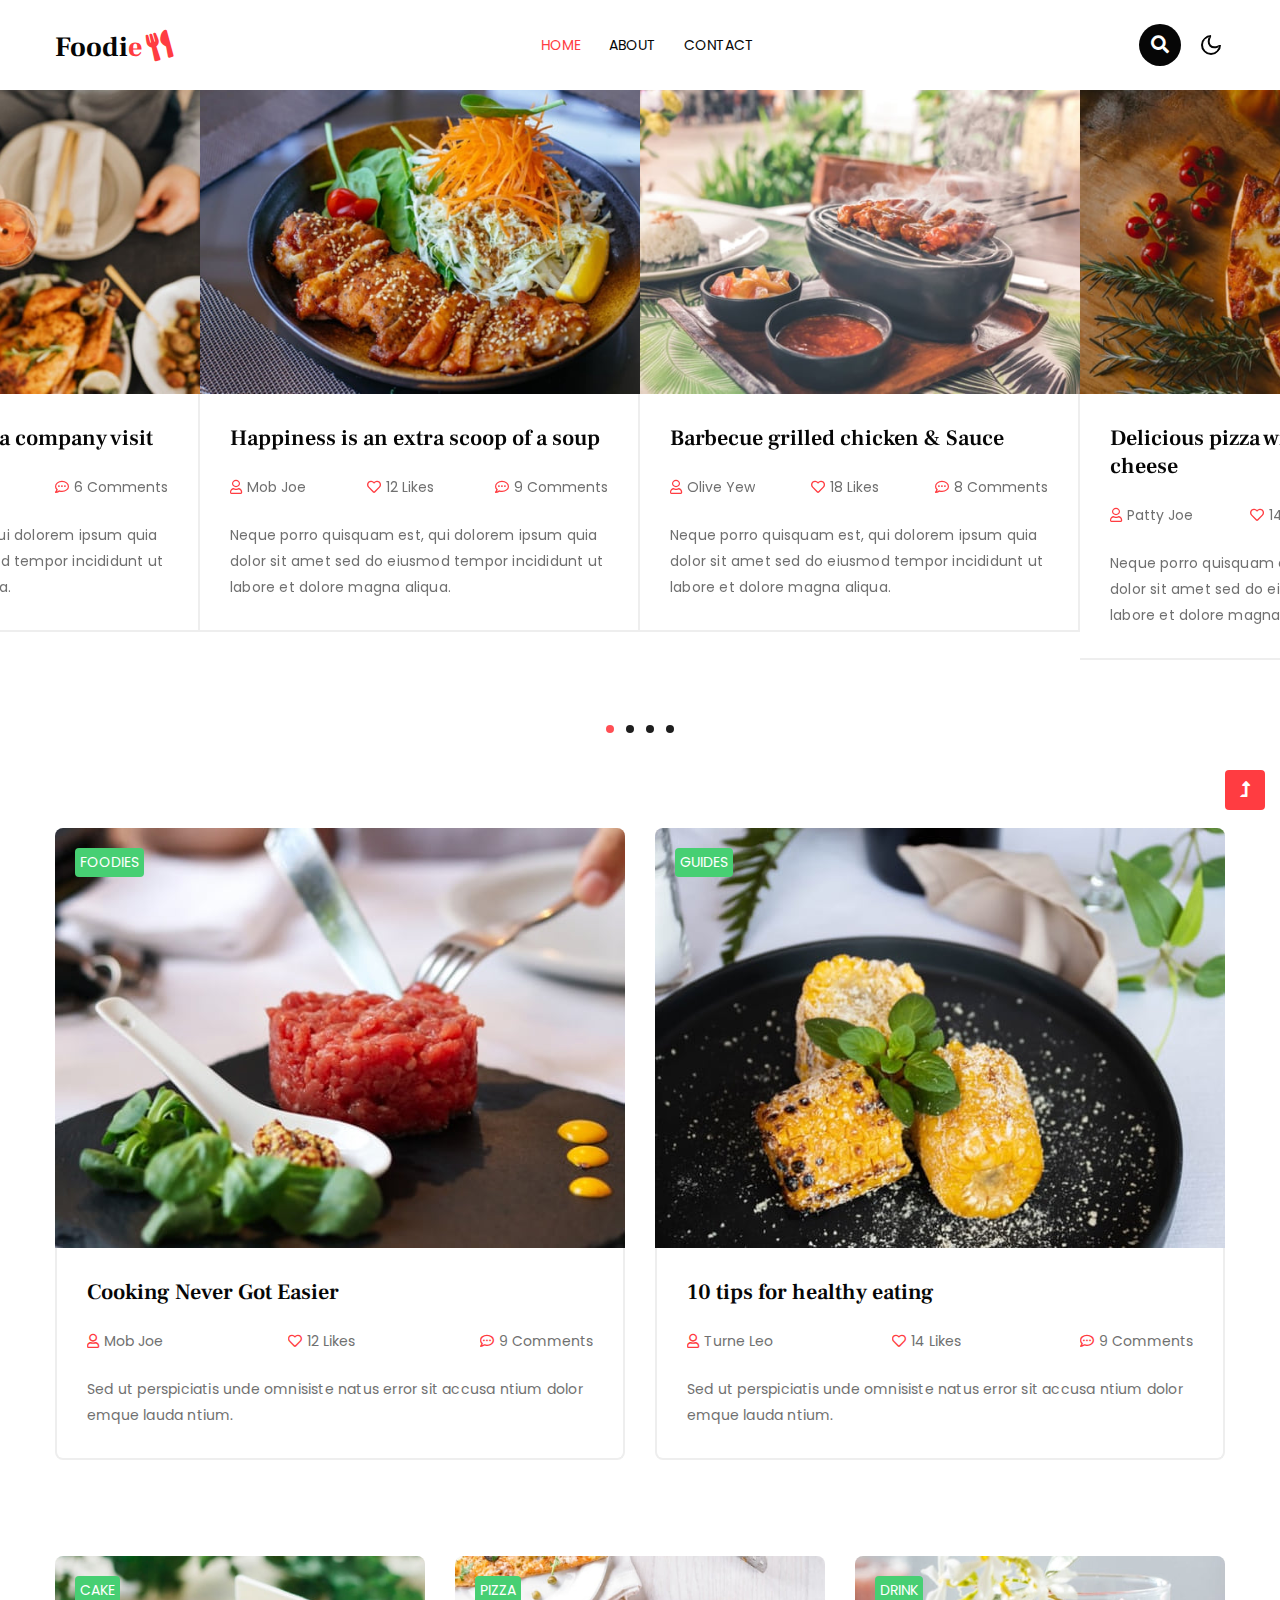
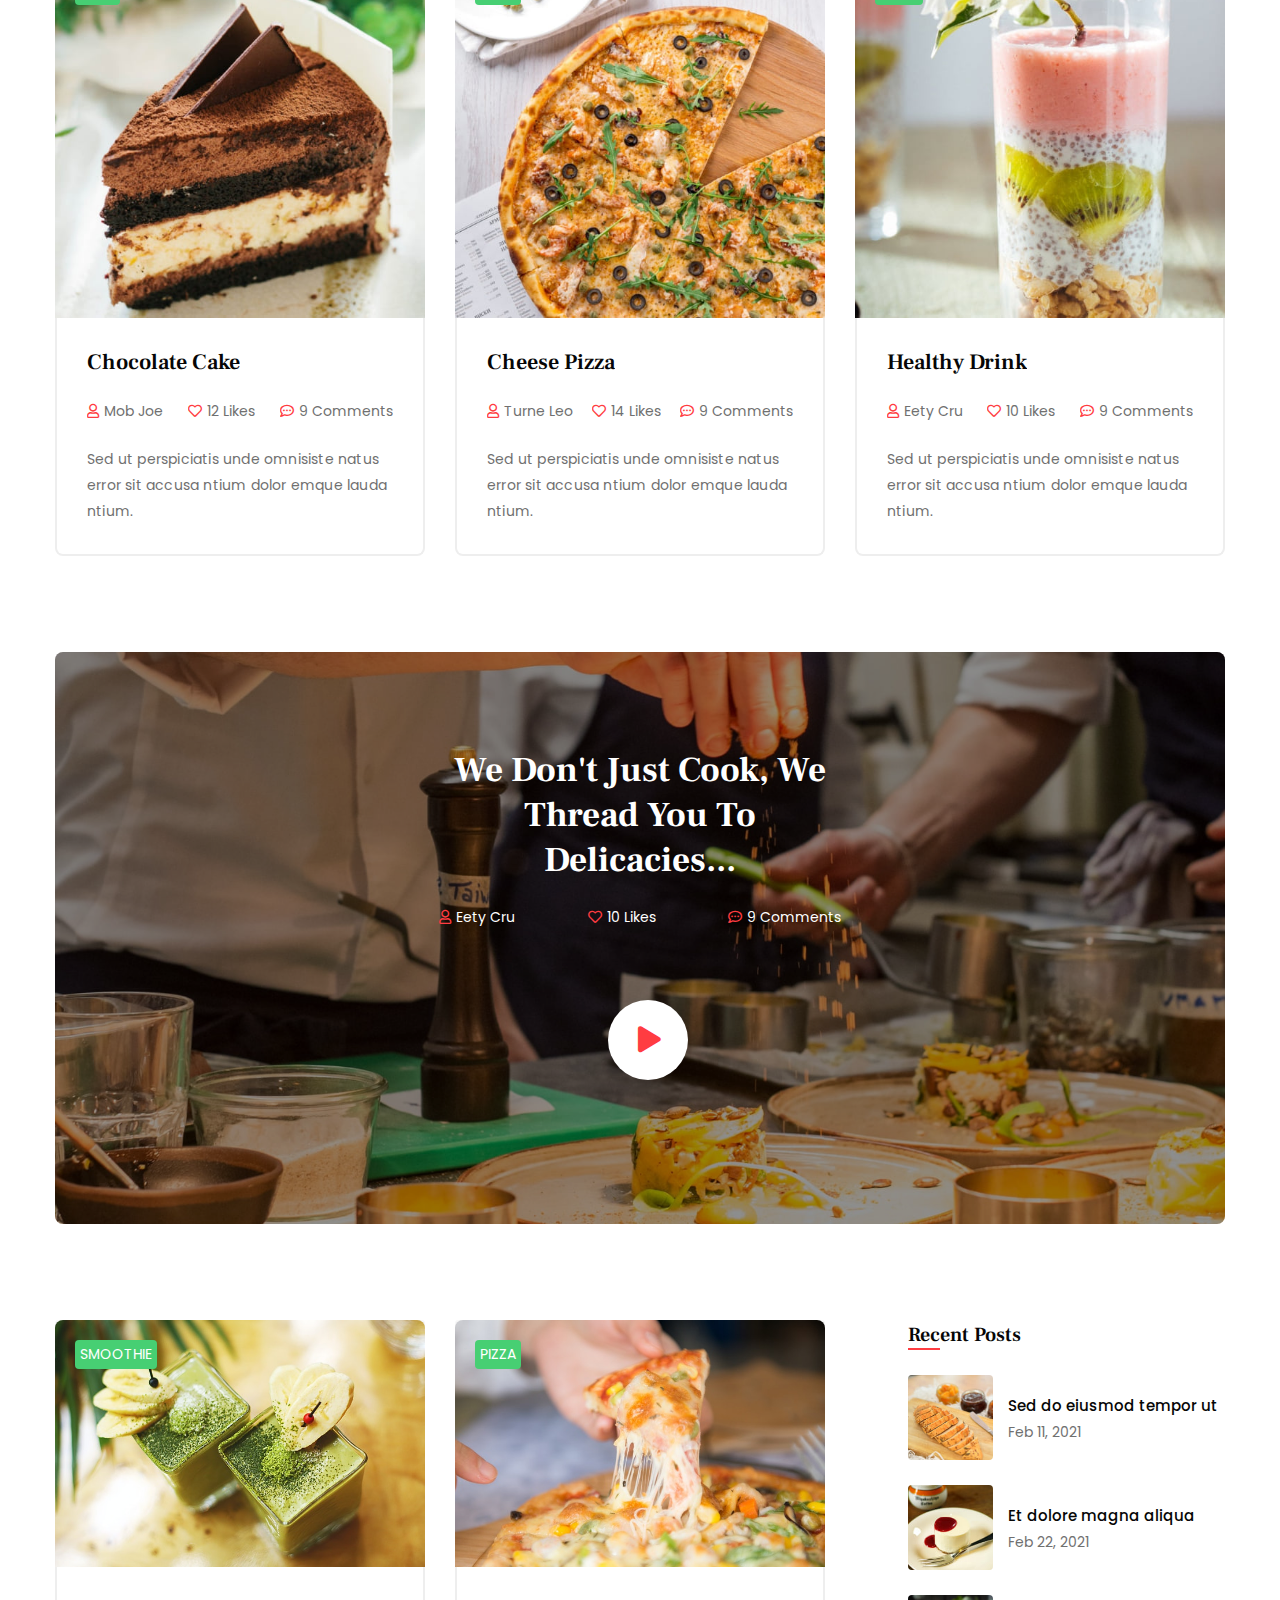
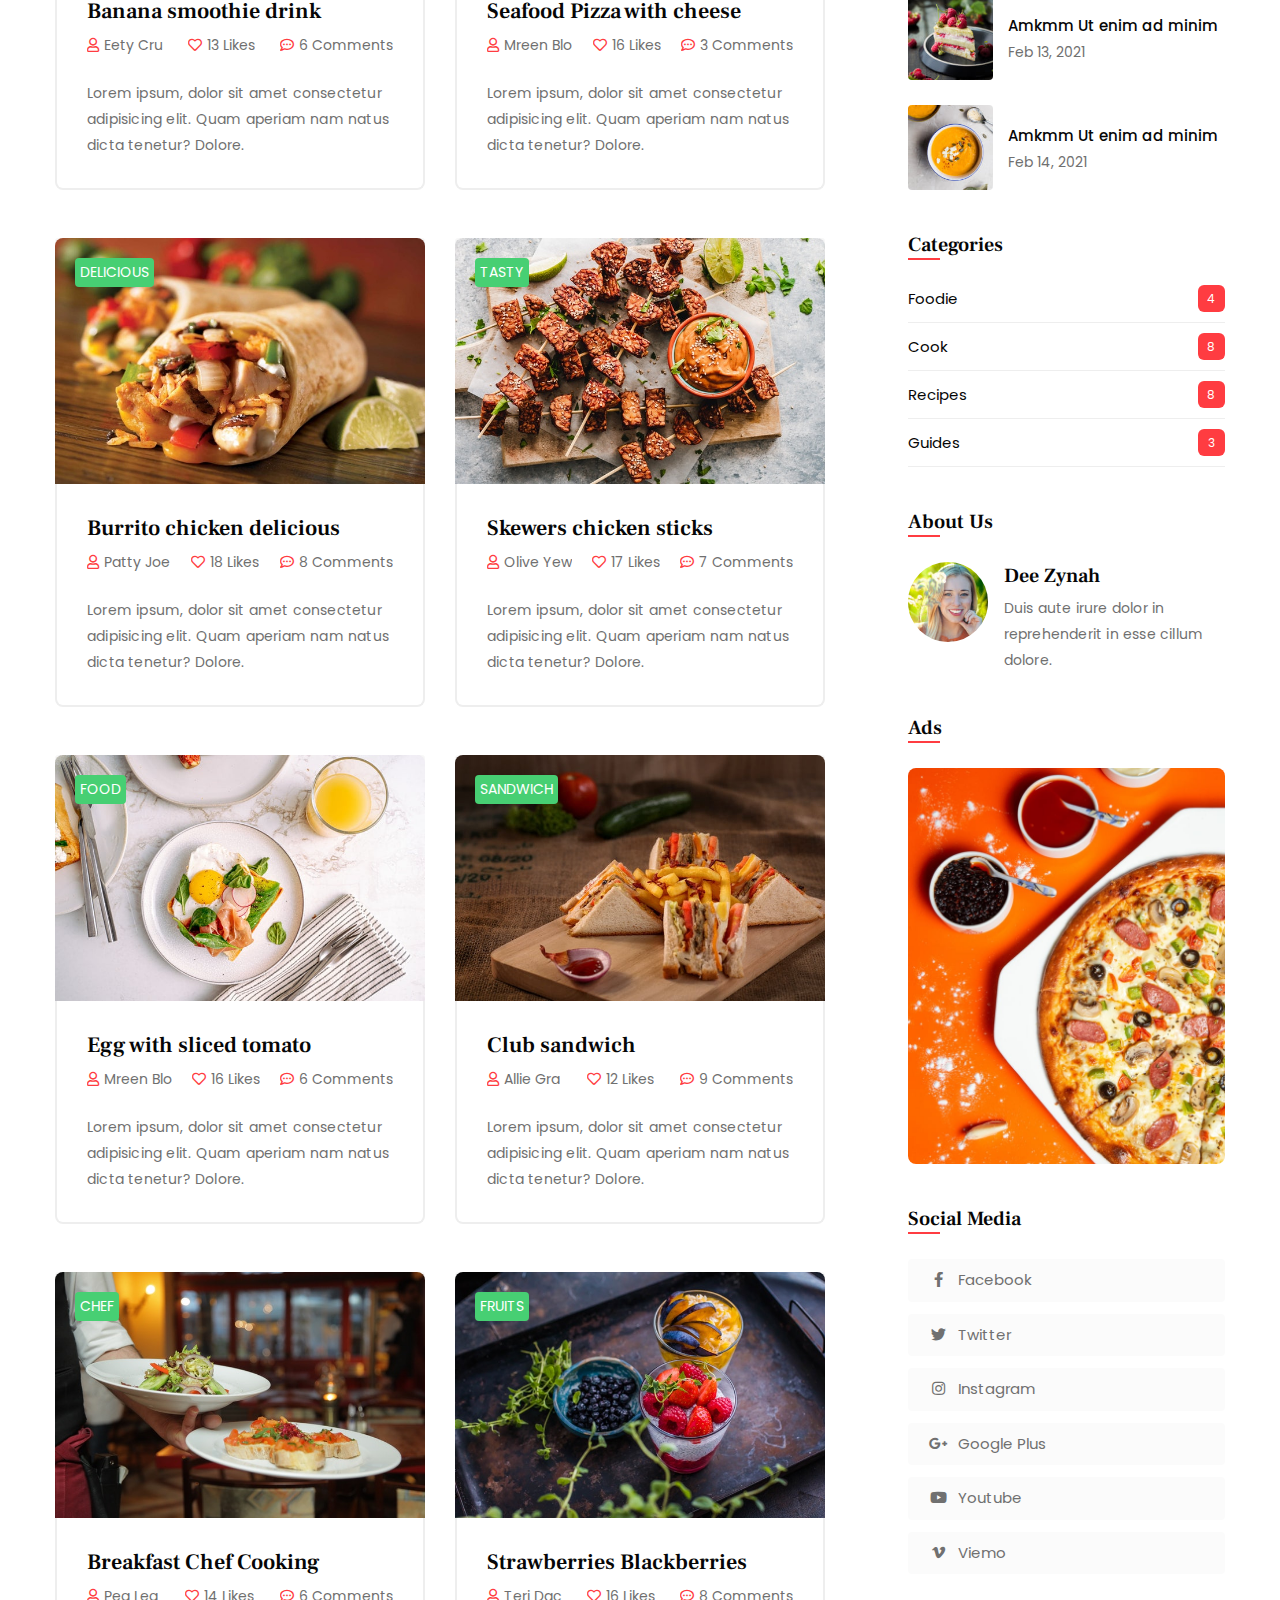
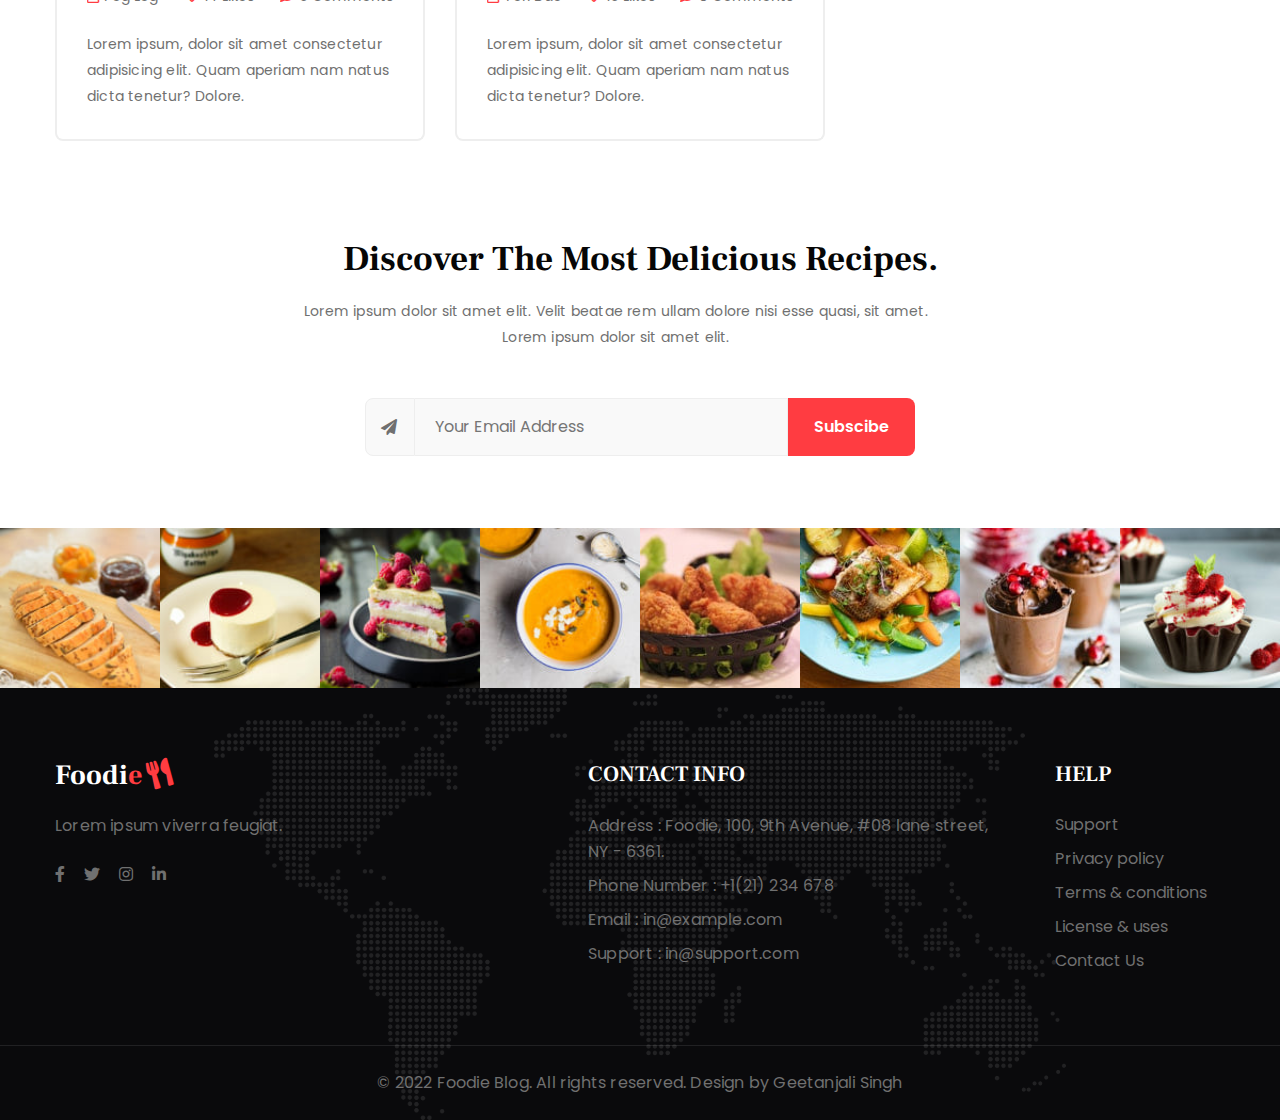
<file: index.html>
<!doctype html>
<html lang="en">

<head>
   
    <meta charset="utf-8">
    <meta name="viewport" content="width=device-width, initial-scale=1, shrink-to-fit=no">
    <title>Foodie</title>
  
    <link href="//fonts.googleapis.com/css2?family=Frank+Ruhl+Libre:wght@300;400;500;700;900&display=swap"
        rel="stylesheet">
    <link
        href="//fonts.googleapis.com/css2?family=Poppins:ital,wght@0,100;0,200;0,300;0,400;0,500;0,600;0,700;0,800;0,900;1,100;1,200;1,300;1,400;1,500;1,600;1,700;1,800;1,900&display=swap"
        rel="stylesheet">
   
    <link rel="stylesheet" href="assets/css/style-starter.css">
</head>

<body>
   
    <header id="site-header" class="fixed-top">
        <div class="container">
            <nav class="navbar navbar-expand-lg stroke">
                <h1>
                    <a class="navbar-brand" href="index.html">
                        Foodi<span>e</span><i class="fas fa-utensils"></i>
                    </a>
                </h1>
               
                <button class="navbar-toggler  collapsed bg-gradient" type="button" data-toggle="collapse"
                    data-target="#navbarTogglerDemo02" aria-controls="navbarTogglerDemo02" aria-expanded="false"
                    aria-label="Toggle navigation">
                    <span class="navbar-toggler-icon fa icon-expand fa-bars"></span>
                    <span class="navbar-toggler-icon fa icon-close fa-times"></span>
                </button>

                <div class="collapse navbar-collapse" id="navbarTogglerDemo02">
                    <ul class="navbar-nav mx-lg-auto">
                        <li class="nav-item active">
                            <a class="nav-link" href="index.html">Home <span class="sr-only">(current)</span></a>
                        </li>
                        <li class="nav-item">
                            <a class="nav-link" href="about.html">About</a>
                        </li>
                        <li class="nav-item">
                            <a class="nav-link" href="contact.html">Contact</a>
                        </li>
                    </ul>
                </div>
                <!-- search button -->
                <div class="search-right ml-lg-3">
                    <div class="search-container">
                        <form action="/search" method="get">
                            <input class="search expandright" id="searchright" type="search" name="q"
                                placeholder="Search">
                            <label class="button searchbutton" for="searchright"><i class="fas fa-search"></i></label>
                        </form>
                    </div>
                </div>
               
                <div class="cont-ser-position">
                    <nav class="navigation">
                        <div class="theme-switch-wrapper">
                            <label class="theme-switch" for="checkbox">
                                <input type="checkbox" id="checkbox">
                                <div class="mode-container">
                                    <i class="gg-sun"></i>
                                    <i class="gg-moon"></i>
                                </div>
                            </label>
                        </div>
                    </nav>
                </div>
             
            </nav>
        </div>
    </header>
   
    <section class="w3l-banner-blog py-5">
        <div class="w3l-main-blog py-4">
            <div class="owl-blog owl-carousel owl-theme">
                <div class="item">
                    <div class="news-img position-relative">
                        <a href="blog-single.html"><img src="assets/images/banner-blog1.jpg" class="img-fluid img-responsive"
                                alt="news image"></a>
                        <div class="title-wrap">
                            <h4 class="title"><a href="blog-single.html">Happiness is an extra scoop of a soup</a></h4>
                            <ul class="admin-list mt-2 mb-4">
                                <li><a href="#blog"><i class="far fa-user"></i>Mob Joe
                                    </a></li>
                                <li><a href="#blog"><i class="far fa-heart"></i>12 Likes</a></li>
                                <li><a href="#blog"><i class="far fa-comment-dots"></i>9 Comments</a>
                                </li>
                            </ul>
                            <p>Neque porro quisquam est, qui dolorem ipsum quia dolor sit amet sed do eiusmod tempor
                                incididunt ut labore et dolore magna aliqua.</p>
                        </div>
                    </div>
                </div>
                <div class="item">
                    <div class="news-img">
                        <a href="blog-single.html"><img src="assets/images/banner-blog2.jpg" class="img-fluid img-responsive"
                                alt="news image"></a>
                        <div class="title-wrap">
                            <h4 class="title"><a href="blog-single.html">Barbecue grilled chicken & Sauce</a></h4>
                            <ul class="admin-list mt-2 mb-4">
                                <li><a href="#blog"><i class="far fa-user"></i>Olive Yew
                                    </a></li>
                                <li><a href="#blog"><i class="far fa-heart"></i>18 Likes</a></li>
                                <li><a href="#blog"><i class="far fa-comment-dots"></i>8 Comments</a>
                                </li>
                            </ul>
                            <p>Neque porro quisquam est, qui dolorem ipsum quia dolor sit amet sed do eiusmod tempor
                                incididunt ut labore et dolore magna aliqua.</p>
                        </div>
                    </div>
                </div>
                <div class="item">
                    <div class="news-img">
                        <a href="blog-single.html"><img src="assets/images/banner-blog3.jpg" class="img-fluid img-responsive"
                                alt="news image"></a>
                        <div class="title-wrap">
                            <h4 class="title"><a href="blog-single.html">Delicious pizza with mozzarella cheese</a></h4>
                            <ul class="admin-list mt-2 mb-4">
                                <li><a href="#blog"><i class="far fa-user"></i>Patty Joe
                                    </a></li>
                                <li><a href="#blog"><i class="far fa-heart"></i>14 Likes</a></li>
                                <li><a href="#blog"><i class="far fa-comment-dots"></i>5 Comments</a>
                                </li>
                            </ul>
                            <p>Neque porro quisquam est, qui dolorem ipsum quia dolor sit amet sed do eiusmod tempor
                                incididunt ut labore et dolore magna aliqua.</p>
                        </div>
                    </div>
                </div>
                <div class="item">
                    <div class="news-img">
                        <a href="blog-single.html"><img src="assets/images/banner-blog6.jpg" class="img-fluid img-responsive"
                                alt="news image"></a>
                        <div class="title-wrap">
                            <h4 class="title"><a href="blog-single.html">How to make a quick and easy breakfast?</a></h4>
                            <ul class="admin-list mt-2 mb-4">
                                <li><a href="#blog"><i class="far fa-user"></i>Mreen Blo
                                    </a></li>
                                <li><a href="#blog"><i class="far fa-heart"></i>13 Likes</a></li>
                                <li><a href="#blog"><i class="far fa-comment-dots"></i>6 Comments</a>
                                </li>
                            </ul>
                            <p>Neque porro quisquam est, qui dolorem ipsum quia dolor sit amet sed do eiusmod tempor
                                incididunt ut labore et dolore magna aliqua.</p>
                        </div>
                    </div>
                </div>
                <div class="item">
                    <div class="news-img">
                        <a href="blog-single.html"><img src="assets/images/banner-blog5.jpg" class="img-fluid img-responsive"
                                alt="news image"></a>
                        <div class="title-wrap">
                            <h4 class="title"><a href="blog-single.html">Breakfast with Bun & White cream</a></h4>
                            <ul class="admin-list mt-2 mb-4">
                                <li><a href="#blog"><i class="far fa-user"></i>Allie Gra
                                    </a></li>
                                <li><a href="#blog"><i class="far fa-heart"></i>14 Likes</a></li>
                                <li><a href="#blog"><i class="far fa-comment-dots"></i>7 Comments</a>
                                </li>
                            </ul>
                            <p>Neque porro quisquam est, qui dolorem ipsum quia dolor sit amet sed do eiusmod tempor
                                incididunt ut labore et dolore magna aliqua.</p>
                        </div>
                    </div>
                </div>
                <div class="item">
                    <div class="news-img">
                        <a href="blog-single.html"><img src="assets/images/banner-blog8.jpg" class="img-fluid img-responsive"
                                alt="news image"></a>
                        <div class="title-wrap">
                            <h4 class="title"><a href="blog-single.html">12 must-eat breakfast egg sandwiches</a></h4>
                            <ul class="admin-list mt-2 mb-4">
                                <li><a href="#blog"><i class="far fa-user"></i>Peg Leg
                                    </a></li>
                                <li><a href="#blog"><i class="far fa-heart"></i>16 Likes</a></li>
                                <li><a href="#blog"><i class="far fa-comment-dots"></i>8 Comments</a>
                                </li>
                            </ul>
                            <p>Neque porro quisquam est, qui dolorem ipsum quia dolor sit amet sed do eiusmod tempor
                                incididunt ut labore et dolore magna aliqua.</p>
                        </div>
                    </div>
                </div>
                <div class="item">
                    <div class="news-img">
                        <a href="blog-single.html"><img src="assets/images/banner-blog4.jpg" class="img-fluid img-responsive"
                                alt="news image"></a>
                        <div class="title-wrap">
                            <h4 class="title"><a href="blog-single.html">The plate of rice & cooked meat</a></h4>
                            <ul class="admin-list mt-2 mb-4">
                                <li><a href="#blog"><i class="far fa-user"></i>Teri Dac
                                    </a></li>
                                <li><a href="#blog"><i class="far fa-heart"></i>14 Likes</a></li>
                                <li><a href="#blog"><i class="far fa-comment-dots"></i>4 Comments</a>
                                </li>
                            </ul>
                            <p>Neque porro quisquam est, qui dolorem ipsum quia dolor sit amet sed do eiusmod tempor
                                incididunt ut labore et dolore magna aliqua.</p>
                        </div>
                    </div>
                </div>
                <div class="item">
                    <div class="news-img">
                        <a href="blog-single.html"><img src="assets/images/banner-blog7.jpg" class="img-fluid img-responsive"
                                alt="news image"></a>
                        <div class="title-wrap">
                            <h4 class="title"><a href="blog-single.html">Best foods to take for a company visit</a></h4>
                            <ul class="admin-list mt-2 mb-4">
                                <li><a href="#blog"><i class="far fa-user"></i>Aida Bue
                                    </a></li>
                                <li><a href="#blog"><i class="far fa-heart"></i>10 Likes</a></li>
                                <li><a href="#blog"><i class="far fa-comment-dots"></i>6 Comments</a>
                                </li>
                            </ul>
                            <p>Neque porro quisquam est, qui dolorem ipsum quia dolor sit amet sed do eiusmod tempor
                                incididunt ut labore et dolore magna aliqua.</p>
                        </div>
                    </div>
                </div>
            </div>
        </div>
    </section>
    <!-- //banner blog section -->

    <!-- 2 col section -->
    <section class="w3l-blog-sec py-5">
        <div class="container py-md-5 py-4">
            <div class="row justify-content-center">
                <div class="col-md-6">
                    <div class="blog-info">
                        <div class="position-relative">
                            <a href="#blog">
                                <img class="img-fluid" src="assets/images/banner-b1.jpg" alt="blog-image">
                            </a>
                            <a href="blog-single.html" class="category-style">Foodies</a>
                        </div>
                        <div class="title-wrap title-wrap-2">
                            <h4 class="title"><a href="#blog">Cooking Never Got Easier</a></h4>
                            <ul class="admin-list mt-2 mb-4">
                                <li><a href="#blog"><i class="far fa-user"></i>Mob Joe
                                    </a></li>
                                <li><a href="#blog"><i class="far fa-heart"></i>12 Likes</a></li>
                                <li><a href="#blog"><i class="far fa-comment-dots"></i>9 Comments</a>
                                </li>
                            </ul>
                            <p>Sed ut perspiciatis unde omnisiste natus error sit accusa ntium dolor emque
                                lauda ntium.</p>
                        </div>
                    </div>
                </div>
                <div class="col-md-6 mt-md-0 mt-4">
                    <div class="blog-info">
                        <div class="position-relative">
                            <a href="#blog">
                                <img class="img-fluid" src="assets/images/banner-b2.jpg" alt="blog-image">
                            </a>
                            <a href="blog-single.html" class="category-style">Guides</a>
                        </div>
                        <div class="title-wrap title-wrap-2">
                            <h4 class="title"><a href="#blog">10 tips for healthy eating</a></h4>
                            <ul class="admin-list mt-2 mb-4">
                                <li><a href="#blog"><i class="far fa-user"></i>Turne Leo
                                    </a></li>
                                <li><a href="#blog"><i class="far fa-heart"></i>14 Likes</a></li>
                                <li><a href="#blog"><i class="far fa-comment-dots"></i>9 Comments</a>
                                </li>
                            </ul>
                            <p>Sed ut perspiciatis unde omnisiste natus error sit accusa ntium dolor emque
                                lauda ntium.</p>
                        </div>
                    </div>
                </div>
            </div>
        </div>
    </section>
    
    <section class="w3l-blog-sec">
        <div class="container">
            <div class="row justify-content-center">
                <div class="col-xl-4 col-md-6">
                    <div class="blog-info">
                        <div class="position-relative">
                            <a href="#blog">
                                <img class="img-fluid" src="assets/images/banner-bo1.jpg" alt="blog-image">
                            </a>
                            <a href="blog-single.html" class="category-style">Cake</a>
                        </div>
                        <div class="title-wrap title-wrap-2">
                            <h4 class="title"><a href="#blog">Chocolate Cake</a></h4>
                            <ul class="admin-list mt-2 mb-4">
                                <li><a href="#blog"><i class="far fa-user"></i>Mob Joe
                                    </a></li>
                                <li><a href="#blog"><i class="far fa-heart"></i>12 Likes</a></li>
                                <li><a href="#blog"><i class="far fa-comment-dots"></i>9 Comments</a>
                                </li>
                            </ul>
                            <p>Sed ut perspiciatis unde omnisiste natus error sit accusa ntium dolor emque
                                lauda ntium.</p>
                        </div>
                    </div>
                </div>
                <div class="col-xl-4 col-md-6 mt-md-0 mt-4">
                    <div class="blog-info">
                        <div class="position-relative">
                            <a href="#blog">
                                <img class="img-fluid" src="assets/images/banner-bo2.jpg" alt="blog-image">
                            </a>
                            <a href="blog-single.html" class="category-style">Pizza</a>
                        </div>
                        <div class="title-wrap title-wrap-2">
                            <h4 class="title"><a href="#blog">Cheese Pizza</a></h4>
                            <ul class="admin-list mt-2 mb-4">
                                <li><a href="#blog"><i class="far fa-user"></i>Turne Leo
                                    </a></li>
                                <li><a href="#blog"><i class="far fa-heart"></i>14 Likes</a></li>
                                <li><a href="#blog"><i class="far fa-comment-dots"></i>9 Comments</a>
                                </li>
                            </ul>
                            <p>Sed ut perspiciatis unde omnisiste natus error sit accusa ntium dolor emque
                                lauda ntium.</p>
                        </div>
                    </div>
                </div>
                <div class="col-xl-4 col-md-6 mt-xl-0 mt-lg-5 mt-4">
                    <div class="blog-info">
                        <div class="position-relative">
                            <a href="#blog">
                                <img class="img-fluid" src="assets/images/banner-bo3.jpg" alt="blog-image">
                            </a>
                            <a href="blog-single.html" class="category-style">Drink</a>
                        </div>
                        <div class="title-wrap title-wrap-2">
                            <h4 class="title"><a href="#blog">Healthy Drink</a> </h4>
                            <ul class="admin-list mt-2 mb-4">
                                <li><a href="#blog"><i class="far fa-user"></i>Eety Cru
                                    </a></li>
                                <li><a href="#blog"><i class="far fa-heart"></i>10 Likes</a></li>
                                <li><a href="#blog"><i class="far fa-comment-dots"></i>9 Comments</a>
                                </li>
                            </ul>
                            <p>Sed ut perspiciatis unde omnisiste natus error sit accusa ntium dolor emque
                                lauda ntium.</p>
                        </div>
                    </div>
                </div>
            </div>
        </div>
    </section>
    <!-- //3 col section -->

    <!-- bg with video icon -->
    <section class="w3l-covers-14 pt-5">
        <div class="container pt-md-5 pt-4">
            <div class="blog-play-w3 text-center py-5">
                <div class="mx-auto py-5 px-4" style="max-width:450px;">
                    <h3 class="title-style text-white">We don't just cook, we thread you to delicacies...</h3>
                    <ul class="admin-list mt-4 mb-4">
                        <li><a href="#blog" class="text-white"><i class="far fa-user"></i>Eety Cru
                            </a></li>
                        <li><a href="#blog" class="text-white"><i class="far fa-heart"></i>10 Likes</a></li>
                        <li><a href="#blog" class="text-white"><i class="far fa-comment-dots"></i>9
                                Comments</a>
                        </li>
                    </ul>
                    <div class="video-section mt-5 pt-4 pb-5">
                        <!--//video-->
                        <a href="#small-dialog" class="popup-with-zoom-anim play-view text-center pl-3">
                            <span class="video-play-icon">
                                <span class="fas fa-play"></span>
                            </span>
                        </a>
                        <!-- dialog itself, mfp-hide class is required to make dialog hidden -->
                        <div id="small-dialog" class="zoom-anim-dialog mfp-hide">
                            <iframe src="https://player.vimeo.com/video/192089758" frameborder="0"
                                allow="autoplay; fullscreen" allowfullscreen></iframe>
                        </div>
                        <!--//video-->
                    </div>
                </div>
            </div>
        </div>
    </section>
    <!-- //bg with video icon -->

    <!-- blog page -->
    <section class="w3l-text-11 py-5">
        <div class="container py-md-5 py-4">
            <div class="row">
                <div class="col-lg-8 text11-content">
                    <div class="row">
                        <div class="col-sm-6 card">
                            <div class="card-header p-0 position-relative border-0">
                                <a href="#blog">
                                    <img class="card-img-bottom d-block radius-image" src="assets/images/blog1.jpg"
                                        alt="Card image cap">
                                </a>
                                <a href="blog-single.html" class="category-style">Smoothie</a>
                            </div>
                            <div class="title-wrap title-wrap-2">
                                <h4 class="title"><a href="#blog">Banana smoothie drink</a></h4>
                                <ul class="admin-list mt-2 mb-4">
                                    <li><a href="#blog"><i class="far fa-user"></i>Eety Cru
                                        </a></li>
                                    <li><a href="#blog"><i class="far fa-heart"></i>13 Likes</a></li>
                                    <li><a href="#blog"><i class="far fa-comment-dots"></i>6 Comments</a>
                                    </li>
                                </ul>
                                <p>Lorem ipsum, dolor sit amet consectetur adipisicing elit. Quam aperiam nam natus
                                    dicta tenetur? Dolore.
                                </p>
                            </div>
                        </div>
                        <div class="col-sm-6 card mt-sm-0 mt-4">
                            <div class="card-header p-0 position-relative border-0">
                                <a href="#blog">
                                    <img class="card-img-bottom d-block radius-image" src="assets/images/blog2.jpg"
                                        alt="Card image cap">
                                </a>
                                <a href="blog-single.html" class="category-style">Pizza</a>
                            </div>
                            <div class="title-wrap title-wrap-2">
                                <h4 class="title"><a href="#blog">Seafood Pizza with cheese</a></h4>
                                <ul class="admin-list mt-2 mb-4">
                                    <li><a href="#blog"><i class="far fa-user"></i>Mreen Blo
                                        </a></li>
                                    <li><a href="#blog"><i class="far fa-heart"></i>16 Likes</a></li>
                                    <li><a href="#blog"><i class="far fa-comment-dots"></i>3 Comments</a>
                                    </li>
                                </ul>
                                <p>Lorem ipsum, dolor sit amet consectetur adipisicing elit. Quam aperiam nam natus
                                    dicta tenetur? Dolore.
                                </p>
                            </div>
                        </div>
                        <div class="col-sm-6 card mt-lg-5 mt-4">
                            <div class="card-header p-0 position-relative border-0">
                                <a href="#blog">
                                    <img class="card-img-bottom d-block radius-image" src="assets/images/blog3.jpg"
                                        alt="Card image cap">
                                </a>
                                <a href="blog-single.html" class="category-style">Delicious</a>
                            </div>
                            <div class="title-wrap title-wrap-2">
                                <h4 class="title"><a href="#blog">Burrito chicken delicious </a></h4>
                                <ul class="admin-list mt-2 mb-4">
                                    <li><a href="#blog"><i class="far fa-user"></i>Patty Joe
                                        </a></li>
                                    <li><a href="#blog"><i class="far fa-heart"></i>18 Likes</a></li>
                                    <li><a href="#blog"><i class="far fa-comment-dots"></i>8 Comments</a>
                                    </li>
                                </ul>
                                <p>Lorem ipsum, dolor sit amet consectetur adipisicing elit. Quam aperiam nam natus
                                    dicta tenetur? Dolore.
                                </p>
                            </div>
                        </div>
                        <div class="col-sm-6 card mt-lg-5 mt-4">
                            <div class="card-header p-0 position-relative border-0">
                                <a href="#blog">
                                    <img class="card-img-bottom d-block radius-image" src="assets/images/blog4.jpg"
                                        alt="Card image cap">
                                </a>
                                <a href="blog-single.html" class="category-style">Tasty</a>
                            </div>
                            <div class="title-wrap title-wrap-2">
                                <h4 class="title"><a href="#blog">Skewers chicken sticks</a></h4>
                                <ul class="admin-list mt-2 mb-4">
                                    <li><a href="#blog"><i class="far fa-user"></i>Olive Yew
                                        </a></li>
                                    <li><a href="#blog"><i class="far fa-heart"></i>17 Likes</a></li>
                                    <li><a href="#blog"><i class="far fa-comment-dots"></i>7 Comments</a>
                                    </li>
                                </ul>
                                <p>Lorem ipsum, dolor sit amet consectetur adipisicing elit. Quam aperiam nam natus
                                    dicta tenetur? Dolore.
                                </p>
                            </div>
                        </div>
                        <div class="col-sm-6 card mt-lg-5 mt-4">
                            <div class="card-header p-0 position-relative border-0">
                                <a href="#blog">
                                    <img class="card-img-bottom d-block radius-image" src="assets/images/blog5.jpg"
                                        alt="Card image cap">
                                </a>
                                <a href="blog-single.html" class="category-style">Food</a>
                            </div>
                            <div class="title-wrap title-wrap-2">
                                <h4 class="title"><a href="#blog">Egg with sliced tomato</a></h4>
                                <ul class="admin-list mt-2 mb-4">
                                    <li><a href="#blog"><i class="far fa-user"></i>Mreen Blo
                                        </a></li>
                                    <li><a href="#blog"><i class="far fa-heart"></i>16 Likes</a></li>
                                    <li><a href="#blog"><i class="far fa-comment-dots"></i>6 Comments</a>
                                    </li>
                                </ul>
                                <p>Lorem ipsum, dolor sit amet consectetur adipisicing elit. Quam aperiam nam natus
                                    dicta tenetur? Dolore.
                                </p>
                            </div>
                        </div>
                        <div class="col-sm-6 card mt-lg-5 mt-4">
                            <div class="card-header p-0 position-relative border-0">
                                <a href="#blog">
                                    <img class="card-img-bottom d-block radius-image" src="assets/images/blog6.jpg"
                                        alt="Card image cap">
                                </a>
                                <a href="blog-single.html" class="category-style">Sandwich</a>
                            </div>
                            <div class="title-wrap title-wrap-2">
                                <h4 class="title"><a href="#blog">Club sandwich </a></h4>
                                <ul class="admin-list mt-2 mb-4">
                                    <li><a href="#blog"><i class="far fa-user"></i>Allie Gra
                                        </a></li>
                                    <li><a href="#blog"><i class="far fa-heart"></i>12 Likes</a></li>
                                    <li><a href="#blog"><i class="far fa-comment-dots"></i>9 Comments</a>
                                    </li>
                                </ul>
                                <p>Lorem ipsum, dolor sit amet consectetur adipisicing elit. Quam aperiam nam natus
                                    dicta tenetur? Dolore.
                                </p>
                            </div>
                        </div>
                        <div class="col-sm-6 card mt-lg-5 mt-4">
                            <div class="card-header p-0 position-relative border-0">
                                <a href="#blog">
                                    <img class="card-img-bottom d-block radius-image" src="assets/images/blog7.jpg"
                                        alt="Card image cap">
                                </a>
                                <a href="blog-single.html" class="category-style">Chef</a>
                            </div>
                            <div class="title-wrap title-wrap-2">
                                <h4 class="title"><a href="#blog">Breakfast Chef Cooking</a></h4>
                                <ul class="admin-list mt-2 mb-4">
                                    <li><a href="#blog"><i class="far fa-user"></i>Peg Leg
                                        </a></li>
                                    <li><a href="#blog"><i class="far fa-heart"></i>14 Likes</a></li>
                                    <li><a href="#blog"><i class="far fa-comment-dots"></i>6 Comments</a>
                                    </li>
                                </ul>
                                <p>Lorem ipsum, dolor sit amet consectetur adipisicing elit. Quam aperiam nam natus
                                    dicta tenetur? Dolore.
                                </p>
                            </div>
                        </div>
                        <div class="col-sm-6 card mt-lg-5 mt-4">
                            <div class="card-header p-0 position-relative border-0">
                                <a href="#blog">
                                    <img class="card-img-bottom d-block radius-image" src="assets/images/blog8.jpg"
                                        alt="Card image cap">
                                </a>
                                <a href="blog-single.html" class="category-style">Fruits</a>
                            </div>
                            <div class="title-wrap title-wrap-2">
                                <h4 class="title"><a href="#blog">Strawberries Blackberries</a></h4>
                                <ul class="admin-list mt-2 mb-4">
                                    <li><a href="#blog"><i class="far fa-user"></i>Teri Dac
                                        </a></li>
                                    <li><a href="#blog"><i class="far fa-heart"></i>16 Likes</a></li>
                                    <li><a href="#blog"><i class="far fa-comment-dots"></i>8 Comments</a>
                                    </li>
                                </ul>
                                <p>Lorem ipsum, dolor sit amet consectetur adipisicing elit. Quam aperiam nam natus
                                    dicta tenetur? Dolore.
                                </p>
                            </div>
                        </div>
                    </div>
                </div>
                <div class="sidebar-side col-lg-4 pl-lg-5 mt-lg-0 mt-5">
                    <aside class="sidebar">
                        <!-- Popular Post Widget-->
                        <div class="sidebar-widget popular-posts">
                            <div class="sidebar-title">
                                <h4>Recent Posts</h4>
                            </div>
                            <article class="post">
                                <img src="assets/images/blog-s1.jpg" alt="">
                                <div class="text">
                                    <a href="#blog">Sed do eiusmod tempor ut </a>
                                    <div class="post-info">Feb 11, 2021</div>
                                </div>
                            </article>

                            <article class="post">
                                <img src="assets/images/blog-s2.jpg" alt="">
                                <div class="text">
                                    <a href="#blog">Et dolore magna aliqua </a>
                                    <div class="post-info">Feb 22, 2021</div>
                                </div>

                            </article>

                            <article class="post">
                                <img src="assets/images/blog-s3.jpg" alt="">
                                <div class="text"><a href="#blog">Amkmm Ut enim ad minim</a>
                                    <div class="post-info">Feb 13, 2021</div>
                                </div>
                            </article>

                            <article class="post">
                                <img src="assets/images/blog-s4.jpg" alt="">
                                <div class="text"><a href="#blog">Amkmm Ut enim ad minim</a>
                                    <div class="post-info">Feb 14, 2021</div>
                                </div>
                            </article>
                        </div>

                        <!-- Category Widget -->
                        <div class="sidebar-widget sidebar-blog-category">
                            <div class="sidebar-title">
                                <h4>Categories</h4>
                            </div>
                            <ul class="blog-cat">
                                <li><a href="#link">Foodie
                                        <label>4</label></a></li>
                                <li><a href="#link">Cook
                                        <label>8</label></a></li>
                                <li><a href="#link"> Recipes
                                        <label>8</label></a></li>
                                <li><a href="#link"> Guides
                                        <label>3</label></a></li>
                            </ul>
                        </div>

                        <!-- about Widget -->
                        <div class="sidebar-widget about-widget">
                            <div class="sidebar-title">
                                <h4>About Us</h4>
                            </div>
                            <div class="d-flex">
                                <div class="img-about-w3 mr-3">
                                    <img src="assets/images/testi1.jpg" alt="" class="img-fluid" />
                                </div>
                                <div class="right-ab-block">
                                    <h3>Dee Zynah</h3>
                                    <p>Duis aute irure dolor in reprehenderit in esse cillum dolore.</p>
                                </div>
                            </div>
                        </div>

                        <!-- ads Widget -->
                        <div class="sidebar-widget">
                            <div class="sidebar-title">
                                <h4>Ads</h4>
                            </div>
                            <div class="ads-img-ab">
                                <a href="#blog"><img src="assets/images/ads.jpg" class="img-fluid" alt="" /></a>
                            </div>
                        </div>
                        <!-- social media Widget-->
                        <div class="sidebar-widget social-style">
                            <div class="sidebar-title">
                                <h4>Social Media</h4>
                            </div>
                            <a href="#facebook"><i class="fab fa-facebook-f"></i>Facebook</a>
                            <a href="#twitter"><i class="fab fa-twitter"></i>Twitter</a>
                            <a href="#instagram"><i class="fab fa-instagram"></i>Instagram</a>
                            <a href="#googleplus"><i class="fab fa-google-plus-g"></i>Google Plus</a>
                            <a href="#youtube"><i class="fab fa-youtube"></i>Youtube</a>
                            <a href="#viemo"><i class="fab fa-vimeo-v"></i>Viemo</a>
                        </div>

                    </aside>
                </div>
            </div>
        </div>
    </section>
    <!-- //blog page -->

    <!-- subscribe section -->
    <section class="w3l-project pb-5" id="subscribe">
        <div class="container pb-4">
            <div class="bottom-info">
                <div class="header-section text-center">
                    <h3 class="title-style">Discover the most delicious recipes.</h3>
                    <p class="mt-3 pr-lg-5">Lorem ipsum dolor sit amet elit. Velit beatae
                        rem ullam dolore nisi esse quasi, sit amet. Lorem ipsum dolor sit
                        amet elit.</p>
                </div>
                <form action="#" class="subscribe mt-5" method="post">
                    <div class="input-group-text"><i class="fas fa-paper-plane"></i></div>
                    <input type="email" name="email" placeholder="Your Email Address" required="">
                    <button class="btn btn-style">Subscibe</button>
                </form>
            </div>
        </div>
    </section>
    <!-- //subscribe section -->

    <!-- instagram-feeds -->
    <div class="projects" id="special">
        <div class="projects-grids">
            <div class="istagram-feeds">
                <div class="projects-w3l-grid-info">
                    <a href="blog-single.html"><img src="assets/images/blog-s1.jpg" class="img-fluid" alt="" />
                        <div class="content-overlay"></div>
                        <div class="content-details fadeIn-top">
                            <span class="fab fa-instagram"></span>
                        </div>
                    </a>
                </div>
                <div class="projects-w3l-grid-info">
                    <a href="blog-single.html"><img src="assets/images/blog-s2.jpg" class="img-fluid" alt="" />
                        <div class="content-overlay"></div>
                        <div class="content-details fadeIn-top">
                            <span class="fab fa-instagram"></span>
                        </div>
                    </a>
                </div>
                <div class="projects-w3l-grid-info">
                    <a href="blog-single.html"><img src="assets/images/blog-s3.jpg" class="img-fluid" alt="" />
                        <div class="content-overlay"></div>
                        <div class="content-details fadeIn-top">
                            <span class="fab fa-instagram"></span>
                        </div>
                    </a>
                </div>
                <div class="projects-w3l-grid-info">
                    <a href="blog-single.html"><img src="assets/images/blog-s4.jpg" class="img-fluid" alt="" />
                        <div class="content-overlay"></div>
                        <div class="content-details fadeIn-top">
                            <span class="fab fa-instagram"></span>
                        </div>
                    </a>
                </div>
                <div class="projects-w3l-grid-info">
                    <a href="blog-single.html"><img src="assets/images/blog-s5.jpg" class="img-fluid" alt="" />
                        <div class="content-overlay"></div>
                        <div class="content-details fadeIn-top">
                            <span class="fab fa-instagram"></span>
                        </div>
                    </a>
                </div>
                <div class="projects-w3l-grid-info">
                    <a href="blog-single.html"><img src="assets/images/blog-s6.jpg" class="img-fluid" alt="" />
                        <div class="content-overlay"></div>
                        <div class="content-details fadeIn-top">
                            <span class="fab fa-instagram"></span>
                        </div>
                    </a>
                </div>
                <div class="projects-w3l-grid-info">
                    <a href="blog-single.html"><img src="assets/images/blog-s8.jpg" class="img-fluid" alt="" />
                        <div class="content-overlay"></div>
                        <div class="content-details fadeIn-top">
                            <span class="fab fa-instagram"></span>
                        </div>
                    </a>
                </div>
                <div class="projects-w3l-grid-info">
                    <a href="blog-single.html"><img src="assets/images/blog-s7.jpg" class="img-fluid" alt="" />
                        <div class="content-overlay"></div>
                        <div class="content-details fadeIn-top">
                            <span class="fab fa-instagram"></span>
                        </div>
                    </a>
                </div>
            </div>
        </div>
    </div>
    <!-- //instagram-feeds -->

    <!-- footer -->
    <footer class="w3l-footer-29-main">
        <div class="footer-29 py-5">
            <div class="container py-sm-4">
                <div class="row footer-top-29">
                    <div class="col-lg-5 col-md-6 footer-list-29 footer-1">
                        <h2 class="mb-4">
                            <a class="footer-logo" href="index.html">
                                Foodi<span>e</span><i class="fas fa-utensils"></i>
                            </a>
                        </h2>
                        <p>Lorem ipsum viverra feugiat.</p>
                        <div class="main-social-footer-29 mt-md-4 mt-3">
                            <a href="#facebook" class="facebook"><i class="fab fa-facebook-f"></i></a>
                            <a href="#twitter" class="twitter"><i class="fab fa-twitter"></i></a>
                            <a href="#instagram" class="instagram"><i class="fab fa-instagram"></i></a>
                            <a href="#linkedin" class="linkedin"><i class="fab fa-linkedin-in"></i></a>
                        </div>
                    </div>

                    <div class="col-xl-5 col-lg-4 col-md-6 footer-list-29 footer-1 px-xl-5 mt-md-0 mt-5">
                        <h6 class="footer-title-29">Contact Info </h6>
                        <p class="mb-2">Address : Foodie, 100, 9th Avenue, #08 lane street, NY - 6361.
                        </p>
                        <p class="mb-2">Phone Number : <a href="tel:+1(21) 234 4567">+1(21) 234 678</a></p>
                        <p class="mb-2">Email : <a href="mailto:info@example.com">in@example.com</a></p>
                        <p>Support : <a href="mailto:info@support.com">in@support.com</a></p>
                    </div>

                    <div class="col-xl-2 col-lg-3 col-md-6 col-sm-5 col-6 footer-list-29 footer-2 mt-lg-0 mt-5">
                        <ul>
                            <h6 class="footer-title-29">Help</h6>
                            <li><a href="#support">Support</a></li>
                            <li><a href="#privacy">Privacy policy</a></li>
                            <li><a href="#terms">Terms & conditions</a></li>
                            <li><a href="#license">License & uses</a></li>
                            <li><a href="contact.html">Contact Us</a></li>
                        </ul>
                    </div>
                </div>
            </div>
        </div>
        <!-- copyright -->
        <section class="w3l-copyright text-center">
            <div class="container">
                <p class="copy-footer-29">© 2022 Foodie Blog. All rights reserved. Design by 
                        Geetanjali Singh</a></p>
            </div>
        </section>
        <!-- //copyright -->
    </footer>
  
    <button onclick="topFunction()" id="movetop" title="Go to top">
        <span class="fas fa-level-up-alt" aria-hidden="true"></span>
    </button>
    <script>
       
        window.onscroll = function () {
            scrollFunction()
        };

        function scrollFunction() {
            if (document.body.scrollTop > 20 || document.documentElement.scrollTop > 20) {
                document.getElementById("movetop").style.display = "block";
            } else {
                document.getElementById("movetop").style.display = "none";
            }
        }

        // When the user clicks on the button, scroll to the top of the document
        function topFunction() {
            document.body.scrollTop = 0;
            document.documentElement.scrollTop = 0;
        }
    </script>
    <!-- //move top -->

    <!-- common jquery plugin -->
    <script src="assets/js/jquery-3.3.1.min.js"></script>
    <!-- //common jquery plugin -->

    <!-- banner slider -->
    <script src="assets/js/owl.carousel.js"></script>
    <script>
        $(document).ready(function () {
            $('.owl-blog').owlCarousel({
                stagePadding: 200,
                loop: true,
                nav: false,
                responsiveClass: true,
                autoplay: true,
                autoplayTimeout: 5000,
                autoplaySpeed: 1000,
                autoplayHoverPause: false,
                responsive: {
                    0: {
                        items: 1,
                        stagePadding: 40,
                        nav: false
                    },
                    480: {
                        items: 1,
                        stagePadding: 40,
                        nav: true
                    },
                    667: {
                        items: 2,
                        stagePadding: 50,
                        nav: true
                    },
                    1000: {
                        items: 2,
                        nav: true
                    }
                }
            })
        })
    </script>
    
    <script src="assets/js/jquery.magnific-popup.min.js"></script>
    <script>
        $(document).ready(function () {
            $('.popup-with-zoom-anim').magnificPopup({
                type: 'inline',

                fixedContentPos: false,
                fixedBgPos: true,

                overflowY: 'auto',

                closeBtnInside: true,
                preloader: false,

                midClick: true,
                removalDelay: 300,
                mainClass: 'my-mfp-zoom-in'
            });

            $('.popup-with-move-anim').magnificPopup({
                type: 'inline',

                fixedContentPos: false,
                fixedBgPos: true,

                overflowY: 'auto',

                closeBtnInside: true,
                preloader: false,

                midClick: true,
                removalDelay: 300,
                mainClass: 'my-mfp-slide-bottom'
            });
        });
    </script>
    <!-- //magnific popup -->

    <!-- theme switch js (light and dark)-->
    <script src="assets/js/theme-change.js"></script>
    <!-- //theme switch js (light and dark)-->

    <!-- MENU-JS -->
    <script>
        $(window).on("scroll", function () {
            var scroll = $(window).scrollTop();

            if (scroll >= 80) {
                $("#site-header").addClass("nav-fixed");
            } else {
                $("#site-header").removeClass("nav-fixed");
            }
        });

        //Main navigation Active Class Add Remove
        $(".navbar-toggler").on("click", function () {
            $("header").toggleClass("active");
        });
        $(document).on("ready", function () {
            if ($(window).width() > 991) {
                $("header").removeClass("active");
            }
            $(window).on("resize", function () {
                if ($(window).width() > 991) {
                    $("header").removeClass("active");
                }
            });
        });
    </script>
   
    <script>
        $(function () {
            $('.navbar-toggler').click(function () {
                $('body').toggleClass('noscroll');
            })
        });
    </script>
   
    <script src="assets/js/bootstrap.min.js"></script>
    
</body>

</html>
</file>
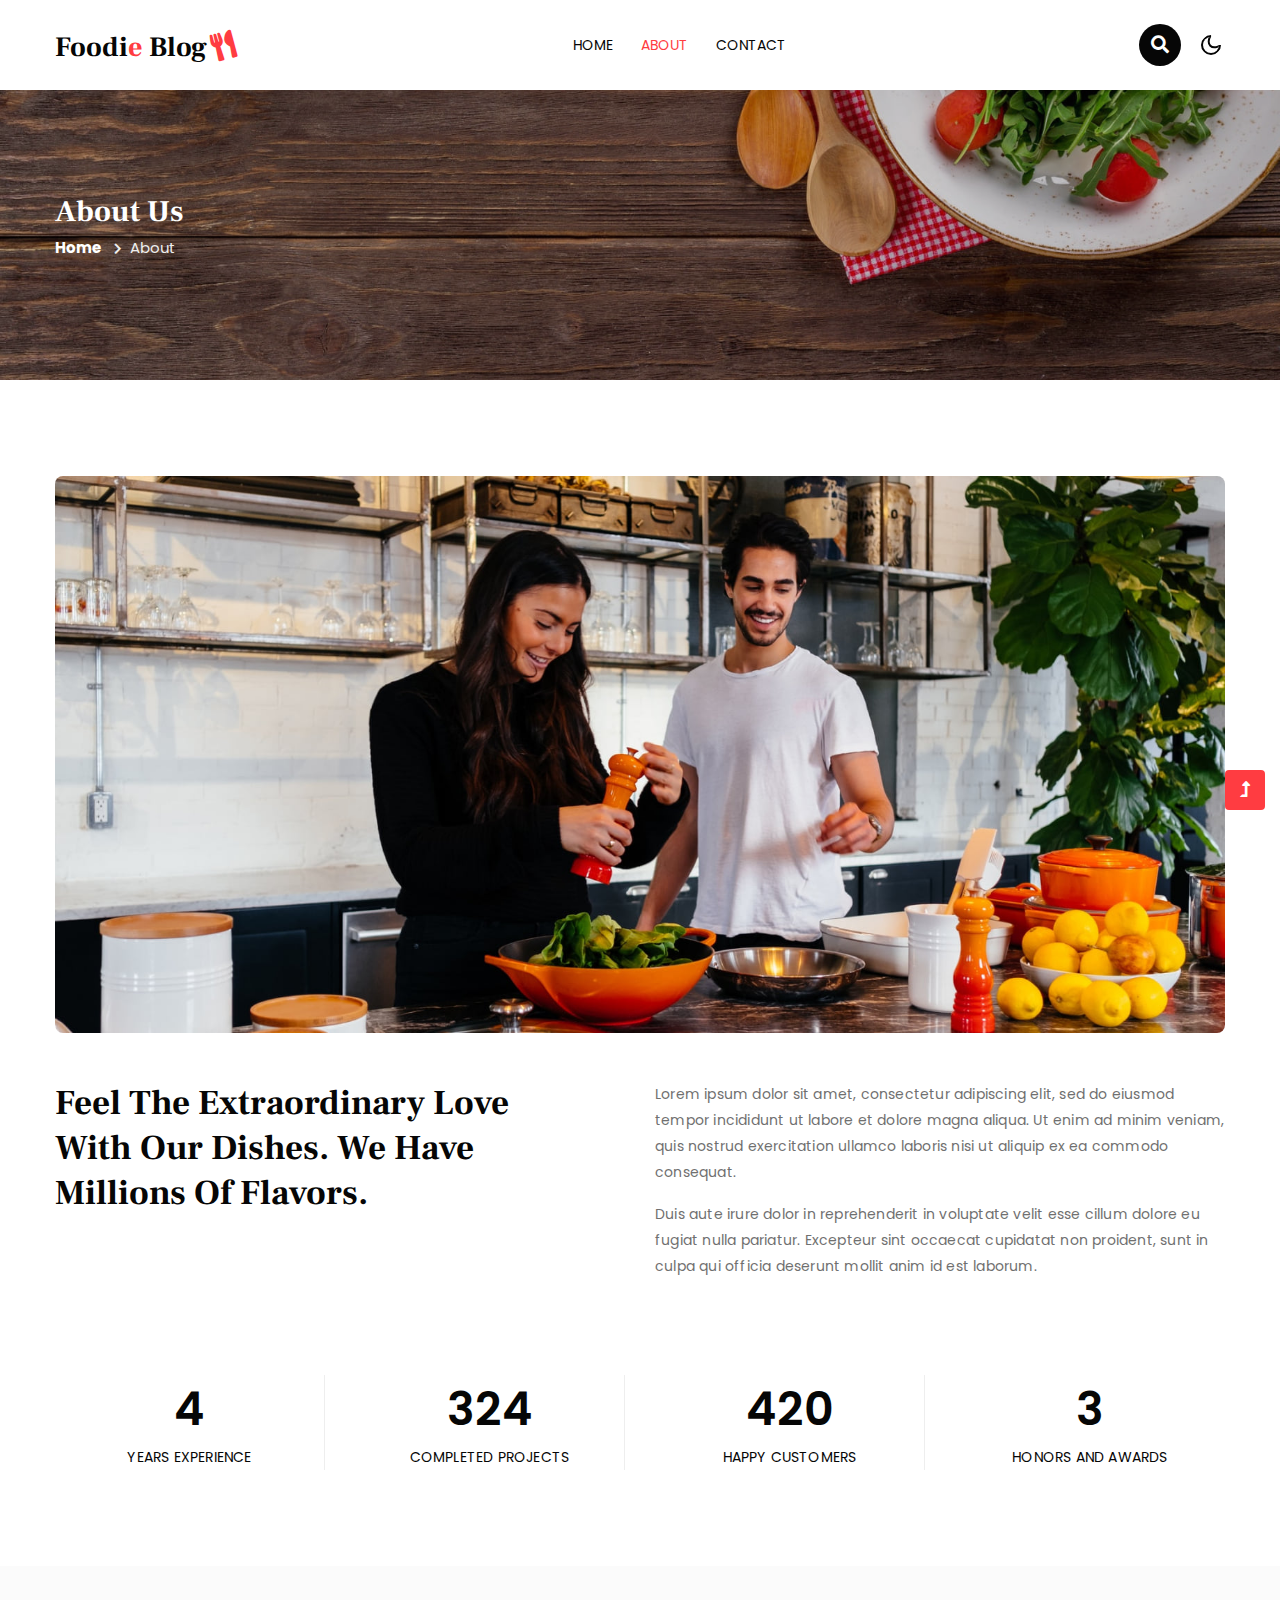
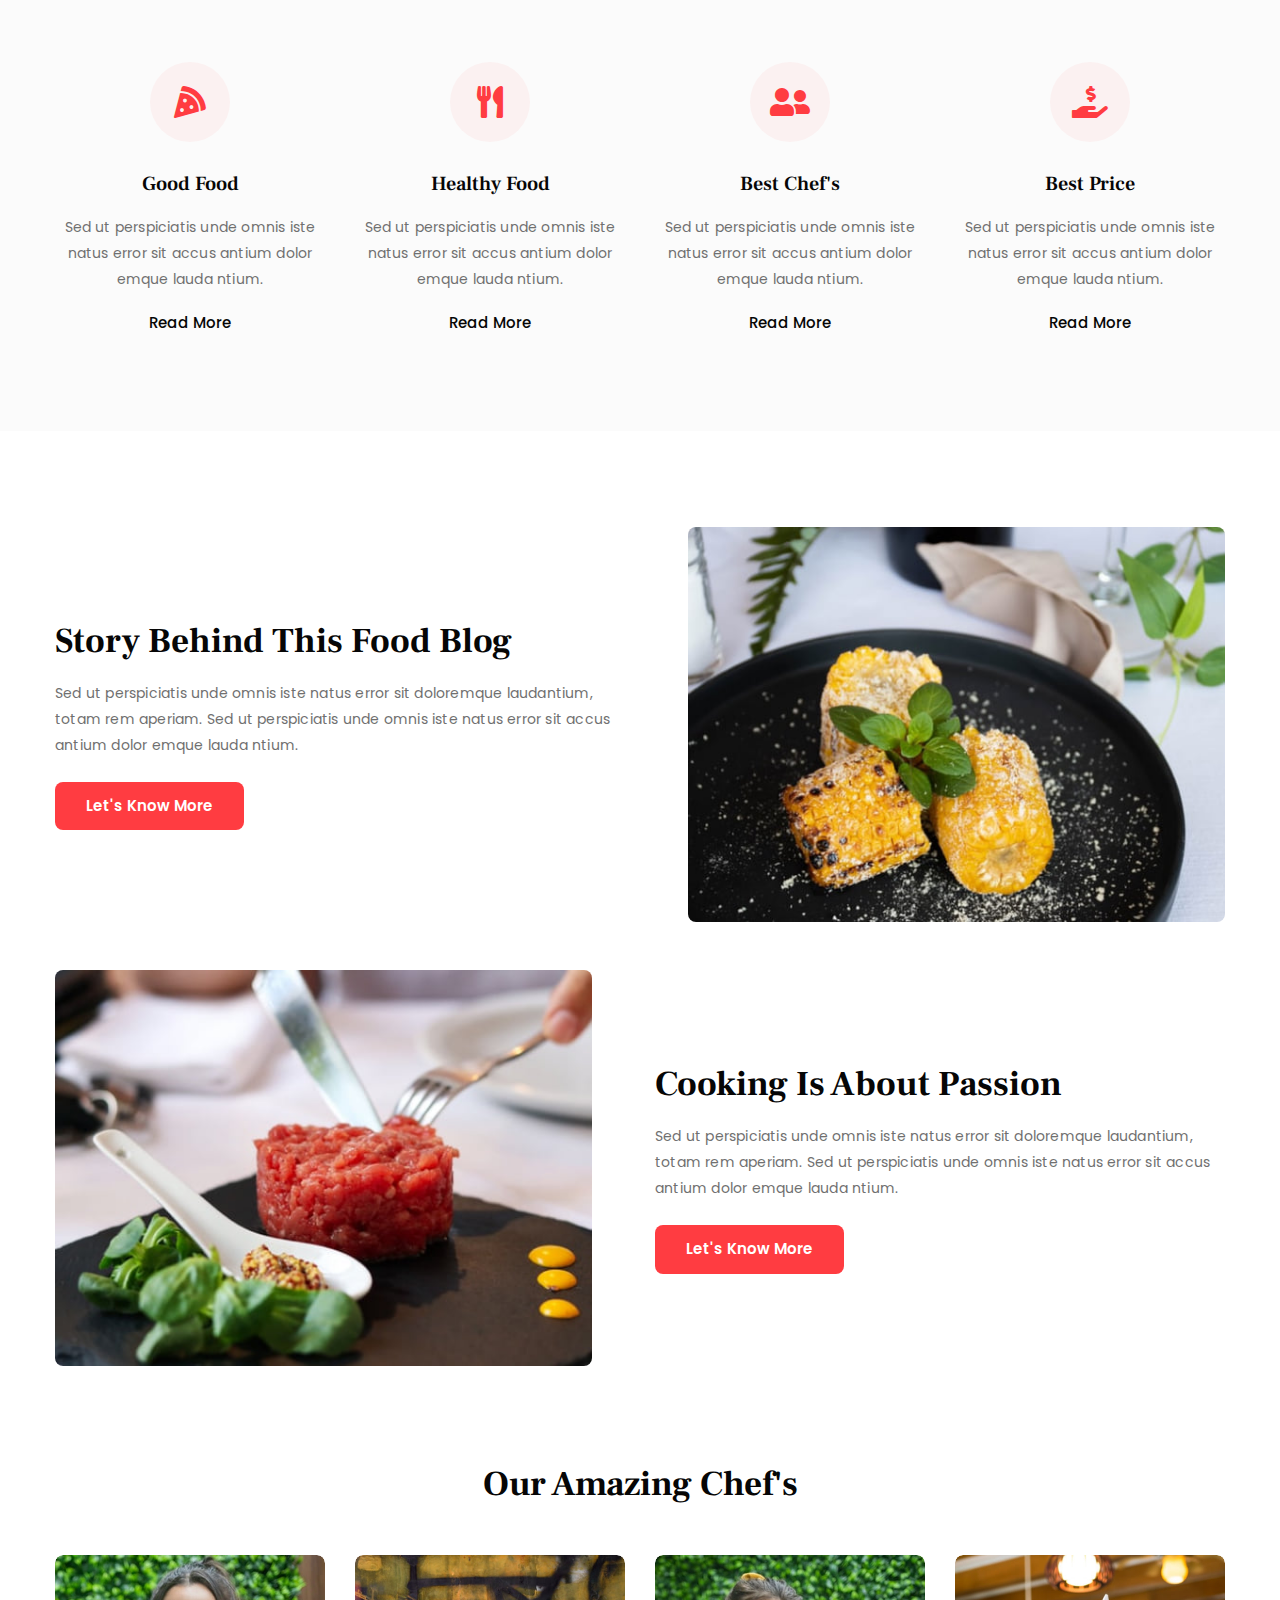
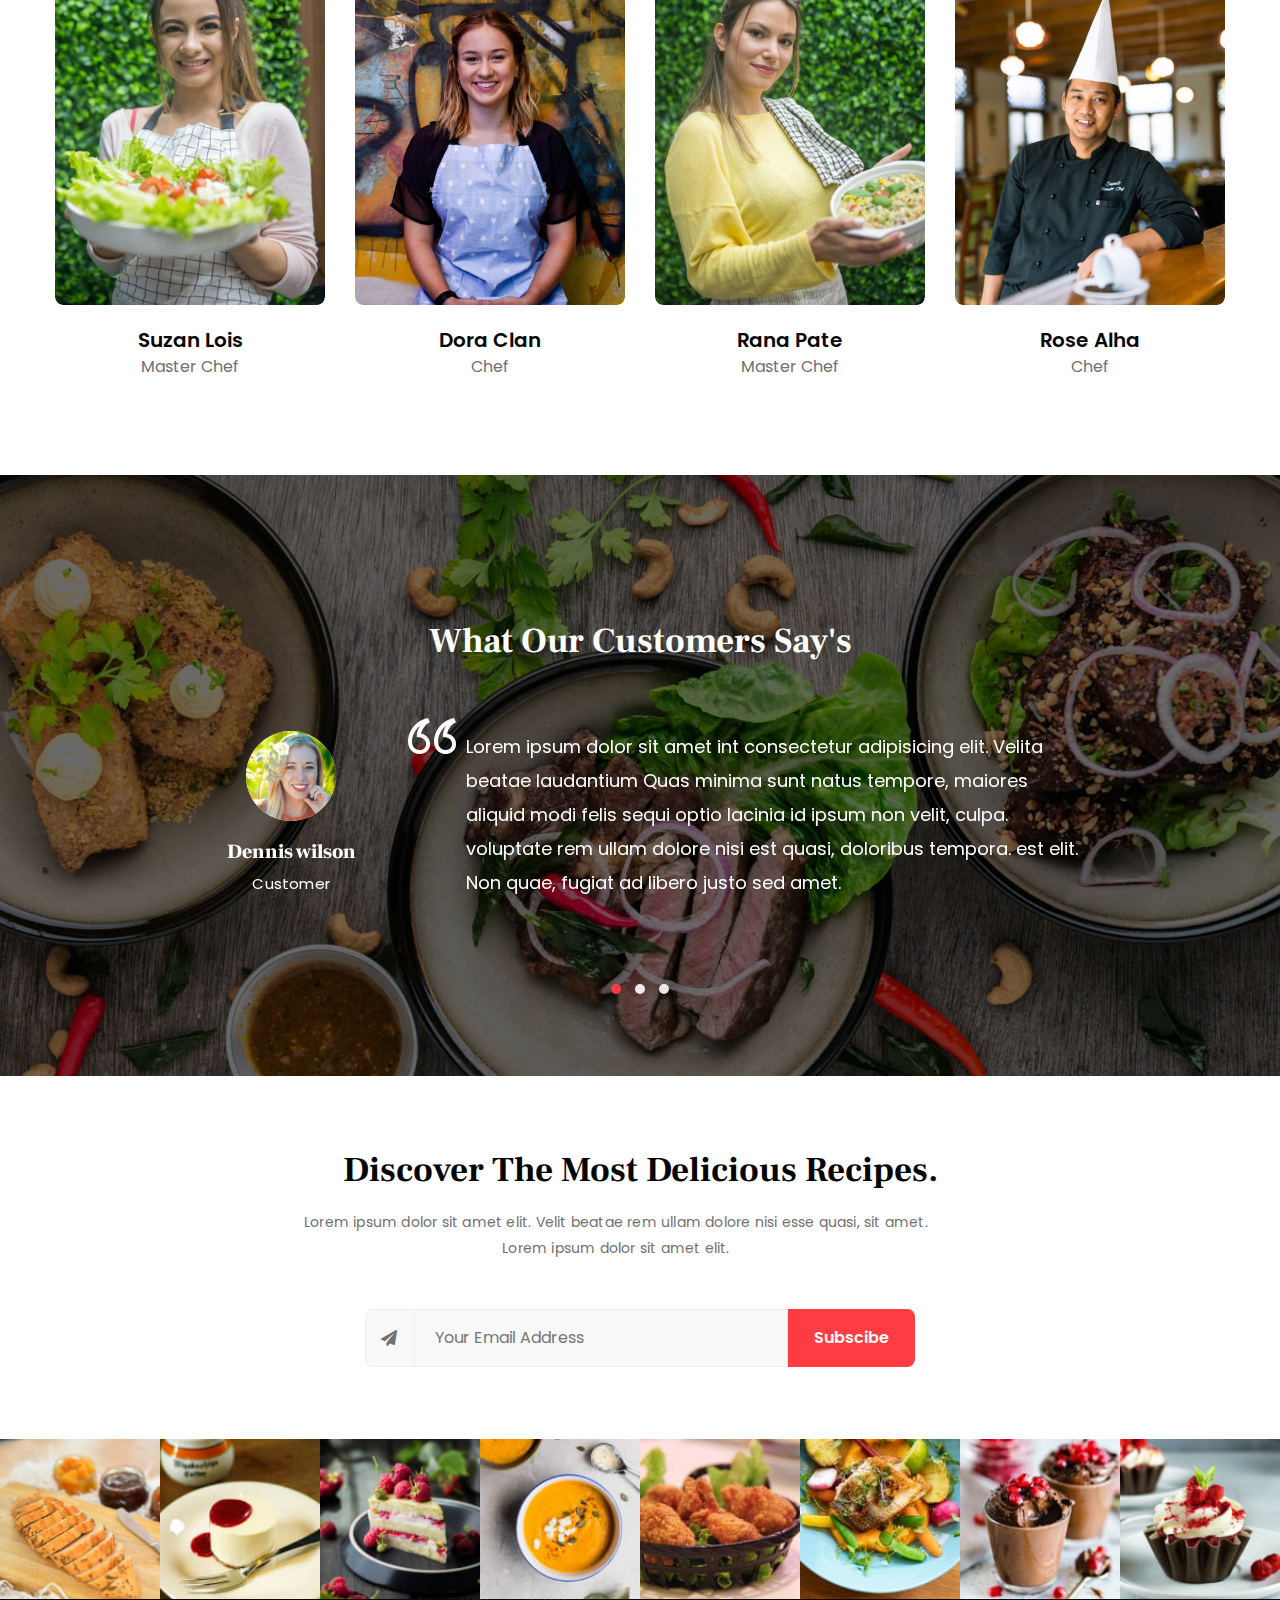
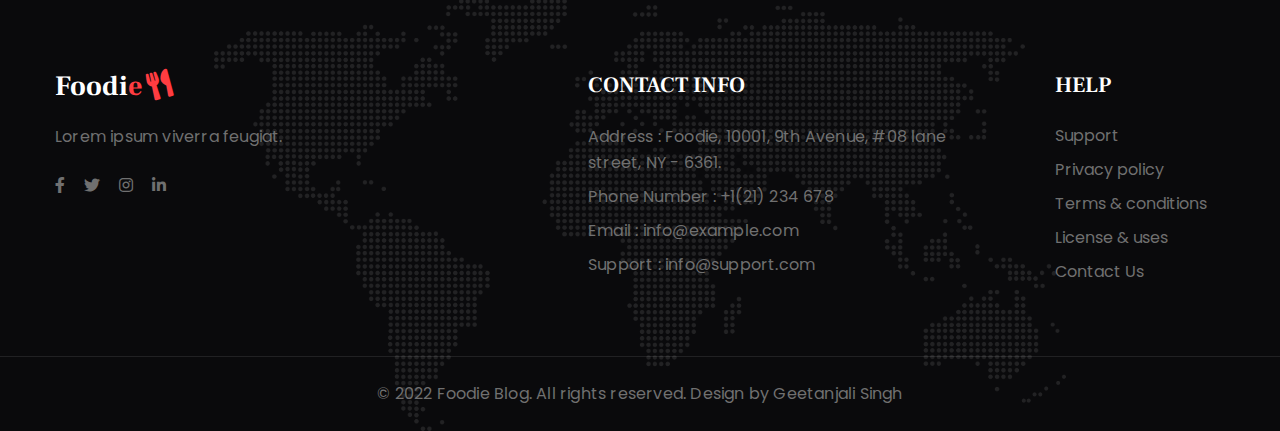
<file: about.html>
<!doctype html>
<html lang="en">

<head>
   
    <meta charset="utf-8">
    <meta name="viewport" content="width=device-width, initial-scale=1, shrink-to-fit=no">
    <title>Foodie Blog - Blog Category Bootstrap Responsive Website Template - About Us : W3Layouts</title>
    <!-- google-fonts -->
    <link href="//fonts.googleapis.com/css2?family=Frank+Ruhl+Libre:wght@300;400;500;700;900&display=swap"
        rel="stylesheet">
    <link
        href="//fonts.googleapis.com/css2?family=Poppins:ital,wght@0,100;0,200;0,300;0,400;0,500;0,600;0,700;0,800;0,900;1,100;1,200;1,300;1,400;1,500;1,600;1,700;1,800;1,900&display=swap"
        rel="stylesheet">
   
    <link rel="stylesheet" href="assets/css/style-starter.css">
</head>

<body>
    <!--header-->
    <header id="site-header" class="fixed-top">
        <div class="container">
            <nav class="navbar navbar-expand-lg stroke">
                <h1>
                    <a class="navbar-brand" href="index.html">
                        Foodi<span>e</span> Blog<i class="fas fa-utensils"></i>
                    </a>
                </h1>
               
                <button class="navbar-toggler  collapsed bg-gradient" type="button" data-toggle="collapse"
                    data-target="#navbarTogglerDemo02" aria-controls="navbarTogglerDemo02" aria-expanded="false"
                    aria-label="Toggle navigation">
                    <span class="navbar-toggler-icon fa icon-expand fa-bars"></span>
                    <span class="navbar-toggler-icon fa icon-close fa-times"></span>
                </button>

                <div class="collapse navbar-collapse" id="navbarTogglerDemo02">
                    <ul class="navbar-nav mx-lg-auto">
                        <li class="nav-item">
                            <a class="nav-link" href="index.html">Home <span class="sr-only">(current)</span></a>
                        </li>
                        <li class="nav-item active">
                            <a class="nav-link" href="about.html">About</a>
                        </li>
                        <li class="nav-item">
                            <a class="nav-link" href="contact.html">Contact</a>
                        </li>
                    </ul>
                </div>
                <!-- search button -->
                <div class="search-right ml-lg-3">
                    <div class="search-container">
                        <form action="/search" method="get">
                            <input class="search expandright" id="searchright" type="search" name="q"
                                placeholder="Search">
                            <label class="button searchbutton" for="searchright"><i class="fas fa-search"></i></label>
                        </form>
                    </div>
                </div>
                
                <div class="cont-ser-position">
                    <nav class="navigation">
                        <div class="theme-switch-wrapper">
                            <label class="theme-switch" for="checkbox">
                                <input type="checkbox" id="checkbox">
                                <div class="mode-container">
                                    <i class="gg-sun"></i>
                                    <i class="gg-moon"></i>
                                </div>
                            </label>
                        </div>
                    </nav>
                </div>
               
            </nav>
        </div>
    </header>
    
    <section class="inner-banner py-5">
        <div class="w3l-breadcrumb py-lg-5">
            <div class="container pt-sm-5 pt-4 pb-sm-4">
                <h4 class="inner-text-title font-weight-bold pt-5">About Us</h4>
                <ul class="breadcrumbs-custom-path">
                    <li><a href="index.html">Home</a></li>
                    <li class="active"><span class="fa fa-chevron-right mx-2" aria-hidden="true"></span>About</li>
                </ul>
            </div>
        </div>
    </section>
    <!-- //inner banner -->

    <!-- about section -->
    <section class="about-section py-5">
        <div class="container py-md-5 py-4">
            <img src="assets/images/about.jpg" alt="" class="img-fluid radius-image">
            <div class="row mt-sm-5 mt-4">
                <div class="col-lg-6 about-left-inner pr-lg-5">
                    <h3 class="title-style">Feel the extraordinary love with our dishes. We have millions of flavors.
                    </h3>
                </div>
                <div class="col-lg-6 about-right-inner mt-lg-0 mt-4">
                    <p>Lorem ipsum dolor sit amet, consectetur adipiscing elit, sed do eiusmod tempor
                        incididunt ut labore et dolore magna aliqua. Ut enim ad minim veniam, quis nostrud exercitation
                        ullamco laboris nisi ut aliquip ex ea commodo consequat. </p>
                    <p class="mt-3">Duis aute irure dolor in reprehenderit in voluptate velit esse cillum dolore eu
                        fugiat nulla pariatur. Excepteur sint occaecat cupidatat non proident, sunt in culpa qui officia
                        deserunt mollit anim id est laborum.</p>
                </div>
            </div>
        </div>
    </section>
    
    <section class="w3_stats pb-5" id="stats">
        <div class="container pb-md-5 pb-4">
            <div class="w3-stats">
                <div class="row text-center">
                    <div class="col-lg-3 col-sm-6">
                        <div class="counter">
                            <div class="timer count-title count-number" data-to="36" data-speed="1500"></div>
                            <p class="count-text">Years Experience</p>
                        </div>
                    </div>
                    <div class="col-lg-3 col-sm-6 mt-sm-0 mt-4">
                        <div class="counter">
                            <div class="timer count-title count-number" data-to="2780" data-speed="1500"></div>
                            <p class="count-text">Completed Projects</p>
                        </div>
                    </div>
                    <div class="col-lg-3 col-sm-6 mt-lg-0 mt-4">
                        <div class="counter">
                            <div class="timer count-title count-number" data-to="3600" data-speed="1500"></div>
                            <p class="count-text">Happy Customers</p>
                        </div>
                    </div>
                    <div class="col-lg-3 col-sm-6 mt-lg-0 mt-4">
                        <div class="counter border-right-0">
                            <div class="timer count-title count-number" data-to="26" data-speed="1500"></div>
                            <p class="count-text">Honors and Awards</p>
                        </div>
                    </div>
                </div>
            </div>
        </div>
    </section>
    <!-- //stats -->

    <!-- 3 grids with icon section -->
    <section class="w3l-feature-8">
        <div class="features-main py-5">
            <div class="container py-md-5 py-4">
                <div class="row text-center">
                    <div class="col-lg-3 col-sm-6 feature-body">
                        <div class="feature-icon">
                            <i class="fas fa-pizza-slice"></i>
                        </div>
                        <div class="feature-info">
                            <h3 class="feature-title mb-3"><a href="#featured">Good Food</a></h3>
                            <p>Sed ut perspiciatis unde omnis iste natus error sit accus antium dolor emque lauda ntium.
                            </p>
                            <a href="#featured" class="feature-link">Read More</a>
                        </div>
                    </div>
                    <div class="col-lg-3 col-sm-6 feature-body mt-sm-0 mt-5">
                        <div class="feature-icon">
                            <i class="fas fa-utensils"></i>
                        </div>
                        <div class="feature-info">
                            <h3 class="feature-title mb-3"><a href="#featured">Healthy Food</a></h3>
                            <p>Sed ut perspiciatis unde omnis iste natus error sit accus antium dolor emque lauda ntium.
                            </p>
                            <a href="#featured" class="feature-link">Read More</a>
                        </div>
                    </div>
                    <div class="col-lg-3 col-sm-6 feature-body mt-lg-0 mt-5">
                        <div class="feature-icon">
                            <i class="fas fa-user-friends"></i>
                        </div>
                        <div class="feature-info">
                            <h3 class="feature-title mb-3"><a href="#featured">Best Chef's</a></h3>
                            <p>Sed ut perspiciatis unde omnis iste natus error sit accus antium dolor emque lauda ntium.
                            </p>
                            <a href="#featured" class="feature-link">Read More</a>
                        </div>
                    </div>
                    <div class="col-lg-3 col-sm-6 feature-body mt-lg-0 mt-5">
                        <div class="feature-icon">
                            <i class="fas fa-hand-holding-usd"></i>
                        </div>
                        <div class="feature-info">
                            <h3 class="feature-title mb-3"><a href="#featured">Best Price</a></h3>
                            <p>Sed ut perspiciatis unde omnis iste natus error sit accus antium dolor emque lauda ntium.
                            </p>
                            <a href="#featured" class="feature-link">Read More</a>
                        </div>
                    </div>
                </div>
            </div>
        </div>
    </section>
    
    <section class="image-with-content pt-5">
        <div class="container pt-md-5 pt-4">
            <div class="row align-items-center">
                <div class="col-lg-6 content-sec-1">
                    <h3 class="title-style mb-3">Story behind this food blog</h3>
                    <p>Sed ut perspiciatis unde omnis iste natus error sit
                        doloremque laudantium, totam rem aperiam. Sed ut perspiciatis unde omnis iste natus error sit
                        accus antium dolor emque lauda ntium.
                    </p>
                    <a class="btn btn-style mt-4" href="#blog">Let's Know More</a>
                </div>
                <div class="col-lg-6 pl-lg-5 mt-lg-0 mt-sm-5 mt-4">
                    <img src="assets/images/banner-b2.jpg" alt="" class="img-fluid radius-image">
                </div>
            </div>
            <div class="row align-items-center mt-5">
                <div class="col-lg-6 pr-lg-5 mt-lg-0 mt-sm-5 mt-4 order-lg-1 order-2">
                    <img src="assets/images/banner-b1.jpg" alt="" class="img-fluid radius-image">
                </div>
                <div class="col-lg-6 content-sec-1 order-lg-2 order-1">
                    <h3 class="title-style mb-3">Cooking is about passion</h3>
                    <p>Sed ut perspiciatis unde omnis iste natus error sit
                        doloremque laudantium, totam rem aperiam. Sed ut perspiciatis unde omnis iste natus error sit
                        accus antium dolor emque lauda ntium.
                    </p>
                    <a class="btn btn-style mt-4" href="#blog">Let's Know More</a>
                </div>
            </div>
        </div>
    </section>
    
    <section class="w3l-team section py-5" id="team">
        <div class="container py-md-5 py-4">
            <h3 class="title-style text-center mb-lg-5 mb-4">Our Amazing Chef's</h3>
            <div class="row">
                <div class="section_content teamy-team">
                    <div class="col-lg-3 col-6">
                        <div class="teamy teamy_style1 teamy_mask-circle">
                            <div class="teamy_layout">
                                <div class="teamy_preview">
                                    <img src="assets/images/team1.jpg" class="radius-image img-fluid w-100"
                                        alt="The demo photo">
                                </div>
                                <div class="teamy_back">
                                    <div class="teamy_back-inner">
                                        <a href="#facebook" class="social"> <i class="fab fa-facebook-f"></i> </a>
                                        <a href="#twitter" class="social"> <i class="fab fa-twitter"></i> </a>
                                        <a href="#instagram" class="social"> <i class="fab fa-instagram"></i> </a>
                                    </div>
                                </div>
                            </div>
                            <div class="teamy_content">
                                <a href="#url" class="teamy_name">Suzan Lois</a>
                                <span class="teamy_post">Master Chef</span>
                            </div>
                        </div>
                    </div>
                    <div class="col-lg-3 col-6">
                        <div class="teamy teamy_style1 teamy_mask-circle">
                            <div class="teamy_layout">
                                <div class="teamy_preview">
                                    <img src="assets/images/team2.jpg" class="radius-image img-fluid w-100"
                                        alt="The demo photo">
                                </div>
                                <div class="teamy_back">
                                    <div class="teamy_back-inner">
                                        <a href="#facebook" class="social"> <i class="fab fa-facebook-f"></i> </a>
                                        <a href="#twitter" class="social"> <i class="fab fa-twitter"></i> </a>
                                        <a href="#instagram" class="social"> <i class="fab fa-instagram"></i> </a>
                                    </div>
                                </div>
                            </div>
                            <div class="teamy_content">
                                <a href="#url" class="teamy_name">Dora Clan</a>
                                <span class="teamy_post">Chef</span>
                            </div>
                        </div>
                    </div>
                    <div class="col-lg-3 col-6 mt-lg-0 mt-5">
                        <div class="teamy teamy_style1 teamy_mask-circle">
                            <div class="teamy_layout">
                                <div class="teamy_preview">
                                    <img src="assets/images/team3.jpg" class="radius-image img-fluid w-100"
                                        alt="The demo photo">
                                </div>
                                <div class="teamy_back">
                                    <div class="teamy_back-inner">
                                        <a href="#facebook" class="social"> <i class="fab fa-facebook-f"></i> </a>
                                        <a href="#twitter" class="social"> <i class="fab fa-twitter"></i> </a>
                                        <a href="#instagram" class="social"> <i class="fab fa-instagram"></i> </a>
                                    </div>
                                </div>
                            </div>
                            <div class="teamy_content">
                                <a href="#url" class="teamy_name">Rana Pate</a>
                                <span class="teamy_post">Master Chef</span>
                            </div>
                        </div>
                    </div>
                    <div class="col-lg-3 col-6 mt-lg-0 mt-5">
                        <div class="teamy teamy_style1 teamy_mask-circle">
                            <div class="teamy_layout">
                                <div class="teamy_preview">
                                    <img src="assets/images/team4.jpg" class="radius-image img-fluid w-100"
                                        alt="The demo photo">
                                </div>
                                <div class="teamy_back">
                                    <div class="teamy_back-inner">
                                        <a href="#facebook" class="social"> <i class="fab fa-facebook-f"></i> </a>
                                        <a href="#twitter" class="social"> <i class="fab fa-twitter"></i> </a>
                                        <a href="#instagram" class="social"> <i class="fab fa-instagram"></i> </a>
                                    </div>
                                </div>
                            </div>
                            <div class="teamy_content">
                                <a href="#url" class="teamy_name">Rose Alha</a>
                                <span class="teamy_post">Chef</span>
                            </div>
                        </div>
                    </div>
                </div>
            </div>
        </div>
    </section>
    
    <section class="w3l-clients-1 py-5" id="testimonials">
        <div class="cusrtomer-layout py-lg-5">
            <div class="container py-md-5 py-4">
                <div class="text-center mb-lg-5 mb-4">
                    <h3 class="title-style text-white">
                        What our Customers say's
                    </h3>
                </div>
                <div class="testimonial-row">
                    <div id="owl-demo2" class="owl-two owl-carousel owl-theme mb-md-3 mb-sm-5 mb-4">
                        <div class="item">
                            <div class="testimonial-content">
                                <div class="row testimonial align-items-center">
                                    <div class="col-md-3 testi-des">
                                        <a href="#url" class="testi-img">
                                            <img src="assets/images/testi1.jpg" alt="" class="radius-image img-fluid">
                                        </a>
                                        <div class="peopl align-self">
                                            <h3>Dennis wilson</h3>
                                            <p class="identity">Customer </p>
                                        </div>
                                    </div>
                                    <div class="col-md-9 pl-lg-5 mt-md-0 mt-4 text-left testi-cont">
                                        <blockquote>
                                            <q>Lorem ipsum dolor sit amet int consectetur adipisicing elit. Velita
                                                beatae
                                                laudantium Quas minima sunt natus tempore, maiores aliquid modi felis
                                                sequi optio lacinia id ipsum non velit, culpa.
                                                voluptate rem ullam dolore nisi est quasi, doloribus tempora.
                                                est elit. Non quae, fugiat ad libero justo sed amet.</q>
                                        </blockquote>
                                    </div>
                                </div>
                            </div>
                        </div>
                        <div class="item">
                            <div class="testimonial-content">
                                <div class="row testimonial align-items-center">
                                    <div class="col-md-3 testi-des">
                                        <a href="#url" class="testi-img">
                                            <img src="assets/images/testi2.jpg" alt="" class="radius-image img-fluid">
                                        </a>
                                        <div class="peopl align-self">
                                            <h3>Dennis wilson</h3>
                                            <p class="identity">Customer </p>
                                        </div>
                                    </div>
                                    <div class="col-md-9 pl-lg-5 mt-md-0 mt-4 text-left testi-cont">
                                        <blockquote>
                                            <q>Lorem ipsum dolor sit amet int consectetur adipisicing elit. Velita
                                                beatae
                                                laudantium Quas minima sunt natus tempore, maiores aliquid modi felis
                                                sequi optio lacinia id ipsum non velit, culpa.
                                                voluptate rem ullam dolore nisi est quasi, doloribus tempora.
                                                est elit. Non quae, fugiat ad libero justo sed amet.</q>
                                        </blockquote>
                                    </div>
                                </div>
                            </div>
                        </div>
                        <div class="item">
                            <div class="testimonial-content">
                                <div class="row testimonial align-items-center">
                                    <div class="col-md-3 testi-des">
                                        <a href="#url" class="testi-img">
                                            <img src="assets/images/testi3.jpg" alt="" class="radius-image img-fluid">
                                        </a>
                                        <div class="peopl align-self">
                                            <h3>Dennis wilson</h3>
                                            <p class="identity">Customer </p>
                                        </div>
                                    </div>
                                    <div class="col-md-9 pl-lg-5 mt-md-0 mt-4 text-left testi-cont">
                                        <blockquote>
                                            <q>Lorem ipsum dolor sit amet int consectetur adipisicing elit. Velita
                                                beatae
                                                laudantium Quas minima sunt natus tempore, maiores aliquid modi felis
                                                sequi optio lacinia id ipsum non velit, culpa.
                                                voluptate rem ullam dolore nisi est quasi, doloribus tempora.
                                                est elit. Non quae, fugiat ad libero justo sed amet.</q>
                                        </blockquote>
                                    </div>
                                </div>
                            </div>
                        </div>
                    </div>
                </div>
            </div>
        </div>
    </section>
    <!-- //testimonials -->

    <!-- subscribe section -->
    <section class="w3l-project py-5" id="subscribe">
        <div class="container py-4">
            <div class="bottom-info">
                <div class="header-section text-center">
                    <h3 class="title-style">Discover the most delicious recipes.</h3>
                    <p class="mt-3 pr-lg-5">Lorem ipsum dolor sit amet elit. Velit beatae
                        rem ullam dolore nisi esse quasi, sit amet. Lorem ipsum dolor sit
                        amet elit.</p>
                </div>
                <form action="#" class="subscribe mt-5" method="post">
                    <div class="input-group-text"><i class="fas fa-paper-plane"></i></div>
                    <input type="email" name="email" placeholder="Your Email Address" required="">
                    <button class="btn btn-style">Subscibe</button>
                </form>
            </div>
        </div>
    </section>
    
    <div class="projects" id="special">
        <div class="projects-grids">
            <div class="istagram-feeds">
                <div class="projects-w3l-grid-info">
                    <a href="blog-single.html"><img src="assets/images/blog-s1.jpg" class="img-fluid" alt="" />
                        <div class="content-overlay"></div>
                        <div class="content-details fadeIn-top">
                            <span class="fab fa-instagram"></span>
                        </div>
                    </a>
                </div>
                <div class="projects-w3l-grid-info">
                    <a href="blog-single.html"><img src="assets/images/blog-s2.jpg" class="img-fluid" alt="" />
                        <div class="content-overlay"></div>
                        <div class="content-details fadeIn-top">
                            <span class="fab fa-instagram"></span>
                        </div>
                    </a>
                </div>
                <div class="projects-w3l-grid-info">
                    <a href="blog-single.html"><img src="assets/images/blog-s3.jpg" class="img-fluid" alt="" />
                        <div class="content-overlay"></div>
                        <div class="content-details fadeIn-top">
                            <span class="fab fa-instagram"></span>
                        </div>
                    </a>
                </div>
                <div class="projects-w3l-grid-info">
                    <a href="blog-single.html"><img src="assets/images/blog-s4.jpg" class="img-fluid" alt="" />
                        <div class="content-overlay"></div>
                        <div class="content-details fadeIn-top">
                            <span class="fab fa-instagram"></span>
                        </div>
                    </a>
                </div>
                <div class="projects-w3l-grid-info">
                    <a href="blog-single.html"><img src="assets/images/blog-s5.jpg" class="img-fluid" alt="" />
                        <div class="content-overlay"></div>
                        <div class="content-details fadeIn-top">
                            <span class="fab fa-instagram"></span>
                        </div>
                    </a>
                </div>
                <div class="projects-w3l-grid-info">
                    <a href="blog-single.html"><img src="assets/images/blog-s6.jpg" class="img-fluid" alt="" />
                        <div class="content-overlay"></div>
                        <div class="content-details fadeIn-top">
                            <span class="fab fa-instagram"></span>
                        </div>
                    </a>
                </div>
                <div class="projects-w3l-grid-info">
                    <a href="blog-single.html"><img src="assets/images/blog-s8.jpg" class="img-fluid" alt="" />
                        <div class="content-overlay"></div>
                        <div class="content-details fadeIn-top">
                            <span class="fab fa-instagram"></span>
                        </div>
                    </a>
                </div>
                <div class="projects-w3l-grid-info">
                    <a href="blog-single.html"><img src="assets/images/blog-s7.jpg" class="img-fluid" alt="" />
                        <div class="content-overlay"></div>
                        <div class="content-details fadeIn-top">
                            <span class="fab fa-instagram"></span>
                        </div>
                    </a>
                </div>
            </div>
        </div>
    </div>
    <!-- //instagram-feeds -->

    <!-- footer -->
    <footer class="w3l-footer-29-main">
        <div class="footer-29 py-5">
            <div class="container py-sm-4">
                <div class="row footer-top-29">
                    <div class="col-lg-5 col-md-6 footer-list-29 footer-1">
                        <h2 class="mb-4">
                            <a class="footer-logo" href="index.html">
                                Foodi<span>e</span><i class="fas fa-utensils"></i>
                            </a>
                        </h2>
                        <p>Lorem ipsum viverra feugiat.</p>
                        <div class="main-social-footer-29 mt-md-4 mt-3">
                            <a href="#facebook" class="facebook"><i class="fab fa-facebook-f"></i></a>
                            <a href="#twitter" class="twitter"><i class="fab fa-twitter"></i></a>
                            <a href="#instagram" class="instagram"><i class="fab fa-instagram"></i></a>
                            <a href="#linkedin" class="linkedin"><i class="fab fa-linkedin-in"></i></a>
                        </div>
                    </div>

                    <div class="col-xl-5 col-lg-4 col-md-6 footer-list-29 footer-1 px-xl-5 mt-md-0 mt-5">
                        <h6 class="footer-title-29">Contact Info </h6>
                        <p class="mb-2">Address : Foodie, 10001, 9th Avenue, #08 lane street, NY - 6361.
                        </p>
                        <p class="mb-2">Phone Number : <a href="tel:+1(21) 234 4567">+1(21) 234 678</a></p>
                        <p class="mb-2">Email : <a href="mailto:info@example.com">info@example.com</a></p>
                        <p>Support : <a href="mailto:info@support.com">info@support.com</a></p>
                    </div>

                    <div class="col-xl-2 col-lg-3 col-md-6 col-sm-5 col-6 footer-list-29 footer-2 mt-lg-0 mt-5">
                        <ul>
                            <h6 class="footer-title-29">Help</h6>
                            <li><a href="#support">Support</a></li>
                            <li><a href="#privacy">Privacy policy</a></li>
                            <li><a href="#terms">Terms & conditions</a></li>
                            <li><a href="#license">License & uses</a></li>
                            <li><a href="contact.html">Contact Us</a></li>
                        </ul>
                    </div>
                </div>
            </div>
        </div>
        <!-- copyright -->
        <section class="w3l-copyright text-center">
            <div class="container">
                <p class="copy-footer-29">© 2022 Foodie Blog. All rights reserved. Design by 
                    Geetanjali Singh</p>
            </div>
        </section>
        <!-- //copyright -->
    </footer>
    
    <button onclick="topFunction()" id="movetop" title="Go to top">
        <span class="fas fa-level-up-alt" aria-hidden="true"></span>
    </button>
    <script>
        
        window.onscroll = function () {
            scrollFunction()
        };

        function scrollFunction() {
            if (document.body.scrollTop > 20 || document.documentElement.scrollTop > 20) {
                document.getElementById("movetop").style.display = "block";
            } else {
                document.getElementById("movetop").style.display = "none";
            }
        }

        // When the user clicks on the button, scroll to the top of the document
        function topFunction() {
            document.body.scrollTop = 0;
            document.documentElement.scrollTop = 0;
        }
    </script>
    <!-- //move top -->

    <!-- common jquery plugin -->
    <script src="assets/js/jquery-3.3.1.min.js"></script>
    <!-- //common jquery plugin -->

    <!-- counter for stats -->
    <script src="assets/js/counter.js"></script>
    <!-- //counter for stats -->

    <!-- owl carousel -->
    <script src="assets/js/owl.carousel.js"></script>
    <!-- script for tesimonials carousel slider -->
    <script>
        $(document).ready(function () {
            $("#owl-demo2").owlCarousel({
                loop: true,
                nav: false,
                margin: 50,
                autoplay: true,
                autoplayTimeout: 5000,
                autoplaySpeed: 1000,
                responsiveClass: true,
                responsive: {
                    0: {
                        items: 1,
                        nav: false
                    },
                    1000: {
                        items: 1,
                        nav: false
                    }
                }
            })
        })
    </script>
    <!-- //script for tesimonials carousel slider -->

    <!-- theme switch js (light and dark)-->
    <script src="assets/js/theme-change.js"></script>
    <!-- //theme switch js (light and dark)-->

    <!-- MENU-JS -->
    <script>
        $(window).on("scroll", function () {
            var scroll = $(window).scrollTop();

            if (scroll >= 80) {
                $("#site-header").addClass("nav-fixed");
            } else {
                $("#site-header").removeClass("nav-fixed");
            }
        });

        //Main navigation Active Class Add Remove
        $(".navbar-toggler").on("click", function () {
            $("header").toggleClass("active");
        });
        $(document).on("ready", function () {
            if ($(window).width() > 991) {
                $("header").removeClass("active");
            }
            $(window).on("resize", function () {
                if ($(window).width() > 991) {
                    $("header").removeClass("active");
                }
            });
        });
    </script>
    <!-- //MENU-JS -->

    <!-- disable body scroll which navbar is in active -->
    <script>
        $(function () {
            $('.navbar-toggler').click(function () {
                $('body').toggleClass('noscroll');
            })
        });
    </script>
    
    <script src="assets/js/bootstrap.min.js"></script>
    <!-- //bootstrap -->
    <!-- //Js scripts -->
</body>

</html>
</file>
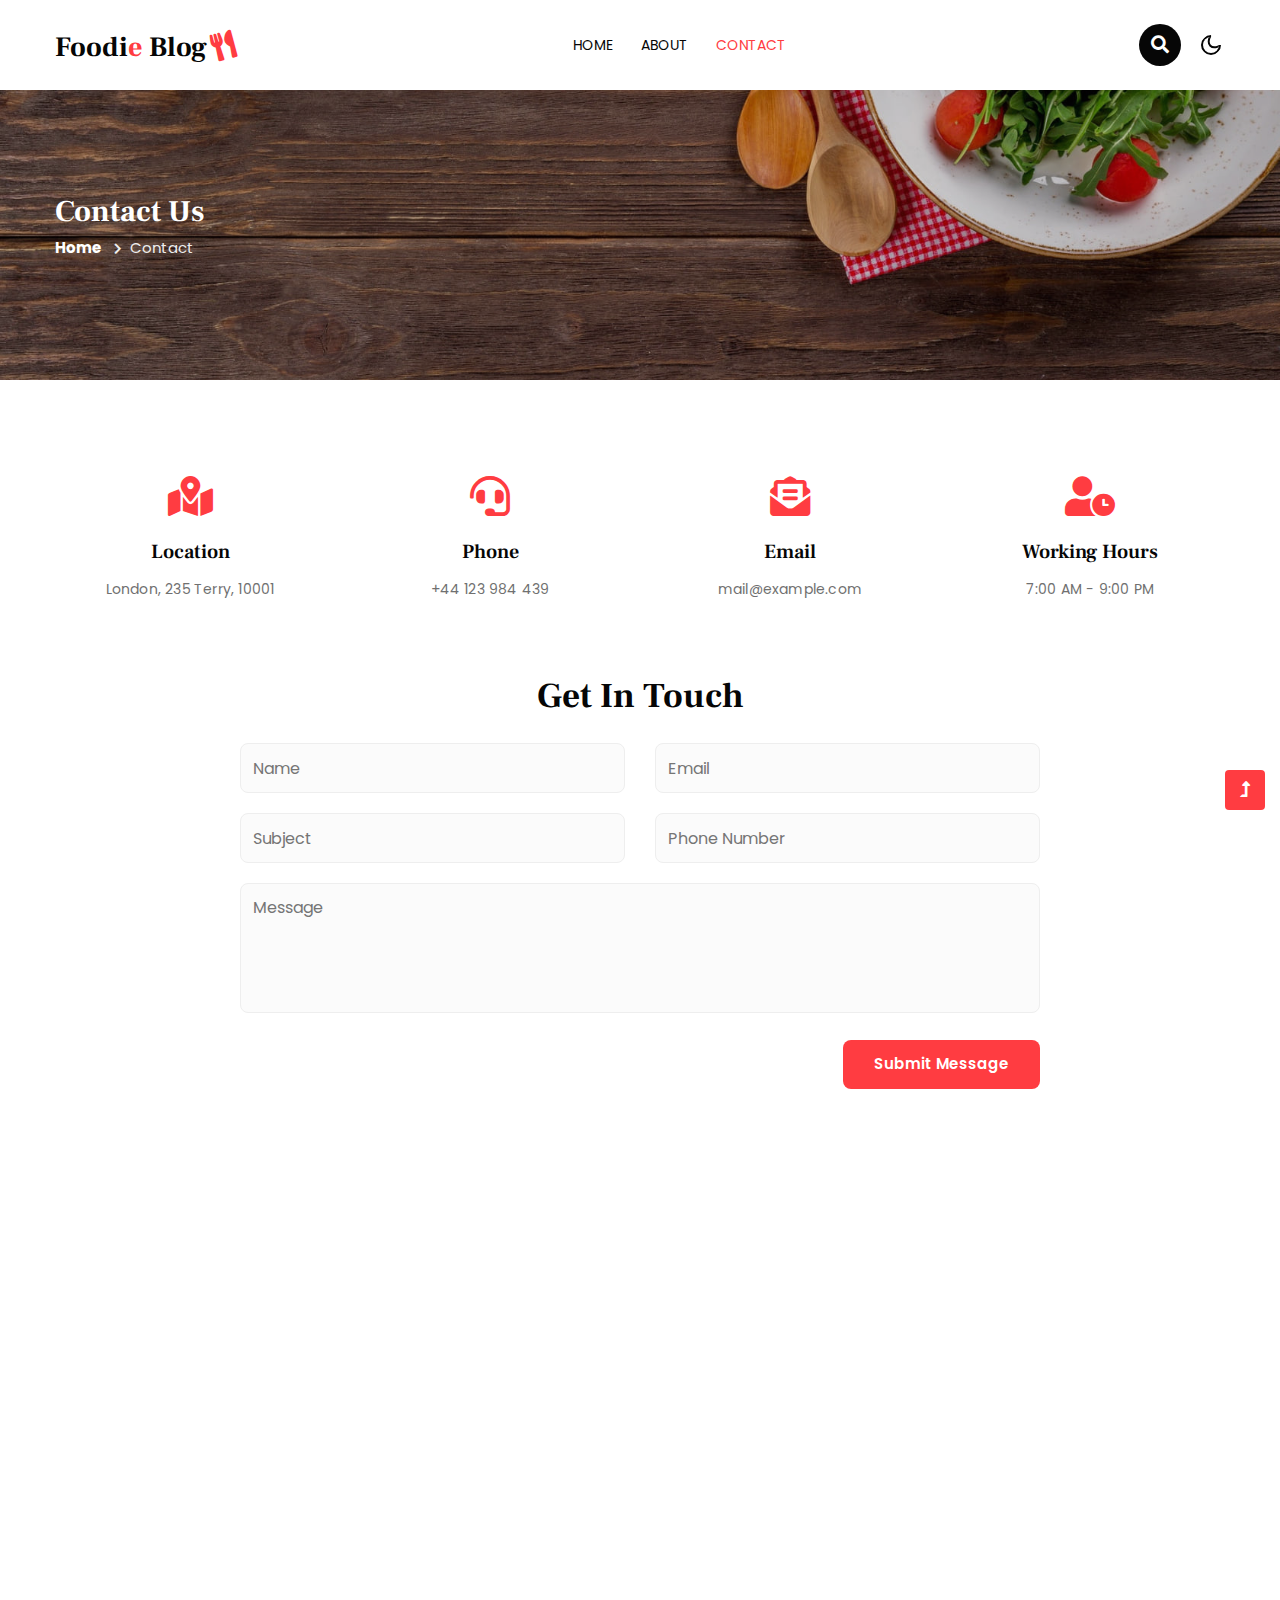
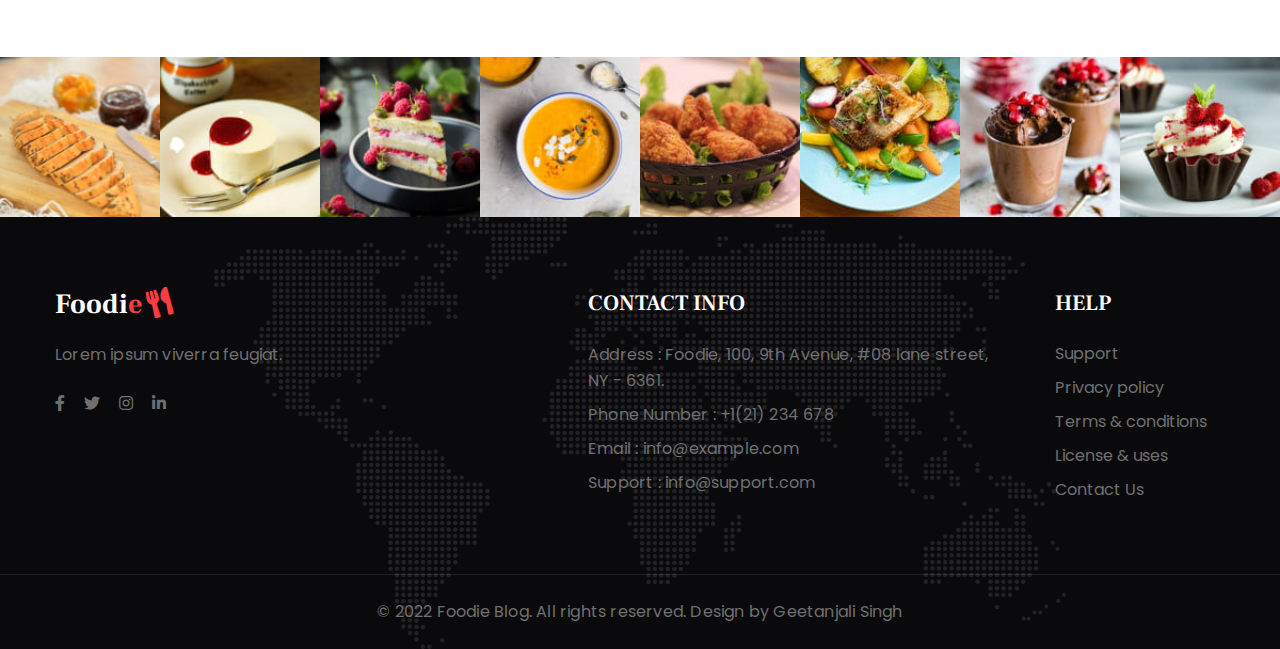
<file: contact.html>
<!doctype html>
<html lang="en">

<head>
    <!-- Required meta tags -->
    <meta charset="utf-8">
    <meta name="viewport" content="width=device-width, initial-scale=1, shrink-to-fit=no">
    <title>Foodie Blog - Blog Category Bootstrap Responsive Website Template - Contact Us : W3Layouts</title>
    <!-- google-fonts -->
    <link href="//fonts.googleapis.com/css2?family=Frank+Ruhl+Libre:wght@300;400;500;700;900&display=swap"
        rel="stylesheet">
    <link
        href="//fonts.googleapis.com/css2?family=Poppins:ital,wght@0,100;0,200;0,300;0,400;0,500;0,600;0,700;0,800;0,900;1,100;1,200;1,300;1,400;1,500;1,600;1,700;1,800;1,900&display=swap"
        rel="stylesheet">
    
    <link rel="stylesheet" href="assets/css/style-starter.css">
</head>

<body>
    <!--header-->
    <header id="site-header" class="fixed-top">
        <div class="container">
            <nav class="navbar navbar-expand-lg stroke">
                <h1>
                    <a class="navbar-brand" href="index.html">
                        Foodi<span>e</span> Blog<i class="fas fa-utensils"></i>
                    </a>
                </h1>
               
                <button class="navbar-toggler  collapsed bg-gradient" type="button" data-toggle="collapse"
                    data-target="#navbarTogglerDemo02" aria-controls="navbarTogglerDemo02" aria-expanded="false"
                    aria-label="Toggle navigation">
                    <span class="navbar-toggler-icon fa icon-expand fa-bars"></span>
                    <span class="navbar-toggler-icon fa icon-close fa-times"></span>
                </button>

                <div class="collapse navbar-collapse" id="navbarTogglerDemo02">
                    <ul class="navbar-nav mx-lg-auto">
                        <li class="nav-item">
                            <a class="nav-link" href="index.html">Home <span class="sr-only">(current)</span></a>
                        </li>
                        <li class="nav-item">
                            <a class="nav-link" href="about.html">About</a>
                        </li>
                        <li class="nav-item active">
                            <a class="nav-link" href="contact.html">Contact</a>
                        </li>
                    </ul>
                </div>
                <!-- search button -->
                <div class="search-right ml-lg-3">
                    <div class="search-container">
                        <form action="/search" method="get">
                            <input class="search expandright" id="searchright" type="search" name="q"
                                placeholder="Search">
                            <label class="button searchbutton" for="searchright"><i class="fas fa-search"></i></label>
                        </form>
                    </div>
                </div>
                <!-- //search button -->
                <!-- toggle switch for light and dark theme -->
                <div class="cont-ser-position">
                    <nav class="navigation">
                        <div class="theme-switch-wrapper">
                            <label class="theme-switch" for="checkbox">
                                <input type="checkbox" id="checkbox">
                                <div class="mode-container">
                                    <i class="gg-sun"></i>
                                    <i class="gg-moon"></i>
                                </div>
                            </label>
                        </div>
                    </nav>
                </div>
                <!-- //toggle switch for light and dark theme -->
            </nav>
        </div>
    </header>
    <!--//header-->

    <!-- inner banner -->
    <section class="inner-banner py-5">
        <div class="w3l-breadcrumb py-lg-5">
            <div class="container pt-sm-5 pt-4 pb-sm-4">
                <h4 class="inner-text-title font-weight-bold pt-5">Contact Us</h4>
                <ul class="breadcrumbs-custom-path">
                    <li><a href="index.html">Home</a></li>
                    <li class="active"><span class="fa fa-chevron-right mx-2" aria-hidden="true"></span>Contact</li>
                </ul>
            </div>
        </div>
    </section>
    <!-- //inner banner -->

    <!-- contact -->
    <!-- contact section -->
    <section class="w3l-contact-11 py-5" id="contact">
        <div class="container py-md-5 py-4">
            <div class="row text-center mb-5 pb-sm-4">
                <div class="col-lg-3 col-sm-6 contact-info">
                    <i class="fas fa-map-marked-alt"></i>
                    <h4>Location</h4>
                    <p>London, 235 Terry, 10001</p>
                </div>
                <div class="col-lg-3 col-sm-6 contact-info mt-md-0 mt-4">
                    <i class="fas fa-headset"></i>
                    <h4>Phone</h4>
                    <p><a href="tel:+44 987 654 321">+44 123 984 439</a></p>
                </div>
                <div class="col-lg-3 col-sm-6 contact-info mt-lg-0 mt-4">
                    <i class="fas fa-envelope-open-text"></i>
                    <h4>Email</h4>
                    <p><a href="mailto:mail@example.com" class="email">mail@example.com</a></p>
                </div>
                <div class="col-lg-3 col-sm-6 contact-info mt-lg-0 mt-4">
                    <i class="fas fa-user-clock"></i>
                    <h4>Working Hours</h4>
                    <p>7:00 AM - 9:00 PM</p>
                </div>
            </div>
            <div class="form-inner-cont mx-auto" style="max-width:800px">
                <h3 class="title-style text-center mb-4">Get In Touch</h3>
                <form action="https://sendmail.w3layouts.com/submitForm" method="post" class="signin-form">
                    <div class="row align-form-map">
                        <div class="col-sm-6 form-input">
                            <input type="text" name="w3lName" id="w3lName" placeholder="Name" />
                        </div>
                        <div class="col-sm-6 form-input">
                            <input type="email" name="w3lSender" id="w3lSender" placeholder="Email" required="" />
                        </div>
                        <div class="col-sm-6 form-input">
                            <input type="text" name="w3lSubect" placeholder="Subject" class="contact-input">
                        </div>
                        <div class="col-sm-6 form-input">
                            <input type="number" name="w3lPhone" placeholder="Phone Number" class="contact-input">
                        </div>
                    </div>
                    <div class="form-input">
                        <textarea placeholder="Message" name="w3lMessage" id="w3lMessage" required=""></textarea>
                    </div>
                    <div class="submit text-right">
                        <button type="submit" class="btn btn-style">Submit
                            Message</button>
                    </div>
                </form>
            </div>
            <!-- map -->
            <div class="map-iframe mt-5 pt-md-4">
                <iframe
                    src="https://www.google.com/maps/embed?pb=!1m18!1m12!1m3!1d317718.69319292053!2d-0.3817765050863085!3d51.528307984912544!2m3!1f0!2f0!3f0!3m2!1i1024!2i768!4f13.1!3m3!1m2!1s0x47d8a00baf21de75%3A0x52963a5addd52a99!2sLondon%2C+UK!5e0!3m2!1sen!2spl!4v1562654563739!5m2!1sen!2spl"
                    width="100%" height="400" frameborder="0" style="border: 0px;" allowfullscreen=""></iframe>
            </div>
        </div>
    </section>
    <!-- //contact section -->
    <!-- //contact -->

    <!-- instagram-feeds -->
    <div class="projects" id="special">
        <div class="projects-grids">
            <div class="istagram-feeds">
                <div class="projects-w3l-grid-info">
                    <a href="blog-single.html"><img src="assets/images/blog-s1.jpg" class="img-fluid" alt="" />
                        <div class="content-overlay"></div>
                        <div class="content-details fadeIn-top">
                            <span class="fab fa-instagram"></span>
                        </div>
                    </a>
                </div>
                <div class="projects-w3l-grid-info">
                    <a href="blog-single.html"><img src="assets/images/blog-s2.jpg" class="img-fluid" alt="" />
                        <div class="content-overlay"></div>
                        <div class="content-details fadeIn-top">
                            <span class="fab fa-instagram"></span>
                        </div>
                    </a>
                </div>
                <div class="projects-w3l-grid-info">
                    <a href="blog-single.html"><img src="assets/images/blog-s3.jpg" class="img-fluid" alt="" />
                        <div class="content-overlay"></div>
                        <div class="content-details fadeIn-top">
                            <span class="fab fa-instagram"></span>
                        </div>
                    </a>
                </div>
                <div class="projects-w3l-grid-info">
                    <a href="blog-single.html"><img src="assets/images/blog-s4.jpg" class="img-fluid" alt="" />
                        <div class="content-overlay"></div>
                        <div class="content-details fadeIn-top">
                            <span class="fab fa-instagram"></span>
                        </div>
                    </a>
                </div>
                <div class="projects-w3l-grid-info">
                    <a href="blog-single.html"><img src="assets/images/blog-s5.jpg" class="img-fluid" alt="" />
                        <div class="content-overlay"></div>
                        <div class="content-details fadeIn-top">
                            <span class="fab fa-instagram"></span>
                        </div>
                    </a>
                </div>
                <div class="projects-w3l-grid-info">
                    <a href="blog-single.html"><img src="assets/images/blog-s6.jpg" class="img-fluid" alt="" />
                        <div class="content-overlay"></div>
                        <div class="content-details fadeIn-top">
                            <span class="fab fa-instagram"></span>
                        </div>
                    </a>
                </div>
                <div class="projects-w3l-grid-info">
                    <a href="blog-single.html"><img src="assets/images/blog-s8.jpg" class="img-fluid" alt="" />
                        <div class="content-overlay"></div>
                        <div class="content-details fadeIn-top">
                            <span class="fab fa-instagram"></span>
                        </div>
                    </a>
                </div>
                <div class="projects-w3l-grid-info">
                    <a href="blog-single.html"><img src="assets/images/blog-s7.jpg" class="img-fluid" alt="" />
                        <div class="content-overlay"></div>
                        <div class="content-details fadeIn-top">
                            <span class="fab fa-instagram"></span>
                        </div>
                    </a>
                </div>
            </div>
        </div>
    </div>
    <!-- //instagram-feeds -->

    <!-- footer -->
    <footer class="w3l-footer-29-main">
        <div class="footer-29 py-5">
            <div class="container py-sm-4">
                <div class="row footer-top-29">
                    <div class="col-lg-5 col-md-6 footer-list-29 footer-1">
                        <h2 class="mb-4">
                            <a class="footer-logo" href="index.html">
                                Foodi<span>e</span><i class="fas fa-utensils"></i>
                            </a>
                        </h2>
                        <p>Lorem ipsum viverra feugiat.</p>
                        <div class="main-social-footer-29 mt-md-4 mt-3">
                            <a href="#facebook" class="facebook"><i class="fab fa-facebook-f"></i></a>
                            <a href="#twitter" class="twitter"><i class="fab fa-twitter"></i></a>
                            <a href="#instagram" class="instagram"><i class="fab fa-instagram"></i></a>
                            <a href="#linkedin" class="linkedin"><i class="fab fa-linkedin-in"></i></a>
                        </div>
                    </div>

                    <div class="col-xl-5 col-lg-4 col-md-6 footer-list-29 footer-1 px-xl-5 mt-md-0 mt-5">
                        <h6 class="footer-title-29">Contact Info </h6>
                        <p class="mb-2">Address : Foodie, 100, 9th Avenue, #08 lane street, NY - 6361.
                        </p>
                        <p class="mb-2">Phone Number : <a href="tel:+1(21) 234 4567">+1(21) 234 678</a></p>
                        <p class="mb-2">Email : <a href="mailto:info@example.com">info@example.com</a></p>
                        <p>Support : <a href="mailto:info@support.com">info@support.com</a></p>
                    </div>

                    <div class="col-xl-2 col-lg-3 col-md-6 col-sm-5 col-6 footer-list-29 footer-2 mt-lg-0 mt-5">
                        <ul>
                            <h6 class="footer-title-29">Help</h6>
                            <li><a href="#support">Support</a></li>
                            <li><a href="#privacy">Privacy policy</a></li>
                            <li><a href="#terms">Terms & conditions</a></li>
                            <li><a href="#license">License & uses</a></li>
                            <li><a href="contact.html">Contact Us</a></li>
                        </ul>
                    </div>
                </div>
            </div>
        </div>
        <!-- copyright -->
        <section class="w3l-copyright text-center">
            <div class="container">
                <p class="copy-footer-29">© 2022 Foodie Blog. All rights reserved. Design by 
                    Geetanjali Singh</p>
            </div>
        </section>
        <!-- //copyright -->
    </footer>
    
    <button onclick="topFunction()" id="movetop" title="Go to top">
        <span class="fas fa-level-up-alt" aria-hidden="true"></span>
    </button>
    <script>
        // When the user scrolls down 20px from the top of the document, show the button
        window.onscroll = function () {
            scrollFunction()
        };

        function scrollFunction() {
            if (document.body.scrollTop > 20 || document.documentElement.scrollTop > 20) {
                document.getElementById("movetop").style.display = "block";
            } else {
                document.getElementById("movetop").style.display = "none";
            }
        }

        // When the user clicks on the button, scroll to the top of the document
        function topFunction() {
            document.body.scrollTop = 0;
            document.documentElement.scrollTop = 0;
        }
    </script>
   
    <script src="assets/js/jquery-3.3.1.min.js"></script>
    
    <script src="assets/js/theme-change.js"></script>
   
    <script>
        $(window).on("scroll", function () {
            var scroll = $(window).scrollTop();

            if (scroll >= 80) {
                $("#site-header").addClass("nav-fixed");
            } else {
                $("#site-header").removeClass("nav-fixed");
            }
        });

        //Main navigation Active Class Add Remove
        $(".navbar-toggler").on("click", function () {
            $("header").toggleClass("active");
        });
        $(document).on("ready", function () {
            if ($(window).width() > 991) {
                $("header").removeClass("active");
            }
            $(window).on("resize", function () {
                if ($(window).width() > 991) {
                    $("header").removeClass("active");
                }
            });
        });
    </script>
    
    <script>
        $(function () {
            $('.navbar-toggler').click(function () {
                $('body').toggleClass('noscroll');
            })
        });
    </script>
    
    <script src="assets/js/bootstrap.min.js"></script>
   
</body>

</html>
</file>
<file: assets/css/style-starter.css>
@charset "UTF-8";

/*--
Author: W3layouts
Author URL: http://w3layouts.com
--*/
/*!
 * Bootstrap v4.4.1 (https://getbootstrap.com/)
 * Copyright 2011-2019 The Bootstrap Authors
 * Copyright 2011-2019 Twitter, Inc.
 * Licensed under MIT (https://github.com/twbs/bootstrap/blob/master/LICENSE)
 */
:root {
  --blue: #007bff;
  --indigo: #6610f2;
  --purple: #6f42c1;
  --pink: #e83e8c;
  --red: #dc3545;
  --orange: #fd7e14;
  --yellow: #ffc107;
  --green: #28a745;
  --teal: #20c997;
  --cyan: #17a2b8;
  --white: #fff;
  --gray: #6c757d;
  --gray-dark: #343a40;
  --primary: #f34235;
  --secondary: #131514;
  --success: #28a745;
  --info: #17a2b8;
  --warning: #ffc107;
  --danger: #dc3545;
  --light: #f8f9fa;
  --dark: #343a40;
  --breakpoint-xs: 0;
  --breakpoint-sm: 576px;
  --breakpoint-md: 768px;
  --breakpoint-lg: 992px;
  --breakpoint-xl: 1200px;
  --font-family-sans-serif: -apple-system, BlinkMacSystemFont, "Segoe UI", Roboto, "Helvetica Neue", Arial, "Noto Sans", sans-serif, "Apple Color Emoji", "Segoe UI Emoji", "Segoe UI Symbol", "Noto Color Emoji";
  --font-family-monospace: SFMono-Regular, Menlo, Monaco, Consolas, "Liberation Mono", "Courier New", monospace;
}

*,
*::before,
*::after {
  box-sizing: border-box;
}

html {
  font-family: sans-serif;
  line-height: 1.15;
  -webkit-text-size-adjust: 100%;
  -webkit-tap-highlight-color: rgba(0, 0, 0, 0);
}

article,
aside,
figcaption,
figure,
footer,
header,
hgroup,
main,
nav,
section {
  display: block;
}

body {
  margin: 0;
  font-family: -apple-system, BlinkMacSystemFont, "Segoe UI", Roboto, "Helvetica Neue", Arial, "Noto Sans", sans-serif, "Apple Color Emoji", "Segoe UI Emoji", "Segoe UI Symbol", "Noto Color Emoji";
  font-size: 1rem;
  font-weight: 400;
  line-height: 1.5;
  color: #212529;
  text-align: left;
  background-color: #c3bebe;
}

[tabindex="-1"]:focus:not(:focus-visible) {
  outline: 0 !important;
}

hr {
  box-sizing: content-box;
  height: 0;
  overflow: visible;
}

h1,
h2,
h3,
h4,
h5,
h6 {
  margin-top: 0;
  margin-bottom: 0.5rem;
}

p {
  margin-top: 0;
  margin-bottom: 1rem;
}

abbr[title],
abbr[data-original-title] {
  text-decoration: underline;
  -webkit-text-decoration: underline dotted;
  text-decoration: underline dotted;
  cursor: help;
  border-bottom: 0;
  -webkit-text-decoration-skip-ink: none;
  text-decoration-skip-ink: none;
}

address {
  margin-bottom: 1rem;
  font-style: normal;
  line-height: inherit;
}

ol,
ul,
dl {
  margin-top: 0;
  margin-bottom: 1rem;
}

ol ol,
ul ul,
ol ul,
ul ol {
  margin-bottom: 0;
}

dt {
  font-weight: 600;
}

dd {
  margin-bottom: .5rem;
  margin-left: 0;
}

blockquote {
  margin: 0 0 1rem;
}

b,
strong {
  font-weight: bolder;
}

small {
  font-size: 80%;
}

sub,
sup {
  position: relative;
  font-size: 75%;
  line-height: 0;
  vertical-align: baseline;
}

sub {
  bottom: -.25em;
}

sup {
  top: -.5em;
}

a {
  color: var(--font-color);
  text-decoration: none;
  background-color: transparent;
}

a:hover {
  color: var(--primary-color);
  text-decoration: underline;
}

a,
a:hover,
button,
button:hover {
  text-decoration: none;
  transition: .5s all;
  -moz-transition: .5s all;
}

a:not([href]) {
  color: inherit;
  text-decoration: none;
}

a:not([href]):hover {
  color: inherit;
  text-decoration: none;
}

pre,
code,
kbd,
samp {
  font-family: SFMono-Regular, Menlo, Monaco, Consolas, "Liberation Mono", "Courier New", monospace;
  font-size: 1em;
}

pre {
  margin-top: 0;
  margin-bottom: 1rem;
  overflow: auto;
}

figure {
  margin: 0 0 1rem;
}

img {
  vertical-align: middle;
  border-style: none;
}

svg {
  overflow: hidden;
  vertical-align: middle;
}

table {
  border-collapse: collapse;
}

caption {
  padding-top: 0.75rem;
  padding-bottom: 0.75rem;
  color: #6c757d;
  text-align: left;
  caption-side: bottom;
}

th {
  text-align: inherit;
}

label {
  display: inline-block;
  margin-bottom: 0.5rem;
}

button {
  border-radius: 0;
}

button:focus {
  outline: 1px dotted;
  outline: 5px auto -webkit-focus-ring-color;
}

input,
button,
select,
optgroup,
textarea {
  margin: 0;
  font-family: inherit;
  font-size: inherit;
  line-height: inherit;
}

button,
input {
  overflow: visible;
}

button,
select {
  text-transform: none;
}

select {
  word-wrap: normal;
}

button,
[type="button"],
[type="reset"],
[type="submit"] {
  -webkit-appearance: button;
}

button:not(:disabled),
[type="button"]:not(:disabled),
[type="reset"]:not(:disabled),
[type="submit"]:not(:disabled) {
  cursor: pointer;
}

button::-moz-focus-inner,
[type="button"]::-moz-focus-inner,
[type="reset"]::-moz-focus-inner,
[type="submit"]::-moz-focus-inner {
  padding: 0;
  border-style: none;
}

input[type="radio"],
input[type="checkbox"] {
  box-sizing: border-box;
  padding: 0;
}

input[type="date"],
input[type="time"],
input[type="datetime-local"],
input[type="month"] {
  -webkit-appearance: listbox;
}

textarea {
  overflow: auto;
  resize: vertical;
}

fieldset {
  min-width: 0;
  padding: 0;
  margin: 0;
  border: 0;
}

legend {
  display: block;
  width: 100%;
  max-width: 100%;
  padding: 0;
  margin-bottom: .5rem;
  font-size: 1.5rem;
  line-height: inherit;
  color: inherit;
  white-space: normal;
}

@media (max-width: 1200px) {
  legend {
    font-size: calc(1.275rem + 0.3vw);
  }
}

progress {
  vertical-align: baseline;
}

[type="number"]::-webkit-inner-spin-button,
[type="number"]::-webkit-outer-spin-button {
  height: auto;
}

[type="search"] {
  outline-offset: -2px;
  -webkit-appearance: none;
}

[type="search"]::-webkit-search-decoration {
  -webkit-appearance: none;
}

::-webkit-file-upload-button {
  font: inherit;
  -webkit-appearance: button;
}

output {
  display: inline-block;
}

summary {
  display: list-item;
  cursor: pointer;
}

template {
  display: none;
}

[hidden] {
  display: none !important;
}

h1,
h2,
h3,
h4,
h5,
h6,
.h1,
.h2,
.h3,
.h4,
.h5,
.h6 {
  margin-bottom: 0.5rem;
  font-weight: 400;
  line-height: 28px;
}

h1,
.h1 {
  font-size: 2.5rem;
}

@media (max-width: 1200px) {

  h1,
  .h1 {
    font-size: calc(1.375rem + 1.5vw);
  }
}

h2,
.h2 {
  font-size: 2rem;
}

@media (max-width: 1200px) {

  h2,
  .h2 {
    font-size: calc(1.325rem + 0.9vw);
  }
}

h3,
.h3 {
  font-size: 1.75rem;
}

@media (max-width: 1200px) {

  h3,
  .h3 {
    font-size: calc(1.3rem + 0.6vw);
  }
}

h4,
.h4 {
  font-size: 1.5rem;
}

@media (max-width: 1200px) {

  h4,
  .h4 {
    font-size: calc(1.275rem + 0.3vw);
  }
}

h5,
.h5 {
  font-size: 1.25rem;
}

h6,
.h6 {
  font-size: 1rem;
}

.lead {
  font-size: 1.25rem;
  font-weight: 300;
}

.display-1 {
  font-size: 6rem;
  font-weight: 300;
  line-height: 1.2;
}

@media (max-width: 1200px) {
  .display-1 {
    font-size: calc(1.725rem + 5.7vw);
  }
}

.display-2 {
  font-size: 5.5rem;
  font-weight: 300;
  line-height: 1.2;
}

@media (max-width: 1200px) {
  .display-2 {
    font-size: calc(1.675rem + 5.1vw);
  }
}

.display-3 {
  font-size: 4.5rem;
  font-weight: 300;
  line-height: 1.2;
}

@media (max-width: 1200px) {
  .display-3 {
    font-size: calc(1.575rem + 3.9vw);
  }
}

.display-4 {
  font-size: 3.5rem;
  font-weight: 300;
  line-height: 1.2;
}

@media (max-width: 1200px) {
  .display-4 {
    font-size: calc(1.475rem + 2.7vw);
  }
}

hr {
  margin-top: 1rem;
  margin-bottom: 1rem;
  border: 0;
  border-top: 1px solid rgba(0, 0, 0, 0.1);
}

small,
.small {
  font-size: 80%;
  font-weight: 400;
}

mark,
.mark {
  padding: 0.2em;
  background-color: #fcf8e3;
}

.list-unstyled {
  padding-left: 0;
  list-style: none;
}

.list-inline {
  padding-left: 0;
  list-style: none;
}

.list-inline-item {
  display: inline-block;
}

.list-inline-item:not(:last-child) {
  margin-right: 0.5rem;
}

.initialism {
  font-size: 90%;
  text-transform: uppercase;
}

.blockquote {
  margin-bottom: 1rem;
  font-size: 1.25rem;
}

.blockquote-footer {
  display: block;
  font-size: 80%;
  color: #6c757d;
}

.blockquote-footer::before {
  content: "\2014\00A0";
}

.img-fluid {
  max-width: 100%;
  height: auto;
  width: 100%;
  display: block;
}

.img-thumbnail {
  padding: 0.25rem;
  background-color: #fff;
  border: 1px solid #dee2e6;
  border-radius: 0.25rem;
  max-width: 100%;
  height: auto;
}

.figure {
  display: inline-block;
}

.figure-img {
  margin-bottom: 0.5rem;
  line-height: 1;
}

.figure-caption {
  font-size: 90%;
  color: #477ba9;
}

code {
  font-size: 87.5%;
  color: #831f4e;
  word-wrap: break-word;
}

a>code {
  color: inherit;
}

kbd {
  padding: 0.2rem 0.4rem;
  font-size: 87.5%;
  color: #fff;
  background-color: #212529;
  border-radius: 0.2rem;
}

kbd kbd {
  padding: 0;
  font-size: 100%;
  font-weight: 600;
}

pre {
  display: block;
  font-size: 87.5%;
  color: #212529;
}

pre code {
  font-size: inherit;
  color: inherit;
  word-break: normal;
}

.pre-scrollable {
  max-height: 340px;
  overflow-y: scroll;
}

.container {
  width: 100%;
  padding-right: 15px;
  padding-left: 15px;
  margin-right: auto;
  margin-left: auto;
}

@media (min-width: 576px) {
  .container {
    max-width: 540px;
  }
}

@media (min-width: 768px) {
  .container {
    max-width: 720px;
  }
}

@media (min-width: 992px) {
  .container {
    max-width: 960px;
  }
}

@media (min-width: 1200px) {
  .container {
    max-width: 1140px;
  }
}

.container-fluid,
.container-sm,
.container-md,
.container-lg,
.container-xl {
  width: 100%;
  padding-right: 15px;
  padding-left: 15px;
  margin-right: auto;
  margin-left: auto;
}

@media (min-width: 576px) {

  .container,
  .container-sm {
    max-width: 540px;
  }
}

@media (min-width: 768px) {

  .container,
  .container-sm,
  .container-md {
    max-width: 720px;
  }
}

@media (min-width: 992px) {

  .container,
  .container-sm,
  .container-md,
  .container-lg {
    max-width: 960px;
  }
}

@media (min-width: 1200px) {

  .container,
  .container-sm,
  .container-md,
  .container-lg,
  .container-xl {
    max-width: 1140px;
  }
}

.row {
  display: flex;
  flex-wrap: wrap;
  margin-right: -15px;
  margin-left: -15px;
}

.no-gutters {
  margin-right: 0;
  margin-left: 0;
}

.no-gutters>.col,
.no-gutters>[class*="col-"] {
  padding-right: 0;
  padding-left: 0;
}

.col-1,
.col-2,
.col-3,
.col-4,
.col-5,
.col-6,
.col-7,
.col-8,
.col-9,
.col-10,
.col-11,
.col-12,
.col,
.col-auto,
.col-sm-1,
.col-sm-2,
.col-sm-3,
.col-sm-4,
.col-sm-5,
.col-sm-6,
.col-sm-7,
.col-sm-8,
.col-sm-9,
.col-sm-10,
.col-sm-11,
.col-sm-12,
.col-sm,
.col-sm-auto,
.col-md-1,
.col-md-2,
.col-md-3,
.col-md-4,
.col-md-5,
.col-md-6,
.col-md-7,
.col-md-8,
.col-md-9,
.col-md-10,
.col-md-11,
.col-md-12,
.col-md,
.col-md-auto,
.col-lg-1,
.col-lg-2,
.col-lg-3,
.col-lg-4,
.col-lg-5,
.col-lg-6,
.col-lg-7,
.col-lg-8,
.col-lg-9,
.col-lg-10,
.col-lg-11,
.col-lg-12,
.col-lg,
.col-lg-auto,
.col-xl-1,
.col-xl-2,
.col-xl-3,
.col-xl-4,
.col-xl-5,
.col-xl-6,
.col-xl-7,
.col-xl-8,
.col-xl-9,
.col-xl-10,
.col-xl-11,
.col-xl-12,
.col-xl,
.col-xl-auto {
  position: relative;
  width: 100%;
  padding-right: 15px;
  padding-left: 15px;
}

.col {
  flex-basis: 0;
  flex-grow: 1;
  max-width: 100%;
}

.row-cols-1>* {
  flex: 0 0 100%;
  max-width: 100%;
}

.row-cols-2>* {
  flex: 0 0 50%;
  max-width: 50%;
}

.row-cols-3>* {
  flex: 0 0 33.33333%;
  max-width: 33.33333%;
}

.row-cols-4>* {
  flex: 0 0 25%;
  max-width: 25%;
}

.row-cols-5>* {
  flex: 0 0 20%;
  max-width: 20%;
}

.row-cols-6>* {
  flex: 0 0 16.66667%;
  max-width: 16.66667%;
}

.col-auto {
  flex: 0 0 auto;
  width: auto;
  max-width: 100%;
}

.col-1 {
  flex: 0 0 8.33333%;
  max-width: 8.33333%;
}

.col-2 {
  flex: 0 0 16.66667%;
  max-width: 16.66667%;
}

.col-3 {
  flex: 0 0 25%;
  max-width: 25%;
}

.col-4 {
  flex: 0 0 33.33333%;
  max-width: 33.33333%;
}

.col-5 {
  flex: 0 0 41.66667%;
  max-width: 41.66667%;
}

.col-6 {
  flex: 0 0 50%;
  max-width: 50%;
}

.col-7 {
  flex: 0 0 58.33333%;
  max-width: 58.33333%;
}

.col-8 {
  flex: 0 0 66.66667%;
  max-width: 66.66667%;
}

.col-9 {
  flex: 0 0 75%;
  max-width: 75%;
}

.col-10 {
  flex: 0 0 83.33333%;
  max-width: 83.33333%;
}

.col-11 {
  flex: 0 0 91.66667%;
  max-width: 91.66667%;
}

.col-12 {
  flex: 0 0 100%;
  max-width: 100%;
}

.order-first {
  order: -1;
}

.order-last {
  order: 13;
}

.order-0 {
  order: 0;
}

.order-1 {
  order: 1;
}

.order-2 {
  order: 2;
}

.order-3 {
  order: 3;
}

.order-4 {
  order: 4;
}

.order-5 {
  order: 5;
}

.order-6 {
  order: 6;
}

.order-7 {
  order: 7;
}

.order-8 {
  order: 8;
}

.order-9 {
  order: 9;
}

.order-10 {
  order: 10;
}

.order-11 {
  order: 11;
}

.order-12 {
  order: 12;
}

.offset-1 {
  margin-left: 8.33333%;
}

.offset-2 {
  margin-left: 16.66667%;
}

.offset-3 {
  margin-left: 25%;
}

.offset-4 {
  margin-left: 33.33333%;
}

.offset-5 {
  margin-left: 41.66667%;
}

.offset-6 {
  margin-left: 50%;
}

.offset-7 {
  margin-left: 58.33333%;
}

.offset-8 {
  margin-left: 66.66667%;
}

.offset-9 {
  margin-left: 75%;
}

.offset-10 {
  margin-left: 83.33333%;
}

.offset-11 {
  margin-left: 91.66667%;
}

@media (min-width: 576px) {
  .col-sm {
    flex-basis: 0;
    flex-grow: 1;
    max-width: 100%;
  }

  .row-cols-sm-1>* {
    flex: 0 0 100%;
    max-width: 100%;
  }

  .row-cols-sm-2>* {
    flex: 0 0 50%;
    max-width: 50%;
  }

  .row-cols-sm-3>* {
    flex: 0 0 33.33333%;
    max-width: 33.33333%;
  }

  .row-cols-sm-4>* {
    flex: 0 0 25%;
    max-width: 25%;
  }

  .row-cols-sm-5>* {
    flex: 0 0 20%;
    max-width: 20%;
  }

  .row-cols-sm-6>* {
    flex: 0 0 16.66667%;
    max-width: 16.66667%;
  }

  .col-sm-auto {
    flex: 0 0 auto;
    width: auto;
    max-width: 100%;
  }

  .col-sm-1 {
    flex: 0 0 8.33333%;
    max-width: 8.33333%;
  }

  .col-sm-2 {
    flex: 0 0 16.66667%;
    max-width: 16.66667%;
  }

  .col-sm-3 {
    flex: 0 0 25%;
    max-width: 25%;
  }

  .col-sm-4 {
    flex: 0 0 33.33333%;
    max-width: 33.33333%;
  }

  .col-sm-5 {
    flex: 0 0 41.66667%;
    max-width: 41.66667%;
  }

  .col-sm-6 {
    flex: 0 0 50%;
    max-width: 50%;
  }

  .col-sm-7 {
    flex: 0 0 58.33333%;
    max-width: 58.33333%;
  }

  .col-sm-8 {
    flex: 0 0 66.66667%;
    max-width: 66.66667%;
  }

  .col-sm-9 {
    flex: 0 0 75%;
    max-width: 75%;
  }

  .col-sm-10 {
    flex: 0 0 83.33333%;
    max-width: 83.33333%;
  }

  .col-sm-11 {
    flex: 0 0 91.66667%;
    max-width: 91.66667%;
  }

  .col-sm-12 {
    flex: 0 0 100%;
    max-width: 100%;
  }

  .order-sm-first {
    order: -1;
  }

  .order-sm-last {
    order: 13;
  }

  .order-sm-0 {
    order: 0;
  }

  .order-sm-1 {
    order: 1;
  }

  .order-sm-2 {
    order: 2;
  }

  .order-sm-3 {
    order: 3;
  }

  .order-sm-4 {
    order: 4;
  }

  .order-sm-5 {
    order: 5;
  }

  .order-sm-6 {
    order: 6;
  }

  .order-sm-7 {
    order: 7;
  }

  .order-sm-8 {
    order: 8;
  }

  .order-sm-9 {
    order: 9;
  }

  .order-sm-10 {
    order: 10;
  }

  .order-sm-11 {
    order: 11;
  }

  .order-sm-12 {
    order: 12;
  }

  .offset-sm-0 {
    margin-left: 0;
  }

  .offset-sm-1 {
    margin-left: 8.33333%;
  }

  .offset-sm-2 {
    margin-left: 16.66667%;
  }

  .offset-sm-3 {
    margin-left: 25%;
  }

  .offset-sm-4 {
    margin-left: 33.33333%;
  }

  .offset-sm-5 {
    margin-left: 41.66667%;
  }

  .offset-sm-6 {
    margin-left: 50%;
  }

  .offset-sm-7 {
    margin-left: 58.33333%;
  }

  .offset-sm-8 {
    margin-left: 66.66667%;
  }

  .offset-sm-9 {
    margin-left: 75%;
  }

  .offset-sm-10 {
    margin-left: 83.33333%;
  }

  .offset-sm-11 {
    margin-left: 91.66667%;
  }
}

@media (min-width: 768px) {
  .col-md {
    flex-basis: 0;
    flex-grow: 1;
    max-width: 100%;
  }

  .row-cols-md-1>* {
    flex: 0 0 100%;
    max-width: 100%;
  }

  .row-cols-md-2>* {
    flex: 0 0 50%;
    max-width: 50%;
  }

  .row-cols-md-3>* {
    flex: 0 0 33.33333%;
    max-width: 33.33333%;
  }

  .row-cols-md-4>* {
    flex: 0 0 25%;
    max-width: 25%;
  }

  .row-cols-md-5>* {
    flex: 0 0 20%;
    max-width: 20%;
  }

  .row-cols-md-6>* {
    flex: 0 0 16.66667%;
    max-width: 16.66667%;
  }

  .col-md-auto {
    flex: 0 0 auto;
    width: auto;
    max-width: 100%;
  }

  .col-md-1 {
    flex: 0 0 8.33333%;
    max-width: 8.33333%;
  }

  .col-md-2 {
    flex: 0 0 16.66667%;
    max-width: 16.66667%;
  }

  .col-md-3 {
    flex: 0 0 25%;
    max-width: 25%;
  }

  .col-md-4 {
    flex: 0 0 33.33333%;
    max-width: 33.33333%;
  }

  .col-md-5 {
    flex: 0 0 41.66667%;
    max-width: 41.66667%;
  }

  .col-md-6 {
    flex: 0 0 50%;
    max-width: 50%;
  }

  .col-md-7 {
    flex: 0 0 58.33333%;
    max-width: 58.33333%;
  }

  .col-md-8 {
    flex: 0 0 66.66667%;
    max-width: 66.66667%;
  }

  .col-md-9 {
    flex: 0 0 75%;
    max-width: 75%;
  }

  .col-md-10 {
    flex: 0 0 83.33333%;
    max-width: 83.33333%;
  }

  .col-md-11 {
    flex: 0 0 91.66667%;
    max-width: 91.66667%;
  }

  .col-md-12 {
    flex: 0 0 100%;
    max-width: 100%;
  }

  .order-md-first {
    order: -1;
  }

  .order-md-last {
    order: 13;
  }

  .order-md-0 {
    order: 0;
  }

  .order-md-1 {
    order: 1;
  }

  .order-md-2 {
    order: 2;
  }

  .order-md-3 {
    order: 3;
  }

  .order-md-4 {
    order: 4;
  }

  .order-md-5 {
    order: 5;
  }

  .order-md-6 {
    order: 6;
  }

  .order-md-7 {
    order: 7;
  }

  .order-md-8 {
    order: 8;
  }

  .order-md-9 {
    order: 9;
  }

  .order-md-10 {
    order: 10;
  }

  .order-md-11 {
    order: 11;
  }

  .order-md-12 {
    order: 12;
  }

  .offset-md-0 {
    margin-left: 0;
  }

  .offset-md-1 {
    margin-left: 8.33333%;
  }

  .offset-md-2 {
    margin-left: 16.66667%;
  }

  .offset-md-3 {
    margin-left: 25%;
  }

  .offset-md-4 {
    margin-left: 33.33333%;
  }

  .offset-md-5 {
    margin-left: 41.66667%;
  }

  .offset-md-6 {
    margin-left: 50%;
  }

  .offset-md-7 {
    margin-left: 58.33333%;
  }

  .offset-md-8 {
    margin-left: 66.66667%;
  }

  .offset-md-9 {
    margin-left: 75%;
  }

  .offset-md-10 {
    margin-left: 83.33333%;
  }

  .offset-md-11 {
    margin-left: 91.66667%;
  }
}

@media (min-width: 992px) {
  .col-lg {
    flex-basis: 0;
    flex-grow: 1;
    max-width: 100%;
  }

  .row-cols-lg-1>* {
    flex: 0 0 100%;
    max-width: 100%;
  }

  .row-cols-lg-2>* {
    flex: 0 0 50%;
    max-width: 50%;
  }

  .row-cols-lg-3>* {
    flex: 0 0 33.33333%;
    max-width: 33.33333%;
  }

  .row-cols-lg-4>* {
    flex: 0 0 25%;
    max-width: 25%;
  }

  .row-cols-lg-5>* {
    flex: 0 0 20%;
    max-width: 20%;
  }

  .row-cols-lg-6>* {
    flex: 0 0 16.66667%;
    max-width: 16.66667%;
  }

  .col-lg-auto {
    flex: 0 0 auto;
    width: auto;
    max-width: 100%;
  }

  .col-lg-1 {
    flex: 0 0 8.33333%;
    max-width: 8.33333%;
  }

  .col-lg-2 {
    flex: 0 0 16.66667%;
    max-width: 16.66667%;
  }

  .col-lg-3 {
    flex: 0 0 25%;
    max-width: 25%;
  }

  .col-lg-4 {
    flex: 0 0 33.33333%;
    max-width: 33.33333%;
  }

  .col-lg-5 {
    flex: 0 0 41.66667%;
    max-width: 41.66667%;
  }

  .col-lg-6 {
    flex: 0 0 50%;
    max-width: 50%;
  }

  .col-lg-7 {
    flex: 0 0 58.33333%;
    max-width: 58.33333%;
  }

  .col-lg-8 {
    flex: 0 0 66.66667%;
    max-width: 66.66667%;
  }

  .col-lg-9 {
    flex: 0 0 75%;
    max-width: 75%;
  }

  .col-lg-10 {
    flex: 0 0 83.33333%;
    max-width: 83.33333%;
  }

  .col-lg-11 {
    flex: 0 0 91.66667%;
    max-width: 91.66667%;
  }

  .col-lg-12 {
    flex: 0 0 100%;
    max-width: 100%;
  }

  .order-lg-first {
    order: -1;
  }

  .order-lg-last {
    order: 13;
  }

  .order-lg-0 {
    order: 0;
  }

  .order-lg-1 {
    order: 1;
  }

  .order-lg-2 {
    order: 2;
  }

  .order-lg-3 {
    order: 3;
  }

  .order-lg-4 {
    order: 4;
  }

  .order-lg-5 {
    order: 5;
  }

  .order-lg-6 {
    order: 6;
  }

  .order-lg-7 {
    order: 7;
  }

  .order-lg-8 {
    order: 8;
  }

  .order-lg-9 {
    order: 9;
  }

  .order-lg-10 {
    order: 10;
  }

  .order-lg-11 {
    order: 11;
  }

  .order-lg-12 {
    order: 12;
  }

  .offset-lg-0 {
    margin-left: 0;
  }

  .offset-lg-1 {
    margin-left: 8.33333%;
  }

  .offset-lg-2 {
    margin-left: 16.66667%;
  }

  .offset-lg-3 {
    margin-left: 25%;
  }

  .offset-lg-4 {
    margin-left: 33.33333%;
  }

  .offset-lg-5 {
    margin-left: 41.66667%;
  }

  .offset-lg-6 {
    margin-left: 50%;
  }

  .offset-lg-7 {
    margin-left: 58.33333%;
  }

  .offset-lg-8 {
    margin-left: 66.66667%;
  }

  .offset-lg-9 {
    margin-left: 75%;
  }

  .offset-lg-10 {
    margin-left: 83.33333%;
  }

  .offset-lg-11 {
    margin-left: 91.66667%;
  }
}

@media (min-width: 1200px) {
  .col-xl {
    flex-basis: 0;
    flex-grow: 1;
    max-width: 100%;
  }

  .row-cols-xl-1>* {
    flex: 0 0 100%;
    max-width: 100%;
  }

  .row-cols-xl-2>* {
    flex: 0 0 50%;
    max-width: 50%;
  }

  .row-cols-xl-3>* {
    flex: 0 0 33.33333%;
    max-width: 33.33333%;
  }

  .row-cols-xl-4>* {
    flex: 0 0 25%;
    max-width: 25%;
  }

  .row-cols-xl-5>* {
    flex: 0 0 20%;
    max-width: 20%;
  }

  .row-cols-xl-6>* {
    flex: 0 0 16.66667%;
    max-width: 16.66667%;
  }

  .col-xl-auto {
    flex: 0 0 auto;
    width: auto;
    max-width: 100%;
  }

  .col-xl-1 {
    flex: 0 0 8.33333%;
    max-width: 8.33333%;
  }

  .col-xl-2 {
    flex: 0 0 16.66667%;
    max-width: 16.66667%;
  }

  .col-xl-3 {
    flex: 0 0 25%;
    max-width: 25%;
  }

  .col-xl-4 {
    flex: 0 0 33.33333%;
    max-width: 33.33333%;
  }

  .col-xl-5 {
    flex: 0 0 41.66667%;
    max-width: 41.66667%;
  }

  .col-xl-6 {
    flex: 0 0 50%;
    max-width: 50%;
  }

  .col-xl-7 {
    flex: 0 0 58.33333%;
    max-width: 58.33333%;
  }

  .col-xl-8 {
    flex: 0 0 66.66667%;
    max-width: 66.66667%;
  }

  .col-xl-9 {
    flex: 0 0 75%;
    max-width: 75%;
  }

  .col-xl-10 {
    flex: 0 0 83.33333%;
    max-width: 83.33333%;
  }

  .col-xl-11 {
    flex: 0 0 91.66667%;
    max-width: 91.66667%;
  }

  .col-xl-12 {
    flex: 0 0 100%;
    max-width: 100%;
  }

  .order-xl-first {
    order: -1;
  }

  .order-xl-last {
    order: 13;
  }

  .order-xl-0 {
    order: 0;
  }

  .order-xl-1 {
    order: 1;
  }

  .order-xl-2 {
    order: 2;
  }

  .order-xl-3 {
    order: 3;
  }

  .order-xl-4 {
    order: 4;
  }

  .order-xl-5 {
    order: 5;
  }

  .order-xl-6 {
    order: 6;
  }

  .order-xl-7 {
    order: 7;
  }

  .order-xl-8 {
    order: 8;
  }

  .order-xl-9 {
    order: 9;
  }

  .order-xl-10 {
    order: 10;
  }

  .order-xl-11 {
    order: 11;
  }

  .order-xl-12 {
    order: 12;
  }

  .offset-xl-0 {
    margin-left: 0;
  }

  .offset-xl-1 {
    margin-left: 8.33333%;
  }

  .offset-xl-2 {
    margin-left: 16.66667%;
  }

  .offset-xl-3 {
    margin-left: 25%;
  }

  .offset-xl-4 {
    margin-left: 33.33333%;
  }

  .offset-xl-5 {
    margin-left: 41.66667%;
  }

  .offset-xl-6 {
    margin-left: 50%;
  }

  .offset-xl-7 {
    margin-left: 58.33333%;
  }

  .offset-xl-8 {
    margin-left: 66.66667%;
  }

  .offset-xl-9 {
    margin-left: 75%;
  }

  .offset-xl-10 {
    margin-left: 83.33333%;
  }

  .offset-xl-11 {
    margin-left: 91.66667%;
  }
}

.table {
  width: 100%;
  margin-bottom: 1rem;
  color: #212529;
}

.table th,
.table td {
  padding: 0.75rem;
  vertical-align: top;
  border-top: 1px solid #dee2e6;
}

.table thead th {
  vertical-align: bottom;
  border-bottom: 2px solid #dee2e6;
}

.table tbody+tbody {
  border-top: 2px solid #dee2e6;
}

.table-sm th,
.table-sm td {
  padding: 0.3rem;
}

.table-bordered {
  border: 1px solid #dee2e6;
}

.table-bordered th,
.table-bordered td {
  border: 1px solid #dee2e6;
}

.table-bordered thead th,
.table-bordered thead td {
  border-bottom-width: 2px;
}

.table-borderless th,
.table-borderless td,
.table-borderless thead th,
.table-borderless tbody+tbody {
  border: 0;
}

.table-striped tbody tr:nth-of-type(odd) {
  background-color: rgba(0, 0, 0, 0.05);
}

.table-hover tbody tr:hover {
  color: #212529;
  background-color: rgba(0, 0, 0, 0.075);
}

.table-primary,
.table-primary>th,
.table-primary>td {
  background-color: #bbf5de;
}

.table-primary th,
.table-primary td,
.table-primary thead th,
.table-primary tbody+tbody {
  border-color: #92e3c3;
}

.table-hover .table-primary:hover {
  background-color: #b0ebd4;
}

.table-hover .table-primary:hover>td,
.table-hover .table-primary:hover>th {
  background-color: #b0ebd4;
}

.table-secondary,
.table-secondary>th,
.table-secondary>td {
  background-color: #c8c7d3;
}

.table-secondary th,
.table-secondary td,
.table-secondary thead th,
.table-secondary tbody+tbody {
  border-color: #9996ae;
}

.table-hover .table-secondary:hover {
  background-color: #bab9c8;
}

.table-hover .table-secondary:hover>td,
.table-hover .table-secondary:hover>th {
  background-color: #bab9c8;
}

.table-success,
.table-success>th,
.table-success>td {
  background-color: #c3e6cb;
}

.table-success th,
.table-success td,
.table-success thead th,
.table-success tbody+tbody {
  border-color: #8fd19e;
}

.table-hover .table-success:hover {
  background-color: #b1dfbb;
}

.table-hover .table-success:hover>td,
.table-hover .table-success:hover>th {
  background-color: #b1dfbb;
}

.table-info,
.table-info>th,
.table-info>td {
  background-color: #bee5eb;
}

.table-info th,
.table-info td,
.table-info thead th,
.table-info tbody+tbody {
  border-color: #86cfda;
}

.table-hover .table-info:hover {
  background-color: #abdde5;
}

.table-hover .table-info:hover>td,
.table-hover .table-info:hover>th {
  background-color: #abdde5;
}

.table-warning,
.table-warning>th,
.table-warning>td {
  background-color: #ffeeba;
}

.table-warning th,
.table-warning td,
.table-warning thead th,
.table-warning tbody+tbody {
  border-color: #ffdf7e;
}

.table-hover .table-warning:hover {
  background-color: #ffe8a1;
}

.table-hover .table-warning:hover>td,
.table-hover .table-warning:hover>th {
  background-color: #ffe8a1;
}

.table-danger,
.table-danger>th,
.table-danger>td {
  background-color: #f5c6cb;
}

.table-danger th,
.table-danger td,
.table-danger thead th,
.table-danger tbody+tbody {
  border-color: #ed969e;
}

.table-hover .table-danger:hover {
  background-color: #f1b0b7;
}

.table-hover .table-danger:hover>td,
.table-hover .table-danger:hover>th {
  background-color: #f1b0b7;
}

.table-light,
.table-light>th,
.table-light>td {
  background-color: #fdfdfe;
}

.table-light th,
.table-light td,
.table-light thead th,
.table-light tbody+tbody {
  border-color: #fbfcfc;
}

.table-hover .table-light:hover {
  background-color: #ececf6;
}

.table-hover .table-light:hover>td,
.table-hover .table-light:hover>th {
  background-color: #ececf6;
}

.table-dark,
.table-dark>th,
.table-dark>td {
  background-color: #c6c8ca;
}

.table-dark th,
.table-dark td,
.table-dark thead th,
.table-dark tbody+tbody {
  border-color: #95999c;
}

.table-hover .table-dark:hover {
  background-color: #b9bbbe;
}

.table-hover .table-dark:hover>td,
.table-hover .table-dark:hover>th {
  background-color: #b9bbbe;
}

.table-active,
.table-active>th,
.table-active>td {
  background-color: rgba(0, 0, 0, 0.075);
}

.table-hover .table-active:hover {
  background-color: rgba(0, 0, 0, 0.075);
}

.table-hover .table-active:hover>td,
.table-hover .table-active:hover>th {
  background-color: rgba(0, 0, 0, 0.075);
}

.table .thead-dark th {
  color: #fff;
  background-color: #343a40;
  border-color: #454d55;
}

.table .thead-light th {
  color: #495057;
  background-color: #e9ecef;
  border-color: #dee2e6;
}

.table-dark {
  color: #fff;
  background-color: #343a40;
}

.table-dark th,
.table-dark td,
.table-dark thead th {
  border-color: #454d55;
}

.table-dark.table-bordered {
  border: 0;
}

.table-dark.table-striped tbody tr:nth-of-type(odd) {
  background-color: rgba(255, 255, 255, 0.05);
}

.table-dark.table-hover tbody tr:hover {
  color: #fff;
  background-color: rgba(255, 255, 255, 0.075);
}

@media (max-width: 575.98px) {
  .table-responsive-sm {
    display: block;
    width: 100%;
    overflow-x: auto;
    -webkit-overflow-scrolling: touch;
  }

  .table-responsive-sm>.table-bordered {
    border: 0;
  }
}

@media (max-width: 767.98px) {
  .table-responsive-md {
    display: block;
    width: 100%;
    overflow-x: auto;
    -webkit-overflow-scrolling: touch;
  }

  .table-responsive-md>.table-bordered {
    border: 0;
  }
}

@media (max-width: 991.98px) {
  .table-responsive-lg {
    display: block;
    width: 100%;
    overflow-x: auto;
    -webkit-overflow-scrolling: touch;
  }

  .table-responsive-lg>.table-bordered {
    border: 0;
  }
}

@media (max-width: 1199.98px) {
  .table-responsive-xl {
    display: block;
    width: 100%;
    overflow-x: auto;
    -webkit-overflow-scrolling: touch;
  }

  .table-responsive-xl>.table-bordered {
    border: 0;
  }
}

.table-responsive {
  display: block;
  width: 100%;
  overflow-x: auto;
  -webkit-overflow-scrolling: touch;
}

.table-responsive>.table-bordered {
  border: 0;
}

.form-control {
  display: block;
  width: 100%;
  height: calc(1.5em + 0.75rem + 2px);
  padding: 0.375rem 0.75rem;
  font-size: 1rem;
  font-weight: 400;
  line-height: 1.5;
  color: #495057;
  background-color: #fff;
  background-clip: padding-box;
  border: 1px solid #ced4da;
  border-radius: 0.25rem;
  transition: border-color 0.15s ease-in-out, box-shadow 0.15s ease-in-out;
}

@media (prefers-reduced-motion: reduce) {
  .form-control {
    transition: none;
  }
}

.form-control::-ms-expand {
  background-color: transparent;
  border: 0;
}

.form-control:-moz-focusring {
  color: transparent;
  text-shadow: 0 0 0 #495057;
}

.form-control:focus {
  color: #495057;
  background-color: #fff;
  border-color: #91e6c4;
  outline: 0;
  box-shadow: 0 0 0 0.2rem rgba(46, 202, 139, 0.25);
}

.form-control::-webkit-input-placeholder {
  color: #6c757d;
  opacity: 1;
}

.form-control::-moz-placeholder {
  color: #6c757d;
  opacity: 1;
}

.form-control:-ms-input-placeholder {
  color: #6c757d;
  opacity: 1;
}

.form-control::-ms-input-placeholder {
  color: #6c757d;
  opacity: 1;
}

.form-control::placeholder {
  color: #6c757d;
  opacity: 1;
}

.form-control:disabled,
.form-control[readonly] {
  background-color: #e9ecef;
  opacity: 1;
}


.input-search input::-moz-placeholder {
  color: var(--paceholder-color-search);
  opacity: 1;
}

.input-search input:-ms-input-placeholder {
  color: var(--paceholder-color-search);
  opacity: 1;
}

.input-search input::-ms-input-placeholder {
  color: var(--paceholder-color-search);
  opacity: 1;
}

.input-search input::placeholder {
  color: var(--paceholder-color-search);
  opacity: 1;
}



select.form-control:focus::-ms-value {
  color: #495057;
  background-color: #fff;
}

.form-control-file,
.form-control-range {
  display: block;
  width: 100%;
}

.col-form-label {
  padding-top: calc(0.375rem + 1px);
  padding-bottom: calc(0.375rem + 1px);
  margin-bottom: 0;
  font-size: inherit;
  line-height: 1.5;
}

.col-form-label-lg {
  padding-top: calc(0.5rem + 1px);
  padding-bottom: calc(0.5rem + 1px);
  font-size: 1.25rem;
  line-height: 1.5;
}

.col-form-label-sm {
  padding-top: calc(0.25rem + 1px);
  padding-bottom: calc(0.25rem + 1px);
  font-size: 0.875rem;
  line-height: 1.5;
}

.form-control-plaintext {
  display: block;
  width: 100%;
  padding: 0.375rem 0;
  margin-bottom: 0;
  font-size: 1rem;
  line-height: 1.5;
  color: #212529;
  background-color: transparent;
  border: solid transparent;
  border-width: 1px 0;
}

.form-control-plaintext.form-control-sm,
.form-control-plaintext.form-control-lg {
  padding-right: 0;
  padding-left: 0;
}

.form-control-sm {
  height: calc(1.5em + 0.5rem + 2px);
  padding: 0.25rem 0.5rem;
  font-size: 0.875rem;
  line-height: 1.5;
  border-radius: 0.2rem;
}

.form-control-lg {
  height: calc(1.5em + 1rem + 2px);
  padding: 0.5rem 1rem;
  font-size: 1.25rem;
  line-height: 1.5;
  border-radius: 0.3rem;
}

select.form-control[size],
select.form-control[multiple] {
  height: auto;
}

textarea.form-control {
  height: auto;
}

.form-group {
  margin-bottom: 1rem;
}

.form-text {
  display: block;
  margin-top: 0.25rem;
}

.form-row {
  display: flex;
  flex-wrap: wrap;
  margin-right: -5px;
  margin-left: -5px;
}

.form-row>.col,
.form-row>[class*="col-"] {
  padding-right: 5px;
  padding-left: 5px;
}

.form-check {
  position: relative;
  display: block;
  padding-left: 1.25rem;
}

.form-check-input {
  position: absolute;
  margin-top: 0.3rem;
  margin-left: -1.25rem;
}

.form-check-input[disabled]~.form-check-label,
.form-check-input:disabled~.form-check-label {
  color: #6c757d;
}

.form-check-label {
  margin-bottom: 0;
}

.form-check-inline {
  display: inline-flex;
  align-items: center;
  padding-left: 0;
  margin-right: 0.75rem;
}

.form-check-inline .form-check-input {
  position: static;
  margin-top: 0;
  margin-right: 0.3125rem;
  margin-left: 0;
}

.valid-feedback {
  display: none;
  width: 100%;
  margin-top: 0.25rem;
  font-size: 80%;
  color: #28a745;
}

.valid-tooltip {
  position: absolute;
  top: 100%;
  z-index: 5;
  display: none;
  max-width: 100%;
  padding: 0.25rem 0.5rem;
  margin-top: .1rem;
  font-size: 0.875rem;
  line-height: 1.5;
  color: #fff;
  background-color: rgba(40, 167, 69, 0.9);
  border-radius: 0.25rem;
}

.was-validated :valid~.valid-feedback,
.was-validated :valid~.valid-tooltip,
.is-valid~.valid-feedback,
.is-valid~.valid-tooltip {
  display: block;
}

.was-validated .form-control:valid,
.form-control.is-valid {
  border-color: #28a745;
  padding-right: calc(1.5em + 0.75rem);
  background-image: url("data:image/svg+xml,%3csvg xmlns='http://www.w3.org/2000/svg' width='8' height='8' viewBox='0 0 8 8'%3e%3cpath fill='%2328a745' d='M2.3 6.73L.6 4.53c-.4-1.04.46-1.4 1.1-.8l1.1 1.4 3.4-3.8c.6-.63 1.6-.27 1.2.7l-4 4.6c-.43.5-.8.4-1.1.1z'/%3e%3c/svg%3e");
  background-repeat: no-repeat;
  background-position: right calc(0.375em + 0.1875rem) center;
  background-size: calc(0.75em + 0.375rem) calc(0.75em + 0.375rem);
}

.was-validated .form-control:valid:focus,
.form-control.is-valid:focus {
  border-color: #28a745;
  box-shadow: 0 0 0 0.2rem rgba(40, 167, 69, 0.25);
}

.was-validated textarea.form-control:valid,
textarea.form-control.is-valid {
  padding-right: calc(1.5em + 0.75rem);
  background-position: top calc(0.375em + 0.1875rem) right calc(0.375em + 0.1875rem);
}

.was-validated .custom-select:valid,
.custom-select.is-valid {
  border-color: #28a745;
  padding-right: calc(0.75em + 2.3125rem);
  background: url("data:image/svg+xml,%3csvg xmlns='http://www.w3.org/2000/svg' width='4' height='5' viewBox='0 0 4 5'%3e%3cpath fill='%23343a40' d='M2 0L0 2h4zm0 5L0 3h4z'/%3e%3c/svg%3e") no-repeat right 0.75rem center/8px 10px, url("data:image/svg+xml,%3csvg xmlns='http://www.w3.org/2000/svg' width='8' height='8' viewBox='0 0 8 8'%3e%3cpath fill='%2328a745' d='M2.3 6.73L.6 4.53c-.4-1.04.46-1.4 1.1-.8l1.1 1.4 3.4-3.8c.6-.63 1.6-.27 1.2.7l-4 4.6c-.43.5-.8.4-1.1.1z'/%3e%3c/svg%3e") #fff no-repeat center right 1.75rem/calc(0.75em + 0.375rem) calc(0.75em + 0.375rem);
}

.was-validated .custom-select:valid:focus,
.custom-select.is-valid:focus {
  border-color: #28a745;
  box-shadow: 0 0 0 0.2rem rgba(40, 167, 69, 0.25);
}

.was-validated .form-check-input:valid~.form-check-label,
.form-check-input.is-valid~.form-check-label {
  color: #28a745;
}

.was-validated .form-check-input:valid~.valid-feedback,
.was-validated .form-check-input:valid~.valid-tooltip,
.form-check-input.is-valid~.valid-feedback,
.form-check-input.is-valid~.valid-tooltip {
  display: block;
}

.was-validated .custom-control-input:valid~.custom-control-label,
.custom-control-input.is-valid~.custom-control-label {
  color: #28a745;
}

.was-validated .custom-control-input:valid~.custom-control-label::before,
.custom-control-input.is-valid~.custom-control-label::before {
  border-color: #28a745;
}

.was-validated .custom-control-input:valid:checked~.custom-control-label::before,
.custom-control-input.is-valid:checked~.custom-control-label::before {
  border-color: #34ce57;
  background-color: #34ce57;
}

.was-validated .custom-control-input:valid:focus~.custom-control-label::before,
.custom-control-input.is-valid:focus~.custom-control-label::before {
  box-shadow: 0 0 0 0.2rem rgba(40, 167, 69, 0.25);
}

.was-validated .custom-control-input:valid:focus:not(:checked)~.custom-control-label::before,
.custom-control-input.is-valid:focus:not(:checked)~.custom-control-label::before {
  border-color: #28a745;
}

.was-validated .custom-file-input:valid~.custom-file-label,
.custom-file-input.is-valid~.custom-file-label {
  border-color: #28a745;
}

.was-validated .custom-file-input:valid:focus~.custom-file-label,
.custom-file-input.is-valid:focus~.custom-file-label {
  border-color: #28a745;
  box-shadow: 0 0 0 0.2rem rgba(40, 167, 69, 0.25);
}

.invalid-feedback {
  display: none;
  width: 100%;
  margin-top: 0.25rem;
  font-size: 80%;
  color: #dc3545;
}

.invalid-tooltip {
  position: absolute;
  top: 100%;
  z-index: 5;
  display: none;
  max-width: 100%;
  padding: 0.25rem 0.5rem;
  margin-top: .1rem;
  font-size: 0.875rem;
  line-height: 1.5;
  color: #fff;
  background-color: rgba(220, 53, 69, 0.9);
  border-radius: 0.25rem;
}

.was-validated :invalid~.invalid-feedback,
.was-validated :invalid~.invalid-tooltip,
.is-invalid~.invalid-feedback,
.is-invalid~.invalid-tooltip {
  display: block;
}

.was-validated .form-control:invalid,
.form-control.is-invalid {
  border-color: #dc3545;
  padding-right: calc(1.5em + 0.75rem);
  background-image: url("data:image/svg+xml,%3csvg xmlns='http://www.w3.org/2000/svg' width='12' height='12' fill='none' stroke='%23dc3545' viewBox='0 0 12 12'%3e%3ccircle cx='6' cy='6' r='4.5'/%3e%3cpath stroke-linejoin='round' d='M5.8 3.6h.4L6 6.5z'/%3e%3ccircle cx='6' cy='8.2' r='.6' fill='%23dc3545' stroke='none'/%3e%3c/svg%3e");
  background-repeat: no-repeat;
  background-position: right calc(0.375em + 0.1875rem) center;
  background-size: calc(0.75em + 0.375rem) calc(0.75em + 0.375rem);
}

.was-validated .form-control:invalid:focus,
.form-control.is-invalid:focus {
  border-color: #dc3545;
  box-shadow: 0 0 0 0.2rem rgba(220, 53, 69, 0.25);
}

.was-validated textarea.form-control:invalid,
textarea.form-control.is-invalid {
  padding-right: calc(1.5em + 0.75rem);
  background-position: top calc(0.375em + 0.1875rem) right calc(0.375em + 0.1875rem);
}

.was-validated .custom-select:invalid,
.custom-select.is-invalid {
  border-color: #dc3545;
  padding-right: calc(0.75em + 2.3125rem);
  background: url("data:image/svg+xml,%3csvg xmlns='http://www.w3.org/2000/svg' width='4' height='5' viewBox='0 0 4 5'%3e%3cpath fill='%23343a40' d='M2 0L0 2h4zm0 5L0 3h4z'/%3e%3c/svg%3e") no-repeat right 0.75rem center/8px 10px, url("data:image/svg+xml,%3csvg xmlns='http://www.w3.org/2000/svg' width='12' height='12' fill='none' stroke='%23dc3545' viewBox='0 0 12 12'%3e%3ccircle cx='6' cy='6' r='4.5'/%3e%3cpath stroke-linejoin='round' d='M5.8 3.6h.4L6 6.5z'/%3e%3ccircle cx='6' cy='8.2' r='.6' fill='%23dc3545' stroke='none'/%3e%3c/svg%3e") #fff no-repeat center right 1.75rem/calc(0.75em + 0.375rem) calc(0.75em + 0.375rem);
}

.was-validated .custom-select:invalid:focus,
.custom-select.is-invalid:focus {
  border-color: #dc3545;
  box-shadow: 0 0 0 0.2rem rgba(220, 53, 69, 0.25);
}

.was-validated .form-check-input:invalid~.form-check-label,
.form-check-input.is-invalid~.form-check-label {
  color: #dc3545;
}

.was-validated .form-check-input:invalid~.invalid-feedback,
.was-validated .form-check-input:invalid~.invalid-tooltip,
.form-check-input.is-invalid~.invalid-feedback,
.form-check-input.is-invalid~.invalid-tooltip {
  display: block;
}

.was-validated .custom-control-input:invalid~.custom-control-label,
.custom-control-input.is-invalid~.custom-control-label {
  color: #dc3545;
}

.was-validated .custom-control-input:invalid~.custom-control-label::before,
.custom-control-input.is-invalid~.custom-control-label::before {
  border-color: #dc3545;
}

.was-validated .custom-control-input:invalid:checked~.custom-control-label::before,
.custom-control-input.is-invalid:checked~.custom-control-label::before {
  border-color: #e4606d;
  background-color: #e4606d;
}

.was-validated .custom-control-input:invalid:focus~.custom-control-label::before,
.custom-control-input.is-invalid:focus~.custom-control-label::before {
  box-shadow: 0 0 0 0.2rem rgba(220, 53, 69, 0.25);
}

.was-validated .custom-control-input:invalid:focus:not(:checked)~.custom-control-label::before,
.custom-control-input.is-invalid:focus:not(:checked)~.custom-control-label::before {
  border-color: #dc3545;
}

.was-validated .custom-file-input:invalid~.custom-file-label,
.custom-file-input.is-invalid~.custom-file-label {
  border-color: #dc3545;
}

.was-validated .custom-file-input:invalid:focus~.custom-file-label,
.custom-file-input.is-invalid:focus~.custom-file-label {
  border-color: #dc3545;
  box-shadow: 0 0 0 0.2rem rgba(220, 53, 69, 0.25);
}

.form-inline {
  display: flex;
  flex-flow: row wrap;
  align-items: center;
}

.form-inline .form-check {
  width: 100%;
}

@media (min-width: 576px) {
  .form-inline label {
    display: flex;
    align-items: center;
    justify-content: center;
    margin-bottom: 0;
  }

  .form-inline .form-group {
    display: flex;
    flex: 0 0 auto;
    flex-flow: row wrap;
    align-items: center;
    margin-bottom: 0;
  }

  .form-inline .form-control {
    display: inline-block;
    width: auto;
    vertical-align: middle;
  }

  .form-inline .form-control-plaintext {
    display: inline-block;
  }

  .form-inline .input-group,
  .form-inline .custom-select {
    width: auto;
  }

  .form-inline .form-check {
    display: flex;
    align-items: center;
    justify-content: center;
    width: auto;
    padding-left: 0;
  }

  .form-inline .form-check-input {
    position: relative;
    flex-shrink: 0;
    margin-top: 0;
    margin-right: 0.25rem;
    margin-left: 0;
  }

  .form-inline .custom-control {
    align-items: center;
    justify-content: center;
  }

  .form-inline .custom-control-label {
    margin-bottom: 0;
  }
}

.btn {
  display: inline-block;
  font-weight: 400;
  color: #212529;
  text-align: center;
  vertical-align: middle;
  cursor: pointer;
  -webkit-user-select: none;
  -moz-user-select: none;
  -ms-user-select: none;
  user-select: none;
  background-color: transparent;
  border: 1px solid transparent;
  padding: 0.375rem 0.75rem;
  font-size: 1rem;
  line-height: 1.5;
  border-radius: 0.25rem;
  transition: color 0.15s ease-in-out, background-color 0.15s ease-in-out, border-color 0.15s ease-in-out, box-shadow 0.15s ease-in-out;
}

@media (prefers-reduced-motion: reduce) {
  .btn {
    transition: none;
  }
}

.btn:hover {
  color: #212529;
  text-decoration: none;
}

.btn:focus,
.btn.focus {
  outline: 0;
  box-shadow: 0 0 0 0.2rem rgba(46, 202, 139, 0.25);
}

.btn.disabled,
.btn:disabled {
  opacity: 0.65;
}

a.btn.disabled,
fieldset:disabled a.btn {
  pointer-events: none;
}

.btn-primary {
  color: #fff;
  background-color: #ff4c4c;
  border: none;
}

.btn-primary:hover {
  color: #fff;
  background-color: #956fef;
  box-shadow: none;
}

.btn-primary:focus,
.btn-primary.focus {
  color: #fff;
  background-color: #956fef;
  border-color: #956fef;
  box-shadow: 0 0 0 0.2rem rgb(102 16 242 / 35%);
}

.btn-primary.disabled,
.btn-primary:disabled {
  color: #fff;
  background-color: #ff4c4c;
  border-color: #ff4c4c;
}

.btn-primary:not(:disabled):not(.disabled):active,
.btn-primary:not(:disabled):not(.disabled).active,
.show>.btn-primary.dropdown-toggle {
  color: #fff;
  background-color: #956fef;
  border-color: #956fef;
}

.btn-primary:not(:disabled):not(.disabled):active:focus,
.btn-primary:not(:disabled):not(.disabled).active:focus,
.show>.btn-primary.dropdown-toggle:focus {
  box-shadow: 0 0 0 0.2rem rgb(117 202 194 / 58%);
}

.btn-secondary {
  color: #fff;
  background-color: #e71d36;
  border-color: #e71d36;
}

.btn-secondary:hover {
  color: #fff;
  background-color: #2c294a;
  border-color: #272442;
}

.btn-secondary:focus,
.btn-secondary.focus {
  color: #fff;
  background-color: #2c294a;
  border-color: #272442;
  box-shadow: 0 0 0 0.2rem rgba(88, 84, 122, 0.5);
}

.btn-secondary.disabled,
.btn-secondary:disabled {
  color: #fff;
  background-color: #e71d36;
  border-color: #e71d36;
}

.btn-secondary:not(:disabled):not(.disabled):active,
.btn-secondary:not(:disabled):not(.disabled).active,
.show>.btn-secondary.dropdown-toggle {
  color: #fff;
  background-color: #272442;
  border-color: #22203a;
}

.btn-secondary:not(:disabled):not(.disabled):active:focus,
.btn-secondary:not(:disabled):not(.disabled).active:focus,
.show>.btn-secondary.dropdown-toggle:focus {
  box-shadow: 0 0 0 0.2rem rgba(88, 84, 122, 0.5);
}

.btn-success {
  color: #fff;
  background-color: #28a745;
  border-color: #28a745;
}

.btn-success:hover {
  color: #fff;
  background-color: #218838;
  border-color: #1e7e34;
}

.btn-success:focus,
.btn-success.focus {
  color: #fff;
  background-color: #218838;
  border-color: #1e7e34;
  box-shadow: 0 0 0 0.2rem rgba(72, 180, 97, 0.5);
}

.btn-success.disabled,
.btn-success:disabled {
  color: #fff;
  background-color: #28a745;
  border-color: #28a745;
}

.btn-success:not(:disabled):not(.disabled):active,
.btn-success:not(:disabled):not(.disabled).active,
.show>.btn-success.dropdown-toggle {
  color: #fff;
  background-color: #1e7e34;
  border-color: #1c7430;
}

.btn-success:not(:disabled):not(.disabled):active:focus,
.btn-success:not(:disabled):not(.disabled).active:focus,
.show>.btn-success.dropdown-toggle:focus {
  box-shadow: 0 0 0 0.2rem rgba(72, 180, 97, 0.5);
}

.btn-info {
  color: #fff;
  background-color: #17a2b8;
  border-color: #17a2b8;
}

.btn-info:hover {
  color: #fff;
  background-color: #138496;
  border-color: #117a8b;
}

.btn-info:focus,
.btn-info.focus {
  color: #fff;
  background-color: #138496;
  border-color: #117a8b;
  box-shadow: 0 0 0 0.2rem rgb(102 16 242 / 35%);
}

.btn-info.disabled,
.btn-info:disabled {
  color: #fff;
  background-color: #17a2b8;
  border-color: #17a2b8;
}

.btn-info:not(:disabled):not(.disabled):active,
.btn-info:not(:disabled):not(.disabled).active,
.show>.btn-info.dropdown-toggle {
  color: #fff;
  background-color: #117a8b;
  border-color: #10707f;
}

.btn-info:not(:disabled):not(.disabled):active:focus,
.btn-info:not(:disabled):not(.disabled).active:focus,
.show>.btn-info.dropdown-toggle:focus {
  box-shadow: 0 0 0 0.2rem rgba(58, 176, 195, 0.5);
}

.btn-warning {
  color: #212529;
  background-color: #ffc107;
  border-color: #ffc107;
}

.btn-warning:hover {
  color: #212529;
  background-color: #e0a800;
  border-color: #d39e00;
}

.btn-warning:focus,
.btn-warning.focus {
  color: #212529;
  background-color: #e0a800;
  border-color: #d39e00;
  box-shadow: 0 0 0 0.2rem rgba(222, 170, 12, 0.5);
}

.btn-warning.disabled,
.btn-warning:disabled {
  color: #212529;
  background-color: #ffc107;
  border-color: #ffc107;
}

.btn-warning:not(:disabled):not(.disabled):active,
.btn-warning:not(:disabled):not(.disabled).active,
.show>.btn-warning.dropdown-toggle {
  color: #212529;
  background-color: #d39e00;
  border-color: #c69500;
}

.btn-warning:not(:disabled):not(.disabled):active:focus,
.btn-warning:not(:disabled):not(.disabled).active:focus,
.show>.btn-warning.dropdown-toggle:focus {
  box-shadow: 0 0 0 0.2rem rgba(222, 170, 12, 0.5);
}

.btn-danger {
  color: #fff;
  background-color: #dc3545;
  border-color: #dc3545;
}

.btn-danger:hover {
  color: #fff;
  background-color: #c82333;
  border-color: #bd2130;
}

.btn-danger:focus,
.btn-danger.focus {
  color: #fff;
  background-color: #c82333;
  border-color: #bd2130;
  box-shadow: 0 0 0 0.2rem rgba(225, 83, 97, 0.5);
}

.btn-danger.disabled,
.btn-danger:disabled {
  color: #fff;
  background-color: #dc3545;
  border-color: #dc3545;
}

.btn-danger:not(:disabled):not(.disabled):active,
.btn-danger:not(:disabled):not(.disabled).active,
.show>.btn-danger.dropdown-toggle {
  color: #fff;
  background-color: #bd2130;
  border-color: #b21f2d;
}

.btn-danger:not(:disabled):not(.disabled):active:focus,
.btn-danger:not(:disabled):not(.disabled).active:focus,
.show>.btn-danger.dropdown-toggle:focus {
  box-shadow: 0 0 0 0.2rem rgba(225, 83, 97, 0.5);
}

.btn-light {
  color: #212529;
  background-color: #f8f9fa;
  border-color: #f8f9fa;
}

.btn-light:hover {
  color: #212529;
  background-color: #e2e6ea;
  border-color: #dae0e5;
}

.btn-light:focus,
.btn-light.focus {
  color: #212529;
  background-color: #e2e6ea;
  border-color: #dae0e5;
  box-shadow: 0 0 0 0.2rem rgba(216, 217, 219, 0.5);
}

.btn-light.disabled,
.btn-light:disabled {
  color: #212529;
  background-color: #f8f9fa;
  border-color: #f8f9fa;
}

.btn-light:not(:disabled):not(.disabled):active,
.btn-light:not(:disabled):not(.disabled).active,
.show>.btn-light.dropdown-toggle {
  color: #212529;
  background-color: #dae0e5;
  border-color: #d3d9df;
}

.btn-light:not(:disabled):not(.disabled):active:focus,
.btn-light:not(:disabled):not(.disabled).active:focus,
.show>.btn-light.dropdown-toggle:focus {
  box-shadow: 0 0 0 0.2rem rgba(216, 217, 219, 0.5);
}

.btn-dark {
  color: #fff;
  background-color: #343a40;
  border-color: #343a40;
}

.btn-dark:hover {
  color: #fff;
  background-color: #23272b;
  border-color: #1d2124;
}

.btn-dark:focus,
.btn-dark.focus {
  color: #fff;
  background-color: #23272b;
  border-color: #1d2124;
  box-shadow: 0 0 0 0.2rem rgba(82, 88, 93, 0.5);
}

.btn-dark.disabled,
.btn-dark:disabled {
  color: #fff;
  background-color: #343a40;
  border-color: #343a40;
}

.btn-dark:not(:disabled):not(.disabled):active,
.btn-dark:not(:disabled):not(.disabled).active,
.show>.btn-dark.dropdown-toggle {
  color: #fff;
  background-color: #1d2124;
  border-color: #171a1d;
}

.btn-dark:not(:disabled):not(.disabled):active:focus,
.btn-dark:not(:disabled):not(.disabled).active:focus,
.show>.btn-dark.dropdown-toggle:focus {
  box-shadow: 0 0 0 0.2rem rgba(82, 88, 93, 0.5);
}

.btn-outline-primary {
  color: #ff4c4c;
  border-color: #ff4c4c;
}

.btn-outline-primary:hover {
  color: #fff;
  background-color: #ff4c4c;
  border-color: #ff4c4c;
}

.btn-outline-primary:focus,
.btn-outline-primary.focus {
  box-shadow: 0 0 0 0.2rem rgba(46, 202, 139, 0.5);
}

.btn-outline-primary.disabled,
.btn-outline-primary:disabled {
  color: #ff4c4c;
  background-color: transparent;
}

.btn-outline-primary:not(:disabled):not(.disabled):active,
.btn-outline-primary:not(:disabled):not(.disabled).active,
.show>.btn-outline-primary.dropdown-toggle {
  color: #fff;
  background-color: #ff4c4c;
  border-color: #ff4c4c;
}

.btn-outline-primary:not(:disabled):not(.disabled):active:focus,
.btn-outline-primary:not(:disabled):not(.disabled).active:focus,
.show>.btn-outline-primary.dropdown-toggle:focus {
  box-shadow: 0 0 0 0.2rem rgba(46, 202, 139, 0.5);
}

.btn-outline-secondary {
  color: #e71d36;
  border-color: #e71d36;
}

.btn-outline-secondary:hover {
  color: #fff;
  background-color: #e71d36;
  border-color: #e71d36;
}

.btn-outline-secondary:focus,
.btn-outline-secondary.focus {
  box-shadow: 0 0 0 0.2rem rgba(59, 54, 99, 0.5);
}

.btn-outline-secondary.disabled,
.btn-outline-secondary:disabled {
  color: #e71d36;
  background-color: transparent;
}

.btn-outline-secondary:not(:disabled):not(.disabled):active,
.btn-outline-secondary:not(:disabled):not(.disabled).active,
.show>.btn-outline-secondary.dropdown-toggle {
  color: #fff;
  background-color: #e71d36;
  border-color: #e71d36;
}

.btn-outline-secondary:not(:disabled):not(.disabled):active:focus,
.btn-outline-secondary:not(:disabled):not(.disabled).active:focus,
.show>.btn-outline-secondary.dropdown-toggle:focus {
  box-shadow: 0 0 0 0.2rem rgba(59, 54, 99, 0.5);
}

.btn-outline-success {
  color: #28a745;
  border-color: #28a745;
}

.btn-outline-success:hover {
  color: #fff;
  background-color: #28a745;
  border-color: #28a745;
}

.btn-outline-success:focus,
.btn-outline-success.focus {
  box-shadow: 0 0 0 0.2rem rgba(40, 167, 69, 0.5);
}

.btn-outline-success.disabled,
.btn-outline-success:disabled {
  color: #28a745;
  background-color: transparent;
}

.btn-outline-success:not(:disabled):not(.disabled):active,
.btn-outline-success:not(:disabled):not(.disabled).active,
.show>.btn-outline-success.dropdown-toggle {
  color: #fff;
  background-color: #28a745;
  border-color: #28a745;
}

.btn-outline-success:not(:disabled):not(.disabled):active:focus,
.btn-outline-success:not(:disabled):not(.disabled).active:focus,
.show>.btn-outline-success.dropdown-toggle:focus {
  box-shadow: 0 0 0 0.2rem rgba(40, 167, 69, 0.5);
}

.btn-outline-info {
  color: #17a2b8;
  border-color: #17a2b8;
}

.btn-outline-info:hover {
  color: #fff;
  background-color: #17a2b8;
  border-color: #17a2b8;
}

.btn-outline-info:focus,
.btn-outline-info.focus {
  box-shadow: 0 0 0 0.2rem rgba(23, 162, 184, 0.5);
}

.btn-outline-info.disabled,
.btn-outline-info:disabled {
  color: #17a2b8;
  background-color: transparent;
}

.btn-outline-info:not(:disabled):not(.disabled):active,
.btn-outline-info:not(:disabled):not(.disabled).active,
.show>.btn-outline-info.dropdown-toggle {
  color: #fff;
  background-color: #17a2b8;
  border-color: #17a2b8;
}

.btn-outline-info:not(:disabled):not(.disabled):active:focus,
.btn-outline-info:not(:disabled):not(.disabled).active:focus,
.show>.btn-outline-info.dropdown-toggle:focus {
  box-shadow: 0 0 0 0.2rem rgba(23, 162, 184, 0.5);
}

.btn-outline-warning {
  color: #ffc107;
  border-color: #ffc107;
}

.btn-outline-warning:hover {
  color: #212529;
  background-color: #ffc107;
  border-color: #ffc107;
}

.btn-outline-warning:focus,
.btn-outline-warning.focus {
  box-shadow: 0 0 0 0.2rem rgba(255, 193, 7, 0.5);
}

.btn-outline-warning.disabled,
.btn-outline-warning:disabled {
  color: #ffc107;
  background-color: transparent;
}

.btn-outline-warning:not(:disabled):not(.disabled):active,
.btn-outline-warning:not(:disabled):not(.disabled).active,
.show>.btn-outline-warning.dropdown-toggle {
  color: #212529;
  background-color: #ffc107;
  border-color: #ffc107;
}

.btn-outline-warning:not(:disabled):not(.disabled):active:focus,
.btn-outline-warning:not(:disabled):not(.disabled).active:focus,
.show>.btn-outline-warning.dropdown-toggle:focus {
  box-shadow: 0 0 0 0.2rem rgba(255, 193, 7, 0.5);
}

.btn-outline-danger {
  color: #dc3545;
  border-color: #dc3545;
}

.btn-outline-danger:hover {
  color: #fff;
  background-color: #dc3545;
  border-color: #dc3545;
}

.btn-outline-danger:focus,
.btn-outline-danger.focus {
  box-shadow: 0 0 0 0.2rem rgba(220, 53, 69, 0.5);
}

.btn-outline-danger.disabled,
.btn-outline-danger:disabled {
  color: #dc3545;
  background-color: transparent;
}

.btn-outline-danger:not(:disabled):not(.disabled):active,
.btn-outline-danger:not(:disabled):not(.disabled).active,
.show>.btn-outline-danger.dropdown-toggle {
  color: #fff;
  background-color: #dc3545;
  border-color: #dc3545;
}

.btn-outline-danger:not(:disabled):not(.disabled):active:focus,
.btn-outline-danger:not(:disabled):not(.disabled).active:focus,
.show>.btn-outline-danger.dropdown-toggle:focus {
  box-shadow: 0 0 0 0.2rem rgba(220, 53, 69, 0.5);
}

.btn-outline-light {
  color: #f8f9fa;
  border-color: #f8f9fa;
}

.btn-outline-light:hover {
  color: #212529;
  background-color: #f8f9fa;
  border-color: #f8f9fa;
}

.btn-outline-light:focus,
.btn-outline-light.focus {
  box-shadow: 0 0 0 0.2rem rgba(248, 249, 250, 0.5);
}

.btn-outline-light.disabled,
.btn-outline-light:disabled {
  color: #f8f9fa;
  background-color: transparent;
}

.btn-outline-light:not(:disabled):not(.disabled):active,
.btn-outline-light:not(:disabled):not(.disabled).active,
.show>.btn-outline-light.dropdown-toggle {
  color: #212529;
  background-color: #f8f9fa;
  border-color: #f8f9fa;
}

.btn-outline-light:not(:disabled):not(.disabled):active:focus,
.btn-outline-light:not(:disabled):not(.disabled).active:focus,
.show>.btn-outline-light.dropdown-toggle:focus {
  box-shadow: 0 0 0 0.2rem rgba(248, 249, 250, 0.5);
}

.btn-outline-dark {
  color: #343a40;
  border-color: #343a40;
}

.btn-outline-dark:hover {
  color: #fff;
  background-color: #343a40;
  border-color: #343a40;
}

.btn-outline-dark:focus,
.btn-outline-dark.focus {
  box-shadow: 0 0 0 0.2rem rgba(52, 58, 64, 0.5);
}

.btn-outline-dark.disabled,
.btn-outline-dark:disabled {
  color: #343a40;
  background-color: transparent;
}

.btn-outline-dark:not(:disabled):not(.disabled):active,
.btn-outline-dark:not(:disabled):not(.disabled).active,
.show>.btn-outline-dark.dropdown-toggle {
  color: #fff;
  background-color: #343a40;
  border-color: #343a40;
}

.btn-outline-dark:not(:disabled):not(.disabled):active:focus,
.btn-outline-dark:not(:disabled):not(.disabled).active:focus,
.show>.btn-outline-dark.dropdown-toggle:focus {
  box-shadow: 0 0 0 0.2rem rgba(52, 58, 64, 0.5);
}

.btn-link {
  font-weight: 400;
  color: #ff4c4c;
  text-decoration: none;
}

.btn-link:hover {
  color: #208c60;
  text-decoration: underline;
}

.btn-link:focus,
.btn-link.focus {
  text-decoration: underline;
  box-shadow: none;
}

.btn-link:disabled,
.btn-link.disabled {
  color: #6c757d;
  pointer-events: none;
}

.btn-lg,
.btn-group-lg>.btn {
  padding: 0.5rem 1rem;
  font-size: 1.25rem;
  line-height: 1.5;
  border-radius: 0.3rem;
}

.btn-sm,
.btn-group-sm>.btn {
  padding: 0.25rem 0.5rem;
  font-size: 0.875rem;
  line-height: 1.5;
  border-radius: 0.2rem;
}

.btn-block {
  display: block;
  width: 100%;
}

.btn-block+.btn-block {
  margin-top: 0.5rem;
}

input[type="submit"].btn-block,
input[type="reset"].btn-block,
input[type="button"].btn-block {
  width: 100%;
}

.fade {
  transition: opacity 0.15s linear;
}

@media (prefers-reduced-motion: reduce) {
  .fade {
    transition: none;
  }
}

.fade:not(.show) {
  opacity: 0;
}

.collapse:not(.show) {
  display: none;
}

.collapsing {
  position: relative;
  height: 0;
  overflow: hidden;
  transition: height 0.35s ease;
}

@media (prefers-reduced-motion: reduce) {
  .collapsing {
    transition: none;
  }
}

.dropup,
.dropright,
.dropdown,
.dropleft {
  position: relative;
}

.dropdown-toggle {
  white-space: nowrap;
}

.dropdown-toggle::after {
  display: inline-block;
  margin-left: 0.255em;
  vertical-align: 0.255em;
  content: "";
  border-top: 0.3em solid;
  border-right: 0.3em solid transparent;
  border-bottom: 0;
  border-left: 0.3em solid transparent;
}

.dropdown-toggle:empty::after {
  margin-left: 0;
}

.dropdown-menu {
  position: absolute;
  top: 100%;
  left: 0;
  z-index: 1000;
  display: none;
  float: left;
  min-width: 10rem;
  padding: 0.5rem 0;
  margin: 0.125rem 0 0;
  font-size: 1rem;
  color: #212529;
  text-align: left;
  list-style: none;
  background-color: #fff;
  background-clip: padding-box;
  border: 1px solid rgba(0, 0, 0, 0.15);
  border-radius: 0.25rem;
}

.dropdown-menu-left {
  right: auto;
  left: 0;
}

.dropdown-menu-right {
  right: 0;
  left: auto;
}

@media (min-width: 576px) {
  .dropdown-menu-sm-left {
    right: auto;
    left: 0;
  }

  .dropdown-menu-sm-right {
    right: 0;
    left: auto;
  }
}

@media (min-width: 768px) {
  .dropdown-menu-md-left {
    right: auto;
    left: 0;
  }

  .dropdown-menu-md-right {
    right: 0;
    left: auto;
  }
}

@media (min-width: 992px) {
  .dropdown-menu-lg-left {
    right: auto;
    left: 0;
  }

  .dropdown-menu-lg-right {
    right: 0;
    left: auto;
  }
}

@media (min-width: 1200px) {
  .dropdown-menu-xl-left {
    right: auto;
    left: 0;
  }

  .dropdown-menu-xl-right {
    right: 0;
    left: auto;
  }
}

.dropup .dropdown-menu {
  top: auto;
  bottom: 100%;
  margin-top: 0;
  margin-bottom: 0.125rem;
}

.dropup .dropdown-toggle::after {
  display: inline-block;
  margin-left: 0.255em;
  vertical-align: 0.255em;
  content: "";
  border-top: 0;
  border-right: 0.3em solid transparent;
  border-bottom: 0.3em solid;
  border-left: 0.3em solid transparent;
}

.dropup .dropdown-toggle:empty::after {
  margin-left: 0;
}

.dropright .dropdown-menu {
  top: 0;
  right: auto;
  left: 100%;
  margin-top: 0;
  margin-left: 0.125rem;
}

.dropright .dropdown-toggle::after {
  display: inline-block;
  margin-left: 0.255em;
  vertical-align: 0.255em;
  content: "";
  border-top: 0.3em solid transparent;
  border-right: 0;
  border-bottom: 0.3em solid transparent;
  border-left: 0.3em solid;
}

.dropright .dropdown-toggle:empty::after {
  margin-left: 0;
}

.dropright .dropdown-toggle::after {
  vertical-align: 0;
}

.dropleft .dropdown-menu {
  top: 0;
  right: 100%;
  left: auto;
  margin-top: 0;
  margin-right: 0.125rem;
}

.dropleft .dropdown-toggle::after {
  display: inline-block;
  margin-left: 0.255em;
  vertical-align: 0.255em;
  content: "";
}

.dropleft .dropdown-toggle::after {
  display: none;
}

.dropleft .dropdown-toggle::before {
  display: inline-block;
  margin-right: 0.255em;
  vertical-align: 0.255em;
  content: "";
  border-top: 0.3em solid transparent;
  border-right: 0.3em solid;
  border-bottom: 0.3em solid transparent;
}

.dropleft .dropdown-toggle:empty::after {
  margin-left: 0;
}

.dropleft .dropdown-toggle::before {
  vertical-align: 0;
}

.dropdown-menu[x-placement^="top"],
.dropdown-menu[x-placement^="right"],
.dropdown-menu[x-placement^="bottom"],
.dropdown-menu[x-placement^="left"] {
  right: auto;
  bottom: auto;
}

.dropdown-divider {
  height: 0;
  margin: 0.5rem 0;
  overflow: hidden;
  border-top: 1px solid #e9ecef;
}

.dropdown-item {
  display: block;
  width: 100%;
  padding: 0.25rem 1.5rem;
  clear: both;
  font-weight: 500;
  color: #212529;
  text-align: inherit;
  white-space: nowrap;
  background-color: transparent;
  border: 0;
}

.dropdown-item:hover,
.dropdown-item:focus {
  color: #16181b;
  text-decoration: none;
  background-color: #f8f9fa;
}

.dropdown-item.active,
.dropdown-item:active {
  color: #fff;
  text-decoration: none;
  background-color: #ff4c4c;
}

.dropdown-item.disabled,
.dropdown-item:disabled {
  color: #6c757d;
  pointer-events: none;
  background-color: transparent;
}

.dropdown-menu.show {
  display: block;
}

.dropdown-header {
  display: block;
  padding: 0.5rem 1.5rem;
  margin-bottom: 0;
  font-size: 0.875rem;
  color: #6c757d;
  white-space: nowrap;
}

.dropdown-item-text {
  display: block;
  padding: 0.25rem 1.5rem;
  color: #212529;
}

.btn-group,
.btn-group-vertical {
  position: relative;
  display: inline-flex;
  vertical-align: middle;
}

.btn-group>.btn,
.btn-group-vertical>.btn {
  position: relative;
  flex: 1 1 auto;
}

.btn-group>.btn:hover,
.btn-group-vertical>.btn:hover {
  z-index: 1;
}

.btn-group>.btn:focus,
.btn-group>.btn:active,
.btn-group>.btn.active,
.btn-group-vertical>.btn:focus,
.btn-group-vertical>.btn:active,
.btn-group-vertical>.btn.active {
  z-index: 1;
}

.btn-toolbar {
  display: flex;
  flex-wrap: wrap;
  justify-content: flex-start;
}

.btn-toolbar .input-group {
  width: auto;
}

.btn-group>.btn:not(:first-child),
.btn-group>.btn-group:not(:first-child) {
  margin-left: -1px;
}

.btn-group>.btn:not(:last-child):not(.dropdown-toggle),
.btn-group>.btn-group:not(:last-child)>.btn {
  border-top-right-radius: 0;
  border-bottom-right-radius: 0;
}

.btn-group>.btn:not(:first-child),
.btn-group>.btn-group:not(:first-child)>.btn {
  border-top-left-radius: 0;
  border-bottom-left-radius: 0;
}

.dropdown-toggle-split {
  padding-right: 0.5625rem;
  padding-left: 0.5625rem;
}

.dropdown-toggle-split::after,
.dropup .dropdown-toggle-split::after,
.dropright .dropdown-toggle-split::after {
  margin-left: 0;
}

.dropleft .dropdown-toggle-split::before {
  margin-right: 0;
}

.btn-sm+.dropdown-toggle-split,
.btn-group-sm>.btn+.dropdown-toggle-split {
  padding-right: 0.375rem;
  padding-left: 0.375rem;
}

.btn-lg+.dropdown-toggle-split,
.btn-group-lg>.btn+.dropdown-toggle-split {
  padding-right: 0.75rem;
  padding-left: 0.75rem;
}

.btn-group-vertical {
  flex-direction: column;
  align-items: flex-start;
  justify-content: center;
}

.btn-group-vertical>.btn,
.btn-group-vertical>.btn-group {
  width: 100%;
}

.btn-group-vertical>.btn:not(:first-child),
.btn-group-vertical>.btn-group:not(:first-child) {
  margin-top: -1px;
}

.btn-group-vertical>.btn:not(:last-child):not(.dropdown-toggle),
.btn-group-vertical>.btn-group:not(:last-child)>.btn {
  border-bottom-right-radius: 0;
  border-bottom-left-radius: 0;
}

.btn-group-vertical>.btn:not(:first-child),
.btn-group-vertical>.btn-group:not(:first-child)>.btn {
  border-top-left-radius: 0;
  border-top-right-radius: 0;
}

.btn-group-toggle>.btn,
.btn-group-toggle>.btn-group>.btn {
  margin-bottom: 0;
}

.btn-group-toggle>.btn input[type="radio"],
.btn-group-toggle>.btn input[type="checkbox"],
.btn-group-toggle>.btn-group>.btn input[type="radio"],
.btn-group-toggle>.btn-group>.btn input[type="checkbox"] {
  position: absolute;
  clip: rect(0, 0, 0, 0);
  pointer-events: none;
}

.input-group {
  position: relative;
  display: flex;
  flex-wrap: wrap;
  align-items: stretch;
  width: 100%;
}

.input-group>.form-control,
.input-group>.form-control-plaintext,
.input-group>.custom-select,
.input-group>.custom-file {
  position: relative;
  flex: 1 1 0%;
  min-width: 0;
  margin-bottom: 0;
}

.input-group>.form-control+.form-control,
.input-group>.form-control+.custom-select,
.input-group>.form-control+.custom-file,
.input-group>.form-control-plaintext+.form-control,
.input-group>.form-control-plaintext+.custom-select,
.input-group>.form-control-plaintext+.custom-file,
.input-group>.custom-select+.form-control,
.input-group>.custom-select+.custom-select,
.input-group>.custom-select+.custom-file,
.input-group>.custom-file+.form-control,
.input-group>.custom-file+.custom-select,
.input-group>.custom-file+.custom-file {
  margin-left: -1px;
}

.input-group>.form-control:focus,
.input-group>.custom-select:focus,
.input-group>.custom-file .custom-file-input:focus~.custom-file-label {
  z-index: 3;
}

.input-group>.custom-file .custom-file-input:focus {
  z-index: 4;
}

.input-group>.form-control:not(:last-child),
.input-group>.custom-select:not(:last-child) {
  border-top-right-radius: 0;
  border-bottom-right-radius: 0;
}

.input-group>.form-control:not(:first-child),
.input-group>.custom-select:not(:first-child) {
  border-top-left-radius: 0;
  border-bottom-left-radius: 0;
}

.input-group>.custom-file {
  display: flex;
  align-items: center;
}

.input-group>.custom-file:not(:last-child) .custom-file-label,
.input-group>.custom-file:not(:last-child) .custom-file-label::after {
  border-top-right-radius: 0;
  border-bottom-right-radius: 0;
}

.input-group>.custom-file:not(:first-child) .custom-file-label {
  border-top-left-radius: 0;
  border-bottom-left-radius: 0;
}

.input-group-prepend,
.input-group-append {
  display: flex;
}

.input-group-prepend .btn,
.input-group-append .btn {
  position: relative;
  z-index: 2;
}

.input-group-prepend .btn:focus,
.input-group-append .btn:focus {
  z-index: 3;
}

.input-group-prepend .btn+.btn,
.input-group-prepend .btn+.input-group-text,
.input-group-prepend .input-group-text+.input-group-text,
.input-group-prepend .input-group-text+.btn,
.input-group-append .btn+.btn,
.input-group-append .btn+.input-group-text,
.input-group-append .input-group-text+.input-group-text,
.input-group-append .input-group-text+.btn {
  margin-left: -1px;
}

.input-group-prepend {
  margin-right: -1px;
}

.input-group-append {
  margin-left: -1px;
}

.input-group-text {
  display: flex;
  align-items: center;
  padding: 0.375rem 0.75rem;
  margin-bottom: 0;
  font-size: 1rem;
  font-weight: 400;
  line-height: 1.5;
  color: #495057;
  text-align: center;
  white-space: nowrap;
  background-color: #e9ecef;
  border: 1px solid #ced4da;
  border-radius: 0.25rem;
}

.input-group-text input[type="radio"],
.input-group-text input[type="checkbox"] {
  margin-top: 0;
}

.input-group-lg>.form-control:not(textarea),
.input-group-lg>.custom-select {
  height: calc(1.5em + 1rem + 2px);
}

.input-group-lg>.form-control,
.input-group-lg>.custom-select,
.input-group-lg>.input-group-prepend>.input-group-text,
.input-group-lg>.input-group-append>.input-group-text,
.input-group-lg>.input-group-prepend>.btn,
.input-group-lg>.input-group-append>.btn {
  padding: 0.5rem 1rem;
  font-size: 1.25rem;
  line-height: 1.5;
  border-radius: 0.3rem;
}

.input-group-sm>.form-control:not(textarea),
.input-group-sm>.custom-select {
  height: calc(1.5em + 0.5rem + 2px);
}

.input-group-sm>.form-control,
.input-group-sm>.custom-select,
.input-group-sm>.input-group-prepend>.input-group-text,
.input-group-sm>.input-group-append>.input-group-text,
.input-group-sm>.input-group-prepend>.btn,
.input-group-sm>.input-group-append>.btn {
  padding: 0.25rem 0.5rem;
  font-size: 0.875rem;
  line-height: 1.5;
  border-radius: 0.2rem;
}

.input-group-lg>.custom-select,
.input-group-sm>.custom-select {
  padding-right: 1.75rem;
}

.input-group>.input-group-prepend>.btn,
.input-group>.input-group-prepend>.input-group-text,
.input-group>.input-group-append:not(:last-child)>.btn,
.input-group>.input-group-append:not(:last-child)>.input-group-text,
.input-group>.input-group-append:last-child>.btn:not(:last-child):not(.dropdown-toggle),
.input-group>.input-group-append:last-child>.input-group-text:not(:last-child) {
  border-top-right-radius: 0;
  border-bottom-right-radius: 0;
}

.input-group>.input-group-append>.btn,
.input-group>.input-group-append>.input-group-text,
.input-group>.input-group-prepend:not(:first-child)>.btn,
.input-group>.input-group-prepend:not(:first-child)>.input-group-text,
.input-group>.input-group-prepend:first-child>.btn:not(:first-child),
.input-group>.input-group-prepend:first-child>.input-group-text:not(:first-child) {
  border-top-left-radius: 0;
  border-bottom-left-radius: 0;
}

.custom-control {
  position: relative;
  display: block;
  min-height: 1.5rem;
  padding-left: 1.5rem;
}

.custom-control-inline {
  display: inline-flex;
  margin-right: 1rem;
}

.custom-control-input {
  position: absolute;
  left: 0;
  z-index: -1;
  width: 1rem;
  height: 1.25rem;
  opacity: 0;
}

.custom-control-input:checked~.custom-control-label::before {
  color: #fff;
  border-color: #ff4c4c;
  background-color: #ff4c4c;
}

.custom-control-input:focus~.custom-control-label::before {
  box-shadow: 0 0 0 0.2rem rgba(46, 202, 139, 0.25);
}

.custom-control-input:focus:not(:checked)~.custom-control-label::before {
  border-color: #91e6c4;
}

.custom-control-input:not(:disabled):active~.custom-control-label::before {
  color: #fff;
  background-color: #bbf0da;
  border-color: #bbf0da;
}

.custom-control-input[disabled]~.custom-control-label,
.custom-control-input:disabled~.custom-control-label {
  color: #6c757d;
}

.custom-control-input[disabled]~.custom-control-label::before,
.custom-control-input:disabled~.custom-control-label::before {
  background-color: #e9ecef;
}

.custom-control-label {
  position: relative;
  margin-bottom: 0;
  vertical-align: top;
}

.custom-control-label::before {
  position: absolute;
  top: 0.25rem;
  left: -1.5rem;
  display: block;
  width: 1rem;
  height: 1rem;
  pointer-events: none;
  content: "";
  background-color: #fff;
  border: #adb5bd solid 1px;
}

.custom-control-label::after {
  position: absolute;
  top: 0.25rem;
  left: -1.5rem;
  display: block;
  width: 1rem;
  height: 1rem;
  content: "";
  background: no-repeat 50% / 50% 50%;
}

.custom-checkbox .custom-control-label::before {
  border-radius: 0.25rem;
}

.custom-checkbox .custom-control-input:checked~.custom-control-label::after {
  background-image: url("data:image/svg+xml,%3csvg xmlns='http://www.w3.org/2000/svg' width='8' height='8' viewBox='0 0 8 8'%3e%3cpath fill='%23fff' d='M6.564.75l-3.59 3.612-1.538-1.55L0 4.26l2.974 2.99L8 2.193z'/%3e%3c/svg%3e");
}

.custom-checkbox .custom-control-input:indeterminate~.custom-control-label::before {
  border-color: #ff4c4c;
  background-color: #ff4c4c;
}

.custom-checkbox .custom-control-input:indeterminate~.custom-control-label::after {
  background-image: url("data:image/svg+xml,%3csvg xmlns='http://www.w3.org/2000/svg' width='4' height='4' viewBox='0 0 4 4'%3e%3cpath stroke='%23fff' d='M0 2h4'/%3e%3c/svg%3e");
}

.custom-checkbox .custom-control-input:disabled:checked~.custom-control-label::before {
  background-color: rgba(46, 202, 139, 0.5);
}

.custom-checkbox .custom-control-input:disabled:indeterminate~.custom-control-label::before {
  background-color: rgba(46, 202, 139, 0.5);
}

.custom-radio .custom-control-label::before {
  border-radius: 50%;
}

.custom-radio .custom-control-input:checked~.custom-control-label::after {
  background-image: url("data:image/svg+xml,%3csvg xmlns='http://www.w3.org/2000/svg' width='12' height='12' viewBox='-4 -4 8 8'%3e%3ccircle r='3' fill='%23fff'/%3e%3c/svg%3e");
}

.custom-radio .custom-control-input:disabled:checked~.custom-control-label::before {
  background-color: rgba(46, 202, 139, 0.5);
}

.custom-switch {
  padding-left: 2.25rem;
}

.custom-switch .custom-control-label::before {
  left: -2.25rem;
  width: 1.75rem;
  pointer-events: all;
  border-radius: 0.5rem;
}

.custom-switch .custom-control-label::after {
  top: calc(0.25rem + 2px);
  left: calc(-2.25rem + 2px);
  width: calc(1rem - 4px);
  height: calc(1rem - 4px);
  background-color: #adb5bd;
  border-radius: 0.5rem;
  transition: transform 0.15s ease-in-out, background-color 0.15s ease-in-out, border-color 0.15s ease-in-out, box-shadow 0.15s ease-in-out;
}

@media (prefers-reduced-motion: reduce) {
  .custom-switch .custom-control-label::after {
    transition: none;
  }
}

.custom-switch .custom-control-input:checked~.custom-control-label::after {
  background-color: #fff;
  transform: translateX(0.75rem);
}

.custom-switch .custom-control-input:disabled:checked~.custom-control-label::before {
  background-color: rgba(46, 202, 139, 0.5);
}

.custom-select {
  display: inline-block;
  width: 100%;
  height: calc(1.5em + 0.75rem + 2px);
  padding: 0.375rem 1.75rem 0.375rem 0.75rem;
  font-size: 1rem;
  font-weight: 400;
  line-height: 1.5;
  color: #495057;
  vertical-align: middle;
  background: #fff url("data:image/svg+xml,%3csvg xmlns='http://www.w3.org/2000/svg' width='4' height='5' viewBox='0 0 4 5'%3e%3cpath fill='%23343a40' d='M2 0L0 2h4zm0 5L0 3h4z'/%3e%3c/svg%3e") no-repeat right 0.75rem center/8px 10px;
  border: 1px solid #ced4da;
  border-radius: 0.25rem;
  -webkit-appearance: none;
  -moz-appearance: none;
  appearance: none;
}

.custom-select:focus {
  border-color: #91e6c4;
  outline: 0;
  box-shadow: 0 0 0 0.2rem rgba(46, 202, 139, 0.25);
}

.custom-select:focus::-ms-value {
  color: #495057;
  background-color: #fff;
}

.custom-select[multiple],
.custom-select[size]:not([size="1"]) {
  height: auto;
  padding-right: 0.75rem;
  background-image: none;
}

.custom-select:disabled {
  color: #6c757d;
  background-color: #e9ecef;
}

.custom-select::-ms-expand {
  display: none;
}

.custom-select:-moz-focusring {
  color: transparent;
  text-shadow: 0 0 0 #495057;
}

.custom-select-sm {
  height: calc(1.5em + 0.5rem + 2px);
  padding-top: 0.25rem;
  padding-bottom: 0.25rem;
  padding-left: 0.5rem;
  font-size: 0.875rem;
}

.custom-select-lg {
  height: calc(1.5em + 1rem + 2px);
  padding-top: 0.5rem;
  padding-bottom: 0.5rem;
  padding-left: 1rem;
  font-size: 1.25rem;
}

.custom-file {
  position: relative;
  display: inline-block;
  width: 100%;
  height: calc(1.5em + 0.75rem + 2px);
  margin-bottom: 0;
}

.custom-file-input {
  position: relative;
  z-index: 2;
  width: 100%;
  height: calc(1.5em + 0.75rem + 2px);
  margin: 0;
  opacity: 0;
}

.custom-file-input:focus~.custom-file-label {
  border-color: #91e6c4;
  box-shadow: 0 0 0 0.2rem rgba(46, 202, 139, 0.25);
}

.custom-file-input[disabled]~.custom-file-label,
.custom-file-input:disabled~.custom-file-label {
  background-color: #e9ecef;
}

.custom-file-input:lang(en)~.custom-file-label::after {
  content: "Browse";
}

.custom-file-input~.custom-file-label[data-browse]::after {
  content: attr(data-browse);
}

.custom-file-label {
  position: absolute;
  top: 0;
  right: 0;
  left: 0;
  z-index: 1;
  height: calc(1.5em + 0.75rem + 2px);
  padding: 0.375rem 0.75rem;
  font-weight: 400;
  line-height: 1.5;
  color: #495057;
  background-color: #fff;
  border: 1px solid #ced4da;
  border-radius: 0.25rem;
}

.custom-file-label::after {
  position: absolute;
  top: 0;
  right: 0;
  bottom: 0;
  z-index: 3;
  display: block;
  height: calc(1.5em + 0.75rem);
  padding: 0.375rem 0.75rem;
  line-height: 1.5;
  color: #495057;
  content: "Browse";
  background-color: #e9ecef;
  border-left: inherit;
  border-radius: 0 0.25rem 0.25rem 0;
}

.custom-range {
  width: 100%;
  height: 1.4rem;
  padding: 0;
  background-color: transparent;
  -webkit-appearance: none;
  -moz-appearance: none;
  appearance: none;
}

.custom-range:focus {
  outline: none;
}

.custom-range:focus::-webkit-slider-thumb {
  box-shadow: 0 0 0 1px #fff, 0 0 0 0.2rem rgba(46, 202, 139, 0.25);
}

.custom-range:focus::-moz-range-thumb {
  box-shadow: 0 0 0 1px #fff, 0 0 0 0.2rem rgba(46, 202, 139, 0.25);
}

.custom-range:focus::-ms-thumb {
  box-shadow: 0 0 0 1px #fff, 0 0 0 0.2rem rgba(46, 202, 139, 0.25);
}

.custom-range::-moz-focus-outer {
  border: 0;
}

.custom-range::-webkit-slider-thumb {
  width: 1rem;
  height: 1rem;
  margin-top: -0.25rem;
  background-color: #ff4c4c;
  border: 0;
  border-radius: 1rem;
  transition: background-color 0.15s ease-in-out, border-color 0.15s ease-in-out, box-shadow 0.15s ease-in-out;
  -webkit-appearance: none;
  appearance: none;
}

@media (prefers-reduced-motion: reduce) {
  .custom-range::-webkit-slider-thumb {
    transition: none;
  }
}

.custom-range::-webkit-slider-thumb:active {
  background-color: #bbf0da;
}

.custom-range::-webkit-slider-runnable-track {
  width: 100%;
  height: 0.5rem;
  color: transparent;
  cursor: pointer;
  background-color: #dee2e6;
  border-color: transparent;
  border-radius: 1rem;
}

.custom-range::-moz-range-thumb {
  width: 1rem;
  height: 1rem;
  background-color: #ff4c4c;
  border: 0;
  border-radius: 1rem;
  transition: background-color 0.15s ease-in-out, border-color 0.15s ease-in-out, box-shadow 0.15s ease-in-out;
  -moz-appearance: none;
  appearance: none;
}

@media (prefers-reduced-motion: reduce) {
  .custom-range::-moz-range-thumb {
    transition: none;
  }
}

.custom-range::-moz-range-thumb:active {
  background-color: #bbf0da;
}

.custom-range::-moz-range-track {
  width: 100%;
  height: 0.5rem;
  color: transparent;
  cursor: pointer;
  background-color: #dee2e6;
  border-color: transparent;
  border-radius: 1rem;
}

.custom-range::-ms-thumb {
  width: 1rem;
  height: 1rem;
  margin-top: 0;
  margin-right: 0.2rem;
  margin-left: 0.2rem;
  background-color: #ff4c4c;
  border: 0;
  border-radius: 1rem;
  transition: background-color 0.15s ease-in-out, border-color 0.15s ease-in-out, box-shadow 0.15s ease-in-out;
  appearance: none;
}

@media (prefers-reduced-motion: reduce) {
  .custom-range::-ms-thumb {
    transition: none;
  }
}

.custom-range::-ms-thumb:active {
  background-color: #bbf0da;
}

.custom-range::-ms-track {
  width: 100%;
  height: 0.5rem;
  color: transparent;
  cursor: pointer;
  background-color: transparent;
  border-color: transparent;
  border-width: 0.5rem;
}

.custom-range::-ms-fill-lower {
  background-color: #dee2e6;
  border-radius: 1rem;
}

.custom-range::-ms-fill-upper {
  margin-right: 15px;
  background-color: #dee2e6;
  border-radius: 1rem;
}

.custom-range:disabled::-webkit-slider-thumb {
  background-color: #adb5bd;
}

.custom-range:disabled::-webkit-slider-runnable-track {
  cursor: default;
}

.custom-range:disabled::-moz-range-thumb {
  background-color: #adb5bd;
}

.custom-range:disabled::-moz-range-track {
  cursor: default;
}

.custom-range:disabled::-ms-thumb {
  background-color: #adb5bd;
}

.custom-control-label::before,
.custom-file-label,
.custom-select {
  transition: background-color 0.15s ease-in-out, border-color 0.15s ease-in-out, box-shadow 0.15s ease-in-out;
}

@media (prefers-reduced-motion: reduce) {

  .custom-control-label::before,
  .custom-file-label,
  .custom-select {
    transition: none;
  }
}

.nav {
  display: flex;
  flex-wrap: wrap;
  padding-left: 0;
  margin-bottom: 0;
  list-style: none;
}

.nav-link {
  display: block;
  padding: 0.5rem 1rem;
}

.nav-link:hover,
.nav-link:focus {
  text-decoration: none;
}

.nav-link.disabled {
  color: #6c757d;
  pointer-events: none;
  cursor: default;
}

.nav-tabs {
  border-bottom: 1px solid #dee2e6;
}

.nav-tabs .nav-item {
  margin-bottom: -1px;
}

.nav-tabs .nav-link {
  border: 1px solid transparent;
  border-top-left-radius: 0.25rem;
  border-top-right-radius: 0.25rem;
}

.nav-tabs .nav-link:hover,
.nav-tabs .nav-link:focus {
  border-color: #e9ecef #e9ecef #dee2e6;
}

.nav-tabs .nav-link.disabled {
  color: #6c757d;
  background-color: transparent;
  border-color: transparent;
}

.nav-tabs .nav-link.active,
.nav-tabs .nav-item.show .nav-link {
  color: #495057;
  background-color: #fff;
  border-color: #dee2e6 #dee2e6 #fff;
}

.nav-tabs .dropdown-menu {
  margin-top: -1px;
  border-top-left-radius: 0;
  border-top-right-radius: 0;
}

.nav-pills .nav-link {
  border-radius: 0.25rem;
}

.nav-pills .nav-link.active,
.nav-pills .show>.nav-link {
  color: #fff;
  background-color: #ff4c4c;
}

.nav-fill .nav-item {
  flex: 1 1 auto;
  text-align: center;
}

.nav-justified .nav-item {
  flex-basis: 0;
  flex-grow: 1;
  text-align: center;
}

.tab-content>.tab-pane {
  display: none;
}

.tab-content>.active {
  display: block;
}

.navbar {
  position: relative;
  display: flex;
  flex-wrap: wrap;
  align-items: center;
  justify-content: space-between;
  padding: 1.2rem 1rem;
}

.navbar .container,
.navbar .container-fluid,
.navbar .container-sm,
.navbar .container-md,
.navbar .container-lg,
.navbar .container-xl {
  display: flex;
  flex-wrap: wrap;
  align-items: center;
  justify-content: space-between;
}

.navbar-brand {
  display: inline-block;
  padding-top: 0.3125rem;
  padding-bottom: 0.3125rem;
  margin-right: 1rem;
  font-size: 1.25rem;
  line-height: inherit;
  white-space: nowrap;
}

.navbar-brand:hover,
.navbar-brand:focus {
  text-decoration: none;
}

.navbar-nav {
  display: flex;
  flex-direction: column;
  padding-left: 0;
  margin-bottom: 0;
  list-style: none;
  align-items: center;
}

.navbar-nav .nav-link {
  padding-right: 0;
  padding-left: 0;
}

.navbar-nav .dropdown-menu {
  position: static;
  float: none;
}

.navbar-text {
  display: inline-block;
  padding-top: 0.5rem;
  padding-bottom: 0.5rem;
}

.navbar-collapse {
  flex-basis: 100%;
  flex-grow: 1;
  align-items: center;
}

.navbar-toggler {
  padding: 0.25rem 0.75rem;
  font-size: 1.25rem;
  line-height: 1;
  background-color: transparent;
  border: 1px solid transparent;
  border-radius: 0.25rem;
}

.navbar-toggler:hover,
.navbar-toggler:focus {
  text-decoration: none;
}

.navbar-toggler-icon {
  display: inline-block;
  width: 1.5em;
  height: 1.5em;
  vertical-align: middle;
  content: "";
  background: no-repeat center center;
  background-size: 100% 100%;
}

@media (max-width: 575.98px) {

  .navbar-expand-sm>.container,
  .navbar-expand-sm>.container-fluid,
  .navbar-expand-sm>.container-sm,
  .navbar-expand-sm>.container-md,
  .navbar-expand-sm>.container-lg,
  .navbar-expand-sm>.container-xl {
    padding-right: 0;
    padding-left: 0;
  }
}

@media (min-width: 576px) {
  .navbar-expand-sm {
    flex-flow: row nowrap;
    justify-content: flex-start;
  }

  .navbar-expand-sm .navbar-nav {
    flex-direction: row;
  }

  .navbar-expand-sm .navbar-nav .dropdown-menu {
    position: absolute;
  }

  .navbar-expand-sm .navbar-nav .nav-link {
    padding-right: 0.5rem;
    padding-left: 0.5rem;
  }

  .navbar-expand-sm>.container,
  .navbar-expand-sm>.container-fluid,
  .navbar-expand-sm>.container-sm,
  .navbar-expand-sm>.container-md,
  .navbar-expand-sm>.container-lg,
  .navbar-expand-sm>.container-xl {
    flex-wrap: nowrap;
  }

  .navbar-expand-sm .navbar-collapse {
    display: flex !important;
    flex-basis: auto;
  }

  .navbar-expand-sm .navbar-toggler {
    display: none;
  }
}

@media (max-width: 767.98px) {

  .navbar-expand-md>.container,
  .navbar-expand-md>.container-fluid,
  .navbar-expand-md>.container-sm,
  .navbar-expand-md>.container-md,
  .navbar-expand-md>.container-lg,
  .navbar-expand-md>.container-xl {
    padding-right: 0;
    padding-left: 0;
  }
}

@media (min-width: 768px) {
  .navbar-expand-md {
    flex-flow: row nowrap;
    justify-content: flex-start;
  }

  .navbar-expand-md .navbar-nav {
    flex-direction: row;
  }

  .navbar-expand-md .navbar-nav .dropdown-menu {
    position: absolute;
  }

  .navbar-expand-md .navbar-nav .nav-link {
    padding-right: 0.5rem;
    padding-left: 0.5rem;
  }

  .navbar-expand-md>.container,
  .navbar-expand-md>.container-fluid,
  .navbar-expand-md>.container-sm,
  .navbar-expand-md>.container-md,
  .navbar-expand-md>.container-lg,
  .navbar-expand-md>.container-xl {
    flex-wrap: nowrap;
  }

  .navbar-expand-md .navbar-collapse {
    display: flex !important;
    flex-basis: auto;
  }

  .navbar-expand-md .navbar-toggler {
    display: none;
  }
}

@media (max-width: 991.98px) {

  .navbar-expand-lg>.container,
  .navbar-expand-lg>.container-fluid,
  .navbar-expand-lg>.container-sm,
  .navbar-expand-lg>.container-md,
  .navbar-expand-lg>.container-lg,
  .navbar-expand-lg>.container-xl {
    padding-right: 0;
    padding-left: 0;
  }
}

@media (min-width: 992px) {
  .navbar-expand-lg {
    flex-flow: row nowrap;
    justify-content: flex-start;
    padding: 0;
  }

  .navbar-expand-lg .navbar-nav {
    flex-direction: row;
  }

  .navbar-expand-lg .navbar-nav .dropdown-menu {
    position: absolute;
  }

  .navbar-expand-lg .navbar-nav .nav-link {
    padding-right: 0.5rem;
    padding-left: 0.5rem;
  }

  .navbar-expand-lg>.container,
  .navbar-expand-lg>.container-fluid,
  .navbar-expand-lg>.container-sm,
  .navbar-expand-lg>.container-md,
  .navbar-expand-lg>.container-lg,
  .navbar-expand-lg>.container-xl {
    flex-wrap: nowrap;
  }

  .navbar-expand-lg .navbar-collapse {
    display: flex !important;
    flex-basis: auto;
  }

  .navbar-expand-lg .navbar-toggler {
    display: none;
  }
}

@media (max-width: 1199.98px) {

  .navbar-expand-xl>.container,
  .navbar-expand-xl>.container-fluid,
  .navbar-expand-xl>.container-sm,
  .navbar-expand-xl>.container-md,
  .navbar-expand-xl>.container-lg,
  .navbar-expand-xl>.container-xl {
    padding-right: 0;
    padding-left: 0;
  }
}

@media (min-width: 1200px) {
  .navbar-expand-xl {
    flex-flow: row nowrap;
    justify-content: flex-start;
  }

  .navbar-expand-xl .navbar-nav {
    flex-direction: row;
  }

  .navbar-expand-xl .navbar-nav .dropdown-menu {
    position: absolute;
  }

  .navbar-expand-xl .navbar-nav .nav-link {
    padding-right: 0.5rem;
    padding-left: 0.5rem;
  }

  .navbar-expand-xl>.container,
  .navbar-expand-xl>.container-fluid,
  .navbar-expand-xl>.container-sm,
  .navbar-expand-xl>.container-md,
  .navbar-expand-xl>.container-lg,
  .navbar-expand-xl>.container-xl {
    flex-wrap: nowrap;
  }

  .navbar-expand-xl .navbar-collapse {
    display: flex !important;
    flex-basis: auto;
  }

  .navbar-expand-xl .navbar-toggler {
    display: none;
  }
}

.navbar-expand {
  flex-flow: row nowrap;
  justify-content: flex-start;
}

.navbar-expand>.container,
.navbar-expand>.container-fluid,
.navbar-expand>.container-sm,
.navbar-expand>.container-md,
.navbar-expand>.container-lg,
.navbar-expand>.container-xl {
  padding-right: 0;
  padding-left: 0;
}

.navbar-expand .navbar-nav {
  flex-direction: row;
}

.navbar-expand .navbar-nav .dropdown-menu {
  position: absolute;
}

.navbar-expand .navbar-nav .nav-link {
  padding-right: 0.5rem;
  padding-left: 0.5rem;
}

.navbar-expand>.container,
.navbar-expand>.container-fluid,
.navbar-expand>.container-sm,
.navbar-expand>.container-md,
.navbar-expand>.container-lg,
.navbar-expand>.container-xl {
  flex-wrap: nowrap;
}

.navbar-expand .navbar-collapse {
  display: flex !important;
  flex-basis: auto;
}

.navbar-expand .navbar-toggler {
  display: none;
}

.navbar-light .navbar-brand {
  color: rgba(0, 0, 0, 0.9);
}

.navbar-light .navbar-brand:hover,
.navbar-light .navbar-brand:focus {
  color: rgba(0, 0, 0, 0.9);
}

.navbar-light .navbar-nav .nav-link {
  color: rgba(0, 0, 0, 0.5);
}

.navbar-light .navbar-nav .nav-link:hover,
.navbar-light .navbar-nav .nav-link:focus {
  color: rgba(0, 0, 0, 0.7);
}

.navbar-light .navbar-nav .nav-link.disabled {
  color: rgba(0, 0, 0, 0.3);
}

.navbar-light .navbar-nav .show>.nav-link,
.navbar-light .navbar-nav .active>.nav-link,
.navbar-light .navbar-nav .nav-link.show,
.navbar-light .navbar-nav .nav-link.active {
  color: rgba(0, 0, 0, 0.9);
}

.navbar-light .navbar-toggler {
  color: rgba(0, 0, 0, 0.5);
  border-color: rgba(0, 0, 0, 0.1);
}

.navbar-light .navbar-toggler-icon {
  background-image: url("data:image/svg+xml,%3csvg xmlns='http://www.w3.org/2000/svg' width='30' height='30' viewBox='0 0 30 30'%3e%3cpath stroke='rgba(0, 0, 0, 0.5)' stroke-linecap='round' stroke-miterlimit='10' stroke-width='2' d='M4 7h22M4 15h22M4 23h22'/%3e%3c/svg%3e");
}

.navbar-light .navbar-text {
  color: rgba(0, 0, 0, 0.5);
}

.navbar-light .navbar-text a {
  color: rgba(0, 0, 0, 0.9);
}

.navbar-light .navbar-text a:hover,
.navbar-light .navbar-text a:focus {
  color: rgba(0, 0, 0, 0.9);
}

.navbar-dark .navbar-brand {
  color: #fff;
}

.navbar-dark .navbar-brand:hover,
.navbar-dark .navbar-brand:focus {
  color: #fff;
}

.navbar-dark .navbar-nav .nav-link {
  color: rgba(255, 255, 255, 0.5);
}

.navbar-dark .navbar-nav .nav-link:hover,
.navbar-dark .navbar-nav .nav-link:focus {
  color: rgba(255, 255, 255, 0.75);
}

.navbar-dark .navbar-nav .nav-link.disabled {
  color: rgba(255, 255, 255, 0.25);
}

.navbar-dark .navbar-nav .show>.nav-link,
.navbar-dark .navbar-nav .active>.nav-link,
.navbar-dark .navbar-nav .nav-link.show,
.navbar-dark .navbar-nav .nav-link.active {
  color: #fff;
}

.navbar-dark .navbar-toggler {
  color: rgba(255, 255, 255, 0.5);
  border-color: rgba(255, 255, 255, 0.1);
}

.navbar-dark .navbar-toggler-icon {
  background-image: url("data:image/svg+xml,%3csvg xmlns='http://www.w3.org/2000/svg' width='30' height='30' viewBox='0 0 30 30'%3e%3cpath stroke='rgba(255, 255, 255, 0.5)' stroke-linecap='round' stroke-miterlimit='10' stroke-width='2' d='M4 7h22M4 15h22M4 23h22'/%3e%3c/svg%3e");
}

.navbar-dark .navbar-text {
  color: rgba(255, 255, 255, 0.5);
}

.navbar-dark .navbar-text a {
  color: #fff;
}

.navbar-dark .navbar-text a:hover,
.navbar-dark .navbar-text a:focus {
  color: #fff;
}

.card {
  position: relative;
  display: flex;
  flex-direction: column;
  min-width: 0;
  word-wrap: break-word;
  background-color: #fff;
  background-clip: border-box;
  border: 1px solid rgba(0, 0, 0, 0.125);
  border-radius: 0.25rem;
}

.card>hr {
  margin-right: 0;
  margin-left: 0;
}

.card>.list-group:first-child .list-group-item:first-child {
  border-top-left-radius: 0.25rem;
  border-top-right-radius: 0.25rem;
}

.card>.list-group:last-child .list-group-item:last-child {
  border-bottom-right-radius: 0.25rem;
  border-bottom-left-radius: 0.25rem;
}

.card-body {
  flex: 1 1 auto;
  min-height: 1px;
  padding: 1.25rem;
}

.card-title {
  margin-bottom: 0.75rem;
}

.card-subtitle {
  margin-top: -0.375rem;
  margin-bottom: 0;
}

.card-text:last-child {
  margin-bottom: 0;
}

.card-link:hover {
  text-decoration: none;
}

.card-link+.card-link {
  margin-left: 1.25rem;
}

.card-header {
  padding: 0.75rem 1.25rem;
  margin-bottom: 0;
  background-color: rgba(0, 0, 0, 0.03);
  border-bottom: 1px solid rgba(0, 0, 0, 0.125);
}

.card-header:first-child {
  border-radius: calc(0.25rem - 1px) calc(0.25rem - 1px) 0 0;
}

.card-header+.list-group .list-group-item:first-child {
  border-top: 0;
}

.card-footer {
  padding: 0.75rem 1.25rem;
  background-color: rgba(0, 0, 0, 0.03);
  border-top: 1px solid rgba(0, 0, 0, 0.125);
}

.card-footer:last-child {
  border-radius: 0 0 calc(0.25rem - 1px) calc(0.25rem - 1px);
}

.card-header-tabs {
  margin-right: -0.625rem;
  margin-bottom: -0.75rem;
  margin-left: -0.625rem;
  border-bottom: 0;
}

.card-header-pills {
  margin-right: -0.625rem;
  margin-left: -0.625rem;
}

.card-img-overlay {
  position: absolute;
  top: 0;
  left: 0;
  padding: 1.25rem;
}

.card-img,
.card-img-top,
.card-img-bottom {
  flex-shrink: 0;
  width: 100%;
}

.card-img,
.card-img-top {
  border-top-left-radius: calc(0.25rem - 1px);
  border-top-right-radius: calc(0.25rem - 1px);
}

.card-img,
.card-img-bottom {
  border-bottom-right-radius: calc(0.25rem - 1px);
  border-bottom-left-radius: calc(0.25rem - 1px);
}

.card-deck .card {
  margin-bottom: 15px;
}

@media (min-width: 576px) {
  .card-deck {
    display: flex;
    flex-flow: row wrap;
    margin-right: -15px;
    margin-left: -15px;
  }

  .card-deck .card {
    flex: 1 0 0%;
    margin-right: 15px;
    margin-bottom: 0;
    margin-left: 15px;
  }
}

.card-group>.card {
  margin-bottom: 15px;
}

@media (min-width: 576px) {
  .card-group {
    display: flex;
    flex-flow: row wrap;
  }

  .card-group>.card {
    flex: 1 0 0%;
    margin-bottom: 0;
  }

  .card-group>.card+.card {
    margin-left: 0;
    border-left: 0;
  }

  .card-group>.card:not(:last-child) {
    border-top-right-radius: 0;
    border-bottom-right-radius: 0;
  }

  .card-group>.card:not(:last-child) .card-img-top,
  .card-group>.card:not(:last-child) .card-header {
    border-top-right-radius: 0;
  }

  .card-group>.card:not(:last-child) .card-img-bottom,
  .card-group>.card:not(:last-child) .card-footer {
    border-bottom-right-radius: 0;
  }

  .card-group>.card:not(:first-child) {
    border-top-left-radius: 0;
    border-bottom-left-radius: 0;
  }

  .card-group>.card:not(:first-child) .card-img-top,
  .card-group>.card:not(:first-child) .card-header {
    border-top-left-radius: 0;
  }

  .card-group>.card:not(:first-child) .card-img-bottom,
  .card-group>.card:not(:first-child) .card-footer {
    border-bottom-left-radius: 0;
  }
}

.card-columns .card {
  margin-bottom: 0.75rem;
}

@media (min-width: 576px) {
  .card-columns {
    -webkit-column-count: 3;
    -moz-column-count: 3;
    column-count: 3;
    -webkit-column-gap: 1.25rem;
    -moz-column-gap: 1.25rem;
    column-gap: 1.25rem;
    orphans: 1;
    widows: 1;
  }

  .card-columns .card {
    display: inline-block;
    width: 100%;
  }
}

.accordion>.card {
  overflow: hidden;
}

.accordion>.card:not(:last-of-type) {
  border-bottom: 0;
  border-bottom-right-radius: 0;
  border-bottom-left-radius: 0;
}

.accordion>.card:not(:first-of-type) {
  border-top-left-radius: 0;
  border-top-right-radius: 0;
}

.accordion>.card>.card-header {
  border-radius: 0;
  margin-bottom: -1px;
}

.breadcrumb {
  display: flex;
  flex-wrap: wrap;
  padding: 0.75rem 1rem;
  margin-bottom: 1rem;
  list-style: none;
  background-color: #e9ecef;
  border-radius: 0.25rem;
}

.breadcrumb-item+.breadcrumb-item {
  padding-left: 0.5rem;
}

.breadcrumb-item+.breadcrumb-item::before {
  display: inline-block;
  padding-right: 0.5rem;
  color: #6c757d;
  content: "/";
}

.breadcrumb-item+.breadcrumb-item:hover::before {
  text-decoration: underline;
}

.breadcrumb-item+.breadcrumb-item:hover::before {
  text-decoration: none;
}

.breadcrumb-item.active {
  color: #6c757d;
}

.pagination {
  display: flex;
  padding-left: 0;
  list-style: none;
  border-radius: 0.25rem;
}

.page-link {
  position: relative;
  display: block;
  padding: 0.5rem 0.75rem;
  margin-left: -1px;
  line-height: 1.25;
  color: #ff4c4c;
  background-color: #fff;
  border: 1px solid #dee2e6;
}

.page-link:hover {
  z-index: 2;
  color: #208c60;
  text-decoration: none;
  background-color: #e9ecef;
  border-color: #dee2e6;
}

.page-link:focus {
  z-index: 3;
  outline: 0;
  box-shadow: 0 0 0 0.2rem rgba(46, 202, 139, 0.25);
}

.page-item:first-child .page-link {
  margin-left: 0;
  border-top-left-radius: 0.25rem;
  border-bottom-left-radius: 0.25rem;
}

.page-item:last-child .page-link {
  border-top-right-radius: 0.25rem;
  border-bottom-right-radius: 0.25rem;
}

.page-item.active .page-link {
  z-index: 3;
  color: #fff;
  background-color: #ff4c4c;
  border-color: #ff4c4c;
}

.page-item.disabled .page-link {
  color: #6c757d;
  pointer-events: none;
  cursor: auto;
  background-color: #fff;
  border-color: #dee2e6;
}

.pagination-lg .page-link {
  padding: 0.75rem 1.5rem;
  font-size: 1.25rem;
  line-height: 1.5;
}

.pagination-lg .page-item:first-child .page-link {
  border-top-left-radius: 0.3rem;
  border-bottom-left-radius: 0.3rem;
}

.pagination-lg .page-item:last-child .page-link {
  border-top-right-radius: 0.3rem;
  border-bottom-right-radius: 0.3rem;
}

.pagination-sm .page-link {
  padding: 0.25rem 0.5rem;
  font-size: 0.875rem;
  line-height: 1.5;
}

.pagination-sm .page-item:first-child .page-link {
  border-top-left-radius: 0.2rem;
  border-bottom-left-radius: 0.2rem;
}

.pagination-sm .page-item:last-child .page-link {
  border-top-right-radius: 0.2rem;
  border-bottom-right-radius: 0.2rem;
}

.badge {
  display: inline-block;
  padding: 0.25em 0.4em;
  font-size: 75%;
  font-weight: 600;
  line-height: 1;
  text-align: center;
  white-space: nowrap;
  vertical-align: baseline;
  border-radius: 0.25rem;
  transition: color 0.15s ease-in-out, background-color 0.15s ease-in-out, border-color 0.15s ease-in-out, box-shadow 0.15s ease-in-out;
}

@media (prefers-reduced-motion: reduce) {
  .badge {
    transition: none;
  }
}

a.badge:hover,
a.badge:focus {
  text-decoration: none;
}

.badge:empty {
  display: none;
}

.btn .badge {
  position: relative;
  top: -1px;
}

.badge-pill {
  padding-right: 0.6em;
  padding-left: 0.6em;
  border-radius: 10rem;
}

.badge-primary {
  color: #fff;
  background-color: #ff4c4c;
}

a.badge-primary:hover,
a.badge-primary:focus {
  color: #fff;
  background-color: #956fef;
}

a.badge-primary:focus,
a.badge-primary.focus {
  outline: 0;
  box-shadow: 0 0 0 0.2rem rgba(46, 202, 139, 0.5);
}

.badge-secondary {
  color: #fff;
  background-color: #e71d36;
}

a.badge-secondary:hover,
a.badge-secondary:focus {
  color: #fff;
  background-color: #272442;
}

a.badge-secondary:focus,
a.badge-secondary.focus {
  outline: 0;
  box-shadow: 0 0 0 0.2rem rgba(59, 54, 99, 0.5);
}

.badge-success {
  color: #fff;
  background-color: #28a745;
}

a.badge-success:hover,
a.badge-success:focus {
  color: #fff;
  background-color: #1e7e34;
}

a.badge-success:focus,
a.badge-success.focus {
  outline: 0;
  box-shadow: 0 0 0 0.2rem rgba(40, 167, 69, 0.5);
}

.badge-info {
  color: #fff;
  background-color: #17a2b8;
}

a.badge-info:hover,
a.badge-info:focus {
  color: #fff;
  background-color: #117a8b;
}

a.badge-info:focus,
a.badge-info.focus {
  outline: 0;
  box-shadow: 0 0 0 0.2rem rgba(23, 162, 184, 0.5);
}

.badge-warning {
  color: #212529;
  background-color: #ffc107;
}

a.badge-warning:hover,
a.badge-warning:focus {
  color: #212529;
  background-color: #d39e00;
}

a.badge-warning:focus,
a.badge-warning.focus {
  outline: 0;
  box-shadow: 0 0 0 0.2rem rgba(255, 193, 7, 0.5);
}

.badge-danger {
  color: #fff;
  background-color: #dc3545;
}

a.badge-danger:hover,
a.badge-danger:focus {
  color: #fff;
  background-color: #bd2130;
}

a.badge-danger:focus,
a.badge-danger.focus {
  outline: 0;
  box-shadow: 0 0 0 0.2rem rgba(220, 53, 69, 0.5);
}

.badge-light {
  color: #212529;
  background-color: #f8f9fa;
}

a.badge-light:hover,
a.badge-light:focus {
  color: #212529;
  background-color: #dae0e5;
}

a.badge-light:focus,
a.badge-light.focus {
  outline: 0;
  box-shadow: 0 0 0 0.2rem rgba(248, 249, 250, 0.5);
}

.badge-dark {
  color: #fff;
  background-color: #343a40;
}

a.badge-dark:hover,
a.badge-dark:focus {
  color: #fff;
  background-color: #1d2124;
}

a.badge-dark:focus,
a.badge-dark.focus {
  outline: 0;
  box-shadow: 0 0 0 0.2rem rgba(52, 58, 64, 0.5);
}

.jumbotron {
  padding: 2rem 1rem;
  margin-bottom: 2rem;
  background-color: #e9ecef;
  border-radius: 0.3rem;
}

@media (min-width: 576px) {
  .jumbotron {
    padding: 4rem 2rem;
  }
}

.jumbotron-fluid {
  padding-right: 0;
  padding-left: 0;
  border-radius: 0;
}

.alert {
  position: relative;
  padding: 0.75rem 1.25rem;
  margin-bottom: 1rem;
  border: 1px solid transparent;
  border-radius: 0.25rem;
}

.alert-heading {
  color: inherit;
}

.alert-link {
  font-weight: 600;
}

.alert-dismissible {
  padding-right: 4rem;
}

.alert-dismissible .close {
  position: absolute;
  top: 0;
  right: 0;
  padding: 0.75rem 1.25rem;
  color: inherit;
}

.alert-primary {
  color: #186948;
  background-color: #d5f4e8;
  border-color: #c4f0df;
}

.alert-primary hr {
  border-top-color: #b0ebd4;
}

.alert-primary .alert-link {
  color: #0f3f2c;
}

.alert-secondary {
  color: #1f1c33;
  background-color: #d8d7e0;
  border-color: #c8c7d3;
}

.alert-secondary hr {
  border-top-color: #bab9c8;
}

.alert-secondary .alert-link {
  color: #0b0a12;
}

.alert-success {
  color: #155724;
  background-color: #d4edda;
  border-color: #c3e6cb;
}

.alert-success hr {
  border-top-color: #b1dfbb;
}

.alert-success .alert-link {
  color: #0b2e13;
}

.alert-info {
  color: #0c5460;
  background-color: #d1ecf1;
  border-color: #bee5eb;
}

.alert-info hr {
  border-top-color: #abdde5;
}

.alert-info .alert-link {
  color: #062c33;
}

.alert-warning {
  color: #856404;
  background-color: #fff3cd;
  border-color: #ffeeba;
}

.alert-warning hr {
  border-top-color: #ffe8a1;
}

.alert-warning .alert-link {
  color: #533f03;
}

.alert-danger {
  color: #721c24;
  background-color: #f8d7da;
  border-color: #f5c6cb;
}

.alert-danger hr {
  border-top-color: #f1b0b7;
}

.alert-danger .alert-link {
  color: #491217;
}

.alert-light {
  color: #818182;
  background-color: #fefefe;
  border-color: #fdfdfe;
}

.alert-light hr {
  border-top-color: #ececf6;
}

.alert-light .alert-link {
  color: #686868;
}

.alert-dark {
  color: #1b1e21;
  background-color: #d6d8d9;
  border-color: #c6c8ca;
}

.alert-dark hr {
  border-top-color: #b9bbbe;
}

.alert-dark .alert-link {
  color: #040505;
}

@-webkit-keyframes progress-bar-stripes {
  from {
    background-position: 1rem 0;
  }

  to {
    background-position: 0 0;
  }
}

@keyframes progress-bar-stripes {
  from {
    background-position: 1rem 0;
  }

  to {
    background-position: 0 0;
  }
}

.progress {
  display: flex;
  height: 1rem;
  overflow: hidden;
  font-size: 0.75rem;
  background-color: #e9ecef;
  border-radius: 0.25rem;
}

.progress-bar {
  display: flex;
  flex-direction: column;
  justify-content: center;
  overflow: hidden;
  color: #fff;
  text-align: center;
  white-space: nowrap;
  background-color: #ff4c4c;
  transition: width 0.6s ease;
}

@media (prefers-reduced-motion: reduce) {
  .progress-bar {
    transition: none;
  }
}

.progress-bar-striped {
  background-image: linear-gradient(45deg, rgba(255, 255, 255, 0.15) 25%, transparent 25%, transparent 50%, rgba(255, 255, 255, 0.15) 50%, rgba(255, 255, 255, 0.15) 75%, transparent 75%, transparent);
  background-size: 1rem 1rem;
}

.progress-bar-animated {
  -webkit-animation: progress-bar-stripes 1s linear infinite;
  animation: progress-bar-stripes 1s linear infinite;
}

@media (prefers-reduced-motion: reduce) {
  .progress-bar-animated {
    -webkit-animation: none;
    animation: none;
  }
}

.media {
  display: flex;
  align-items: flex-start;
}

.media-body {
  flex: 1;
}

.list-group {
  display: flex;
  flex-direction: column;
  padding-left: 0;
  margin-bottom: 0;
}

.list-group-item-action {
  width: 100%;
  color: #495057;
  text-align: inherit;
}

.list-group-item-action:hover,
.list-group-item-action:focus {
  z-index: 1;
  color: #495057;
  text-decoration: none;
  background-color: #f8f9fa;
}

.list-group-item-action:active {
  color: #212529;
  background-color: #e9ecef;
}

.list-group-item {
  position: relative;
  display: block;
  padding: 0.75rem 1.25rem;
  background-color: #fff;
  border: 1px solid rgba(0, 0, 0, 0.125);
}

.list-group-item:first-child {
  border-top-left-radius: 0.25rem;
  border-top-right-radius: 0.25rem;
}

.list-group-item:last-child {
  border-bottom-right-radius: 0.25rem;
  border-bottom-left-radius: 0.25rem;
}

.list-group-item.disabled,
.list-group-item:disabled {
  color: #6c757d;
  pointer-events: none;
  background-color: #fff;
}

.list-group-item.active {
  z-index: 2;
  color: #fff;
  background-color: #ff4c4c;
  border-color: #ff4c4c;
}

.list-group-item+.list-group-item {
  border-top-width: 0;
}

.list-group-item+.list-group-item.active {
  margin-top: -1px;
  border-top-width: 1px;
}

.list-group-horizontal {
  flex-direction: row;
}

.list-group-horizontal .list-group-item:first-child {
  border-bottom-left-radius: 0.25rem;
  border-top-right-radius: 0;
}

.list-group-horizontal .list-group-item:last-child {
  border-top-right-radius: 0.25rem;
  border-bottom-left-radius: 0;
}

.list-group-horizontal .list-group-item.active {
  margin-top: 0;
}

.list-group-horizontal .list-group-item+.list-group-item {
  border-top-width: 1px;
  border-left-width: 0;
}

.list-group-horizontal .list-group-item+.list-group-item.active {
  margin-left: -1px;
  border-left-width: 1px;
}

@media (min-width: 576px) {
  .list-group-horizontal-sm {
    flex-direction: row;
  }

  .list-group-horizontal-sm .list-group-item:first-child {
    border-bottom-left-radius: 0.25rem;
    border-top-right-radius: 0;
  }

  .list-group-horizontal-sm .list-group-item:last-child {
    border-top-right-radius: 0.25rem;
    border-bottom-left-radius: 0;
  }

  .list-group-horizontal-sm .list-group-item.active {
    margin-top: 0;
  }

  .list-group-horizontal-sm .list-group-item+.list-group-item {
    border-top-width: 1px;
    border-left-width: 0;
  }

  .list-group-horizontal-sm .list-group-item+.list-group-item.active {
    margin-left: -1px;
    border-left-width: 1px;
  }
}

@media (min-width: 768px) {
  .list-group-horizontal-md {
    flex-direction: row;
  }

  .list-group-horizontal-md .list-group-item:first-child {
    border-bottom-left-radius: 0.25rem;
    border-top-right-radius: 0;
  }

  .list-group-horizontal-md .list-group-item:last-child {
    border-top-right-radius: 0.25rem;
    border-bottom-left-radius: 0;
  }

  .list-group-horizontal-md .list-group-item.active {
    margin-top: 0;
  }

  .list-group-horizontal-md .list-group-item+.list-group-item {
    border-top-width: 1px;
    border-left-width: 0;
  }

  .list-group-horizontal-md .list-group-item+.list-group-item.active {
    margin-left: -1px;
    border-left-width: 1px;
  }
}

@media (min-width: 992px) {
  .list-group-horizontal-lg {
    flex-direction: row;
  }

  .list-group-horizontal-lg .list-group-item:first-child {
    border-bottom-left-radius: 0.25rem;
    border-top-right-radius: 0;
  }

  .list-group-horizontal-lg .list-group-item:last-child {
    border-top-right-radius: 0.25rem;
    border-bottom-left-radius: 0;
  }

  .list-group-horizontal-lg .list-group-item.active {
    margin-top: 0;
  }

  .list-group-horizontal-lg .list-group-item+.list-group-item {
    border-top-width: 1px;
    border-left-width: 0;
  }

  .list-group-horizontal-lg .list-group-item+.list-group-item.active {
    margin-left: -1px;
    border-left-width: 1px;
  }
}

@media (min-width: 1200px) {
  .list-group-horizontal-xl {
    flex-direction: row;
  }

  .list-group-horizontal-xl .list-group-item:first-child {
    border-bottom-left-radius: 0.25rem;
    border-top-right-radius: 0;
  }

  .list-group-horizontal-xl .list-group-item:last-child {
    border-top-right-radius: 0.25rem;
    border-bottom-left-radius: 0;
  }

  .list-group-horizontal-xl .list-group-item.active {
    margin-top: 0;
  }

  .list-group-horizontal-xl .list-group-item+.list-group-item {
    border-top-width: 1px;
    border-left-width: 0;
  }

  .list-group-horizontal-xl .list-group-item+.list-group-item.active {
    margin-left: -1px;
    border-left-width: 1px;
  }
}

.list-group-flush .list-group-item {
  border-right-width: 0;
  border-left-width: 0;
  border-radius: 0;
}

.list-group-flush .list-group-item:first-child {
  border-top-width: 0;
}

.list-group-flush:last-child .list-group-item:last-child {
  border-bottom-width: 0;
}

.list-group-item-primary {
  color: #186948;
  background-color: #c4f0df;
}

.list-group-item-primary.list-group-item-action:hover,
.list-group-item-primary.list-group-item-action:focus {
  color: #186948;
  background-color: #b0ebd4;
}

.list-group-item-primary.list-group-item-action.active {
  color: #fff;
  background-color: #186948;
  border-color: #186948;
}

.list-group-item-secondary {
  color: #1f1c33;
  background-color: #c8c7d3;
}

.list-group-item-secondary.list-group-item-action:hover,
.list-group-item-secondary.list-group-item-action:focus {
  color: #1f1c33;
  background-color: #bab9c8;
}

.list-group-item-secondary.list-group-item-action.active {
  color: #fff;
  background-color: #1f1c33;
  border-color: #1f1c33;
}

.list-group-item-success {
  color: #155724;
  background-color: #c3e6cb;
}

.list-group-item-success.list-group-item-action:hover,
.list-group-item-success.list-group-item-action:focus {
  color: #155724;
  background-color: #b1dfbb;
}

.list-group-item-success.list-group-item-action.active {
  color: #fff;
  background-color: #155724;
  border-color: #155724;
}

.list-group-item-info {
  color: #0c5460;
  background-color: #bee5eb;
}

.list-group-item-info.list-group-item-action:hover,
.list-group-item-info.list-group-item-action:focus {
  color: #0c5460;
  background-color: #abdde5;
}

.list-group-item-info.list-group-item-action.active {
  color: #fff;
  background-color: #0c5460;
  border-color: #0c5460;
}

.list-group-item-warning {
  color: #856404;
  background-color: #ffeeba;
}

.list-group-item-warning.list-group-item-action:hover,
.list-group-item-warning.list-group-item-action:focus {
  color: #856404;
  background-color: #ffe8a1;
}

.list-group-item-warning.list-group-item-action.active {
  color: #fff;
  background-color: #856404;
  border-color: #856404;
}

.list-group-item-danger {
  color: #721c24;
  background-color: #f5c6cb;
}

.list-group-item-danger.list-group-item-action:hover,
.list-group-item-danger.list-group-item-action:focus {
  color: #721c24;
  background-color: #f1b0b7;
}

.list-group-item-danger.list-group-item-action.active {
  color: #fff;
  background-color: #721c24;
  border-color: #721c24;
}

.list-group-item-light {
  color: #818182;
  background-color: #fdfdfe;
}

.list-group-item-light.list-group-item-action:hover,
.list-group-item-light.list-group-item-action:focus {
  color: #818182;
  background-color: #ececf6;
}

.list-group-item-light.list-group-item-action.active {
  color: #fff;
  background-color: #818182;
  border-color: #818182;
}

.list-group-item-dark {
  color: #1b1e21;
  background-color: #c6c8ca;
}

.list-group-item-dark.list-group-item-action:hover,
.list-group-item-dark.list-group-item-action:focus {
  color: #1b1e21;
  background-color: #b9bbbe;
}

.list-group-item-dark.list-group-item-action.active {
  color: #fff;
  background-color: #1b1e21;
  border-color: #1b1e21;
}

.close {
  float: right;
  font-size: 1.5rem;
  font-weight: 600;
  line-height: 1;
  color: #000;
  text-shadow: 0 1px 0 #fff;
  opacity: .5;
}

@media (max-width: 1200px) {
  .close {
    font-size: calc(1.275rem + 0.3vw);
  }
}

.close:hover {
  color: #000;
  text-decoration: none;
}

.close:not(:disabled):not(.disabled):hover,
.close:not(:disabled):not(.disabled):focus {
  opacity: .75;
}

button.close {
  padding: 0;
  background-color: transparent;
  border: 0;
  -webkit-appearance: none;
  -moz-appearance: none;
  appearance: none;
}

a.close.disabled {
  pointer-events: none;
}

.toast {
  max-width: 350px;
  overflow: hidden;
  font-size: 0.875rem;
  background-color: rgba(255, 255, 255, 0.85);
  background-clip: padding-box;
  border: 1px solid rgba(0, 0, 0, 0.1);
  box-shadow: 0 0.25rem 0.75rem rgba(0, 0, 0, 0.1);
  -webkit-backdrop-filter: blur(10px);
  backdrop-filter: blur(10px);
  opacity: 0;
  border-radius: 0.25rem;
}

.toast:not(:last-child) {
  margin-bottom: 0.75rem;
}

.toast.showing {
  opacity: 1;
}

.toast.show {
  display: block;
  opacity: 1;
}

.toast.hide {
  display: none;
}

.toast-header {
  display: flex;
  align-items: center;
  padding: 0.25rem 0.75rem;
  color: #6c757d;
  background-color: rgba(255, 255, 255, 0.85);
  background-clip: padding-box;
  border-bottom: 1px solid rgba(0, 0, 0, 0.05);
}

.toast-body {
  padding: 0.75rem;
}

.modal-open {
  overflow: hidden;
}

.modal-open .modal {
  overflow-x: hidden;
  overflow-y: auto;
}

.modal {
  position: fixed;
  top: 0;
  left: 0;
  z-index: 1050;
  display: none;
  width: 100%;
  height: 100%;
  overflow: hidden;
  outline: 0;
}

.modal-dialog {
  position: relative;
  width: auto;
  margin: 0.5rem;
  pointer-events: none;
}

.modal.fade .modal-dialog {
  transition: transform 0.3s ease-out;
  transform: translate(0, -50px);
}

@media (prefers-reduced-motion: reduce) {
  .modal.fade .modal-dialog {
    transition: none;
  }
}

.modal.show .modal-dialog {
  transform: none;
}

.modal.modal-static .modal-dialog {
  transform: scale(1.02);
}

.modal-dialog-scrollable {
  display: flex;
  max-height: calc(100% - 1rem);
}

.modal-dialog-scrollable .modal-content {
  max-height: calc(100vh - 1rem);
  overflow: hidden;
}

.modal-dialog-scrollable .modal-header,
.modal-dialog-scrollable .modal-footer {
  flex-shrink: 0;
}

.modal-dialog-scrollable .modal-body {
  overflow-y: auto;
}

.modal-dialog-centered {
  display: flex;
  align-items: center;
  min-height: calc(100% - 1rem);
}

.modal-dialog-centered::before {
  display: block;
  height: calc(100vh - 1rem);
  content: "";
}

.modal-dialog-centered.modal-dialog-scrollable {
  flex-direction: column;
  justify-content: center;
  height: 100%;
}

.modal-dialog-centered.modal-dialog-scrollable .modal-content {
  max-height: none;
}

.modal-dialog-centered.modal-dialog-scrollable::before {
  content: none;
}

.modal-content {
  position: relative;
  display: flex;
  flex-direction: column;
  width: 100%;
  pointer-events: auto;
  background-color: #fff;
  background-clip: padding-box;
  border: 1px solid rgba(0, 0, 0, 0.2);
  border-radius: 0.3rem;
  outline: 0;
}

.modal-backdrop {
  position: fixed;
  top: 0;
  left: 0;
  z-index: 1040;
  width: 100vw;
  height: 100vh;
  background-color: #000;
}

.modal-backdrop.fade {
  opacity: 0;
}

.modal-backdrop.show {
  opacity: 0.5;
}

.modal-header {
  display: flex;
  align-items: flex-start;
  justify-content: space-between;
  padding: 1rem 1rem;
  border-bottom: 1px solid #dee2e6;
  border-top-left-radius: calc(0.3rem - 1px);
  border-top-right-radius: calc(0.3rem - 1px);
}

.modal-header .close {
  padding: 1rem 1rem;
  margin: -1rem -1rem -1rem auto;
}

.modal-title {
  margin-bottom: 0;
  line-height: 1.5;
}

.modal-body {
  position: relative;
  flex: 1 1 auto;
  padding: 1rem;
}

.modal-footer {
  display: flex;
  flex-wrap: wrap;
  align-items: center;
  justify-content: flex-end;
  padding: 0.75rem;
  border-top: 1px solid #dee2e6;
  border-bottom-right-radius: calc(0.3rem - 1px);
  border-bottom-left-radius: calc(0.3rem - 1px);
}

.modal-footer>* {
  margin: 0.25rem;
}

.modal-scrollbar-measure {
  position: absolute;
  top: -9999px;
  width: 50px;
  height: 50px;
  overflow: scroll;
}

@media (min-width: 576px) {
  .modal-dialog {
    max-width: 500px;
    margin: 1.75rem auto;
  }

  .modal-dialog-scrollable {
    max-height: calc(100% - 3.5rem);
  }

  .modal-dialog-scrollable .modal-content {
    max-height: calc(100vh - 3.5rem);
  }

  .modal-dialog-centered {
    min-height: calc(100% - 3.5rem);
  }

  .modal-dialog-centered::before {
    height: calc(100vh - 3.5rem);
  }

  .modal-sm {
    max-width: 300px;
  }
}

@media (min-width: 992px) {

  .modal-lg,
  .modal-xl {
    max-width: 800px;
  }
}

@media (min-width: 1200px) {
  .modal-xl {
    max-width: 1140px;
  }
}

.tooltip {
  position: absolute;
  z-index: 1070;
  display: block;
  margin: 0;
  font-family: -apple-system, BlinkMacSystemFont, "Segoe UI", Roboto, "Helvetica Neue", Arial, "Noto Sans", sans-serif, "Apple Color Emoji", "Segoe UI Emoji", "Segoe UI Symbol", "Noto Color Emoji";
  font-style: normal;
  font-weight: 400;
  line-height: 1.5;
  text-align: left;
  text-align: start;
  text-decoration: none;
  text-shadow: none;
  text-transform: none;
  letter-spacing: normal;
  word-break: normal;
  word-spacing: normal;
  white-space: normal;
  line-break: auto;
  font-size: 0.875rem;
  word-wrap: break-word;
  opacity: 0;
}

.tooltip.show {
  opacity: 0.9;
}

.tooltip .arrow {
  position: absolute;
  display: block;
  width: 0.8rem;
  height: 0.4rem;
}

.tooltip .arrow::before {
  position: absolute;
  content: "";
  border-color: transparent;
  border-style: solid;
}

.bs-tooltip-top,
.bs-tooltip-auto[x-placement^="top"] {
  padding: 0.4rem 0;
}

.bs-tooltip-top .arrow,
.bs-tooltip-auto[x-placement^="top"] .arrow {
  bottom: 0;
}

.bs-tooltip-top .arrow::before,
.bs-tooltip-auto[x-placement^="top"] .arrow::before {
  top: 0;
  border-width: 0.4rem 0.4rem 0;
  border-top-color: #000;
}

.bs-tooltip-right,
.bs-tooltip-auto[x-placement^="right"] {
  padding: 0 0.4rem;
}

.bs-tooltip-right .arrow,
.bs-tooltip-auto[x-placement^="right"] .arrow {
  left: 0;
  width: 0.4rem;
  height: 0.8rem;
}

.bs-tooltip-right .arrow::before,
.bs-tooltip-auto[x-placement^="right"] .arrow::before {
  right: 0;
  border-width: 0.4rem 0.4rem 0.4rem 0;
  border-right-color: #000;
}

.bs-tooltip-bottom,
.bs-tooltip-auto[x-placement^="bottom"] {
  padding: 0.4rem 0;
}

.bs-tooltip-bottom .arrow,
.bs-tooltip-auto[x-placement^="bottom"] .arrow {
  top: 0;
}

.bs-tooltip-bottom .arrow::before,
.bs-tooltip-auto[x-placement^="bottom"] .arrow::before {
  bottom: 0;
  border-width: 0 0.4rem 0.4rem;
  border-bottom-color: #000;
}

.bs-tooltip-left,
.bs-tooltip-auto[x-placement^="left"] {
  padding: 0 0.4rem;
}

.bs-tooltip-left .arrow,
.bs-tooltip-auto[x-placement^="left"] .arrow {
  right: 0;
  width: 0.4rem;
  height: 0.8rem;
}

.bs-tooltip-left .arrow::before,
.bs-tooltip-auto[x-placement^="left"] .arrow::before {
  left: 0;
  border-width: 0.4rem 0 0.4rem 0.4rem;
  border-left-color: #000;
}

.tooltip-inner {
  max-width: 200px;
  padding: 0.25rem 0.5rem;
  color: #fff;
  text-align: center;
  background-color: #000;
  border-radius: 0.25rem;
}

.popover {
  position: absolute;
  top: 0;
  left: 0;
  z-index: 1060;
  display: block;
  max-width: 276px;
  font-family: -apple-system, BlinkMacSystemFont, "Segoe UI", Roboto, "Helvetica Neue", Arial, "Noto Sans", sans-serif, "Apple Color Emoji", "Segoe UI Emoji", "Segoe UI Symbol", "Noto Color Emoji";
  font-style: normal;
  font-weight: 400;
  line-height: 1.5;
  text-align: left;
  text-align: start;
  text-decoration: none;
  text-shadow: none;
  text-transform: none;
  letter-spacing: normal;
  word-break: normal;
  word-spacing: normal;
  white-space: normal;
  line-break: auto;
  font-size: 0.875rem;
  word-wrap: break-word;
  background-color: #fff;
  background-clip: padding-box;
  border: 1px solid rgba(0, 0, 0, 0.2);
  border-radius: 0.3rem;
}

.popover .arrow {
  position: absolute;
  display: block;
  width: 1rem;
  height: 0.5rem;
  margin: 0 0.3rem;
}

.popover .arrow::before,
.popover .arrow::after {
  position: absolute;
  display: block;
  content: "";
  border-color: transparent;
  border-style: solid;
}

.bs-popover-top,
.bs-popover-auto[x-placement^="top"] {
  margin-bottom: 0.5rem;
}

.bs-popover-top>.arrow,
.bs-popover-auto[x-placement^="top"]>.arrow {
  bottom: calc(-0.5rem - 1px);
}

.bs-popover-top>.arrow::before,
.bs-popover-auto[x-placement^="top"]>.arrow::before {
  bottom: 0;
  border-width: 0.5rem 0.5rem 0;
  border-top-color: rgba(0, 0, 0, 0.25);
}

.bs-popover-top>.arrow::after,
.bs-popover-auto[x-placement^="top"]>.arrow::after {
  bottom: 1px;
  border-width: 0.5rem 0.5rem 0;
  border-top-color: #fff;
}

.bs-popover-right,
.bs-popover-auto[x-placement^="right"] {
  margin-left: 0.5rem;
}

.bs-popover-right>.arrow,
.bs-popover-auto[x-placement^="right"]>.arrow {
  left: calc(-0.5rem - 1px);
  width: 0.5rem;
  height: 1rem;
  margin: 0.3rem 0;
}

.bs-popover-right>.arrow::before,
.bs-popover-auto[x-placement^="right"]>.arrow::before {
  left: 0;
  border-width: 0.5rem 0.5rem 0.5rem 0;
  border-right-color: rgba(0, 0, 0, 0.25);
}

.bs-popover-right>.arrow::after,
.bs-popover-auto[x-placement^="right"]>.arrow::after {
  left: 1px;
  border-width: 0.5rem 0.5rem 0.5rem 0;
  border-right-color: #fff;
}

.bs-popover-bottom,
.bs-popover-auto[x-placement^="bottom"] {
  margin-top: 0.5rem;
}

.bs-popover-bottom>.arrow,
.bs-popover-auto[x-placement^="bottom"]>.arrow {
  top: calc(-0.5rem - 1px);
}

.bs-popover-bottom>.arrow::before,
.bs-popover-auto[x-placement^="bottom"]>.arrow::before {
  top: 0;
  border-width: 0 0.5rem 0.5rem 0.5rem;
  border-bottom-color: rgba(0, 0, 0, 0.25);
}

.bs-popover-bottom>.arrow::after,
.bs-popover-auto[x-placement^="bottom"]>.arrow::after {
  top: 1px;
  border-width: 0 0.5rem 0.5rem 0.5rem;
  border-bottom-color: #fff;
}

.bs-popover-bottom .popover-header::before,
.bs-popover-auto[x-placement^="bottom"] .popover-header::before {
  position: absolute;
  top: 0;
  left: 50%;
  display: block;
  width: 1rem;
  margin-left: -0.5rem;
  content: "";
  border-bottom: 1px solid #f7f7f7;
}

.bs-popover-left,
.bs-popover-auto[x-placement^="left"] {
  margin-right: 0.5rem;
}

.bs-popover-left>.arrow,
.bs-popover-auto[x-placement^="left"]>.arrow {
  right: calc(-0.5rem - 1px);
  width: 0.5rem;
  height: 1rem;
  margin: 0.3rem 0;
}

.bs-popover-left>.arrow::before,
.bs-popover-auto[x-placement^="left"]>.arrow::before {
  right: 0;
  border-width: 0.5rem 0 0.5rem 0.5rem;
  border-left-color: rgba(0, 0, 0, 0.25);
}

.bs-popover-left>.arrow::after,
.bs-popover-auto[x-placement^="left"]>.arrow::after {
  right: 1px;
  border-width: 0.5rem 0 0.5rem 0.5rem;
  border-left-color: #fff;
}

.popover-header {
  padding: 0.5rem 0.75rem;
  margin-bottom: 0;
  font-size: 1rem;
  background-color: #f7f7f7;
  border-bottom: 1px solid #ebebeb;
  border-top-left-radius: calc(0.3rem - 1px);
  border-top-right-radius: calc(0.3rem - 1px);
}

.popover-header:empty {
  display: none;
}

.popover-body {
  padding: 0.5rem 0.75rem;
  color: #212529;
}

.carousel {
  position: relative;
}

.carousel.pointer-event {
  touch-action: pan-y;
}

.carousel-inner {
  position: relative;
  width: 100%;
  overflow: hidden;
}

.carousel-inner::after {
  display: block;
  clear: both;
  content: "";
}

.carousel-item {
  position: relative;
  display: none;
  float: left;
  width: 100%;
  margin-right: -100%;
  -webkit-backface-visibility: hidden;
  backface-visibility: hidden;
  transition: transform 0.6s ease-in-out;
}

@media (prefers-reduced-motion: reduce) {
  .carousel-item {
    transition: none;
  }
}

.carousel-item.active,
.carousel-item-next,
.carousel-item-prev {
  display: block;
}

.carousel-item-next:not(.carousel-item-left),
.active.carousel-item-right {
  transform: translateX(100%);
}

.carousel-item-prev:not(.carousel-item-right),
.active.carousel-item-left {
  transform: translateX(-100%);
}

.carousel-fade .carousel-item {
  opacity: 0;
  transition-property: opacity;
  transform: none;
}

.carousel-fade .carousel-item.active,
.carousel-fade .carousel-item-next.carousel-item-left,
.carousel-fade .carousel-item-prev.carousel-item-right {
  z-index: 1;
  opacity: 1;
}

.carousel-fade .active.carousel-item-left,
.carousel-fade .active.carousel-item-right {
  z-index: 0;
  opacity: 0;
  transition: opacity 0s 0.6s;
}

@media (prefers-reduced-motion: reduce) {

  .carousel-fade .active.carousel-item-left,
  .carousel-fade .active.carousel-item-right {
    transition: none;
  }
}

.carousel-control-prev,
.carousel-control-next {
  position: absolute;
  top: 0;
  bottom: 0;
  z-index: 1;
  display: flex;
  align-items: center;
  justify-content: center;
  width: 15%;
  color: #fff;
  text-align: center;
  opacity: 0.5;
  transition: opacity 0.15s ease;
}

@media (prefers-reduced-motion: reduce) {

  .carousel-control-prev,
  .carousel-control-next {
    transition: none;
  }
}

.carousel-control-prev:hover,
.carousel-control-prev:focus,
.carousel-control-next:hover,
.carousel-control-next:focus {
  color: #fff;
  text-decoration: none;
  outline: 0;
  opacity: 0.9;
}

.carousel-control-prev {
  left: 0;
}

.carousel-control-next {
  right: 0;
}

.carousel-control-prev-icon,
.carousel-control-next-icon {
  display: inline-block;
  width: 20px;
  height: 20px;
  background: no-repeat 50% / 100% 100%;
}

.carousel-control-prev-icon {
  background-image: url("data:image/svg+xml,%3csvg xmlns='http://www.w3.org/2000/svg' fill='%23fff' width='8' height='8' viewBox='0 0 8 8'%3e%3cpath d='M5.25 0l-4 4 4 4 1.5-1.5L4.25 4l2.5-2.5L5.25 0z'/%3e%3c/svg%3e");
}

.carousel-control-next-icon {
  background-image: url("data:image/svg+xml,%3csvg xmlns='http://www.w3.org/2000/svg' fill='%23fff' width='8' height='8' viewBox='0 0 8 8'%3e%3cpath d='M2.75 0l-1.5 1.5L3.75 4l-2.5 2.5L2.75 8l4-4-4-4z'/%3e%3c/svg%3e");
}

.carousel-indicators {
  position: absolute;
  right: 0;
  bottom: 0;
  left: 0;
  z-index: 15;
  display: flex;
  justify-content: center;
  padding-left: 0;
  margin-right: 15%;
  margin-left: 15%;
  list-style: none;
}

.carousel-indicators li {
  box-sizing: content-box;
  flex: 0 1 auto;
  width: 30px;
  height: 3px;
  margin-right: 3px;
  margin-left: 3px;
  text-indent: -999px;
  cursor: pointer;
  background-color: #fff;
  background-clip: padding-box;
  border-top: 10px solid transparent;
  border-bottom: 10px solid transparent;
  opacity: .5;
  transition: opacity 0.6s ease;
}

@media (prefers-reduced-motion: reduce) {
  .carousel-indicators li {
    transition: none;
  }
}

.carousel-indicators .active {
  opacity: 1;
}

.carousel-caption {
  position: absolute;
  right: 15%;
  bottom: 20px;
  left: 15%;
  z-index: 10;
  padding-top: 20px;
  padding-bottom: 20px;
  color: #fff;
  text-align: center;
}

@-webkit-keyframes spinner-border {
  to {
    transform: rotate(360deg);
  }
}

@keyframes spinner-border {
  to {
    transform: rotate(360deg);
  }
}

.spinner-border {
  display: inline-block;
  width: 2rem;
  height: 2rem;
  vertical-align: text-bottom;
  border: 0.25em solid currentColor;
  border-right-color: transparent;
  border-radius: 50%;
  -webkit-animation: spinner-border .75s linear infinite;
  animation: spinner-border .75s linear infinite;
}

.spinner-border-sm {
  width: 1rem;
  height: 1rem;
  border-width: 0.2em;
}

@-webkit-keyframes spinner-grow {
  0% {
    transform: scale(0);
  }

  50% {
    opacity: 1;
  }
}

@keyframes spinner-grow {
  0% {
    transform: scale(0);
  }

  50% {
    opacity: 1;
  }
}

.spinner-grow {
  display: inline-block;
  width: 2rem;
  height: 2rem;
  vertical-align: text-bottom;
  background-color: currentColor;
  border-radius: 50%;
  opacity: 0;
  -webkit-animation: spinner-grow .75s linear infinite;
  animation: spinner-grow .75s linear infinite;
}

.spinner-grow-sm {
  width: 1rem;
  height: 1rem;
}

.align-baseline {
  vertical-align: baseline !important;
}

.align-top {
  vertical-align: top !important;
}

.align-middle {
  vertical-align: middle !important;
}

.align-bottom {
  vertical-align: bottom !important;
}

.align-text-bottom {
  vertical-align: text-bottom !important;
}

.align-text-top {
  vertical-align: text-top !important;
}

.bg-primary {
  background-color: #2ec4b6 !important;
}

a.bg-primary:hover,
a.bg-primary:focus,
button.bg-primary:hover,
button.bg-primary:focus {
  background-color: #27A599 !important;
}

.bg-secondary {
  background-color: #e71d36 !important;
}

a.bg-secondary:hover,
a.bg-secondary:focus,
button.bg-secondary:hover,
button.bg-secondary:focus {
  background-color: #272442 !important;
}

.bg-success {
  background-color: #28a745 !important;
}

a.bg-success:hover,
a.bg-success:focus,
button.bg-success:hover,
button.bg-success:focus {
  background-color: #1e7e34 !important;
}

.bg-info {
  background-color: #17a2b8 !important;
}

a.bg-info:hover,
a.bg-info:focus,
button.bg-info:hover,
button.bg-info:focus {
  background-color: #117a8b !important;
}

.bg-warning {
  background-color: #ffc107 !important;
}

a.bg-warning:hover,
a.bg-warning:focus,
button.bg-warning:hover,
button.bg-warning:focus {
  background-color: #d39e00 !important;
}

.bg-danger {
  background-color: #dc3545 !important;
}

a.bg-danger:hover,
a.bg-danger:focus,
button.bg-danger:hover,
button.bg-danger:focus {
  background-color: #bd2130 !important;
}

.bg-light {
  background-color: #f8f9fa !important;
}

a.bg-light:hover,
a.bg-light:focus,
button.bg-light:hover,
button.bg-light:focus {
  background-color: #dae0e5 !important;
}

.bg-dark {
  background-color: #343a40 !important;
}

a.bg-dark:hover,
a.bg-dark:focus,
button.bg-dark:hover,
button.bg-dark:focus {
  background-color: #1d2124 !important;
}

.bg-white {
  background-color: #fff !important;
}

.bg-transparent {
  background-color: transparent !important;
}

.border {
  border: 1px solid #dee2e6 !important;
}

.border-top {
  border-top: 1px solid #dee2e6 !important;
}

.border-right {
  border-right: 1px solid #dee2e6 !important;
}

.border-bottom {
  border-bottom: 1px solid #dee2e6 !important;
}

.border-left {
  border-left: 1px solid #dee2e6 !important;
}

.border-0 {
  border: 0 !important;
}

.border-top-0 {
  border-top: 0 !important;
}

.border-right-0 {
  border-right: 0 !important;
}

.border-bottom-0 {
  border-bottom: 0 !important;
}

.border-left-0 {
  border-left: 0 !important;
}

.border-primary {
  border-color: #2ec4b6 !important;
}

.border-secondary {
  border-color: #e71d36 !important;
}

.border-success {
  border-color: #28a745 !important;
}

.border-info {
  border-color: #17a2b8 !important;
}

.border-warning {
  border-color: #ffc107 !important;
}

.border-danger {
  border-color: #dc3545 !important;
}

.border-light {
  border-color: #f8f9fa !important;
}

.border-dark {
  border-color: #343a40 !important;
}

.border-white {
  border-color: #fff !important;
}

.rounded-sm {
  border-radius: 0.2rem !important;
}

.rounded {
  border-radius: 0.25rem !important;
}

.rounded-top {
  border-top-left-radius: 0.25rem !important;
  border-top-right-radius: 0.25rem !important;
}

.rounded-right {
  border-top-right-radius: 0.25rem !important;
  border-bottom-right-radius: 0.25rem !important;
}

.rounded-bottom {
  border-bottom-right-radius: 0.25rem !important;
  border-bottom-left-radius: 0.25rem !important;
}

.rounded-left {
  border-top-left-radius: 0.25rem !important;
  border-bottom-left-radius: 0.25rem !important;
}

.rounded-lg {
  border-radius: 0.3rem !important;
}

.rounded-circle {
  border-radius: 50% !important;
}

.rounded-pill {
  border-radius: 50rem !important;
}

.rounded-0 {
  border-radius: 0 !important;
}

.clearfix::after {
  display: block;
  clear: both;
  content: "";
}

.d-none {
  display: none !important;
}

.d-inline {
  display: inline !important;
}

.d-inline-block {
  display: inline-block !important;
}

.d-block {
  display: block !important;
}

.d-table {
  display: table !important;
}

.d-table-row {
  display: table-row !important;
}

.d-table-cell {
  display: table-cell !important;
}

.d-flex {
  display: flex !important;
}

.d-inline-flex {
  display: inline-flex !important;
}

@media (min-width: 576px) {
  .d-sm-none {
    display: none !important;
  }

  .d-sm-inline {
    display: inline !important;
  }

  .d-sm-inline-block {
    display: inline-block !important;
  }

  .d-sm-block {
    display: block !important;
  }

  .d-sm-table {
    display: table !important;
  }

  .d-sm-table-row {
    display: table-row !important;
  }

  .d-sm-table-cell {
    display: table-cell !important;
  }

  .d-sm-flex {
    display: flex !important;
  }

  .d-sm-inline-flex {
    display: inline-flex !important;
  }
}

@media (min-width: 768px) {
  .d-md-none {
    display: none !important;
  }

  .d-md-inline {
    display: inline !important;
  }

  .d-md-inline-block {
    display: inline-block !important;
  }

  .d-md-block {
    display: block !important;
  }

  .d-md-table {
    display: table !important;
  }

  .d-md-table-row {
    display: table-row !important;
  }

  .d-md-table-cell {
    display: table-cell !important;
  }

  .d-md-flex {
    display: flex !important;
  }

  .d-md-inline-flex {
    display: inline-flex !important;
  }
}

@media (min-width: 992px) {
  .d-lg-none {
    display: none !important;
  }

  .d-lg-inline {
    display: inline !important;
  }

  .d-lg-inline-block {
    display: inline-block !important;
  }

  .d-lg-block {
    display: block !important;
  }

  .d-lg-table {
    display: table !important;
  }

  .d-lg-table-row {
    display: table-row !important;
  }

  .d-lg-table-cell {
    display: table-cell !important;
  }

  .d-lg-flex {
    display: flex !important;
  }

  .d-lg-inline-flex {
    display: inline-flex !important;
  }
}

@media (min-width: 1200px) {
  .d-xl-none {
    display: none !important;
  }

  .d-xl-inline {
    display: inline !important;
  }

  .d-xl-inline-block {
    display: inline-block !important;
  }

  .d-xl-block {
    display: block !important;
  }

  .d-xl-table {
    display: table !important;
  }

  .d-xl-table-row {
    display: table-row !important;
  }

  .d-xl-table-cell {
    display: table-cell !important;
  }

  .d-xl-flex {
    display: flex !important;
  }

  .d-xl-inline-flex {
    display: inline-flex !important;
  }
}

@media print {
  .d-print-none {
    display: none !important;
  }

  .d-print-inline {
    display: inline !important;
  }

  .d-print-inline-block {
    display: inline-block !important;
  }

  .d-print-block {
    display: block !important;
  }

  .d-print-table {
    display: table !important;
  }

  .d-print-table-row {
    display: table-row !important;
  }

  .d-print-table-cell {
    display: table-cell !important;
  }

  .d-print-flex {
    display: flex !important;
  }

  .d-print-inline-flex {
    display: inline-flex !important;
  }
}

.embed-responsive {
  position: relative;
  display: block;
  width: 100%;
  padding: 0;
  overflow: hidden;
}

.embed-responsive::before {
  display: block;
  content: "";
}

.embed-responsive .embed-responsive-item,
.embed-responsive iframe,
.embed-responsive embed,
.embed-responsive object,
.embed-responsive video {
  position: absolute;
  top: 0;
  bottom: 0;
  left: 0;
  width: 100%;
  height: 100%;
  border: 0;
}

.embed-responsive-21by9::before {
  padding-top: 42.85714%;
}

.embed-responsive-16by9::before {
  padding-top: 56.25%;
}

.embed-responsive-4by3::before {
  padding-top: 75%;
}

.embed-responsive-1by1::before {
  padding-top: 100%;
}

.embed-responsive-21by9::before {
  padding-top: 42.85714%;
}

.embed-responsive-16by9::before {
  padding-top: 56.25%;
}

.embed-responsive-4by3::before {
  padding-top: 75%;
}

.embed-responsive-1by1::before {
  padding-top: 100%;
}

.flex-row {
  flex-direction: row !important;
}

.flex-column {
  flex-direction: column !important;
}

.flex-row-reverse {
  flex-direction: row-reverse !important;
}

.flex-column-reverse {
  flex-direction: column-reverse !important;
}

.flex-wrap {
  flex-wrap: wrap !important;
}

.flex-nowrap {
  flex-wrap: nowrap !important;
}

.flex-wrap-reverse {
  flex-wrap: wrap-reverse !important;
}

.flex-fill {
  flex: 1 1 auto !important;
}

.flex-grow-0 {
  flex-grow: 0 !important;
}

.flex-grow-1 {
  flex-grow: 1 !important;
}

.flex-shrink-0 {
  flex-shrink: 0 !important;
}

.flex-shrink-1 {
  flex-shrink: 1 !important;
}

.justify-content-start {
  justify-content: flex-start !important;
}

.justify-content-end {
  justify-content: flex-end !important;
}

.justify-content-center {
  justify-content: center !important;
}

.justify-content-between {
  justify-content: space-between !important;
}

.justify-content-around {
  justify-content: space-around !important;
}

.align-items-start {
  align-items: flex-start !important;
}

.align-items-end {
  align-items: flex-end !important;
}

.align-items-center {
  align-items: center !important;
}

.align-items-baseline {
  align-items: baseline !important;
}

.align-items-stretch {
  align-items: stretch !important;
}

.align-content-start {
  align-content: flex-start !important;
}

.align-content-end {
  align-content: flex-end !important;
}

.align-content-center {
  align-content: center !important;
}

.align-content-between {
  align-content: space-between !important;
}

.align-content-around {
  align-content: space-around !important;
}

.align-content-stretch {
  align-content: stretch !important;
}

.align-self-auto {
  align-self: auto !important;
}

.align-self-start {
  align-self: flex-start !important;
}

.align-self-end {
  align-self: flex-end !important;
}

.align-self-center {
  align-self: center !important;
}

.align-self-baseline {
  align-self: baseline !important;
}

.align-self-stretch {
  align-self: stretch !important;
}

@media (min-width: 576px) {
  .flex-sm-row {
    flex-direction: row !important;
  }

  .flex-sm-column {
    flex-direction: column !important;
  }

  .flex-sm-row-reverse {
    flex-direction: row-reverse !important;
  }

  .flex-sm-column-reverse {
    flex-direction: column-reverse !important;
  }

  .flex-sm-wrap {
    flex-wrap: wrap !important;
  }

  .flex-sm-nowrap {
    flex-wrap: nowrap !important;
  }

  .flex-sm-wrap-reverse {
    flex-wrap: wrap-reverse !important;
  }

  .flex-sm-fill {
    flex: 1 1 auto !important;
  }

  .flex-sm-grow-0 {
    flex-grow: 0 !important;
  }

  .flex-sm-grow-1 {
    flex-grow: 1 !important;
  }

  .flex-sm-shrink-0 {
    flex-shrink: 0 !important;
  }

  .flex-sm-shrink-1 {
    flex-shrink: 1 !important;
  }

  .justify-content-sm-start {
    justify-content: flex-start !important;
  }

  .justify-content-sm-end {
    justify-content: flex-end !important;
  }

  .justify-content-sm-center {
    justify-content: center !important;
  }

  .justify-content-sm-between {
    justify-content: space-between !important;
  }

  .justify-content-sm-around {
    justify-content: space-around !important;
  }

  .align-items-sm-start {
    align-items: flex-start !important;
  }

  .align-items-sm-end {
    align-items: flex-end !important;
  }

  .align-items-sm-center {
    align-items: center !important;
  }

  .align-items-sm-baseline {
    align-items: baseline !important;
  }

  .align-items-sm-stretch {
    align-items: stretch !important;
  }

  .align-content-sm-start {
    align-content: flex-start !important;
  }

  .align-content-sm-end {
    align-content: flex-end !important;
  }

  .align-content-sm-center {
    align-content: center !important;
  }

  .align-content-sm-between {
    align-content: space-between !important;
  }

  .align-content-sm-around {
    align-content: space-around !important;
  }

  .align-content-sm-stretch {
    align-content: stretch !important;
  }

  .align-self-sm-auto {
    align-self: auto !important;
  }

  .align-self-sm-start {
    align-self: flex-start !important;
  }

  .align-self-sm-end {
    align-self: flex-end !important;
  }

  .align-self-sm-center {
    align-self: center !important;
  }

  .align-self-sm-baseline {
    align-self: baseline !important;
  }

  .align-self-sm-stretch {
    align-self: stretch !important;
  }
}

@media (min-width: 768px) {
  .flex-md-row {
    flex-direction: row !important;
  }

  .flex-md-column {
    flex-direction: column !important;
  }

  .flex-md-row-reverse {
    flex-direction: row-reverse !important;
  }

  .flex-md-column-reverse {
    flex-direction: column-reverse !important;
  }

  .flex-md-wrap {
    flex-wrap: wrap !important;
  }

  .flex-md-nowrap {
    flex-wrap: nowrap !important;
  }

  .flex-md-wrap-reverse {
    flex-wrap: wrap-reverse !important;
  }

  .flex-md-fill {
    flex: 1 1 auto !important;
  }

  .flex-md-grow-0 {
    flex-grow: 0 !important;
  }

  .flex-md-grow-1 {
    flex-grow: 1 !important;
  }

  .flex-md-shrink-0 {
    flex-shrink: 0 !important;
  }

  .flex-md-shrink-1 {
    flex-shrink: 1 !important;
  }

  .justify-content-md-start {
    justify-content: flex-start !important;
  }

  .justify-content-md-end {
    justify-content: flex-end !important;
  }

  .justify-content-md-center {
    justify-content: center !important;
  }

  .justify-content-md-between {
    justify-content: space-between !important;
  }

  .justify-content-md-around {
    justify-content: space-around !important;
  }

  .align-items-md-start {
    align-items: flex-start !important;
  }

  .align-items-md-end {
    align-items: flex-end !important;
  }

  .align-items-md-center {
    align-items: center !important;
  }

  .align-items-md-baseline {
    align-items: baseline !important;
  }

  .align-items-md-stretch {
    align-items: stretch !important;
  }

  .align-content-md-start {
    align-content: flex-start !important;
  }

  .align-content-md-end {
    align-content: flex-end !important;
  }

  .align-content-md-center {
    align-content: center !important;
  }

  .align-content-md-between {
    align-content: space-between !important;
  }

  .align-content-md-around {
    align-content: space-around !important;
  }

  .align-content-md-stretch {
    align-content: stretch !important;
  }

  .align-self-md-auto {
    align-self: auto !important;
  }

  .align-self-md-start {
    align-self: flex-start !important;
  }

  .align-self-md-end {
    align-self: flex-end !important;
  }

  .align-self-md-center {
    align-self: center !important;
  }

  .align-self-md-baseline {
    align-self: baseline !important;
  }

  .align-self-md-stretch {
    align-self: stretch !important;
  }
}

@media (min-width: 992px) {
  .flex-lg-row {
    flex-direction: row !important;
  }

  .flex-lg-column {
    flex-direction: column !important;
  }

  .flex-lg-row-reverse {
    flex-direction: row-reverse !important;
  }

  .flex-lg-column-reverse {
    flex-direction: column-reverse !important;
  }

  .flex-lg-wrap {
    flex-wrap: wrap !important;
  }

  .flex-lg-nowrap {
    flex-wrap: nowrap !important;
  }

  .flex-lg-wrap-reverse {
    flex-wrap: wrap-reverse !important;
  }

  .flex-lg-fill {
    flex: 1 1 auto !important;
  }

  .flex-lg-grow-0 {
    flex-grow: 0 !important;
  }

  .flex-lg-grow-1 {
    flex-grow: 1 !important;
  }

  .flex-lg-shrink-0 {
    flex-shrink: 0 !important;
  }

  .flex-lg-shrink-1 {
    flex-shrink: 1 !important;
  }

  .justify-content-lg-start {
    justify-content: flex-start !important;
  }

  .justify-content-lg-end {
    justify-content: flex-end !important;
  }

  .justify-content-lg-center {
    justify-content: center !important;
  }

  .justify-content-lg-between {
    justify-content: space-between !important;
  }

  .justify-content-lg-around {
    justify-content: space-around !important;
  }

  .align-items-lg-start {
    align-items: flex-start !important;
  }

  .align-items-lg-end {
    align-items: flex-end !important;
  }

  .align-items-lg-center {
    align-items: center !important;
  }

  .align-items-lg-baseline {
    align-items: baseline !important;
  }

  .align-items-lg-stretch {
    align-items: stretch !important;
  }

  .align-content-lg-start {
    align-content: flex-start !important;
  }

  .align-content-lg-end {
    align-content: flex-end !important;
  }

  .align-content-lg-center {
    align-content: center !important;
  }

  .align-content-lg-between {
    align-content: space-between !important;
  }

  .align-content-lg-around {
    align-content: space-around !important;
  }

  .align-content-lg-stretch {
    align-content: stretch !important;
  }

  .align-self-lg-auto {
    align-self: auto !important;
  }

  .align-self-lg-start {
    align-self: flex-start !important;
  }

  .align-self-lg-end {
    align-self: flex-end !important;
  }

  .align-self-lg-center {
    align-self: center !important;
  }

  .align-self-lg-baseline {
    align-self: baseline !important;
  }

  .align-self-lg-stretch {
    align-self: stretch !important;
  }
}

@media (min-width: 1200px) {
  .flex-xl-row {
    flex-direction: row !important;
  }

  .flex-xl-column {
    flex-direction: column !important;
  }

  .flex-xl-row-reverse {
    flex-direction: row-reverse !important;
  }

  .flex-xl-column-reverse {
    flex-direction: column-reverse !important;
  }

  .flex-xl-wrap {
    flex-wrap: wrap !important;
  }

  .flex-xl-nowrap {
    flex-wrap: nowrap !important;
  }

  .flex-xl-wrap-reverse {
    flex-wrap: wrap-reverse !important;
  }

  .flex-xl-fill {
    flex: 1 1 auto !important;
  }

  .flex-xl-grow-0 {
    flex-grow: 0 !important;
  }

  .flex-xl-grow-1 {
    flex-grow: 1 !important;
  }

  .flex-xl-shrink-0 {
    flex-shrink: 0 !important;
  }

  .flex-xl-shrink-1 {
    flex-shrink: 1 !important;
  }

  .justify-content-xl-start {
    justify-content: flex-start !important;
  }

  .justify-content-xl-end {
    justify-content: flex-end !important;
  }

  .justify-content-xl-center {
    justify-content: center !important;
  }

  .justify-content-xl-between {
    justify-content: space-between !important;
  }

  .justify-content-xl-around {
    justify-content: space-around !important;
  }

  .align-items-xl-start {
    align-items: flex-start !important;
  }

  .align-items-xl-end {
    align-items: flex-end !important;
  }

  .align-items-xl-center {
    align-items: center !important;
  }

  .align-items-xl-baseline {
    align-items: baseline !important;
  }

  .align-items-xl-stretch {
    align-items: stretch !important;
  }

  .align-content-xl-start {
    align-content: flex-start !important;
  }

  .align-content-xl-end {
    align-content: flex-end !important;
  }

  .align-content-xl-center {
    align-content: center !important;
  }

  .align-content-xl-between {
    align-content: space-between !important;
  }

  .align-content-xl-around {
    align-content: space-around !important;
  }

  .align-content-xl-stretch {
    align-content: stretch !important;
  }

  .align-self-xl-auto {
    align-self: auto !important;
  }

  .align-self-xl-start {
    align-self: flex-start !important;
  }

  .align-self-xl-end {
    align-self: flex-end !important;
  }

  .align-self-xl-center {
    align-self: center !important;
  }

  .align-self-xl-baseline {
    align-self: baseline !important;
  }

  .align-self-xl-stretch {
    align-self: stretch !important;
  }
}

.float-left {
  float: left !important;
}

.float-right {
  float: right !important;
}

.float-none {
  float: none !important;
}

@media (min-width: 576px) {
  .float-sm-left {
    float: left !important;
  }

  .float-sm-right {
    float: right !important;
  }

  .float-sm-none {
    float: none !important;
  }
}

@media (min-width: 768px) {
  .float-md-left {
    float: left !important;
  }

  .float-md-right {
    float: right !important;
  }

  .float-md-none {
    float: none !important;
  }
}

@media (min-width: 992px) {
  .float-lg-left {
    float: left !important;
  }

  .float-lg-right {
    float: right !important;
  }

  .float-lg-none {
    float: none !important;
  }
}

@media (min-width: 1200px) {
  .float-xl-left {
    float: left !important;
  }

  .float-xl-right {
    float: right !important;
  }

  .float-xl-none {
    float: none !important;
  }
}

.overflow-auto {
  overflow: auto !important;
}

.overflow-hidden {
  overflow: hidden !important;
}

.position-static {
  position: static !important;
}

.position-relative {
  position: relative !important;
}

.position-absolute {
  position: absolute !important;
}

.position-fixed {
  position: fixed !important;
}

.position-sticky {
  position: -webkit-sticky !important;
  position: sticky !important;
}

.fixed-top {
  position: fixed;
  top: 0;
  right: 0;
  left: 0;
  z-index: 1030;
}

.fixed-bottom {
  position: fixed;
  right: 0;
  bottom: 0;
  left: 0;
  z-index: 1030;
}

@supports ((position: -webkit-sticky) or (position: sticky)) {
  .sticky-top {
    position: -webkit-sticky;
    position: sticky;
    top: 0;
    z-index: 1020;
  }
}

.sr-only {
  position: absolute;
  width: 1px;
  height: 1px;
  padding: 0;
  margin: -1px;
  overflow: hidden;
  clip: rect(0, 0, 0, 0);
  white-space: nowrap;
  border: 0;
}

.sr-only-focusable:active,
.sr-only-focusable:focus {
  position: static;
  width: auto;
  height: auto;
  overflow: visible;
  clip: auto;
  white-space: normal;
}

.shadow-sm {
  box-shadow: 0 0.125rem 0.25rem rgba(0, 0, 0, 0.075) !important;
}

.shadow {
  box-shadow: 0 0.5rem 1rem rgba(0, 0, 0, 0.15) !important;
}

.shadow-lg {
  box-shadow: 0 1rem 3rem rgba(0, 0, 0, 0.175) !important;
}

.shadow-none {
  box-shadow: none !important;
}

.w-25 {
  width: 25% !important;
}

.w-50 {
  width: 50% !important;
}

.w-75 {
  width: 75% !important;
}

.w-100 {
  width: 100% !important;
}

.w-auto {
  width: auto !important;
}

.h-25 {
  height: 25% !important;
}

.h-50 {
  height: 50% !important;
}

.h-75 {
  height: 75% !important;
}

.h-100 {
  height: 100% !important;
}

.h-auto {
  height: auto !important;
}

.mw-100 {
  max-width: 100% !important;
}

.mh-100 {
  max-height: 100% !important;
}

.min-vw-100 {
  min-width: 100vw !important;
}

.min-vh-100 {
  min-height: 100vh !important;
}

.vw-100 {
  width: 100vw !important;
}

.vh-100 {
  height: 100vh !important;
}

.stretched-link::after {
  position: absolute;
  top: 0;
  right: 0;
  bottom: 0;
  left: 0;
  z-index: 1;
  pointer-events: auto;
  content: "";
  background-color: rgba(0, 0, 0, 0);
}

.m-0 {
  margin: 0 !important;
}

.mt-0,
.my-0 {
  margin-top: 0 !important;
}

.mr-0,
.mx-0 {
  margin-right: 0 !important;
}

.mb-0,
.my-0 {
  margin-bottom: 0 !important;
}

.ml-0,
.mx-0 {
  margin-left: 0 !important;
}

.m-1 {
  margin: 0.25rem !important;
}

.mt-1,
.my-1 {
  margin-top: 0.25rem !important;
}

.mr-1,
.mx-1 {
  margin-right: 0.25rem !important;
}

.mb-1,
.my-1 {
  margin-bottom: 0.25rem !important;
}

.ml-1,
.mx-1 {
  margin-left: 0.25rem !important;
}

.m-2 {
  margin: 0.5rem !important;
}

.mt-2,
.my-2 {
  margin-top: 0.5rem !important;
}

.mr-2,
.mx-2 {
  margin-right: 0.5rem !important;
}

.mb-2,
.my-2 {
  margin-bottom: 0.5rem !important;
}

.ml-2,
.mx-2 {
  margin-left: 0.5rem !important;
}

.m-3 {
  margin: 1rem !important;
}

.mt-3,
.my-3 {
  margin-top: 1rem !important;
}

.mr-3,
.mx-3 {
  margin-right: 1rem !important;
}

.mb-3,
.my-3 {
  margin-bottom: 1rem !important;
}

.ml-3,
.mx-3 {
  margin-left: 1rem !important;
}

.m-4 {
  margin: 1.5rem !important;
}

.mt-4,
.my-4 {
  margin-top: 1.5rem !important;
}

.mr-4,
.mx-4 {
  margin-right: 1.5rem !important;
}

.mb-4,
.my-4 {
  margin-bottom: 1.5rem !important;
}

.ml-4,
.mx-4 {
  margin-left: 1.5rem !important;
}

.m-5 {
  margin: 3rem !important;
}

.mt-5,
.my-5 {
  margin-top: 3rem !important;
}

.mr-5,
.mx-5 {
  margin-right: 3rem !important;
}

.mb-5,
.my-5 {
  margin-bottom: 3rem !important;
}

.ml-5,
.mx-5 {
  margin-left: 3rem !important;
}

.p-0 {
  padding: 0 !important;
}

.pt-0,
.py-0 {
  padding-top: 0 !important;
}

.pr-0,
.px-0 {
  padding-right: 0 !important;
}

.pb-0,
.py-0 {
  padding-bottom: 0 !important;
}

.pl-0,
.px-0 {
  padding-left: 0 !important;
}

.p-1 {
  padding: 0.25rem !important;
}

.pt-1,
.py-1 {
  padding-top: 0.25rem !important;
}

.pr-1,
.px-1 {
  padding-right: 0.25rem !important;
}

.pb-1,
.py-1 {
  padding-bottom: 0.25rem !important;
}

.pl-1,
.px-1 {
  padding-left: 0.25rem !important;
}

.p-2 {
  padding: 0.5rem !important;
}

.pt-2,
.py-2 {
  padding-top: 0.5rem !important;
}

.pr-2,
.px-2 {
  padding-right: 0.5rem !important;
}

.pb-2,
.py-2 {
  padding-bottom: 0.5rem !important;
}

.pl-2,
.px-2 {
  padding-left: 0.5rem !important;
}

.p-3 {
  padding: 1rem !important;
}

.pt-3,
.py-3 {
  padding-top: 1rem !important;
}

.pr-3,
.px-3 {
  padding-right: 1rem !important;
}

.pb-3,
.py-3 {
  padding-bottom: 1rem !important;
}

.pl-3,
.px-3 {
  padding-left: 1rem !important;
}

.p-4 {
  padding: 1.5rem !important;
}

.pt-4,
.py-4 {
  padding-top: 1.5rem !important;
}

.pr-4,
.px-4 {
  padding-right: 1.5rem !important;
}

.pb-4,
.py-4 {
  padding-bottom: 1.5rem !important;
}

.pl-4,
.px-4 {
  padding-left: 1.5rem !important;
}

.p-5 {
  padding: 3rem !important;
}

.pt-5,
.py-5 {
  padding-top: 3rem !important;
}

.pr-5,
.px-5 {
  padding-right: 3rem !important;
}

.pb-5,
.py-5 {
  padding-bottom: 3rem !important;
}

.pl-5,
.px-5 {
  padding-left: 3rem !important;
}

.m-n1 {
  margin: -0.25rem !important;
}

.mt-n1,
.my-n1 {
  margin-top: -0.25rem !important;
}

.mr-n1,
.mx-n1 {
  margin-right: -0.25rem !important;
}

.mb-n1,
.my-n1 {
  margin-bottom: -0.25rem !important;
}

.ml-n1,
.mx-n1 {
  margin-left: -0.25rem !important;
}

.m-n2 {
  margin: -0.5rem !important;
}

.mt-n2,
.my-n2 {
  margin-top: -0.5rem !important;
}

.mr-n2,
.mx-n2 {
  margin-right: -0.5rem !important;
}

.mb-n2,
.my-n2 {
  margin-bottom: -0.5rem !important;
}

.ml-n2,
.mx-n2 {
  margin-left: -0.5rem !important;
}

.m-n3 {
  margin: -1rem !important;
}

.mt-n3,
.my-n3 {
  margin-top: -1rem !important;
}

.mr-n3,
.mx-n3 {
  margin-right: -1rem !important;
}

.mb-n3,
.my-n3 {
  margin-bottom: -1rem !important;
}

.ml-n3,
.mx-n3 {
  margin-left: -1rem !important;
}

.m-n4 {
  margin: -1.5rem !important;
}

.mt-n4,
.my-n4 {
  margin-top: -1.5rem !important;
}

.mr-n4,
.mx-n4 {
  margin-right: -1.5rem !important;
}

.mb-n4,
.my-n4 {
  margin-bottom: -1.5rem !important;
}

.ml-n4,
.mx-n4 {
  margin-left: -1.5rem !important;
}

.m-n5 {
  margin: -3rem !important;
}

.mt-n5,
.my-n5 {
  margin-top: -3rem !important;
}

.mr-n5,
.mx-n5 {
  margin-right: -3rem !important;
}

.mb-n5,
.my-n5 {
  margin-bottom: -3rem !important;
}

.ml-n5,
.mx-n5 {
  margin-left: -3rem !important;
}

.m-auto {
  margin: auto !important;
}

.mt-auto,
.my-auto {
  margin-top: auto !important;
}

.mr-auto,
.mx-auto {
  margin-right: auto !important;
}

.mb-auto,
.my-auto {
  margin-bottom: auto !important;
}

.ml-auto,
.mx-auto {
  margin-left: auto !important;
}

@media (min-width: 576px) {
  .m-sm-0 {
    margin: 0 !important;
  }

  .mt-sm-0,
  .my-sm-0 {
    margin-top: 0 !important;
  }

  .mr-sm-0,
  .mx-sm-0 {
    margin-right: 0 !important;
  }

  .mb-sm-0,
  .my-sm-0 {
    margin-bottom: 0 !important;
  }

  .ml-sm-0,
  .mx-sm-0 {
    margin-left: 0 !important;
  }

  .m-sm-1 {
    margin: 0.25rem !important;
  }

  .mt-sm-1,
  .my-sm-1 {
    margin-top: 0.25rem !important;
  }

  .mr-sm-1,
  .mx-sm-1 {
    margin-right: 0.25rem !important;
  }

  .mb-sm-1,
  .my-sm-1 {
    margin-bottom: 0.25rem !important;
  }

  .ml-sm-1,
  .mx-sm-1 {
    margin-left: 0.25rem !important;
  }

  .m-sm-2 {
    margin: 0.5rem !important;
  }

  .mt-sm-2,
  .my-sm-2 {
    margin-top: 0.5rem !important;
  }

  .mr-sm-2,
  .mx-sm-2 {
    margin-right: 0.5rem !important;
  }

  .mb-sm-2,
  .my-sm-2 {
    margin-bottom: 0.5rem !important;
  }

  .ml-sm-2,
  .mx-sm-2 {
    margin-left: 0.5rem !important;
  }

  .m-sm-3 {
    margin: 1rem !important;
  }

  .mt-sm-3,
  .my-sm-3 {
    margin-top: 1rem !important;
  }

  .mr-sm-3,
  .mx-sm-3 {
    margin-right: 1rem !important;
  }

  .mb-sm-3,
  .my-sm-3 {
    margin-bottom: 1rem !important;
  }

  .ml-sm-3,
  .mx-sm-3 {
    margin-left: 1rem !important;
  }

  .m-sm-4 {
    margin: 1.5rem !important;
  }

  .mt-sm-4,
  .my-sm-4 {
    margin-top: 1.5rem !important;
  }

  .mr-sm-4,
  .mx-sm-4 {
    margin-right: 1.5rem !important;
  }

  .mb-sm-4,
  .my-sm-4 {
    margin-bottom: 1.5rem !important;
  }

  .ml-sm-4,
  .mx-sm-4 {
    margin-left: 1.5rem !important;
  }

  .m-sm-5 {
    margin: 3rem !important;
  }

  .mt-sm-5,
  .my-sm-5 {
    margin-top: 3rem !important;
  }

  .mr-sm-5,
  .mx-sm-5 {
    margin-right: 3rem !important;
  }

  .mb-sm-5,
  .my-sm-5 {
    margin-bottom: 3rem !important;
  }

  .ml-sm-5,
  .mx-sm-5 {
    margin-left: 3rem !important;
  }

  .p-sm-0 {
    padding: 0 !important;
  }

  .pt-sm-0,
  .py-sm-0 {
    padding-top: 0 !important;
  }

  .pr-sm-0,
  .px-sm-0 {
    padding-right: 0 !important;
  }

  .pb-sm-0,
  .py-sm-0 {
    padding-bottom: 0 !important;
  }

  .pl-sm-0,
  .px-sm-0 {
    padding-left: 0 !important;
  }

  .p-sm-1 {
    padding: 0.25rem !important;
  }

  .pt-sm-1,
  .py-sm-1 {
    padding-top: 0.25rem !important;
  }

  .pr-sm-1,
  .px-sm-1 {
    padding-right: 0.25rem !important;
  }

  .pb-sm-1,
  .py-sm-1 {
    padding-bottom: 0.25rem !important;
  }

  .pl-sm-1,
  .px-sm-1 {
    padding-left: 0.25rem !important;
  }

  .p-sm-2 {
    padding: 0.5rem !important;
  }

  .pt-sm-2,
  .py-sm-2 {
    padding-top: 0.5rem !important;
  }

  .pr-sm-2,
  .px-sm-2 {
    padding-right: 0.5rem !important;
  }

  .pb-sm-2,
  .py-sm-2 {
    padding-bottom: 0.5rem !important;
  }

  .pl-sm-2,
  .px-sm-2 {
    padding-left: 0.5rem !important;
  }

  .p-sm-3 {
    padding: 1rem !important;
  }

  .pt-sm-3,
  .py-sm-3 {
    padding-top: 1rem !important;
  }

  .pr-sm-3,
  .px-sm-3 {
    padding-right: 1rem !important;
  }

  .pb-sm-3,
  .py-sm-3 {
    padding-bottom: 1rem !important;
  }

  .pl-sm-3,
  .px-sm-3 {
    padding-left: 1rem !important;
  }

  .p-sm-4 {
    padding: 1.5rem !important;
  }

  .pt-sm-4,
  .py-sm-4 {
    padding-top: 1.5rem !important;
  }

  .pr-sm-4,
  .px-sm-4 {
    padding-right: 1.5rem !important;
  }

  .pb-sm-4,
  .py-sm-4 {
    padding-bottom: 1.5rem !important;
  }

  .pl-sm-4,
  .px-sm-4 {
    padding-left: 1.5rem !important;
  }

  .p-sm-5 {
    padding: 3rem !important;
  }

  .pt-sm-5,
  .py-sm-5 {
    padding-top: 3rem !important;
  }

  .pr-sm-5,
  .px-sm-5 {
    padding-right: 3rem !important;
  }

  .pb-sm-5,
  .py-sm-5 {
    padding-bottom: 3rem !important;
  }

  .pl-sm-5,
  .px-sm-5 {
    padding-left: 3rem !important;
  }

  .m-sm-n1 {
    margin: -0.25rem !important;
  }

  .mt-sm-n1,
  .my-sm-n1 {
    margin-top: -0.25rem !important;
  }

  .mr-sm-n1,
  .mx-sm-n1 {
    margin-right: -0.25rem !important;
  }

  .mb-sm-n1,
  .my-sm-n1 {
    margin-bottom: -0.25rem !important;
  }

  .ml-sm-n1,
  .mx-sm-n1 {
    margin-left: -0.25rem !important;
  }

  .m-sm-n2 {
    margin: -0.5rem !important;
  }

  .mt-sm-n2,
  .my-sm-n2 {
    margin-top: -0.5rem !important;
  }

  .mr-sm-n2,
  .mx-sm-n2 {
    margin-right: -0.5rem !important;
  }

  .mb-sm-n2,
  .my-sm-n2 {
    margin-bottom: -0.5rem !important;
  }

  .ml-sm-n2,
  .mx-sm-n2 {
    margin-left: -0.5rem !important;
  }

  .m-sm-n3 {
    margin: -1rem !important;
  }

  .mt-sm-n3,
  .my-sm-n3 {
    margin-top: -1rem !important;
  }

  .mr-sm-n3,
  .mx-sm-n3 {
    margin-right: -1rem !important;
  }

  .mb-sm-n3,
  .my-sm-n3 {
    margin-bottom: -1rem !important;
  }

  .ml-sm-n3,
  .mx-sm-n3 {
    margin-left: -1rem !important;
  }

  .m-sm-n4 {
    margin: -1.5rem !important;
  }

  .mt-sm-n4,
  .my-sm-n4 {
    margin-top: -1.5rem !important;
  }

  .mr-sm-n4,
  .mx-sm-n4 {
    margin-right: -1.5rem !important;
  }

  .mb-sm-n4,
  .my-sm-n4 {
    margin-bottom: -1.5rem !important;
  }

  .ml-sm-n4,
  .mx-sm-n4 {
    margin-left: -1.5rem !important;
  }

  .m-sm-n5 {
    margin: -3rem !important;
  }

  .mt-sm-n5,
  .my-sm-n5 {
    margin-top: -3rem !important;
  }

  .mr-sm-n5,
  .mx-sm-n5 {
    margin-right: -3rem !important;
  }

  .mb-sm-n5,
  .my-sm-n5 {
    margin-bottom: -3rem !important;
  }

  .ml-sm-n5,
  .mx-sm-n5 {
    margin-left: -3rem !important;
  }

  .m-sm-auto {
    margin: auto !important;
  }

  .mt-sm-auto,
  .my-sm-auto {
    margin-top: auto !important;
  }

  .mr-sm-auto,
  .mx-sm-auto {
    margin-right: auto !important;
  }

  .mb-sm-auto,
  .my-sm-auto {
    margin-bottom: auto !important;
  }

  .ml-sm-auto,
  .mx-sm-auto {
    margin-left: auto !important;
  }
}

@media (min-width: 768px) {
  .m-md-0 {
    margin: 0 !important;
  }

  .mt-md-0,
  .my-md-0 {
    margin-top: 0 !important;
  }

  .mr-md-0,
  .mx-md-0 {
    margin-right: 0 !important;
  }

  .mb-md-0,
  .my-md-0 {
    margin-bottom: 0 !important;
  }

  .ml-md-0,
  .mx-md-0 {
    margin-left: 0 !important;
  }

  .m-md-1 {
    margin: 0.25rem !important;
  }

  .mt-md-1,
  .my-md-1 {
    margin-top: 0.25rem !important;
  }

  .mr-md-1,
  .mx-md-1 {
    margin-right: 0.25rem !important;
  }

  .mb-md-1,
  .my-md-1 {
    margin-bottom: 0.25rem !important;
  }

  .ml-md-1,
  .mx-md-1 {
    margin-left: 0.25rem !important;
  }

  .m-md-2 {
    margin: 0.5rem !important;
  }

  .mt-md-2,
  .my-md-2 {
    margin-top: 0.5rem !important;
  }

  .mr-md-2,
  .mx-md-2 {
    margin-right: 0.5rem !important;
  }

  .mb-md-2,
  .my-md-2 {
    margin-bottom: 0.5rem !important;
  }

  .ml-md-2,
  .mx-md-2 {
    margin-left: 0.5rem !important;
  }

  .m-md-3 {
    margin: 1rem !important;
  }

  .mt-md-3,
  .my-md-3 {
    margin-top: 1rem !important;
  }

  .mr-md-3,
  .mx-md-3 {
    margin-right: 1rem !important;
  }

  .mb-md-3,
  .my-md-3 {
    margin-bottom: 1rem !important;
  }

  .ml-md-3,
  .mx-md-3 {
    margin-left: 1rem !important;
  }

  .m-md-4 {
    margin: 1.5rem !important;
  }

  .mt-md-4,
  .my-md-4 {
    margin-top: 1.5rem !important;
  }

  .mr-md-4,
  .mx-md-4 {
    margin-right: 1.5rem !important;
  }

  .mb-md-4,
  .my-md-4 {
    margin-bottom: 1.5rem !important;
  }

  .ml-md-4,
  .mx-md-4 {
    margin-left: 1.5rem !important;
  }

  .m-md-5 {
    margin: 3rem !important;
  }

  .mt-md-5,
  .my-md-5 {
    margin-top: 3rem !important;
  }

  .mr-md-5,
  .mx-md-5 {
    margin-right: 3rem !important;
  }

  .mb-md-5,
  .my-md-5 {
    margin-bottom: 3rem !important;
  }

  .ml-md-5,
  .mx-md-5 {
    margin-left: 3rem !important;
  }

  .p-md-0 {
    padding: 0 !important;
  }

  .pt-md-0,
  .py-md-0 {
    padding-top: 0 !important;
  }

  .pr-md-0,
  .px-md-0 {
    padding-right: 0 !important;
  }

  .pb-md-0,
  .py-md-0 {
    padding-bottom: 0 !important;
  }

  .pl-md-0,
  .px-md-0 {
    padding-left: 0 !important;
  }

  .p-md-1 {
    padding: 0.25rem !important;
  }

  .pt-md-1,
  .py-md-1 {
    padding-top: 0.25rem !important;
  }

  .pr-md-1,
  .px-md-1 {
    padding-right: 0.25rem !important;
  }

  .pb-md-1,
  .py-md-1 {
    padding-bottom: 0.25rem !important;
  }

  .pl-md-1,
  .px-md-1 {
    padding-left: 0.25rem !important;
  }

  .p-md-2 {
    padding: 0.5rem !important;
  }

  .pt-md-2,
  .py-md-2 {
    padding-top: 0.5rem !important;
  }

  .pr-md-2,
  .px-md-2 {
    padding-right: 0.5rem !important;
  }

  .pb-md-2,
  .py-md-2 {
    padding-bottom: 0.5rem !important;
  }

  .pl-md-2,
  .px-md-2 {
    padding-left: 0.5rem !important;
  }

  .p-md-3 {
    padding: 1rem !important;
  }

  .pt-md-3,
  .py-md-3 {
    padding-top: 1rem !important;
  }

  .pr-md-3,
  .px-md-3 {
    padding-right: 1rem !important;
  }

  .pb-md-3,
  .py-md-3 {
    padding-bottom: 1rem !important;
  }

  .pl-md-3,
  .px-md-3 {
    padding-left: 1rem !important;
  }

  .p-md-4 {
    padding: 1.5rem !important;
  }

  .pt-md-4,
  .py-md-4 {
    padding-top: 1.5rem !important;
  }

  .pr-md-4,
  .px-md-4 {
    padding-right: 1.5rem !important;
  }

  .pb-md-4,
  .py-md-4 {
    padding-bottom: 1.5rem !important;
  }

  .pl-md-4,
  .px-md-4 {
    padding-left: 1.5rem !important;
  }

  .p-md-5 {
    padding: 3rem !important;
  }

  .pt-md-5,
  .py-md-5 {
    padding-top: 3rem !important;
  }

  .pr-md-5,
  .px-md-5 {
    padding-right: 3rem !important;
  }

  .pb-md-5,
  .py-md-5 {
    padding-bottom: 3rem !important;
  }

  .pl-md-5,
  .px-md-5 {
    padding-left: 3rem !important;
  }

  .m-md-n1 {
    margin: -0.25rem !important;
  }

  .mt-md-n1,
  .my-md-n1 {
    margin-top: -0.25rem !important;
  }

  .mr-md-n1,
  .mx-md-n1 {
    margin-right: -0.25rem !important;
  }

  .mb-md-n1,
  .my-md-n1 {
    margin-bottom: -0.25rem !important;
  }

  .ml-md-n1,
  .mx-md-n1 {
    margin-left: -0.25rem !important;
  }

  .m-md-n2 {
    margin: -0.5rem !important;
  }

  .mt-md-n2,
  .my-md-n2 {
    margin-top: -0.5rem !important;
  }

  .mr-md-n2,
  .mx-md-n2 {
    margin-right: -0.5rem !important;
  }

  .mb-md-n2,
  .my-md-n2 {
    margin-bottom: -0.5rem !important;
  }

  .ml-md-n2,
  .mx-md-n2 {
    margin-left: -0.5rem !important;
  }

  .m-md-n3 {
    margin: -1rem !important;
  }

  .mt-md-n3,
  .my-md-n3 {
    margin-top: -1rem !important;
  }

  .mr-md-n3,
  .mx-md-n3 {
    margin-right: -1rem !important;
  }

  .mb-md-n3,
  .my-md-n3 {
    margin-bottom: -1rem !important;
  }

  .ml-md-n3,
  .mx-md-n3 {
    margin-left: -1rem !important;
  }

  .m-md-n4 {
    margin: -1.5rem !important;
  }

  .mt-md-n4,
  .my-md-n4 {
    margin-top: -1.5rem !important;
  }

  .mr-md-n4,
  .mx-md-n4 {
    margin-right: -1.5rem !important;
  }

  .mb-md-n4,
  .my-md-n4 {
    margin-bottom: -1.5rem !important;
  }

  .ml-md-n4,
  .mx-md-n4 {
    margin-left: -1.5rem !important;
  }

  .m-md-n5 {
    margin: -3rem !important;
  }

  .mt-md-n5,
  .my-md-n5 {
    margin-top: -3rem !important;
  }

  .mr-md-n5,
  .mx-md-n5 {
    margin-right: -3rem !important;
  }

  .mb-md-n5,
  .my-md-n5 {
    margin-bottom: -3rem !important;
  }

  .ml-md-n5,
  .mx-md-n5 {
    margin-left: -3rem !important;
  }

  .m-md-auto {
    margin: auto !important;
  }

  .mt-md-auto,
  .my-md-auto {
    margin-top: auto !important;
  }

  .mr-md-auto,
  .mx-md-auto {
    margin-right: auto !important;
  }

  .mb-md-auto,
  .my-md-auto {
    margin-bottom: auto !important;
  }

  .ml-md-auto,
  .mx-md-auto {
    margin-left: auto !important;
  }
}

@media (min-width: 992px) {
  .m-lg-0 {
    margin: 0 !important;
  }

  .mt-lg-0,
  .my-lg-0 {
    margin-top: 0 !important;
  }

  .mr-lg-0,
  .mx-lg-0 {
    margin-right: 0 !important;
  }

  .mb-lg-0,
  .my-lg-0 {
    margin-bottom: 0 !important;
  }

  .ml-lg-0,
  .mx-lg-0 {
    margin-left: 0 !important;
  }

  .m-lg-1 {
    margin: 0.25rem !important;
  }

  .mt-lg-1,
  .my-lg-1 {
    margin-top: 0.25rem !important;
  }

  .mr-lg-1,
  .mx-lg-1 {
    margin-right: 0.25rem !important;
  }

  .mb-lg-1,
  .my-lg-1 {
    margin-bottom: 0.25rem !important;
  }

  .ml-lg-1,
  .mx-lg-1 {
    margin-left: 0.25rem !important;
  }

  .m-lg-2 {
    margin: 0.5rem !important;
  }

  .mt-lg-2,
  .my-lg-2 {
    margin-top: 0.5rem !important;
  }

  .mr-lg-2,
  .mx-lg-2 {
    margin-right: 0.5rem !important;
  }

  .mb-lg-2,
  .my-lg-2 {
    margin-bottom: 0.5rem !important;
  }

  .ml-lg-2,
  .mx-lg-2 {
    margin-left: 0.5rem !important;
  }

  .m-lg-3 {
    margin: 1rem !important;
  }

  .mt-lg-3,
  .my-lg-3 {
    margin-top: 1rem !important;
  }

  .mr-lg-3,
  .mx-lg-3 {
    margin-right: 1rem !important;
  }

  .mb-lg-3,
  .my-lg-3 {
    margin-bottom: 1rem !important;
  }

  .ml-lg-3,
  .mx-lg-3 {
    margin-left: 1rem !important;
  }

  .m-lg-4 {
    margin: 1.5rem !important;
  }

  .mt-lg-4,
  .my-lg-4 {
    margin-top: 1.5rem !important;
  }

  .mr-lg-4,
  .mx-lg-4 {
    margin-right: 1.5rem !important;
  }

  .mb-lg-4,
  .my-lg-4 {
    margin-bottom: 1.5rem !important;
  }

  .ml-lg-4,
  .mx-lg-4 {
    margin-left: 1.5rem !important;
  }

  .m-lg-5 {
    margin: 3rem !important;
  }

  .mt-lg-5,
  .my-lg-5 {
    margin-top: 3rem !important;
  }

  .mr-lg-5,
  .mx-lg-5 {
    margin-right: 3rem !important;
  }

  .mb-lg-5,
  .my-lg-5 {
    margin-bottom: 3rem !important;
  }

  .ml-lg-5,
  .mx-lg-5 {
    margin-left: 3rem !important;
  }

  .p-lg-0 {
    padding: 0 !important;
  }

  .pt-lg-0,
  .py-lg-0 {
    padding-top: 0 !important;
  }

  .pr-lg-0,
  .px-lg-0 {
    padding-right: 0 !important;
  }

  .pb-lg-0,
  .py-lg-0 {
    padding-bottom: 0 !important;
  }

  .pl-lg-0,
  .px-lg-0 {
    padding-left: 0 !important;
  }

  .p-lg-1 {
    padding: 0.25rem !important;
  }

  .pt-lg-1,
  .py-lg-1 {
    padding-top: 0.25rem !important;
  }

  .pr-lg-1,
  .px-lg-1 {
    padding-right: 0.25rem !important;
  }

  .pb-lg-1,
  .py-lg-1 {
    padding-bottom: 0.25rem !important;
  }

  .pl-lg-1,
  .px-lg-1 {
    padding-left: 0.25rem !important;
  }

  .p-lg-2 {
    padding: 0.5rem !important;
  }

  .pt-lg-2,
  .py-lg-2 {
    padding-top: 0.5rem !important;
  }

  .pr-lg-2,
  .px-lg-2 {
    padding-right: 0.5rem !important;
  }

  .pb-lg-2,
  .py-lg-2 {
    padding-bottom: 0.5rem !important;
  }

  .pl-lg-2,
  .px-lg-2 {
    padding-left: 0.5rem !important;
  }

  .p-lg-3 {
    padding: 1rem !important;
  }

  .pt-lg-3,
  .py-lg-3 {
    padding-top: 1rem !important;
  }

  .pr-lg-3,
  .px-lg-3 {
    padding-right: 1rem !important;
  }

  .pb-lg-3,
  .py-lg-3 {
    padding-bottom: 1rem !important;
  }

  .pl-lg-3,
  .px-lg-3 {
    padding-left: 1rem !important;
  }

  .p-lg-4 {
    padding: 1.5rem !important;
  }

  .pt-lg-4,
  .py-lg-4 {
    padding-top: 1.5rem !important;
  }

  .pr-lg-4,
  .px-lg-4 {
    padding-right: 1.5rem !important;
  }

  .pb-lg-4,
  .py-lg-4 {
    padding-bottom: 1.5rem !important;
  }

  .pl-lg-4,
  .px-lg-4 {
    padding-left: 1.5rem !important;
  }

  .p-lg-5 {
    padding: 3rem !important;
  }

  .pt-lg-5,
  .py-lg-5 {
    padding-top: 3rem !important;
  }

  .pr-lg-5,
  .px-lg-5 {
    padding-right: 3rem !important;
  }

  .pb-lg-5,
  .py-lg-5 {
    padding-bottom: 3rem !important;
  }

  .pl-lg-5,
  .px-lg-5 {
    padding-left: 3rem !important;
  }

  .m-lg-n1 {
    margin: -0.25rem !important;
  }

  .mt-lg-n1,
  .my-lg-n1 {
    margin-top: -0.25rem !important;
  }

  .mr-lg-n1,
  .mx-lg-n1 {
    margin-right: -0.25rem !important;
  }

  .mb-lg-n1,
  .my-lg-n1 {
    margin-bottom: -0.25rem !important;
  }

  .ml-lg-n1,
  .mx-lg-n1 {
    margin-left: -0.25rem !important;
  }

  .m-lg-n2 {
    margin: -0.5rem !important;
  }

  .mt-lg-n2,
  .my-lg-n2 {
    margin-top: -0.5rem !important;
  }

  .mr-lg-n2,
  .mx-lg-n2 {
    margin-right: -0.5rem !important;
  }

  .mb-lg-n2,
  .my-lg-n2 {
    margin-bottom: -0.5rem !important;
  }

  .ml-lg-n2,
  .mx-lg-n2 {
    margin-left: -0.5rem !important;
  }

  .m-lg-n3 {
    margin: -1rem !important;
  }

  .mt-lg-n3,
  .my-lg-n3 {
    margin-top: -1rem !important;
  }

  .mr-lg-n3,
  .mx-lg-n3 {
    margin-right: -1rem !important;
  }

  .mb-lg-n3,
  .my-lg-n3 {
    margin-bottom: -1rem !important;
  }

  .ml-lg-n3,
  .mx-lg-n3 {
    margin-left: -1rem !important;
  }

  .m-lg-n4 {
    margin: -1.5rem !important;
  }

  .mt-lg-n4,
  .my-lg-n4 {
    margin-top: -1.5rem !important;
  }

  .mr-lg-n4,
  .mx-lg-n4 {
    margin-right: -1.5rem !important;
  }

  .mb-lg-n4,
  .my-lg-n4 {
    margin-bottom: -1.5rem !important;
  }

  .ml-lg-n4,
  .mx-lg-n4 {
    margin-left: -1.5rem !important;
  }

  .m-lg-n5 {
    margin: -3rem !important;
  }

  .mt-lg-n5,
  .my-lg-n5 {
    margin-top: -3rem !important;
  }

  .mr-lg-n5,
  .mx-lg-n5 {
    margin-right: -3rem !important;
  }

  .mb-lg-n5,
  .my-lg-n5 {
    margin-bottom: -3rem !important;
  }

  .ml-lg-n5,
  .mx-lg-n5 {
    margin-left: -3rem !important;
  }

  .m-lg-auto {
    margin: auto !important;
  }

  .mt-lg-auto,
  .my-lg-auto {
    margin-top: auto !important;
  }

  .mr-lg-auto,
  .mx-lg-auto {
    margin-right: auto !important;
  }

  .mb-lg-auto,
  .my-lg-auto {
    margin-bottom: auto !important;
  }

  .ml-lg-auto,
  .mx-lg-auto {
    margin-left: auto !important;
  }
}

@media (min-width: 1200px) {
  .m-xl-0 {
    margin: 0 !important;
  }

  .mt-xl-0,
  .my-xl-0 {
    margin-top: 0 !important;
  }

  .mr-xl-0,
  .mx-xl-0 {
    margin-right: 0 !important;
  }

  .mb-xl-0,
  .my-xl-0 {
    margin-bottom: 0 !important;
  }

  .ml-xl-0,
  .mx-xl-0 {
    margin-left: 0 !important;
  }

  .m-xl-1 {
    margin: 0.25rem !important;
  }

  .mt-xl-1,
  .my-xl-1 {
    margin-top: 0.25rem !important;
  }

  .mr-xl-1,
  .mx-xl-1 {
    margin-right: 0.25rem !important;
  }

  .mb-xl-1,
  .my-xl-1 {
    margin-bottom: 0.25rem !important;
  }

  .ml-xl-1,
  .mx-xl-1 {
    margin-left: 0.25rem !important;
  }

  .m-xl-2 {
    margin: 0.5rem !important;
  }

  .mt-xl-2,
  .my-xl-2 {
    margin-top: 0.5rem !important;
  }

  .mr-xl-2,
  .mx-xl-2 {
    margin-right: 0.5rem !important;
  }

  .mb-xl-2,
  .my-xl-2 {
    margin-bottom: 0.5rem !important;
  }

  .ml-xl-2,
  .mx-xl-2 {
    margin-left: 0.5rem !important;
  }

  .m-xl-3 {
    margin: 1rem !important;
  }

  .mt-xl-3,
  .my-xl-3 {
    margin-top: 1rem !important;
  }

  .mr-xl-3,
  .mx-xl-3 {
    margin-right: 1rem !important;
  }

  .mb-xl-3,
  .my-xl-3 {
    margin-bottom: 1rem !important;
  }

  .ml-xl-3,
  .mx-xl-3 {
    margin-left: 1rem !important;
  }

  .m-xl-4 {
    margin: 1.5rem !important;
  }

  .mt-xl-4,
  .my-xl-4 {
    margin-top: 1.5rem !important;
  }

  .mr-xl-4,
  .mx-xl-4 {
    margin-right: 1.5rem !important;
  }

  .mb-xl-4,
  .my-xl-4 {
    margin-bottom: 1.5rem !important;
  }

  .ml-xl-4,
  .mx-xl-4 {
    margin-left: 1.5rem !important;
  }

  .m-xl-5 {
    margin: 3rem !important;
  }

  .mt-xl-5,
  .my-xl-5 {
    margin-top: 3rem !important;
  }

  .mr-xl-5,
  .mx-xl-5 {
    margin-right: 3rem !important;
  }

  .mb-xl-5,
  .my-xl-5 {
    margin-bottom: 3rem !important;
  }

  .ml-xl-5,
  .mx-xl-5 {
    margin-left: 3rem !important;
  }

  .p-xl-0 {
    padding: 0 !important;
  }

  .pt-xl-0,
  .py-xl-0 {
    padding-top: 0 !important;
  }

  .pr-xl-0,
  .px-xl-0 {
    padding-right: 0 !important;
  }

  .pb-xl-0,
  .py-xl-0 {
    padding-bottom: 0 !important;
  }

  .pl-xl-0,
  .px-xl-0 {
    padding-left: 0 !important;
  }

  .p-xl-1 {
    padding: 0.25rem !important;
  }

  .pt-xl-1,
  .py-xl-1 {
    padding-top: 0.25rem !important;
  }

  .pr-xl-1,
  .px-xl-1 {
    padding-right: 0.25rem !important;
  }

  .pb-xl-1,
  .py-xl-1 {
    padding-bottom: 0.25rem !important;
  }

  .pl-xl-1,
  .px-xl-1 {
    padding-left: 0.25rem !important;
  }

  .p-xl-2 {
    padding: 0.5rem !important;
  }

  .pt-xl-2,
  .py-xl-2 {
    padding-top: 0.5rem !important;
  }

  .pr-xl-2,
  .px-xl-2 {
    padding-right: 0.5rem !important;
  }

  .pb-xl-2,
  .py-xl-2 {
    padding-bottom: 0.5rem !important;
  }

  .pl-xl-2,
  .px-xl-2 {
    padding-left: 0.5rem !important;
  }

  .p-xl-3 {
    padding: 1rem !important;
  }

  .pt-xl-3,
  .py-xl-3 {
    padding-top: 1rem !important;
  }

  .pr-xl-3,
  .px-xl-3 {
    padding-right: 1rem !important;
  }

  .pb-xl-3,
  .py-xl-3 {
    padding-bottom: 1rem !important;
  }

  .pl-xl-3,
  .px-xl-3 {
    padding-left: 1rem !important;
  }

  .p-xl-4 {
    padding: 1.5rem !important;
  }

  .pt-xl-4,
  .py-xl-4 {
    padding-top: 1.5rem !important;
  }

  .pr-xl-4,
  .px-xl-4 {
    padding-right: 1.5rem !important;
  }

  .pb-xl-4,
  .py-xl-4 {
    padding-bottom: 1.5rem !important;
  }

  .pl-xl-4,
  .px-xl-4 {
    padding-left: 1.5rem !important;
  }

  .p-xl-5 {
    padding: 3rem !important;
  }

  .pt-xl-5,
  .py-xl-5 {
    padding-top: 3rem !important;
  }

  .pr-xl-5,
  .px-xl-5 {
    padding-right: 3rem !important;
  }

  .pb-xl-5,
  .py-xl-5 {
    padding-bottom: 3rem !important;
  }

  .pl-xl-5,
  .px-xl-5 {
    padding-left: 3rem !important;
  }

  .m-xl-n1 {
    margin: -0.25rem !important;
  }

  .mt-xl-n1,
  .my-xl-n1 {
    margin-top: -0.25rem !important;
  }

  .mr-xl-n1,
  .mx-xl-n1 {
    margin-right: -0.25rem !important;
  }

  .mb-xl-n1,
  .my-xl-n1 {
    margin-bottom: -0.25rem !important;
  }

  .ml-xl-n1,
  .mx-xl-n1 {
    margin-left: -0.25rem !important;
  }

  .m-xl-n2 {
    margin: -0.5rem !important;
  }

  .mt-xl-n2,
  .my-xl-n2 {
    margin-top: -0.5rem !important;
  }

  .mr-xl-n2,
  .mx-xl-n2 {
    margin-right: -0.5rem !important;
  }

  .mb-xl-n2,
  .my-xl-n2 {
    margin-bottom: -0.5rem !important;
  }

  .ml-xl-n2,
  .mx-xl-n2 {
    margin-left: -0.5rem !important;
  }

  .m-xl-n3 {
    margin: -1rem !important;
  }

  .mt-xl-n3,
  .my-xl-n3 {
    margin-top: -1rem !important;
  }

  .mr-xl-n3,
  .mx-xl-n3 {
    margin-right: -1rem !important;
  }

  .mb-xl-n3,
  .my-xl-n3 {
    margin-bottom: -1rem !important;
  }

  .ml-xl-n3,
  .mx-xl-n3 {
    margin-left: -1rem !important;
  }

  .m-xl-n4 {
    margin: -1.5rem !important;
  }

  .mt-xl-n4,
  .my-xl-n4 {
    margin-top: -1.5rem !important;
  }

  .mr-xl-n4,
  .mx-xl-n4 {
    margin-right: -1.5rem !important;
  }

  .mb-xl-n4,
  .my-xl-n4 {
    margin-bottom: -1.5rem !important;
  }

  .ml-xl-n4,
  .mx-xl-n4 {
    margin-left: -1.5rem !important;
  }

  .m-xl-n5 {
    margin: -3rem !important;
  }

  .mt-xl-n5,
  .my-xl-n5 {
    margin-top: -3rem !important;
  }

  .mr-xl-n5,
  .mx-xl-n5 {
    margin-right: -3rem !important;
  }

  .mb-xl-n5,
  .my-xl-n5 {
    margin-bottom: -3rem !important;
  }

  .ml-xl-n5,
  .mx-xl-n5 {
    margin-left: -3rem !important;
  }

  .m-xl-auto {
    margin: auto !important;
  }

  .mt-xl-auto,
  .my-xl-auto {
    margin-top: auto !important;
  }

  .mr-xl-auto,
  .mx-xl-auto {
    margin-right: auto !important;
  }

  .mb-xl-auto,
  .my-xl-auto {
    margin-bottom: auto !important;
  }

  .ml-xl-auto,
  .mx-xl-auto {
    margin-left: auto !important;
  }
}

.text-monospace {
  font-family: SFMono-Regular, Menlo, Monaco, Consolas, "Liberation Mono", "Courier New", monospace !important;
}

.text-justify {
  text-align: justify !important;
}

.text-wrap {
  white-space: normal !important;
}

.text-nowrap {
  white-space: nowrap !important;
}

.text-truncate {
  overflow: hidden;
  text-overflow: ellipsis;
  white-space: nowrap;
}

.text-left {
  text-align: left !important;
}

.text-right {
  text-align: right !important;
}

.text-center {
  text-align: center !important;
}

@media (min-width: 576px) {
  .text-sm-left {
    text-align: left !important;
  }

  .text-sm-right {
    text-align: right !important;
  }

  .text-sm-center {
    text-align: center !important;
  }
}

@media (min-width: 768px) {
  .text-md-left {
    text-align: left !important;
  }

  .text-md-right {
    text-align: right !important;
  }

  .text-md-center {
    text-align: center !important;
  }
}

@media (min-width: 992px) {
  .text-lg-left {
    text-align: left !important;
  }

  .text-lg-right {
    text-align: right !important;
  }

  .text-lg-center {
    text-align: center !important;
  }
}

@media (min-width: 1200px) {
  .text-xl-left {
    text-align: left !important;
  }

  .text-xl-right {
    text-align: right !important;
  }

  .text-xl-center {
    text-align: center !important;
  }
}

.text-lowercase {
  text-transform: lowercase !important;
}

.text-uppercase {
  text-transform: uppercase !important;
}

.text-capitalize {
  text-transform: capitalize !important;
}

.font-weight-light {
  font-weight: 300 !important;
}

.font-weight-lighter {
  font-weight: lighter !important;
}

.font-weight-normal {
  font-weight: 400 !important;
}

.font-weight-bold {
  font-weight: 700 !important;
}

.font-weight-bolder {
  font-weight: bolder !important;
}

.font-italic {
  font-style: italic !important;
}

.text-white {
  color: #fff !important;
}

.text-primary {
  color: #2ec4b6 !important;
}

a.text-primary:hover,
a.text-primary:focus {
  color: #208c60 !important;
}

.text-secondary {
  color: #e71d36 !important;
}

a.text-secondary:hover,
a.text-secondary:focus {
  color: #1e1b32 !important;
}

.text-success {
  color: #28a745 !important;
}

a.text-success:hover,
a.text-success:focus {
  color: #19692c !important;
}

.text-info {
  color: #17a2b8 !important;
}

a.text-info:hover,
a.text-info:focus {
  color: #0f6674 !important;
}

.text-warning {
  color: #ffc107 !important;
}

a.text-warning:hover,
a.text-warning:focus {
  color: #ba8b00 !important;
}

.text-danger {
  color: #dc3545 !important;
}

a.text-danger:hover,
a.text-danger:focus {
  color: #a71d2a !important;
}

.text-light {
  color: #f8f9fa !important;
}

a.text-light:hover,
a.text-light:focus {
  color: #cbd3da !important;
}

.text-dark {
  color: #343a40 !important;
}

a.text-dark:hover,
a.text-dark:focus {
  color: #121416 !important;
}

.text-body {
  color: #212529 !important;
}

.text-muted {
  color: #6c757d !important;
}

.text-black-50 {
  color: rgba(0, 0, 0, 0.5) !important;
}

.text-white-50 {
  color: rgba(255, 255, 255, 0.5) !important;
}

.text-hide {
  font: 0/0 a;
  color: transparent;
  text-shadow: none;
  background-color: transparent;
  border: 0;
}

.text-decoration-none {
  text-decoration: none !important;
}

.text-break {
  word-break: break-word !important;
  overflow-wrap: break-word !important;
}

.text-reset {
  color: inherit !important;
}

.visible {
  visibility: visible !important;
}

.invisible {
  visibility: hidden !important;
}

@media print {

  *,
  *::before,
  *::after {
    text-shadow: none !important;
    box-shadow: none !important;
  }

  a:not(.btn) {
    text-decoration: underline;
  }

  abbr[title]::after {
    content: " ("attr(title) ")";
  }

  pre {
    white-space: pre-wrap !important;
  }

  pre,
  blockquote {
    border: 1px solid #adb5bd;
    page-break-inside: avoid;
  }

  thead {
    display: table-header-group;
  }

  tr,
  img {
    page-break-inside: avoid;
  }

  p,
  h2,
  h3 {
    orphans: 3;
    widows: 3;
  }

  h2,
  h3 {
    page-break-after: avoid;
  }

  @page {
    size: a3;
  }

  body {
    min-width: 992px !important;
  }

  .container {
    min-width: 992px !important;
  }

  .navbar {
    display: none;
  }

  .badge {
    border: 1px solid #000;
  }

  .table {
    border-collapse: collapse !important;
  }

  .table td,
  .table th {
    background-color: #fff !important;
  }

  .table-bordered th,
  .table-bordered td {
    border: 1px solid #dee2e6 !important;
  }

  .table-dark {
    color: inherit;
  }

  .table-dark th,
  .table-dark td,
  .table-dark thead th,
  .table-dark tbody+tbody {
    border-color: #dee2e6;
  }

  .table .thead-dark th {
    color: inherit;
    border-color: #dee2e6;
  }
}

:root {
  --primary-color: #ff3c41;
  --secondary-color: #47cf73;
  --font-color: #707070;
  --bg-color: #fff;
  --heading-color: #060606;
  --footer-color: #f7f7f7;
  --footer-cpy-color: #040a17;
  --border-radius: 8px;
  --border-radius-full: 15px;
  --border-color-light: #eee;
  --iframe-filter: grayscale(0%);
  --bg-grey: #f9f9f9;
  --bg-light: #fbfbfb;
  --bg-dark-color: #fff;
  --disable-color: #d8d6d6;
  --box-shadow-color: rgb(0 0 0 / 10%);
  --heading-color-2: #fff;
  --search-shadow: rgb(0 0 0 / 5%);
  --box-shadow-blog: rgb(0 0 0 / 7%);
  --bg-layer-color: rgb(0 0 0 / 0%);
  --bg-layer-color-2: rgb(0 0 0 / 44%);
  --box-shadow-map: rgb(0 0 0 / 6%);
  --box-shadow-color-2: rgb(0 0 0 / 8%);
  --box-shadow-color-3: rgb(0 0 0 / 41%);

}

[data-theme="dark"] {
  --primary-color: #ff3c41;
  --secondary-color: #47cf73;
  --font-color: #b7b7b7;
  --bg-color: #171717;
  --heading-color: #fdfffc;
  --footer-color: #0e0e0e;
  --footer-cpy-color: #060606;
  --border-color-light: rgba(255, 255, 255, 0.2);
  --iframe-filter: grayscale(100%);
  --bg-grey: #0b0d0e;
  --bg-light: #1f1d1d;
  --bg-dark-color: #0b0d0e;
  --footer-sub-color: #b7b7b7;
  --disable-color: #5d5d5d;
  --box-shadow-color: rgb(14 13 13);
  --heading-color-2: #060606;
  --search-shadow: rgb(6 8 8);
  --box-shadow-blog: rgb(21 16 16);
  --bg-layer-color: rgb(0 0 0 / 44%);
  --bg-layer-color-2: rgb(0 0 0 / 64%);
  --box-shadow-map: rgb(18 12 12);
  --box-shadow-color-2: rgb(16 9 9);
  --box-shadow-color-3: rgb(6 4 4);
}

.noscroll {
  overflow: hidden;
  height: 100vh;
}

html {
  scroll-behavior: smooth;
}

body,
html {
  margin: 0;
  padding: 0;
  background: var(--bg-color);
  color: var(--font-color);
  font-family: 'Poppins', sans-serif;
}

body a,
button,
.btn {
  cursor: pointer !important;
}

.clear {
  clear: both;
}

.img-responsive {
  max-width: 100%;
  display: block;
  width: 100%;
}

.d-grid {
  display: grid;
}

.align-self {
  align-self: center;
}

.align-end {
  align-self: end;
}

button,
input,
select,
label,
li,
span {
  -webkit-appearance: none;
  outline: none;
}

a,
a:hover,
button,
button:hover {
  text-decoration: none;
  transition: .5s all;
  -moz-transition: .5s all;
}

iframe {
  border: none;
  display: block;
}

ul {
  margin: 0;
  padding: 0;
}

h1,
h2,
h3,
h4,
h5,
h6 {
  margin: 0;
  padding: 0;
  color: var(--heading-color);
  font-family: 'Frank Ruhl Libre', serif;
}

p {
  margin: 0;
  padding: 0;
  font-size: 14px;
  line-height: 26px;
  color: var(--font-color);
  letter-spacing: .2px;
}

li {
  list-style-type: none;
}

p.white {
  color: #eee;
}

.align-center {
  align-self: center;
}

.noscroll {
  min-height: 100vh;
  overflow: hidden;
}

.radius-image {
  border-radius: var(--border-radius);
}

.radius-image-full {
  border-radius: var(--border-radius-full);
}

/*-- container --*/
.container {
  width: 100%;
  padding-right: 15px;
  padding-left: 15px;
  margin-right: auto;
  margin-left: auto;
}

@media (min-width: 992px) {
  .container {
    max-width: 960px;
    margin-right: auto;
    margin-left: auto;
  }
}

@media (min-width: 1200px) {
  .container {
    max-width: 1140px;
    margin-right: auto;
    margin-left: auto;
  }
}

@media (min-width: 1280px) {
  .container {
    max-width: 1200px;
  }
}

/*-- //container --*/

/*-- toggle switch --*/
.theme-switch-wrapper {
  display: flex;
  align-items: center;
}

.theme-switch-wrapper em {
  margin-left: 10px;
  font-size: 1rem;
}

.theme-switch {
  display: inline-block;
  position: relative;
  margin: 0;
}

.theme-switch input {
  display: none;
}

/*-- //toggle switch --*/
/* //bootstrap */

/* font awesome css */
/*!
 * Font Awesome Free 5.15.2 by @fontawesome - https://fontawesome.com
 * License - https://fontawesome.com/license/free (Icons: CC BY 4.0, Fonts: SIL OFL 1.1, Code: MIT License)
 */
.fa,
.fas,
.far,
.fal,
.fad,
.fab {
  -moz-osx-font-smoothing: grayscale;
  -webkit-font-smoothing: antialiased;
  display: inline-block;
  font-style: normal;
  font-variant: normal;
  text-rendering: auto;
  line-height: 1;
}

.fa-lg {
  font-size: 1.33333em;
  line-height: 0.75em;
  vertical-align: -.0667em;
}

.fa-xs {
  font-size: .75em;
}

.fa-sm {
  font-size: .875em;
}

.fa-1x {
  font-size: 1em;
}

.fa-2x {
  font-size: 2em;
}

.fa-3x {
  font-size: 3em;
}

.fa-4x {
  font-size: 4em;
}

.fa-5x {
  font-size: 5em;
}

.fa-6x {
  font-size: 6em;
}

.fa-7x {
  font-size: 7em;
}

.fa-8x {
  font-size: 8em;
}

.fa-9x {
  font-size: 9em;
}

.fa-10x {
  font-size: 10em;
}

.fa-fw {
  text-align: center;
  width: 1.25em;
}

.fa-ul {
  list-style-type: none;
  margin-left: 2.5em;
  padding-left: 0;
}

.fa-ul>li {
  position: relative;
}

.fa-li {
  left: -2em;
  position: absolute;
  text-align: center;
  width: 2em;
  line-height: inherit;
}

.fa-border {
  border: solid 0.08em #eee;
  border-radius: .1em;
  padding: .2em .25em .15em;
}

.fa-pull-left {
  float: left;
}

.fa-pull-right {
  float: right;
}

.fa.fa-pull-left,
.fas.fa-pull-left,
.far.fa-pull-left,
.fal.fa-pull-left,
.fab.fa-pull-left {
  margin-right: .3em;
}

.fa.fa-pull-right,
.fas.fa-pull-right,
.far.fa-pull-right,
.fal.fa-pull-right,
.fab.fa-pull-right {
  margin-left: .3em;
}

.fa-spin {
  -webkit-animation: fa-spin 2s infinite linear;
  animation: fa-spin 2s infinite linear;
}

.fa-pulse {
  -webkit-animation: fa-spin 1s infinite steps(8);
  animation: fa-spin 1s infinite steps(8);
}

@-webkit-keyframes fa-spin {
  0% {
    -webkit-transform: rotate(0deg);
    transform: rotate(0deg);
  }

  100% {
    -webkit-transform: rotate(360deg);
    transform: rotate(360deg);
  }
}

@keyframes fa-spin {
  0% {
    -webkit-transform: rotate(0deg);
    transform: rotate(0deg);
  }

  100% {
    -webkit-transform: rotate(360deg);
    transform: rotate(360deg);
  }
}

.fa-rotate-90 {
  -ms-filter: "progid:DXImageTransform.Microsoft.BasicImage(rotation=1)";
  -webkit-transform: rotate(90deg);
  transform: rotate(90deg);
}

.fa-rotate-180 {
  -ms-filter: "progid:DXImageTransform.Microsoft.BasicImage(rotation=2)";
  -webkit-transform: rotate(180deg);
  transform: rotate(180deg);
}

.fa-rotate-270 {
  -ms-filter: "progid:DXImageTransform.Microsoft.BasicImage(rotation=3)";
  -webkit-transform: rotate(270deg);
  transform: rotate(270deg);
}

.fa-flip-horizontal {
  -ms-filter: "progid:DXImageTransform.Microsoft.BasicImage(rotation=0, mirror=1)";
  -webkit-transform: scale(-1, 1);
  transform: scale(-1, 1);
}

.fa-flip-vertical {
  -ms-filter: "progid:DXImageTransform.Microsoft.BasicImage(rotation=2, mirror=1)";
  -webkit-transform: scale(1, -1);
  transform: scale(1, -1);
}

.fa-flip-both,
.fa-flip-horizontal.fa-flip-vertical {
  -ms-filter: "progid:DXImageTransform.Microsoft.BasicImage(rotation=2, mirror=1)";
  -webkit-transform: scale(-1, -1);
  transform: scale(-1, -1);
}

:root .fa-rotate-90,
:root .fa-rotate-180,
:root .fa-rotate-270,
:root .fa-flip-horizontal,
:root .fa-flip-vertical,
:root .fa-flip-both {
  -webkit-filter: none;
  filter: none;
}

.fa-stack {
  display: inline-block;
  height: 2em;
  line-height: 2em;
  position: relative;
  vertical-align: middle;
  width: 2.5em;
}

.fa-stack-1x,
.fa-stack-2x {
  left: 0;
  position: absolute;
  text-align: center;
  width: 100%;
}

.fa-stack-1x {
  line-height: inherit;
}

.fa-stack-2x {
  font-size: 2em;
}

.fa-inverse {
  color: #fff;
}

/* Font Awesome uses the Unicode Private Use Area (PUA) to ensure screen
 readers do not read off random characters that represent icons */
.fa-500px:before {
  content: "\f26e";
}

.fa-accessible-icon:before {
  content: "\f368";
}

.fa-accusoft:before {
  content: "\f369";
}

.fa-acquisitions-incorporated:before {
  content: "\f6af";
}

.fa-ad:before {
  content: "\f641";
}

.fa-address-book:before {
  content: "\f2b9";
}

.fa-address-card:before {
  content: "\f2bb";
}

.fa-adjust:before {
  content: "\f042";
}

.fa-adn:before {
  content: "\f170";
}

.fa-adversal:before {
  content: "\f36a";
}

.fa-affiliatetheme:before {
  content: "\f36b";
}

.fa-air-freshener:before {
  content: "\f5d0";
}

.fa-airbnb:before {
  content: "\f834";
}

.fa-algolia:before {
  content: "\f36c";
}

.fa-align-center:before {
  content: "\f037";
}

.fa-align-justify:before {
  content: "\f039";
}

.fa-align-left:before {
  content: "\f036";
}

.fa-align-right:before {
  content: "\f038";
}

.fa-alipay:before {
  content: "\f642";
}

.fa-allergies:before {
  content: "\f461";
}

.fa-amazon:before {
  content: "\f270";
}

.fa-amazon-pay:before {
  content: "\f42c";
}

.fa-ambulance:before {
  content: "\f0f9";
}

.fa-american-sign-language-interpreting:before {
  content: "\f2a3";
}

.fa-amilia:before {
  content: "\f36d";
}

.fa-anchor:before {
  content: "\f13d";
}

.fa-android:before {
  content: "\f17b";
}

.fa-angellist:before {
  content: "\f209";
}

.fa-angle-double-down:before {
  content: "\f103";
}

.fa-angle-double-left:before {
  content: "\f100";
}

.fa-angle-double-right:before {
  content: "\f101";
}

.fa-angle-double-up:before {
  content: "\f102";
}

.fa-angle-down:before {
  content: "\f107";
}

.fa-angle-left:before {
  content: "\f104";
}

.fa-angle-right:before {
  content: "\f105";
}

.fa-angle-up:before {
  content: "\f106";
}

.fa-angry:before {
  content: "\f556";
}

.fa-angrycreative:before {
  content: "\f36e";
}

.fa-angular:before {
  content: "\f420";
}

.fa-ankh:before {
  content: "\f644";
}

.fa-app-store:before {
  content: "\f36f";
}

.fa-app-store-ios:before {
  content: "\f370";
}

.fa-apper:before {
  content: "\f371";
}

.fa-apple:before {
  content: "\f179";
}

.fa-apple-alt:before {
  content: "\f5d1";
}

.fa-apple-pay:before {
  content: "\f415";
}

.fa-archive:before {
  content: "\f187";
}

.fa-archway:before {
  content: "\f557";
}

.fa-arrow-alt-circle-down:before {
  content: "\f358";
}

.fa-arrow-alt-circle-left:before {
  content: "\f359";
}

.fa-arrow-alt-circle-right:before {
  content: "\f35a";
}

.fa-arrow-alt-circle-up:before {
  content: "\f35b";
}

.fa-arrow-circle-down:before {
  content: "\f0ab";
}

.fa-arrow-circle-left:before {
  content: "\f0a8";
}

.fa-arrow-circle-right:before {
  content: "\f0a9";
}

.fa-arrow-circle-up:before {
  content: "\f0aa";
}

.fa-arrow-down:before {
  content: "\f063";
}

.fa-arrow-left:before {
  content: "\f060";
}

.fa-arrow-right:before {
  content: "\f061";
}

.fa-arrow-up:before {
  content: "\f062";
}

.fa-arrows-alt:before {
  content: "\f0b2";
}

.fa-arrows-alt-h:before {
  content: "\f337";
}

.fa-arrows-alt-v:before {
  content: "\f338";
}

.fa-artstation:before {
  content: "\f77a";
}

.fa-assistive-listening-systems:before {
  content: "\f2a2";
}

.fa-asterisk:before {
  content: "\f069";
}

.fa-asymmetrik:before {
  content: "\f372";
}

.fa-at:before {
  content: "\f1fa";
}

.fa-atlas:before {
  content: "\f558";
}

.fa-atlassian:before {
  content: "\f77b";
}

.fa-atom:before {
  content: "\f5d2";
}

.fa-audible:before {
  content: "\f373";
}

.fa-audio-description:before {
  content: "\f29e";
}

.fa-autoprefixer:before {
  content: "\f41c";
}

.fa-avianex:before {
  content: "\f374";
}

.fa-aviato:before {
  content: "\f421";
}

.fa-award:before {
  content: "\f559";
}

.fa-aws:before {
  content: "\f375";
}

.fa-baby:before {
  content: "\f77c";
}

.fa-baby-carriage:before {
  content: "\f77d";
}

.fa-backspace:before {
  content: "\f55a";
}

.fa-backward:before {
  content: "\f04a";
}

.fa-bacon:before {
  content: "\f7e5";
}

.fa-bacteria:before {
  content: "\e059";
}

.fa-bacterium:before {
  content: "\e05a";
}

.fa-bahai:before {
  content: "\f666";
}

.fa-balance-scale:before {
  content: "\f24e";
}

.fa-balance-scale-left:before {
  content: "\f515";
}

.fa-balance-scale-right:before {
  content: "\f516";
}

.fa-ban:before {
  content: "\f05e";
}

.fa-band-aid:before {
  content: "\f462";
}

.fa-bandcamp:before {
  content: "\f2d5";
}

.fa-barcode:before {
  content: "\f02a";
}

.fa-bars:before {
  content: "\f0c9";
}

.fa-baseball-ball:before {
  content: "\f433";
}

.fa-basketball-ball:before {
  content: "\f434";
}

.fa-bath:before {
  content: "\f2cd";
}

.fa-battery-empty:before {
  content: "\f244";
}

.fa-battery-full:before {
  content: "\f240";
}

.fa-battery-half:before {
  content: "\f242";
}

.fa-battery-quarter:before {
  content: "\f243";
}

.fa-battery-three-quarters:before {
  content: "\f241";
}

.fa-battle-net:before {
  content: "\f835";
}

.fa-bed:before {
  content: "\f236";
}

.fa-beer:before {
  content: "\f0fc";
}

.fa-behance:before {
  content: "\f1b4";
}

.fa-behance-square:before {
  content: "\f1b5";
}

.fa-bell:before {
  content: "\f0f3";
}

.fa-bell-slash:before {
  content: "\f1f6";
}

.fa-bezier-curve:before {
  content: "\f55b";
}

.fa-bible:before {
  content: "\f647";
}

.fa-bicycle:before {
  content: "\f206";
}

.fa-biking:before {
  content: "\f84a";
}

.fa-bimobject:before {
  content: "\f378";
}

.fa-binoculars:before {
  content: "\f1e5";
}

.fa-biohazard:before {
  content: "\f780";
}

.fa-birthday-cake:before {
  content: "\f1fd";
}

.fa-bitbucket:before {
  content: "\f171";
}

.fa-bitcoin:before {
  content: "\f379";
}

.fa-bity:before {
  content: "\f37a";
}

.fa-black-tie:before {
  content: "\f27e";
}

.fa-blackberry:before {
  content: "\f37b";
}

.fa-blender:before {
  content: "\f517";
}

.fa-blender-phone:before {
  content: "\f6b6";
}

.fa-blind:before {
  content: "\f29d";
}

.fa-blog:before {
  content: "\f781";
}

.fa-blogger:before {
  content: "\f37c";
}

.fa-blogger-b:before {
  content: "\f37d";
}

.fa-bluetooth:before {
  content: "\f293";
}

.fa-bluetooth-b:before {
  content: "\f294";
}

.fa-bold:before {
  content: "\f032";
}

.fa-bolt:before {
  content: "\f0e7";
}

.fa-bomb:before {
  content: "\f1e2";
}

.fa-bone:before {
  content: "\f5d7";
}

.fa-bong:before {
  content: "\f55c";
}

.fa-book:before {
  content: "\f02d";
}

.fa-book-dead:before {
  content: "\f6b7";
}

.fa-book-medical:before {
  content: "\f7e6";
}

.fa-book-open:before {
  content: "\f518";
}

.fa-book-reader:before {
  content: "\f5da";
}

.fa-bookmark:before {
  content: "\f02e";
}

.fa-bootstrap:before {
  content: "\f836";
}

.fa-border-all:before {
  content: "\f84c";
}

.fa-border-none:before {
  content: "\f850";
}

.fa-border-style:before {
  content: "\f853";
}

.fa-bowling-ball:before {
  content: "\f436";
}

.fa-box:before {
  content: "\f466";
}

.fa-box-open:before {
  content: "\f49e";
}

.fa-box-tissue:before {
  content: "\e05b";
}

.fa-boxes:before {
  content: "\f468";
}

.fa-braille:before {
  content: "\f2a1";
}

.fa-brain:before {
  content: "\f5dc";
}

.fa-bread-slice:before {
  content: "\f7ec";
}

.fa-briefcase:before {
  content: "\f0b1";
}

.fa-briefcase-medical:before {
  content: "\f469";
}

.fa-broadcast-tower:before {
  content: "\f519";
}

.fa-broom:before {
  content: "\f51a";
}

.fa-brush:before {
  content: "\f55d";
}

.fa-btc:before {
  content: "\f15a";
}

.fa-buffer:before {
  content: "\f837";
}

.fa-bug:before {
  content: "\f188";
}

.fa-building:before {
  content: "\f1ad";
}

.fa-bullhorn:before {
  content: "\f0a1";
}

.fa-bullseye:before {
  content: "\f140";
}

.fa-burn:before {
  content: "\f46a";
}

.fa-buromobelexperte:before {
  content: "\f37f";
}

.fa-bus:before {
  content: "\f207";
}

.fa-bus-alt:before {
  content: "\f55e";
}

.fa-business-time:before {
  content: "\f64a";
}

.fa-buy-n-large:before {
  content: "\f8a6";
}

.fa-buysellads:before {
  content: "\f20d";
}

.fa-calculator:before {
  content: "\f1ec";
}

.fa-calendar:before {
  content: "\f133";
}

.fa-calendar-alt:before {
  content: "\f073";
}

.fa-calendar-check:before {
  content: "\f274";
}

.fa-calendar-day:before {
  content: "\f783";
}

.fa-calendar-minus:before {
  content: "\f272";
}

.fa-calendar-plus:before {
  content: "\f271";
}

.fa-calendar-times:before {
  content: "\f273";
}

.fa-calendar-week:before {
  content: "\f784";
}

.fa-camera:before {
  content: "\f030";
}

.fa-camera-retro:before {
  content: "\f083";
}

.fa-campground:before {
  content: "\f6bb";
}

.fa-canadian-maple-leaf:before {
  content: "\f785";
}

.fa-candy-cane:before {
  content: "\f786";
}

.fa-cannabis:before {
  content: "\f55f";
}

.fa-capsules:before {
  content: "\f46b";
}

.fa-car:before {
  content: "\f1b9";
}

.fa-car-alt:before {
  content: "\f5de";
}

.fa-car-battery:before {
  content: "\f5df";
}

.fa-car-crash:before {
  content: "\f5e1";
}

.fa-car-side:before {
  content: "\f5e4";
}

.fa-caravan:before {
  content: "\f8ff";
}

.fa-caret-down:before {
  content: "\f0d7";
}

.fa-caret-left:before {
  content: "\f0d9";
}

.fa-caret-right:before {
  content: "\f0da";
}

.fa-caret-square-down:before {
  content: "\f150";
}

.fa-caret-square-left:before {
  content: "\f191";
}

.fa-caret-square-right:before {
  content: "\f152";
}

.fa-caret-square-up:before {
  content: "\f151";
}

.fa-caret-up:before {
  content: "\f0d8";
}

.fa-carrot:before {
  content: "\f787";
}

.fa-cart-arrow-down:before {
  content: "\f218";
}

.fa-cart-plus:before {
  content: "\f217";
}

.fa-cash-register:before {
  content: "\f788";
}

.fa-cat:before {
  content: "\f6be";
}

.fa-cc-amazon-pay:before {
  content: "\f42d";
}

.fa-cc-amex:before {
  content: "\f1f3";
}

.fa-cc-apple-pay:before {
  content: "\f416";
}

.fa-cc-diners-club:before {
  content: "\f24c";
}

.fa-cc-discover:before {
  content: "\f1f2";
}

.fa-cc-jcb:before {
  content: "\f24b";
}

.fa-cc-mastercard:before {
  content: "\f1f1";
}

.fa-cc-paypal:before {
  content: "\f1f4";
}

.fa-cc-stripe:before {
  content: "\f1f5";
}

.fa-cc-visa:before {
  content: "\f1f0";
}

.fa-centercode:before {
  content: "\f380";
}

.fa-centos:before {
  content: "\f789";
}

.fa-certificate:before {
  content: "\f0a3";
}

.fa-chair:before {
  content: "\f6c0";
}

.fa-chalkboard:before {
  content: "\f51b";
}

.fa-chalkboard-teacher:before {
  content: "\f51c";
}

.fa-charging-station:before {
  content: "\f5e7";
}

.fa-chart-area:before {
  content: "\f1fe";
}

.fa-chart-bar:before {
  content: "\f080";
}

.fa-chart-line:before {
  content: "\f201";
}

.fa-chart-pie:before {
  content: "\f200";
}

.fa-check:before {
  content: "\f00c";
}

.fa-check-circle:before {
  content: "\f058";
}

.fa-check-double:before {
  content: "\f560";
}

.fa-check-square:before {
  content: "\f14a";
}

.fa-cheese:before {
  content: "\f7ef";
}

.fa-chess:before {
  content: "\f439";
}

.fa-chess-bishop:before {
  content: "\f43a";
}

.fa-chess-board:before {
  content: "\f43c";
}

.fa-chess-king:before {
  content: "\f43f";
}

.fa-chess-knight:before {
  content: "\f441";
}

.fa-chess-pawn:before {
  content: "\f443";
}

.fa-chess-queen:before {
  content: "\f445";
}

.fa-chess-rook:before {
  content: "\f447";
}

.fa-chevron-circle-down:before {
  content: "\f13a";
}

.fa-chevron-circle-left:before {
  content: "\f137";
}

.fa-chevron-circle-right:before {
  content: "\f138";
}

.fa-chevron-circle-up:before {
  content: "\f139";
}

.fa-chevron-down:before {
  content: "\f078";
}

.fa-chevron-left:before {
  content: "\f053";
}

.fa-chevron-right:before {
  content: "\f054";
}

.fa-chevron-up:before {
  content: "\f077";
}

.fa-child:before {
  content: "\f1ae";
}

.fa-chrome:before {
  content: "\f268";
}

.fa-chromecast:before {
  content: "\f838";
}

.fa-church:before {
  content: "\f51d";
}

.fa-circle:before {
  content: "\f111";
}

.fa-circle-notch:before {
  content: "\f1ce";
}

.fa-city:before {
  content: "\f64f";
}

.fa-clinic-medical:before {
  content: "\f7f2";
}

.fa-clipboard:before {
  content: "\f328";
}

.fa-clipboard-check:before {
  content: "\f46c";
}

.fa-clipboard-list:before {
  content: "\f46d";
}

.fa-clock:before {
  content: "\f017";
}

.fa-clone:before {
  content: "\f24d";
}

.fa-closed-captioning:before {
  content: "\f20a";
}

.fa-cloud:before {
  content: "\f0c2";
}

.fa-cloud-download-alt:before {
  content: "\f381";
}

.fa-cloud-meatball:before {
  content: "\f73b";
}

.fa-cloud-moon:before {
  content: "\f6c3";
}

.fa-cloud-moon-rain:before {
  content: "\f73c";
}

.fa-cloud-rain:before {
  content: "\f73d";
}

.fa-cloud-showers-heavy:before {
  content: "\f740";
}

.fa-cloud-sun:before {
  content: "\f6c4";
}

.fa-cloud-sun-rain:before {
  content: "\f743";
}

.fa-cloud-upload-alt:before {
  content: "\f382";
}

.fa-cloudflare:before {
  content: "\e07d";
}

.fa-cloudscale:before {
  content: "\f383";
}

.fa-cloudsmith:before {
  content: "\f384";
}

.fa-cloudversify:before {
  content: "\f385";
}

.fa-cocktail:before {
  content: "\f561";
}

.fa-code:before {
  content: "\f121";
}

.fa-code-branch:before {
  content: "\f126";
}

.fa-codepen:before {
  content: "\f1cb";
}

.fa-codiepie:before {
  content: "\f284";
}

.fa-coffee:before {
  content: "\f0f4";
}

.fa-cog:before {
  content: "\f013";
}

.fa-cogs:before {
  content: "\f085";
}

.fa-coins:before {
  content: "\f51e";
}

.fa-columns:before {
  content: "\f0db";
}

.fa-comment:before {
  content: "\f075";
}

.fa-comment-alt:before {
  content: "\f27a";
}

.fa-comment-dollar:before {
  content: "\f651";
}

.fa-comment-dots:before {
  content: "\f4ad";
}

.fa-comment-medical:before {
  content: "\f7f5";
}

.fa-comment-slash:before {
  content: "\f4b3";
}

.fa-comments:before {
  content: "\f086";
}

.fa-comments-dollar:before {
  content: "\f653";
}

.fa-compact-disc:before {
  content: "\f51f";
}

.fa-compass:before {
  content: "\f14e";
}

.fa-compress:before {
  content: "\f066";
}

.fa-compress-alt:before {
  content: "\f422";
}

.fa-compress-arrows-alt:before {
  content: "\f78c";
}

.fa-concierge-bell:before {
  content: "\f562";
}

.fa-confluence:before {
  content: "\f78d";
}

.fa-connectdevelop:before {
  content: "\f20e";
}

.fa-contao:before {
  content: "\f26d";
}

.fa-cookie:before {
  content: "\f563";
}

.fa-cookie-bite:before {
  content: "\f564";
}

.fa-copy:before {
  content: "\f0c5";
}

.fa-copyright:before {
  content: "\f1f9";
}

.fa-cotton-bureau:before {
  content: "\f89e";
}

.fa-couch:before {
  content: "\f4b8";
}

.fa-cpanel:before {
  content: "\f388";
}

.fa-creative-commons:before {
  content: "\f25e";
}

.fa-creative-commons-by:before {
  content: "\f4e7";
}

.fa-creative-commons-nc:before {
  content: "\f4e8";
}

.fa-creative-commons-nc-eu:before {
  content: "\f4e9";
}

.fa-creative-commons-nc-jp:before {
  content: "\f4ea";
}

.fa-creative-commons-nd:before {
  content: "\f4eb";
}

.fa-creative-commons-pd:before {
  content: "\f4ec";
}

.fa-creative-commons-pd-alt:before {
  content: "\f4ed";
}

.fa-creative-commons-remix:before {
  content: "\f4ee";
}

.fa-creative-commons-sa:before {
  content: "\f4ef";
}

.fa-creative-commons-sampling:before {
  content: "\f4f0";
}

.fa-creative-commons-sampling-plus:before {
  content: "\f4f1";
}

.fa-creative-commons-share:before {
  content: "\f4f2";
}

.fa-creative-commons-zero:before {
  content: "\f4f3";
}

.fa-credit-card:before {
  content: "\f09d";
}

.fa-critical-role:before {
  content: "\f6c9";
}

.fa-crop:before {
  content: "\f125";
}

.fa-crop-alt:before {
  content: "\f565";
}

.fa-cross:before {
  content: "\f654";
}

.fa-crosshairs:before {
  content: "\f05b";
}

.fa-crow:before {
  content: "\f520";
}

.fa-crown:before {
  content: "\f521";
}

.fa-crutch:before {
  content: "\f7f7";
}

.fa-css3:before {
  content: "\f13c";
}

.fa-css3-alt:before {
  content: "\f38b";
}

.fa-cube:before {
  content: "\f1b2";
}

.fa-cubes:before {
  content: "\f1b3";
}

.fa-cut:before {
  content: "\f0c4";
}

.fa-cuttlefish:before {
  content: "\f38c";
}

.fa-d-and-d:before {
  content: "\f38d";
}

.fa-d-and-d-beyond:before {
  content: "\f6ca";
}

.fa-dailymotion:before {
  content: "\e052";
}

.fa-dashcube:before {
  content: "\f210";
}

.fa-database:before {
  content: "\f1c0";
}

.fa-deaf:before {
  content: "\f2a4";
}

.fa-deezer:before {
  content: "\e077";
}

.fa-delicious:before {
  content: "\f1a5";
}

.fa-democrat:before {
  content: "\f747";
}

.fa-deploydog:before {
  content: "\f38e";
}

.fa-deskpro:before {
  content: "\f38f";
}

.fa-desktop:before {
  content: "\f108";
}

.fa-dev:before {
  content: "\f6cc";
}

.fa-deviantart:before {
  content: "\f1bd";
}

.fa-dharmachakra:before {
  content: "\f655";
}

.fa-dhl:before {
  content: "\f790";
}

.fa-diagnoses:before {
  content: "\f470";
}

.fa-diaspora:before {
  content: "\f791";
}

.fa-dice:before {
  content: "\f522";
}

.fa-dice-d20:before {
  content: "\f6cf";
}

.fa-dice-d6:before {
  content: "\f6d1";
}

.fa-dice-five:before {
  content: "\f523";
}

.fa-dice-four:before {
  content: "\f524";
}

.fa-dice-one:before {
  content: "\f525";
}

.fa-dice-six:before {
  content: "\f526";
}

.fa-dice-three:before {
  content: "\f527";
}

.fa-dice-two:before {
  content: "\f528";
}

.fa-digg:before {
  content: "\f1a6";
}

.fa-digital-ocean:before {
  content: "\f391";
}

.fa-digital-tachograph:before {
  content: "\f566";
}

.fa-directions:before {
  content: "\f5eb";
}

.fa-discord:before {
  content: "\f392";
}

.fa-discourse:before {
  content: "\f393";
}

.fa-disease:before {
  content: "\f7fa";
}

.fa-divide:before {
  content: "\f529";
}

.fa-dizzy:before {
  content: "\f567";
}

.fa-dna:before {
  content: "\f471";
}

.fa-dochub:before {
  content: "\f394";
}

.fa-docker:before {
  content: "\f395";
}

.fa-dog:before {
  content: "\f6d3";
}

.fa-dollar-sign:before {
  content: "\f155";
}

.fa-dolly:before {
  content: "\f472";
}

.fa-dolly-flatbed:before {
  content: "\f474";
}

.fa-donate:before {
  content: "\f4b9";
}

.fa-door-closed:before {
  content: "\f52a";
}

.fa-door-open:before {
  content: "\f52b";
}

.fa-dot-circle:before {
  content: "\f192";
}

.fa-dove:before {
  content: "\f4ba";
}

.fa-download:before {
  content: "\f019";
}

.fa-draft2digital:before {
  content: "\f396";
}

.fa-drafting-compass:before {
  content: "\f568";
}

.fa-dragon:before {
  content: "\f6d5";
}

.fa-draw-polygon:before {
  content: "\f5ee";
}

.fa-dribbble:before {
  content: "\f17d";
}

.fa-dribbble-square:before {
  content: "\f397";
}

.fa-dropbox:before {
  content: "\f16b";
}

.fa-drum:before {
  content: "\f569";
}

.fa-drum-steelpan:before {
  content: "\f56a";
}

.fa-drumstick-bite:before {
  content: "\f6d7";
}

.fa-drupal:before {
  content: "\f1a9";
}

.fa-dumbbell:before {
  content: "\f44b";
}

.fa-dumpster:before {
  content: "\f793";
}

.fa-dumpster-fire:before {
  content: "\f794";
}

.fa-dungeon:before {
  content: "\f6d9";
}

.fa-dyalog:before {
  content: "\f399";
}

.fa-earlybirds:before {
  content: "\f39a";
}

.fa-ebay:before {
  content: "\f4f4";
}

.fa-edge:before {
  content: "\f282";
}

.fa-edge-legacy:before {
  content: "\e078";
}

.fa-edit:before {
  content: "\f044";
}

.fa-egg:before {
  content: "\f7fb";
}

.fa-eject:before {
  content: "\f052";
}

.fa-elementor:before {
  content: "\f430";
}

.fa-ellipsis-h:before {
  content: "\f141";
}

.fa-ellipsis-v:before {
  content: "\f142";
}

.fa-ello:before {
  content: "\f5f1";
}

.fa-ember:before {
  content: "\f423";
}

.fa-empire:before {
  content: "\f1d1";
}

.fa-envelope:before {
  content: "\f0e0";
}

.fa-envelope-open:before {
  content: "\f2b6";
}

.fa-envelope-open-text:before {
  content: "\f658";
}

.fa-envelope-square:before {
  content: "\f199";
}

.fa-envira:before {
  content: "\f299";
}

.fa-equals:before {
  content: "\f52c";
}

.fa-eraser:before {
  content: "\f12d";
}

.fa-erlang:before {
  content: "\f39d";
}

.fa-ethereum:before {
  content: "\f42e";
}

.fa-ethernet:before {
  content: "\f796";
}

.fa-etsy:before {
  content: "\f2d7";
}

.fa-euro-sign:before {
  content: "\f153";
}

.fa-evernote:before {
  content: "\f839";
}

.fa-exchange-alt:before {
  content: "\f362";
}

.fa-exclamation:before {
  content: "\f12a";
}

.fa-exclamation-circle:before {
  content: "\f06a";
}

.fa-exclamation-triangle:before {
  content: "\f071";
}

.fa-expand:before {
  content: "\f065";
}

.fa-expand-alt:before {
  content: "\f424";
}

.fa-expand-arrows-alt:before {
  content: "\f31e";
}

.fa-expeditedssl:before {
  content: "\f23e";
}

.fa-external-link-alt:before {
  content: "\f35d";
}

.fa-external-link-square-alt:before {
  content: "\f360";
}

.fa-eye:before {
  content: "\f06e";
}

.fa-eye-dropper:before {
  content: "\f1fb";
}

.fa-eye-slash:before {
  content: "\f070";
}

.fa-facebook:before {
  content: "\f09a";
}

.fa-facebook-f:before {
  content: "\f39e";
}

.fa-facebook-messenger:before {
  content: "\f39f";
}

.fa-facebook-square:before {
  content: "\f082";
}

.fa-fan:before {
  content: "\f863";
}

.fa-fantasy-flight-games:before {
  content: "\f6dc";
}

.fa-fast-backward:before {
  content: "\f049";
}

.fa-fast-forward:before {
  content: "\f050";
}

.fa-faucet:before {
  content: "\e005";
}

.fa-fax:before {
  content: "\f1ac";
}

.fa-feather:before {
  content: "\f52d";
}

.fa-feather-alt:before {
  content: "\f56b";
}

.fa-fedex:before {
  content: "\f797";
}

.fa-fedora:before {
  content: "\f798";
}

.fa-female:before {
  content: "\f182";
}

.fa-fighter-jet:before {
  content: "\f0fb";
}

.fa-figma:before {
  content: "\f799";
}

.fa-file:before {
  content: "\f15b";
}

.fa-file-alt:before {
  content: "\f15c";
}

.fa-file-archive:before {
  content: "\f1c6";
}

.fa-file-audio:before {
  content: "\f1c7";
}

.fa-file-code:before {
  content: "\f1c9";
}

.fa-file-contract:before {
  content: "\f56c";
}

.fa-file-csv:before {
  content: "\f6dd";
}

.fa-file-download:before {
  content: "\f56d";
}

.fa-file-excel:before {
  content: "\f1c3";
}

.fa-file-export:before {
  content: "\f56e";
}

.fa-file-image:before {
  content: "\f1c5";
}

.fa-file-import:before {
  content: "\f56f";
}

.fa-file-invoice:before {
  content: "\f570";
}

.fa-file-invoice-dollar:before {
  content: "\f571";
}

.fa-file-medical:before {
  content: "\f477";
}

.fa-file-medical-alt:before {
  content: "\f478";
}

.fa-file-pdf:before {
  content: "\f1c1";
}

.fa-file-powerpoint:before {
  content: "\f1c4";
}

.fa-file-prescription:before {
  content: "\f572";
}

.fa-file-signature:before {
  content: "\f573";
}

.fa-file-upload:before {
  content: "\f574";
}

.fa-file-video:before {
  content: "\f1c8";
}

.fa-file-word:before {
  content: "\f1c2";
}

.fa-fill:before {
  content: "\f575";
}

.fa-fill-drip:before {
  content: "\f576";
}

.fa-film:before {
  content: "\f008";
}

.fa-filter:before {
  content: "\f0b0";
}

.fa-fingerprint:before {
  content: "\f577";
}

.fa-fire:before {
  content: "\f06d";
}

.fa-fire-alt:before {
  content: "\f7e4";
}

.fa-fire-extinguisher:before {
  content: "\f134";
}

.fa-firefox:before {
  content: "\f269";
}

.fa-firefox-browser:before {
  content: "\e007";
}

.fa-first-aid:before {
  content: "\f479";
}

.fa-first-order:before {
  content: "\f2b0";
}

.fa-first-order-alt:before {
  content: "\f50a";
}

.fa-firstdraft:before {
  content: "\f3a1";
}

.fa-fish:before {
  content: "\f578";
}

.fa-fist-raised:before {
  content: "\f6de";
}

.fa-flag:before {
  content: "\f024";
}

.fa-flag-checkered:before {
  content: "\f11e";
}

.fa-flag-usa:before {
  content: "\f74d";
}

.fa-flask:before {
  content: "\f0c3";
}

.fa-flickr:before {
  content: "\f16e";
}

.fa-flipboard:before {
  content: "\f44d";
}

.fa-flushed:before {
  content: "\f579";
}

.fa-fly:before {
  content: "\f417";
}

.fa-folder:before {
  content: "\f07b";
}

.fa-folder-minus:before {
  content: "\f65d";
}

.fa-folder-open:before {
  content: "\f07c";
}

.fa-folder-plus:before {
  content: "\f65e";
}

.fa-font:before {
  content: "\f031";
}

.fa-font-awesome:before {
  content: "\f2b4";
}

.fa-font-awesome-alt:before {
  content: "\f35c";
}

.fa-font-awesome-flag:before {
  content: "\f425";
}

.fa-font-awesome-logo-full:before {
  content: "\f4e6";
}

.fa-fonticons:before {
  content: "\f280";
}

.fa-fonticons-fi:before {
  content: "\f3a2";
}

.fa-football-ball:before {
  content: "\f44e";
}

.fa-fort-awesome:before {
  content: "\f286";
}

.fa-fort-awesome-alt:before {
  content: "\f3a3";
}

.fa-forumbee:before {
  content: "\f211";
}

.fa-forward:before {
  content: "\f04e";
}

.fa-foursquare:before {
  content: "\f180";
}

.fa-free-code-camp:before {
  content: "\f2c5";
}

.fa-freebsd:before {
  content: "\f3a4";
}

.fa-frog:before {
  content: "\f52e";
}

.fa-frown:before {
  content: "\f119";
}

.fa-frown-open:before {
  content: "\f57a";
}

.fa-fulcrum:before {
  content: "\f50b";
}

.fa-funnel-dollar:before {
  content: "\f662";
}

.fa-futbol:before {
  content: "\f1e3";
}

.fa-galactic-republic:before {
  content: "\f50c";
}

.fa-galactic-senate:before {
  content: "\f50d";
}

.fa-gamepad:before {
  content: "\f11b";
}

.fa-gas-pump:before {
  content: "\f52f";
}

.fa-gavel:before {
  content: "\f0e3";
}

.fa-gem:before {
  content: "\f3a5";
}

.fa-genderless:before {
  content: "\f22d";
}

.fa-get-pocket:before {
  content: "\f265";
}

.fa-gg:before {
  content: "\f260";
}

.fa-gg-circle:before {
  content: "\f261";
}

.fa-ghost:before {
  content: "\f6e2";
}

.fa-gift:before {
  content: "\f06b";
}

.fa-gifts:before {
  content: "\f79c";
}

.fa-git:before {
  content: "\f1d3";
}

.fa-git-alt:before {
  content: "\f841";
}

.fa-git-square:before {
  content: "\f1d2";
}

.fa-github:before {
  content: "\f09b";
}

.fa-github-alt:before {
  content: "\f113";
}

.fa-github-square:before {
  content: "\f092";
}

.fa-gitkraken:before {
  content: "\f3a6";
}

.fa-gitlab:before {
  content: "\f296";
}

.fa-gitter:before {
  content: "\f426";
}

.fa-glass-cheers:before {
  content: "\f79f";
}

.fa-glass-martini:before {
  content: "\f000";
}

.fa-glass-martini-alt:before {
  content: "\f57b";
}

.fa-glass-whiskey:before {
  content: "\f7a0";
}

.fa-glasses:before {
  content: "\f530";
}

.fa-glide:before {
  content: "\f2a5";
}

.fa-glide-g:before {
  content: "\f2a6";
}

.fa-globe:before {
  content: "\f0ac";
}

.fa-globe-africa:before {
  content: "\f57c";
}

.fa-globe-americas:before {
  content: "\f57d";
}

.fa-globe-asia:before {
  content: "\f57e";
}

.fa-globe-europe:before {
  content: "\f7a2";
}

.fa-gofore:before {
  content: "\f3a7";
}

.fa-golf-ball:before {
  content: "\f450";
}

.fa-goodreads:before {
  content: "\f3a8";
}

.fa-goodreads-g:before {
  content: "\f3a9";
}

.fa-google:before {
  content: "\f1a0";
}

.fa-google-drive:before {
  content: "\f3aa";
}

.fa-google-pay:before {
  content: "\e079";
}

.fa-google-play:before {
  content: "\f3ab";
}

.fa-google-plus:before {
  content: "\f2b3";
}

.fa-google-plus-g:before {
  content: "\f0d5";
}

.fa-google-plus-square:before {
  content: "\f0d4";
}

.fa-google-wallet:before {
  content: "\f1ee";
}

.fa-gopuram:before {
  content: "\f664";
}

.fa-graduation-cap:before {
  content: "\f19d";
}

.fa-gratipay:before {
  content: "\f184";
}

.fa-grav:before {
  content: "\f2d6";
}

.fa-greater-than:before {
  content: "\f531";
}

.fa-greater-than-equal:before {
  content: "\f532";
}

.fa-grimace:before {
  content: "\f57f";
}

.fa-grin:before {
  content: "\f580";
}

.fa-grin-alt:before {
  content: "\f581";
}

.fa-grin-beam:before {
  content: "\f582";
}

.fa-grin-beam-sweat:before {
  content: "\f583";
}

.fa-grin-hearts:before {
  content: "\f584";
}

.fa-grin-squint:before {
  content: "\f585";
}

.fa-grin-squint-tears:before {
  content: "\f586";
}

.fa-grin-stars:before {
  content: "\f587";
}

.fa-grin-tears:before {
  content: "\f588";
}

.fa-grin-tongue:before {
  content: "\f589";
}

.fa-grin-tongue-squint:before {
  content: "\f58a";
}

.fa-grin-tongue-wink:before {
  content: "\f58b";
}

.fa-grin-wink:before {
  content: "\f58c";
}

.fa-grip-horizontal:before {
  content: "\f58d";
}

.fa-grip-lines:before {
  content: "\f7a4";
}

.fa-grip-lines-vertical:before {
  content: "\f7a5";
}

.fa-grip-vertical:before {
  content: "\f58e";
}

.fa-gripfire:before {
  content: "\f3ac";
}

.fa-grunt:before {
  content: "\f3ad";
}

.fa-guilded:before {
  content: "\e07e";
}

.fa-guitar:before {
  content: "\f7a6";
}

.fa-gulp:before {
  content: "\f3ae";
}

.fa-h-square:before {
  content: "\f0fd";
}

.fa-hacker-news:before {
  content: "\f1d4";
}

.fa-hacker-news-square:before {
  content: "\f3af";
}

.fa-hackerrank:before {
  content: "\f5f7";
}

.fa-hamburger:before {
  content: "\f805";
}

.fa-hammer:before {
  content: "\f6e3";
}

.fa-hamsa:before {
  content: "\f665";
}

.fa-hand-holding:before {
  content: "\f4bd";
}

.fa-hand-holding-heart:before {
  content: "\f4be";
}

.fa-hand-holding-medical:before {
  content: "\e05c";
}

.fa-hand-holding-usd:before {
  content: "\f4c0";
}

.fa-hand-holding-water:before {
  content: "\f4c1";
}

.fa-hand-lizard:before {
  content: "\f258";
}

.fa-hand-middle-finger:before {
  content: "\f806";
}

.fa-hand-paper:before {
  content: "\f256";
}

.fa-hand-peace:before {
  content: "\f25b";
}

.fa-hand-point-down:before {
  content: "\f0a7";
}

.fa-hand-point-left:before {
  content: "\f0a5";
}

.fa-hand-point-right:before {
  content: "\f0a4";
}

.fa-hand-point-up:before {
  content: "\f0a6";
}

.fa-hand-pointer:before {
  content: "\f25a";
}

.fa-hand-rock:before {
  content: "\f255";
}

.fa-hand-scissors:before {
  content: "\f257";
}

.fa-hand-sparkles:before {
  content: "\e05d";
}

.fa-hand-spock:before {
  content: "\f259";
}

.fa-hands:before {
  content: "\f4c2";
}

.fa-hands-helping:before {
  content: "\f4c4";
}

.fa-hands-wash:before {
  content: "\e05e";
}

.fa-handshake:before {
  content: "\f2b5";
}

.fa-handshake-alt-slash:before {
  content: "\e05f";
}

.fa-handshake-slash:before {
  content: "\e060";
}

.fa-hanukiah:before {
  content: "\f6e6";
}

.fa-hard-hat:before {
  content: "\f807";
}

.fa-hashtag:before {
  content: "\f292";
}

.fa-hat-cowboy:before {
  content: "\f8c0";
}

.fa-hat-cowboy-side:before {
  content: "\f8c1";
}

.fa-hat-wizard:before {
  content: "\f6e8";
}

.fa-hdd:before {
  content: "\f0a0";
}

.fa-head-side-cough:before {
  content: "\e061";
}

.fa-head-side-cough-slash:before {
  content: "\e062";
}

.fa-head-side-mask:before {
  content: "\e063";
}

.fa-head-side-virus:before {
  content: "\e064";
}

.fa-heading:before {
  content: "\f1dc";
}

.fa-headphones:before {
  content: "\f025";
}

.fa-headphones-alt:before {
  content: "\f58f";
}

.fa-headset:before {
  content: "\f590";
}

.fa-heart:before {
  content: "\f004";
}

.fa-heart-broken:before {
  content: "\f7a9";
}

.fa-heartbeat:before {
  content: "\f21e";
}

.fa-helicopter:before {
  content: "\f533";
}

.fa-highlighter:before {
  content: "\f591";
}

.fa-hiking:before {
  content: "\f6ec";
}

.fa-hippo:before {
  content: "\f6ed";
}

.fa-hips:before {
  content: "\f452";
}

.fa-hire-a-helper:before {
  content: "\f3b0";
}

.fa-history:before {
  content: "\f1da";
}

.fa-hive:before {
  content: "\e07f";
}

.fa-hockey-puck:before {
  content: "\f453";
}

.fa-holly-berry:before {
  content: "\f7aa";
}

.fa-home:before {
  content: "\f015";
}

.fa-hooli:before {
  content: "\f427";
}

.fa-hornbill:before {
  content: "\f592";
}

.fa-horse:before {
  content: "\f6f0";
}

.fa-horse-head:before {
  content: "\f7ab";
}

.fa-hospital:before {
  content: "\f0f8";
}

.fa-hospital-alt:before {
  content: "\f47d";
}

.fa-hospital-symbol:before {
  content: "\f47e";
}

.fa-hospital-user:before {
  content: "\f80d";
}

.fa-hot-tub:before {
  content: "\f593";
}

.fa-hotdog:before {
  content: "\f80f";
}

.fa-hotel:before {
  content: "\f594";
}

.fa-hotjar:before {
  content: "\f3b1";
}

.fa-hourglass:before {
  content: "\f254";
}

.fa-hourglass-end:before {
  content: "\f253";
}

.fa-hourglass-half:before {
  content: "\f252";
}

.fa-hourglass-start:before {
  content: "\f251";
}

.fa-house-damage:before {
  content: "\f6f1";
}

.fa-house-user:before {
  content: "\e065";
}

.fa-houzz:before {
  content: "\f27c";
}

.fa-hryvnia:before {
  content: "\f6f2";
}

.fa-html5:before {
  content: "\f13b";
}

.fa-hubspot:before {
  content: "\f3b2";
}

.fa-i-cursor:before {
  content: "\f246";
}

.fa-ice-cream:before {
  content: "\f810";
}

.fa-icicles:before {
  content: "\f7ad";
}

.fa-icons:before {
  content: "\f86d";
}

.fa-id-badge:before {
  content: "\f2c1";
}

.fa-id-card:before {
  content: "\f2c2";
}

.fa-id-card-alt:before {
  content: "\f47f";
}

.fa-ideal:before {
  content: "\e013";
}

.fa-igloo:before {
  content: "\f7ae";
}

.fa-image:before {
  content: "\f03e";
}

.fa-images:before {
  content: "\f302";
}

.fa-imdb:before {
  content: "\f2d8";
}

.fa-inbox:before {
  content: "\f01c";
}

.fa-indent:before {
  content: "\f03c";
}

.fa-industry:before {
  content: "\f275";
}

.fa-infinity:before {
  content: "\f534";
}

.fa-info:before {
  content: "\f129";
}

.fa-info-circle:before {
  content: "\f05a";
}

.fa-innosoft:before {
  content: "\e080";
}

.fa-instagram:before {
  content: "\f16d";
}

.fa-instagram-square:before {
  content: "\e055";
}

.fa-instalod:before {
  content: "\e081";
}

.fa-intercom:before {
  content: "\f7af";
}

.fa-internet-explorer:before {
  content: "\f26b";
}

.fa-invision:before {
  content: "\f7b0";
}

.fa-ioxhost:before {
  content: "\f208";
}

.fa-italic:before {
  content: "\f033";
}

.fa-itch-io:before {
  content: "\f83a";
}

.fa-itunes:before {
  content: "\f3b4";
}

.fa-itunes-note:before {
  content: "\f3b5";
}

.fa-java:before {
  content: "\f4e4";
}

.fa-jedi:before {
  content: "\f669";
}

.fa-jedi-order:before {
  content: "\f50e";
}

.fa-jenkins:before {
  content: "\f3b6";
}

.fa-jira:before {
  content: "\f7b1";
}

.fa-joget:before {
  content: "\f3b7";
}

.fa-joint:before {
  content: "\f595";
}

.fa-joomla:before {
  content: "\f1aa";
}

.fa-journal-whills:before {
  content: "\f66a";
}

.fa-js:before {
  content: "\f3b8";
}

.fa-js-square:before {
  content: "\f3b9";
}

.fa-jsfiddle:before {
  content: "\f1cc";
}

.fa-kaaba:before {
  content: "\f66b";
}

.fa-kaggle:before {
  content: "\f5fa";
}

.fa-key:before {
  content: "\f084";
}

.fa-keybase:before {
  content: "\f4f5";
}

.fa-keyboard:before {
  content: "\f11c";
}

.fa-keycdn:before {
  content: "\f3ba";
}

.fa-khanda:before {
  content: "\f66d";
}

.fa-kickstarter:before {
  content: "\f3bb";
}

.fa-kickstarter-k:before {
  content: "\f3bc";
}

.fa-kiss:before {
  content: "\f596";
}

.fa-kiss-beam:before {
  content: "\f597";
}

.fa-kiss-wink-heart:before {
  content: "\f598";
}

.fa-kiwi-bird:before {
  content: "\f535";
}

.fa-korvue:before {
  content: "\f42f";
}

.fa-landmark:before {
  content: "\f66f";
}

.fa-language:before {
  content: "\f1ab";
}

.fa-laptop:before {
  content: "\f109";
}

.fa-laptop-code:before {
  content: "\f5fc";
}

.fa-laptop-house:before {
  content: "\e066";
}

.fa-laptop-medical:before {
  content: "\f812";
}

.fa-laravel:before {
  content: "\f3bd";
}

.fa-lastfm:before {
  content: "\f202";
}

.fa-lastfm-square:before {
  content: "\f203";
}

.fa-laugh:before {
  content: "\f599";
}

.fa-laugh-beam:before {
  content: "\f59a";
}

.fa-laugh-squint:before {
  content: "\f59b";
}

.fa-laugh-wink:before {
  content: "\f59c";
}

.fa-layer-group:before {
  content: "\f5fd";
}

.fa-leaf:before {
  content: "\f06c";
}

.fa-leanpub:before {
  content: "\f212";
}

.fa-lemon:before {
  content: "\f094";
}

.fa-less:before {
  content: "\f41d";
}

.fa-less-than:before {
  content: "\f536";
}

.fa-less-than-equal:before {
  content: "\f537";
}

.fa-level-down-alt:before {
  content: "\f3be";
}

.fa-level-up-alt:before {
  content: "\f3bf";
}

.fa-life-ring:before {
  content: "\f1cd";
}

.fa-lightbulb:before {
  content: "\f0eb";
}

.fa-line:before {
  content: "\f3c0";
}

.fa-link:before {
  content: "\f0c1";
}

.fa-linkedin:before {
  content: "\f08c";
}

.fa-linkedin-in:before {
  content: "\f0e1";
}

.fa-linode:before {
  content: "\f2b8";
}

.fa-linux:before {
  content: "\f17c";
}

.fa-lira-sign:before {
  content: "\f195";
}

.fa-list:before {
  content: "\f03a";
}

.fa-list-alt:before {
  content: "\f022";
}

.fa-list-ol:before {
  content: "\f0cb";
}

.fa-list-ul:before {
  content: "\f0ca";
}

.fa-location-arrow:before {
  content: "\f124";
}

.fa-lock:before {
  content: "\f023";
}

.fa-lock-open:before {
  content: "\f3c1";
}

.fa-long-arrow-alt-down:before {
  content: "\f309";
}

.fa-long-arrow-alt-left:before {
  content: "\f30a";
}

.fa-long-arrow-alt-right:before {
  content: "\f30b";
}

.fa-long-arrow-alt-up:before {
  content: "\f30c";
}

.fa-low-vision:before {
  content: "\f2a8";
}

.fa-luggage-cart:before {
  content: "\f59d";
}

.fa-lungs:before {
  content: "\f604";
}

.fa-lungs-virus:before {
  content: "\e067";
}

.fa-lyft:before {
  content: "\f3c3";
}

.fa-magento:before {
  content: "\f3c4";
}

.fa-magic:before {
  content: "\f0d0";
}

.fa-magnet:before {
  content: "\f076";
}

.fa-mail-bulk:before {
  content: "\f674";
}

.fa-mailchimp:before {
  content: "\f59e";
}

.fa-male:before {
  content: "\f183";
}

.fa-mandalorian:before {
  content: "\f50f";
}

.fa-map:before {
  content: "\f279";
}

.fa-map-marked:before {
  content: "\f59f";
}

.fa-map-marked-alt:before {
  content: "\f5a0";
}

.fa-map-marker:before {
  content: "\f041";
}

.fa-map-marker-alt:before {
  content: "\f3c5";
}

.fa-map-pin:before {
  content: "\f276";
}

.fa-map-signs:before {
  content: "\f277";
}

.fa-markdown:before {
  content: "\f60f";
}

.fa-marker:before {
  content: "\f5a1";
}

.fa-mars:before {
  content: "\f222";
}

.fa-mars-double:before {
  content: "\f227";
}

.fa-mars-stroke:before {
  content: "\f229";
}

.fa-mars-stroke-h:before {
  content: "\f22b";
}

.fa-mars-stroke-v:before {
  content: "\f22a";
}

.fa-mask:before {
  content: "\f6fa";
}

.fa-mastodon:before {
  content: "\f4f6";
}

.fa-maxcdn:before {
  content: "\f136";
}

.fa-mdb:before {
  content: "\f8ca";
}

.fa-medal:before {
  content: "\f5a2";
}

.fa-medapps:before {
  content: "\f3c6";
}

.fa-medium:before {
  content: "\f23a";
}

.fa-medium-m:before {
  content: "\f3c7";
}

.fa-medkit:before {
  content: "\f0fa";
}

.fa-medrt:before {
  content: "\f3c8";
}

.fa-meetup:before {
  content: "\f2e0";
}

.fa-megaport:before {
  content: "\f5a3";
}

.fa-meh:before {
  content: "\f11a";
}

.fa-meh-blank:before {
  content: "\f5a4";
}

.fa-meh-rolling-eyes:before {
  content: "\f5a5";
}

.fa-memory:before {
  content: "\f538";
}

.fa-mendeley:before {
  content: "\f7b3";
}

.fa-menorah:before {
  content: "\f676";
}

.fa-mercury:before {
  content: "\f223";
}

.fa-meteor:before {
  content: "\f753";
}

.fa-microblog:before {
  content: "\e01a";
}

.fa-microchip:before {
  content: "\f2db";
}

.fa-microphone:before {
  content: "\f130";
}

.fa-microphone-alt:before {
  content: "\f3c9";
}

.fa-microphone-alt-slash:before {
  content: "\f539";
}

.fa-microphone-slash:before {
  content: "\f131";
}

.fa-microscope:before {
  content: "\f610";
}

.fa-microsoft:before {
  content: "\f3ca";
}

.fa-minus:before {
  content: "\f068";
}

.fa-minus-circle:before {
  content: "\f056";
}

.fa-minus-square:before {
  content: "\f146";
}

.fa-mitten:before {
  content: "\f7b5";
}

.fa-mix:before {
  content: "\f3cb";
}

.fa-mixcloud:before {
  content: "\f289";
}

.fa-mixer:before {
  content: "\e056";
}

.fa-mizuni:before {
  content: "\f3cc";
}

.fa-mobile:before {
  content: "\f10b";
}

.fa-mobile-alt:before {
  content: "\f3cd";
}

.fa-modx:before {
  content: "\f285";
}

.fa-monero:before {
  content: "\f3d0";
}

.fa-money-bill:before {
  content: "\f0d6";
}

.fa-money-bill-alt:before {
  content: "\f3d1";
}

.fa-money-bill-wave:before {
  content: "\f53a";
}

.fa-money-bill-wave-alt:before {
  content: "\f53b";
}

.fa-money-check:before {
  content: "\f53c";
}

.fa-money-check-alt:before {
  content: "\f53d";
}

.fa-monument:before {
  content: "\f5a6";
}

.fa-moon:before {
  content: "\f186";
}

.fa-mortar-pestle:before {
  content: "\f5a7";
}

.fa-mosque:before {
  content: "\f678";
}

.fa-motorcycle:before {
  content: "\f21c";
}

.fa-mountain:before {
  content: "\f6fc";
}

.fa-mouse:before {
  content: "\f8cc";
}

.fa-mouse-pointer:before {
  content: "\f245";
}

.fa-mug-hot:before {
  content: "\f7b6";
}

.fa-music:before {
  content: "\f001";
}

.fa-napster:before {
  content: "\f3d2";
}

.fa-neos:before {
  content: "\f612";
}

.fa-network-wired:before {
  content: "\f6ff";
}

.fa-neuter:before {
  content: "\f22c";
}

.fa-newspaper:before {
  content: "\f1ea";
}

.fa-nimblr:before {
  content: "\f5a8";
}

.fa-node:before {
  content: "\f419";
}

.fa-node-js:before {
  content: "\f3d3";
}

.fa-not-equal:before {
  content: "\f53e";
}

.fa-notes-medical:before {
  content: "\f481";
}

.fa-npm:before {
  content: "\f3d4";
}

.fa-ns8:before {
  content: "\f3d5";
}

.fa-nutritionix:before {
  content: "\f3d6";
}

.fa-object-group:before {
  content: "\f247";
}

.fa-object-ungroup:before {
  content: "\f248";
}

.fa-octopus-deploy:before {
  content: "\e082";
}

.fa-odnoklassniki:before {
  content: "\f263";
}

.fa-odnoklassniki-square:before {
  content: "\f264";
}

.fa-oil-can:before {
  content: "\f613";
}

.fa-old-republic:before {
  content: "\f510";
}

.fa-om:before {
  content: "\f679";
}

.fa-opencart:before {
  content: "\f23d";
}

.fa-openid:before {
  content: "\f19b";
}

.fa-opera:before {
  content: "\f26a";
}

.fa-optin-monster:before {
  content: "\f23c";
}

.fa-orcid:before {
  content: "\f8d2";
}

.fa-osi:before {
  content: "\f41a";
}

.fa-otter:before {
  content: "\f700";
}

.fa-outdent:before {
  content: "\f03b";
}

.fa-page4:before {
  content: "\f3d7";
}

.fa-pagelines:before {
  content: "\f18c";
}

.fa-pager:before {
  content: "\f815";
}

.fa-paint-brush:before {
  content: "\f1fc";
}

.fa-paint-roller:before {
  content: "\f5aa";
}

.fa-palette:before {
  content: "\f53f";
}

.fa-palfed:before {
  content: "\f3d8";
}

.fa-pallet:before {
  content: "\f482";
}

.fa-paper-plane:before {
  content: "\f1d8";
}

.fa-paperclip:before {
  content: "\f0c6";
}

.fa-parachute-box:before {
  content: "\f4cd";
}

.fa-paragraph:before {
  content: "\f1dd";
}

.fa-parking:before {
  content: "\f540";
}

.fa-passport:before {
  content: "\f5ab";
}

.fa-pastafarianism:before {
  content: "\f67b";
}

.fa-paste:before {
  content: "\f0ea";
}

.fa-patreon:before {
  content: "\f3d9";
}

.fa-pause:before {
  content: "\f04c";
}

.fa-pause-circle:before {
  content: "\f28b";
}

.fa-paw:before {
  content: "\f1b0";
}

.fa-paypal:before {
  content: "\f1ed";
}

.fa-peace:before {
  content: "\f67c";
}

.fa-pen:before {
  content: "\f304";
}

.fa-pen-alt:before {
  content: "\f305";
}

.fa-pen-fancy:before {
  content: "\f5ac";
}

.fa-pen-nib:before {
  content: "\f5ad";
}

.fa-pen-square:before {
  content: "\f14b";
}

.fa-pencil-alt:before {
  content: "\f303";
}

.fa-pencil-ruler:before {
  content: "\f5ae";
}

.fa-penny-arcade:before {
  content: "\f704";
}

.fa-people-arrows:before {
  content: "\e068";
}

.fa-people-carry:before {
  content: "\f4ce";
}

.fa-pepper-hot:before {
  content: "\f816";
}

.fa-perbyte:before {
  content: "\e083";
}

.fa-percent:before {
  content: "\f295";
}

.fa-percentage:before {
  content: "\f541";
}

.fa-periscope:before {
  content: "\f3da";
}

.fa-person-booth:before {
  content: "\f756";
}

.fa-phabricator:before {
  content: "\f3db";
}

.fa-phoenix-framework:before {
  content: "\f3dc";
}

.fa-phoenix-squadron:before {
  content: "\f511";
}

.fa-phone:before {
  content: "\f095";
}

.fa-phone-alt:before {
  content: "\f879";
}

.fa-phone-slash:before {
  content: "\f3dd";
}

.fa-phone-square:before {
  content: "\f098";
}

.fa-phone-square-alt:before {
  content: "\f87b";
}

.fa-phone-volume:before {
  content: "\f2a0";
}

.fa-photo-video:before {
  content: "\f87c";
}

.fa-php:before {
  content: "\f457";
}

.fa-pied-piper:before {
  content: "\f2ae";
}

.fa-pied-piper-alt:before {
  content: "\f1a8";
}

.fa-pied-piper-hat:before {
  content: "\f4e5";
}

.fa-pied-piper-pp:before {
  content: "\f1a7";
}

.fa-pied-piper-square:before {
  content: "\e01e";
}

.fa-piggy-bank:before {
  content: "\f4d3";
}

.fa-pills:before {
  content: "\f484";
}

.fa-pinterest:before {
  content: "\f0d2";
}

.fa-pinterest-p:before {
  content: "\f231";
}

.fa-pinterest-square:before {
  content: "\f0d3";
}

.fa-pizza-slice:before {
  content: "\f818";
}

.fa-place-of-worship:before {
  content: "\f67f";
}

.fa-plane:before {
  content: "\f072";
}

.fa-plane-arrival:before {
  content: "\f5af";
}

.fa-plane-departure:before {
  content: "\f5b0";
}

.fa-plane-slash:before {
  content: "\e069";
}

.fa-play:before {
  content: "\f04b";
}

.fa-play-circle:before {
  content: "\f144";
}

.fa-playstation:before {
  content: "\f3df";
}

.fa-plug:before {
  content: "\f1e6";
}

.fa-plus:before {
  content: "\f067";
}

.fa-plus-circle:before {
  content: "\f055";
}

.fa-plus-square:before {
  content: "\f0fe";
}

.fa-podcast:before {
  content: "\f2ce";
}

.fa-poll:before {
  content: "\f681";
}

.fa-poll-h:before {
  content: "\f682";
}

.fa-poo:before {
  content: "\f2fe";
}

.fa-poo-storm:before {
  content: "\f75a";
}

.fa-poop:before {
  content: "\f619";
}

.fa-portrait:before {
  content: "\f3e0";
}

.fa-pound-sign:before {
  content: "\f154";
}

.fa-power-off:before {
  content: "\f011";
}

.fa-pray:before {
  content: "\f683";
}

.fa-praying-hands:before {
  content: "\f684";
}

.fa-prescription:before {
  content: "\f5b1";
}

.fa-prescription-bottle:before {
  content: "\f485";
}

.fa-prescription-bottle-alt:before {
  content: "\f486";
}

.fa-print:before {
  content: "\f02f";
}

.fa-procedures:before {
  content: "\f487";
}

.fa-product-hunt:before {
  content: "\f288";
}

.fa-project-diagram:before {
  content: "\f542";
}

.fa-pump-medical:before {
  content: "\e06a";
}

.fa-pump-soap:before {
  content: "\e06b";
}

.fa-pushed:before {
  content: "\f3e1";
}

.fa-puzzle-piece:before {
  content: "\f12e";
}

.fa-python:before {
  content: "\f3e2";
}

.fa-qq:before {
  content: "\f1d6";
}

.fa-qrcode:before {
  content: "\f029";
}

.fa-question:before {
  content: "\f128";
}

.fa-question-circle:before {
  content: "\f059";
}

.fa-quidditch:before {
  content: "\f458";
}

.fa-quinscape:before {
  content: "\f459";
}

.fa-quora:before {
  content: "\f2c4";
}

.fa-quote-left:before {
  content: "\f10d";
}

.fa-quote-right:before {
  content: "\f10e";
}

.fa-quran:before {
  content: "\f687";
}

.fa-r-project:before {
  content: "\f4f7";
}

.fa-radiation:before {
  content: "\f7b9";
}

.fa-radiation-alt:before {
  content: "\f7ba";
}

.fa-rainbow:before {
  content: "\f75b";
}

.fa-random:before {
  content: "\f074";
}

.fa-raspberry-pi:before {
  content: "\f7bb";
}

.fa-ravelry:before {
  content: "\f2d9";
}

.fa-react:before {
  content: "\f41b";
}

.fa-reacteurope:before {
  content: "\f75d";
}

.fa-readme:before {
  content: "\f4d5";
}

.fa-rebel:before {
  content: "\f1d0";
}

.fa-receipt:before {
  content: "\f543";
}

.fa-record-vinyl:before {
  content: "\f8d9";
}

.fa-recycle:before {
  content: "\f1b8";
}

.fa-red-river:before {
  content: "\f3e3";
}

.fa-reddit:before {
  content: "\f1a1";
}

.fa-reddit-alien:before {
  content: "\f281";
}

.fa-reddit-square:before {
  content: "\f1a2";
}

.fa-redhat:before {
  content: "\f7bc";
}

.fa-redo:before {
  content: "\f01e";
}

.fa-redo-alt:before {
  content: "\f2f9";
}

.fa-registered:before {
  content: "\f25d";
}

.fa-remove-format:before {
  content: "\f87d";
}

.fa-renren:before {
  content: "\f18b";
}

.fa-reply:before {
  content: "\f3e5";
}

.fa-reply-all:before {
  content: "\f122";
}

.fa-replyd:before {
  content: "\f3e6";
}

.fa-republican:before {
  content: "\f75e";
}

.fa-researchgate:before {
  content: "\f4f8";
}

.fa-resolving:before {
  content: "\f3e7";
}

.fa-restroom:before {
  content: "\f7bd";
}

.fa-retweet:before {
  content: "\f079";
}

.fa-rev:before {
  content: "\f5b2";
}

.fa-ribbon:before {
  content: "\f4d6";
}

.fa-ring:before {
  content: "\f70b";
}

.fa-road:before {
  content: "\f018";
}

.fa-robot:before {
  content: "\f544";
}

.fa-rocket:before {
  content: "\f135";
}

.fa-rocketchat:before {
  content: "\f3e8";
}

.fa-rockrms:before {
  content: "\f3e9";
}

.fa-route:before {
  content: "\f4d7";
}

.fa-rss:before {
  content: "\f09e";
}

.fa-rss-square:before {
  content: "\f143";
}

.fa-ruble-sign:before {
  content: "\f158";
}

.fa-ruler:before {
  content: "\f545";
}

.fa-ruler-combined:before {
  content: "\f546";
}

.fa-ruler-horizontal:before {
  content: "\f547";
}

.fa-ruler-vertical:before {
  content: "\f548";
}

.fa-running:before {
  content: "\f70c";
}

.fa-rupee-sign:before {
  content: "\f156";
}

.fa-rust:before {
  content: "\e07a";
}

.fa-sad-cry:before {
  content: "\f5b3";
}

.fa-sad-tear:before {
  content: "\f5b4";
}

.fa-safari:before {
  content: "\f267";
}

.fa-salesforce:before {
  content: "\f83b";
}

.fa-sass:before {
  content: "\f41e";
}

.fa-satellite:before {
  content: "\f7bf";
}

.fa-satellite-dish:before {
  content: "\f7c0";
}

.fa-save:before {
  content: "\f0c7";
}

.fa-schlix:before {
  content: "\f3ea";
}

.fa-school:before {
  content: "\f549";
}

.fa-screwdriver:before {
  content: "\f54a";
}

.fa-scribd:before {
  content: "\f28a";
}

.fa-scroll:before {
  content: "\f70e";
}

.fa-sd-card:before {
  content: "\f7c2";
}

.fa-search:before {
  content: "\f002";
}

.fa-search-dollar:before {
  content: "\f688";
}

.fa-search-location:before {
  content: "\f689";
}

.fa-search-minus:before {
  content: "\f010";
}

.fa-search-plus:before {
  content: "\f00e";
}

.fa-searchengin:before {
  content: "\f3eb";
}

.fa-seedling:before {
  content: "\f4d8";
}

.fa-sellcast:before {
  content: "\f2da";
}

.fa-sellsy:before {
  content: "\f213";
}

.fa-server:before {
  content: "\f233";
}

.fa-servicestack:before {
  content: "\f3ec";
}

.fa-shapes:before {
  content: "\f61f";
}

.fa-share:before {
  content: "\f064";
}

.fa-share-alt:before {
  content: "\f1e0";
}

.fa-share-alt-square:before {
  content: "\f1e1";
}

.fa-share-square:before {
  content: "\f14d";
}

.fa-shekel-sign:before {
  content: "\f20b";
}

.fa-shield-alt:before {
  content: "\f3ed";
}

.fa-shield-virus:before {
  content: "\e06c";
}

.fa-ship:before {
  content: "\f21a";
}

.fa-shipping-fast:before {
  content: "\f48b";
}

.fa-shirtsinbulk:before {
  content: "\f214";
}

.fa-shoe-prints:before {
  content: "\f54b";
}

.fa-shopify:before {
  content: "\e057";
}

.fa-shopping-bag:before {
  content: "\f290";
}

.fa-shopping-basket:before {
  content: "\f291";
}

.fa-shopping-cart:before {
  content: "\f07a";
}

.fa-shopware:before {
  content: "\f5b5";
}

.fa-shower:before {
  content: "\f2cc";
}

.fa-shuttle-van:before {
  content: "\f5b6";
}

.fa-sign:before {
  content: "\f4d9";
}

.fa-sign-in-alt:before {
  content: "\f2f6";
}

.fa-sign-language:before {
  content: "\f2a7";
}

.fa-sign-out-alt:before {
  content: "\f2f5";
}

.fa-signal:before {
  content: "\f012";
}

.fa-signature:before {
  content: "\f5b7";
}

.fa-sim-card:before {
  content: "\f7c4";
}

.fa-simplybuilt:before {
  content: "\f215";
}

.fa-sink:before {
  content: "\e06d";
}

.fa-sistrix:before {
  content: "\f3ee";
}

.fa-sitemap:before {
  content: "\f0e8";
}

.fa-sith:before {
  content: "\f512";
}

.fa-skating:before {
  content: "\f7c5";
}

.fa-sketch:before {
  content: "\f7c6";
}

.fa-skiing:before {
  content: "\f7c9";
}

.fa-skiing-nordic:before {
  content: "\f7ca";
}

.fa-skull:before {
  content: "\f54c";
}

.fa-skull-crossbones:before {
  content: "\f714";
}

.fa-skyatlas:before {
  content: "\f216";
}

.fa-skype:before {
  content: "\f17e";
}

.fa-slack:before {
  content: "\f198";
}

.fa-slack-hash:before {
  content: "\f3ef";
}

.fa-slash:before {
  content: "\f715";
}

.fa-sleigh:before {
  content: "\f7cc";
}

.fa-sliders-h:before {
  content: "\f1de";
}

.fa-slideshare:before {
  content: "\f1e7";
}

.fa-smile:before {
  content: "\f118";
}

.fa-smile-beam:before {
  content: "\f5b8";
}

.fa-smile-wink:before {
  content: "\f4da";
}

.fa-smog:before {
  content: "\f75f";
}

.fa-smoking:before {
  content: "\f48d";
}

.fa-smoking-ban:before {
  content: "\f54d";
}

.fa-sms:before {
  content: "\f7cd";
}

.fa-snapchat:before {
  content: "\f2ab";
}

.fa-snapchat-ghost:before {
  content: "\f2ac";
}

.fa-snapchat-square:before {
  content: "\f2ad";
}

.fa-snowboarding:before {
  content: "\f7ce";
}

.fa-snowflake:before {
  content: "\f2dc";
}

.fa-snowman:before {
  content: "\f7d0";
}

.fa-snowplow:before {
  content: "\f7d2";
}

.fa-soap:before {
  content: "\e06e";
}

.fa-socks:before {
  content: "\f696";
}

.fa-solar-panel:before {
  content: "\f5ba";
}

.fa-sort:before {
  content: "\f0dc";
}

.fa-sort-alpha-down:before {
  content: "\f15d";
}

.fa-sort-alpha-down-alt:before {
  content: "\f881";
}

.fa-sort-alpha-up:before {
  content: "\f15e";
}

.fa-sort-alpha-up-alt:before {
  content: "\f882";
}

.fa-sort-amount-down:before {
  content: "\f160";
}

.fa-sort-amount-down-alt:before {
  content: "\f884";
}

.fa-sort-amount-up:before {
  content: "\f161";
}

.fa-sort-amount-up-alt:before {
  content: "\f885";
}

.fa-sort-down:before {
  content: "\f0dd";
}

.fa-sort-numeric-down:before {
  content: "\f162";
}

.fa-sort-numeric-down-alt:before {
  content: "\f886";
}

.fa-sort-numeric-up:before {
  content: "\f163";
}

.fa-sort-numeric-up-alt:before {
  content: "\f887";
}

.fa-sort-up:before {
  content: "\f0de";
}

.fa-soundcloud:before {
  content: "\f1be";
}

.fa-sourcetree:before {
  content: "\f7d3";
}

.fa-spa:before {
  content: "\f5bb";
}

.fa-space-shuttle:before {
  content: "\f197";
}

.fa-speakap:before {
  content: "\f3f3";
}

.fa-speaker-deck:before {
  content: "\f83c";
}

.fa-spell-check:before {
  content: "\f891";
}

.fa-spider:before {
  content: "\f717";
}

.fa-spinner:before {
  content: "\f110";
}

.fa-splotch:before {
  content: "\f5bc";
}

.fa-spotify:before {
  content: "\f1bc";
}

.fa-spray-can:before {
  content: "\f5bd";
}

.fa-square:before {
  content: "\f0c8";
}

.fa-square-full:before {
  content: "\f45c";
}

.fa-square-root-alt:before {
  content: "\f698";
}

.fa-squarespace:before {
  content: "\f5be";
}

.fa-stack-exchange:before {
  content: "\f18d";
}

.fa-stack-overflow:before {
  content: "\f16c";
}

.fa-stackpath:before {
  content: "\f842";
}

.fa-stamp:before {
  content: "\f5bf";
}

.fa-star:before {
  content: "\f005";
}

.fa-star-and-crescent:before {
  content: "\f699";
}

.fa-star-half:before {
  content: "\f089";
}

.fa-star-half-alt:before {
  content: "\f5c0";
}

.fa-star-of-david:before {
  content: "\f69a";
}

.fa-star-of-life:before {
  content: "\f621";
}

.fa-staylinked:before {
  content: "\f3f5";
}

.fa-steam:before {
  content: "\f1b6";
}

.fa-steam-square:before {
  content: "\f1b7";
}

.fa-steam-symbol:before {
  content: "\f3f6";
}

.fa-step-backward:before {
  content: "\f048";
}

.fa-step-forward:before {
  content: "\f051";
}

.fa-stethoscope:before {
  content: "\f0f1";
}

.fa-sticker-mule:before {
  content: "\f3f7";
}

.fa-sticky-note:before {
  content: "\f249";
}

.fa-stop:before {
  content: "\f04d";
}

.fa-stop-circle:before {
  content: "\f28d";
}

.fa-stopwatch:before {
  content: "\f2f2";
}

.fa-stopwatch-20:before {
  content: "\e06f";
}

.fa-store:before {
  content: "\f54e";
}

.fa-store-alt:before {
  content: "\f54f";
}

.fa-store-alt-slash:before {
  content: "\e070";
}

.fa-store-slash:before {
  content: "\e071";
}

.fa-strava:before {
  content: "\f428";
}

.fa-stream:before {
  content: "\f550";
}

.fa-street-view:before {
  content: "\f21d";
}

.fa-strikethrough:before {
  content: "\f0cc";
}

.fa-stripe:before {
  content: "\f429";
}

.fa-stripe-s:before {
  content: "\f42a";
}

.fa-stroopwafel:before {
  content: "\f551";
}

.fa-studiovinari:before {
  content: "\f3f8";
}

.fa-stumbleupon:before {
  content: "\f1a4";
}

.fa-stumbleupon-circle:before {
  content: "\f1a3";
}

.fa-subscript:before {
  content: "\f12c";
}

.fa-subway:before {
  content: "\f239";
}

.fa-suitcase:before {
  content: "\f0f2";
}

.fa-suitcase-rolling:before {
  content: "\f5c1";
}

.fa-sun:before {
  content: "\f185";
}

.fa-superpowers:before {
  content: "\f2dd";
}

.fa-superscript:before {
  content: "\f12b";
}

.fa-supple:before {
  content: "\f3f9";
}

.fa-surprise:before {
  content: "\f5c2";
}

.fa-suse:before {
  content: "\f7d6";
}

.fa-swatchbook:before {
  content: "\f5c3";
}

.fa-swift:before {
  content: "\f8e1";
}

.fa-swimmer:before {
  content: "\f5c4";
}

.fa-swimming-pool:before {
  content: "\f5c5";
}

.fa-symfony:before {
  content: "\f83d";
}

.fa-synagogue:before {
  content: "\f69b";
}

.fa-sync:before {
  content: "\f021";
}

.fa-sync-alt:before {
  content: "\f2f1";
}

.fa-syringe:before {
  content: "\f48e";
}

.fa-table:before {
  content: "\f0ce";
}

.fa-table-tennis:before {
  content: "\f45d";
}

.fa-tablet:before {
  content: "\f10a";
}

.fa-tablet-alt:before {
  content: "\f3fa";
}

.fa-tablets:before {
  content: "\f490";
}

.fa-tachometer-alt:before {
  content: "\f3fd";
}

.fa-tag:before {
  content: "\f02b";
}

.fa-tags:before {
  content: "\f02c";
}

.fa-tape:before {
  content: "\f4db";
}

.fa-tasks:before {
  content: "\f0ae";
}

.fa-taxi:before {
  content: "\f1ba";
}

.fa-teamspeak:before {
  content: "\f4f9";
}

.fa-teeth:before {
  content: "\f62e";
}

.fa-teeth-open:before {
  content: "\f62f";
}

.fa-telegram:before {
  content: "\f2c6";
}

.fa-telegram-plane:before {
  content: "\f3fe";
}

.fa-temperature-high:before {
  content: "\f769";
}

.fa-temperature-low:before {
  content: "\f76b";
}

.fa-tencent-weibo:before {
  content: "\f1d5";
}

.fa-tenge:before {
  content: "\f7d7";
}

.fa-terminal:before {
  content: "\f120";
}

.fa-text-height:before {
  content: "\f034";
}

.fa-text-width:before {
  content: "\f035";
}

.fa-th:before {
  content: "\f00a";
}

.fa-th-large:before {
  content: "\f009";
}

.fa-th-list:before {
  content: "\f00b";
}

.fa-the-red-yeti:before {
  content: "\f69d";
}

.fa-theater-masks:before {
  content: "\f630";
}

.fa-themeco:before {
  content: "\f5c6";
}

.fa-themeisle:before {
  content: "\f2b2";
}

.fa-thermometer:before {
  content: "\f491";
}

.fa-thermometer-empty:before {
  content: "\f2cb";
}

.fa-thermometer-full:before {
  content: "\f2c7";
}

.fa-thermometer-half:before {
  content: "\f2c9";
}

.fa-thermometer-quarter:before {
  content: "\f2ca";
}

.fa-thermometer-three-quarters:before {
  content: "\f2c8";
}

.fa-think-peaks:before {
  content: "\f731";
}

.fa-thumbs-down:before {
  content: "\f165";
}

.fa-thumbs-up:before {
  content: "\f164";
}

.fa-thumbtack:before {
  content: "\f08d";
}

.fa-ticket-alt:before {
  content: "\f3ff";
}

.fa-tiktok:before {
  content: "\e07b";
}

.fa-times:before {
  content: "\f00d";
}

.fa-times-circle:before {
  content: "\f057";
}

.fa-tint:before {
  content: "\f043";
}

.fa-tint-slash:before {
  content: "\f5c7";
}

.fa-tired:before {
  content: "\f5c8";
}

.fa-toggle-off:before {
  content: "\f204";
}

.fa-toggle-on:before {
  content: "\f205";
}

.fa-toilet:before {
  content: "\f7d8";
}

.fa-toilet-paper:before {
  content: "\f71e";
}

.fa-toilet-paper-slash:before {
  content: "\e072";
}

.fa-toolbox:before {
  content: "\f552";
}

.fa-tools:before {
  content: "\f7d9";
}

.fa-tooth:before {
  content: "\f5c9";
}

.fa-torah:before {
  content: "\f6a0";
}

.fa-torii-gate:before {
  content: "\f6a1";
}

.fa-tractor:before {
  content: "\f722";
}

.fa-trade-federation:before {
  content: "\f513";
}

.fa-trademark:before {
  content: "\f25c";
}

.fa-traffic-light:before {
  content: "\f637";
}

.fa-trailer:before {
  content: "\e041";
}

.fa-train:before {
  content: "\f238";
}

.fa-tram:before {
  content: "\f7da";
}

.fa-transgender:before {
  content: "\f224";
}

.fa-transgender-alt:before {
  content: "\f225";
}

.fa-trash:before {
  content: "\f1f8";
}

.fa-trash-alt:before {
  content: "\f2ed";
}

.fa-trash-restore:before {
  content: "\f829";
}

.fa-trash-restore-alt:before {
  content: "\f82a";
}

.fa-tree:before {
  content: "\f1bb";
}

.fa-trello:before {
  content: "\f181";
}

.fa-tripadvisor:before {
  content: "\f262";
}

.fa-trophy:before {
  content: "\f091";
}

.fa-truck:before {
  content: "\f0d1";
}

.fa-truck-loading:before {
  content: "\f4de";
}

.fa-truck-monster:before {
  content: "\f63b";
}

.fa-truck-moving:before {
  content: "\f4df";
}

.fa-truck-pickup:before {
  content: "\f63c";
}

.fa-tshirt:before {
  content: "\f553";
}

.fa-tty:before {
  content: "\f1e4";
}

.fa-tumblr:before {
  content: "\f173";
}

.fa-tumblr-square:before {
  content: "\f174";
}

.fa-tv:before {
  content: "\f26c";
}

.fa-twitch:before {
  content: "\f1e8";
}

.fa-twitter:before {
  content: "\f099";
}

.fa-twitter-square:before {
  content: "\f081";
}

.fa-typo3:before {
  content: "\f42b";
}

.fa-uber:before {
  content: "\f402";
}

.fa-ubuntu:before {
  content: "\f7df";
}

.fa-uikit:before {
  content: "\f403";
}

.fa-umbraco:before {
  content: "\f8e8";
}

.fa-umbrella:before {
  content: "\f0e9";
}

.fa-umbrella-beach:before {
  content: "\f5ca";
}

.fa-uncharted:before {
  content: "\e084";
}

.fa-underline:before {
  content: "\f0cd";
}

.fa-undo:before {
  content: "\f0e2";
}

.fa-undo-alt:before {
  content: "\f2ea";
}

.fa-uniregistry:before {
  content: "\f404";
}

.fa-unity:before {
  content: "\e049";
}

.fa-universal-access:before {
  content: "\f29a";
}

.fa-university:before {
  content: "\f19c";
}

.fa-unlink:before {
  content: "\f127";
}

.fa-unlock:before {
  content: "\f09c";
}

.fa-unlock-alt:before {
  content: "\f13e";
}

.fa-unsplash:before {
  content: "\e07c";
}

.fa-untappd:before {
  content: "\f405";
}

.fa-upload:before {
  content: "\f093";
}

.fa-ups:before {
  content: "\f7e0";
}

.fa-usb:before {
  content: "\f287";
}

.fa-user:before {
  content: "\f007";
}

.fa-user-alt:before {
  content: "\f406";
}

.fa-user-alt-slash:before {
  content: "\f4fa";
}

.fa-user-astronaut:before {
  content: "\f4fb";
}

.fa-user-check:before {
  content: "\f4fc";
}

.fa-user-circle:before {
  content: "\f2bd";
}

.fa-user-clock:before {
  content: "\f4fd";
}

.fa-user-cog:before {
  content: "\f4fe";
}

.fa-user-edit:before {
  content: "\f4ff";
}

.fa-user-friends:before {
  content: "\f500";
}

.fa-user-graduate:before {
  content: "\f501";
}

.fa-user-injured:before {
  content: "\f728";
}

.fa-user-lock:before {
  content: "\f502";
}

.fa-user-md:before {
  content: "\f0f0";
}

.fa-user-minus:before {
  content: "\f503";
}

.fa-user-ninja:before {
  content: "\f504";
}

.fa-user-nurse:before {
  content: "\f82f";
}

.fa-user-plus:before {
  content: "\f234";
}

.fa-user-secret:before {
  content: "\f21b";
}

.fa-user-shield:before {
  content: "\f505";
}

.fa-user-slash:before {
  content: "\f506";
}

.fa-user-tag:before {
  content: "\f507";
}

.fa-user-tie:before {
  content: "\f508";
}

.fa-user-times:before {
  content: "\f235";
}

.fa-users:before {
  content: "\f0c0";
}

.fa-users-cog:before {
  content: "\f509";
}

.fa-users-slash:before {
  content: "\e073";
}

.fa-usps:before {
  content: "\f7e1";
}

.fa-ussunnah:before {
  content: "\f407";
}

.fa-utensil-spoon:before {
  content: "\f2e5";
}

.fa-utensils:before {
  content: "\f2e7";
}

.fa-vaadin:before {
  content: "\f408";
}

.fa-vector-square:before {
  content: "\f5cb";
}

.fa-venus:before {
  content: "\f221";
}

.fa-venus-double:before {
  content: "\f226";
}

.fa-venus-mars:before {
  content: "\f228";
}

.fa-vest:before {
  content: "\e085";
}

.fa-vest-patches:before {
  content: "\e086";
}

.fa-viacoin:before {
  content: "\f237";
}

.fa-viadeo:before {
  content: "\f2a9";
}

.fa-viadeo-square:before {
  content: "\f2aa";
}

.fa-vial:before {
  content: "\f492";
}

.fa-vials:before {
  content: "\f493";
}

.fa-viber:before {
  content: "\f409";
}

.fa-video:before {
  content: "\f03d";
}

.fa-video-slash:before {
  content: "\f4e2";
}

.fa-vihara:before {
  content: "\f6a7";
}

.fa-vimeo:before {
  content: "\f40a";
}

.fa-vimeo-square:before {
  content: "\f194";
}

.fa-vimeo-v:before {
  content: "\f27d";
}

.fa-vine:before {
  content: "\f1ca";
}

.fa-virus:before {
  content: "\e074";
}

.fa-virus-slash:before {
  content: "\e075";
}

.fa-viruses:before {
  content: "\e076";
}

.fa-vk:before {
  content: "\f189";
}

.fa-vnv:before {
  content: "\f40b";
}

.fa-voicemail:before {
  content: "\f897";
}

.fa-volleyball-ball:before {
  content: "\f45f";
}

.fa-volume-down:before {
  content: "\f027";
}

.fa-volume-mute:before {
  content: "\f6a9";
}

.fa-volume-off:before {
  content: "\f026";
}

.fa-volume-up:before {
  content: "\f028";
}

.fa-vote-yea:before {
  content: "\f772";
}

.fa-vr-cardboard:before {
  content: "\f729";
}

.fa-vuejs:before {
  content: "\f41f";
}

.fa-walking:before {
  content: "\f554";
}

.fa-wallet:before {
  content: "\f555";
}

.fa-warehouse:before {
  content: "\f494";
}

.fa-watchman-monitoring:before {
  content: "\e087";
}

.fa-water:before {
  content: "\f773";
}

.fa-wave-square:before {
  content: "\f83e";
}

.fa-waze:before {
  content: "\f83f";
}

.fa-weebly:before {
  content: "\f5cc";
}

.fa-weibo:before {
  content: "\f18a";
}

.fa-weight:before {
  content: "\f496";
}

.fa-weight-hanging:before {
  content: "\f5cd";
}

.fa-weixin:before {
  content: "\f1d7";
}

.fa-whatsapp:before {
  content: "\f232";
}

.fa-whatsapp-square:before {
  content: "\f40c";
}

.fa-wheelchair:before {
  content: "\f193";
}

.fa-whmcs:before {
  content: "\f40d";
}

.fa-wifi:before {
  content: "\f1eb";
}

.fa-wikipedia-w:before {
  content: "\f266";
}

.fa-wind:before {
  content: "\f72e";
}

.fa-window-close:before {
  content: "\f410";
}

.fa-window-maximize:before {
  content: "\f2d0";
}

.fa-window-minimize:before {
  content: "\f2d1";
}

.fa-window-restore:before {
  content: "\f2d2";
}

.fa-windows:before {
  content: "\f17a";
}

.fa-wine-bottle:before {
  content: "\f72f";
}

.fa-wine-glass:before {
  content: "\f4e3";
}

.fa-wine-glass-alt:before {
  content: "\f5ce";
}

.fa-wix:before {
  content: "\f5cf";
}

.fa-wizards-of-the-coast:before {
  content: "\f730";
}

.fa-wodu:before {
  content: "\e088";
}

.fa-wolf-pack-battalion:before {
  content: "\f514";
}

.fa-won-sign:before {
  content: "\f159";
}

.fa-wordpress:before {
  content: "\f19a";
}

.fa-wordpress-simple:before {
  content: "\f411";
}

.fa-wpbeginner:before {
  content: "\f297";
}

.fa-wpexplorer:before {
  content: "\f2de";
}

.fa-wpforms:before {
  content: "\f298";
}

.fa-wpressr:before {
  content: "\f3e4";
}

.fa-wrench:before {
  content: "\f0ad";
}

.fa-x-ray:before {
  content: "\f497";
}

.fa-xbox:before {
  content: "\f412";
}

.fa-xing:before {
  content: "\f168";
}

.fa-xing-square:before {
  content: "\f169";
}

.fa-y-combinator:before {
  content: "\f23b";
}

.fa-yahoo:before {
  content: "\f19e";
}

.fa-yammer:before {
  content: "\f840";
}

.fa-yandex:before {
  content: "\f413";
}

.fa-yandex-international:before {
  content: "\f414";
}

.fa-yarn:before {
  content: "\f7e3";
}

.fa-yelp:before {
  content: "\f1e9";
}

.fa-yen-sign:before {
  content: "\f157";
}

.fa-yin-yang:before {
  content: "\f6ad";
}

.fa-yoast:before {
  content: "\f2b1";
}

.fa-youtube:before {
  content: "\f167";
}

.fa-youtube-square:before {
  content: "\f431";
}

.fa-zhihu:before {
  content: "\f63f";
}

.sr-only {
  border: 0;
  clip: rect(0, 0, 0, 0);
  height: 1px;
  margin: -1px;
  overflow: hidden;
  padding: 0;
  position: absolute;
  width: 1px;
}

.sr-only-focusable:active,
.sr-only-focusable:focus {
  clip: auto;
  height: auto;
  margin: 0;
  overflow: visible;
  position: static;
  width: auto;
}

@font-face {
  font-family: 'Font Awesome 5 Brands';
  font-style: normal;
  font-weight: 400;
  font-display: block;
  src: url("../webfonts/fa-brands-400.eot");
  src: url("../webfonts/fa-brands-400.eot?#iefix") format("embedded-opentype"), url("../webfonts/fa-brands-400.woff2") format("woff2"), url("../webfonts/fa-brands-400.woff") format("woff"), url("../webfonts/fa-brands-400.ttf") format("truetype"), url("../webfonts/fa-brands-400.svg#fontawesome") format("svg");
}

.fab {
  font-family: 'Font Awesome 5 Brands';
  font-weight: 400;
}

@font-face {
  font-family: 'Font Awesome 5 Free';
  font-style: normal;
  font-weight: 400;
  font-display: block;
  src: url("../webfonts/fa-regular-400.eot");
  src: url("../webfonts/fa-regular-400.eot?#iefix") format("embedded-opentype"), url("../webfonts/fa-regular-400.woff2") format("woff2"), url("../webfonts/fa-regular-400.woff") format("woff"), url("../webfonts/fa-regular-400.ttf") format("truetype"), url("../webfonts/fa-regular-400.svg#fontawesome") format("svg");
}

.far {
  font-family: 'Font Awesome 5 Free';
  font-weight: 400;
}

@font-face {
  font-family: 'Font Awesome 5 Free';
  font-style: normal;
  font-weight: 900;
  font-display: block;
  src: url("../webfonts/fa-solid-900.eot");
  src: url("../webfonts/fa-solid-900.eot?#iefix") format("embedded-opentype"), url("../webfonts/fa-solid-900.woff2") format("woff2"), url("../webfonts/fa-solid-900.woff") format("woff"), url("../webfonts/fa-solid-900.ttf") format("truetype"), url("../webfonts/fa-solid-900.svg#fontawesome") format("svg");
}

.fa,
.fas {
  font-family: 'Font Awesome 5 Free';
  font-weight: 900;
}

/* //font awesome css */


/*-- dark and light mode styling --*/
.mode-container {
  width: 24px;
  height: 24px;
  padding: 0px 0;
  margin-left: 10px;
  margin-left: 10px;
  color: var(--heading-color);
  margin-top: 4px;
}

.mode-container:hover {
  color: var(--primary-color);
}

.mode-container i {
  font-size: 15px;
}

.gg-sun {
  position: relative;
  transform: scale(var(--ggs, 1));
  height: 24px;
  background: linear-gradient(180deg, currentColor 4px, transparent 0) no-repeat 5px -6px/2px 6px, linear-gradient(180deg, currentColor 4px, transparent 0) no-repeat 5px 14px/2px 6px, linear-gradient(180deg, currentColor 4px, transparent 0) no-repeat -8px 5px/6px 2px, linear-gradient(180deg, currentColor 4px, transparent 0) no-repeat 14px 5px/6px 2px;
  border-radius: 100px;
  box-shadow: inset 0 0 0 2px;
  border: 6px solid transparent;
}

.gg-moon {
  overflow: hidden;
  position: relative;
  transform: rotate(-135deg) scale(var(--ggs, 1));
  width: 20px;
  height: 20px;
  border: 2px solid;
  border-bottom: 2px solid transparent;
}

.gg-moon,
.gg-moon:after {
  display: block;
  box-sizing: border-box;
  border-radius: 50%;
  /* color: #fff; */
}

.gg-moon:after {
  content: "";
  position: absolute;
  width: 12px;
  height: 18px;
  border: 2px solid transparent;
  box-shadow: 0 0 0 2px;
  top: 8px;
  left: 2px;
}

.gg-sun,
.gg-sun:after,
.gg-sun:before {
  box-sizing: border-box;
  display: block;
  width: 24px;
}

.gg-sun:after,
.gg-sun:before {
  content: "";
  position: absolute;
  height: 2px;
  border-right: 4px solid;
  border-left: 4px solid;
  left: -6px;
  top: 5px;
}

.gg-sun:before {
  transform: rotate(-45deg);
}

.gg-sun:after {
  transform: rotate(45deg);
}

.mode-container i.gg-sun {
  display: none;
}

.mode-container i.gg-moon {
  display: block;
  cursor: pointer;
}

input:checked+.mode-container i.gg-sun {
  display: block;
  cursor: pointer;
}

input:checked+.mode-container i.gg-moon {
  display: none;
}

/* .cont-ser-position {
  color: #fff;
} */

/*-- //dark and light mode styling --*/
/* Magnific Popup CSS */
.mfp-bg {
  top: 0;
  left: 0;
  width: 100%;
  height: 100%;
  z-index: 1042;
  overflow: hidden;
  position: fixed;
  background: #0b0b0b;
  opacity: 0.8;
}

.mfp-wrap {
  top: 0;
  left: 0;
  width: 100%;
  height: 100%;
  z-index: 1043;
  position: fixed;
  outline: none !important;
  -webkit-backface-visibility: hidden;
}

.mfp-container {
  text-align: center;
  position: absolute;
  width: 100%;
  height: 100%;
  left: 0;
  top: 0;
  padding: 0 8px;
  box-sizing: border-box;
}

.mfp-container:before {
  content: '';
  display: inline-block;
  height: 100%;
  vertical-align: middle;
}

.mfp-align-top .mfp-container:before {
  display: none;
}

.mfp-content {
  position: relative;
  display: inline-block;
  vertical-align: middle;
  margin: 0 auto;
  text-align: left;
  z-index: 1045;
}

.mfp-inline-holder .mfp-content,
.mfp-ajax-holder .mfp-content {
  width: 100%;
  cursor: auto;
}

.mfp-ajax-cur {
  cursor: progress;
}

.mfp-zoom-out-cur,
.mfp-zoom-out-cur .mfp-image-holder .mfp-close {
  cursor: zoom-out;
}

.mfp-zoom {
  cursor: pointer;
  cursor: zoom-in;
}

.mfp-auto-cursor .mfp-content {
  cursor: auto;
}

.mfp-close,
.mfp-arrow,
.mfp-preloader,
.mfp-counter {
  -webkit-user-select: none;
  -moz-user-select: none;
  -ms-user-select: none;
  user-select: none;
}

.mfp-loading.mfp-figure {
  display: none;
}

.mfp-hide {
  display: none !important;
}

.mfp-preloader {
  color: #CCC;
  position: absolute;
  top: 50%;
  width: auto;
  text-align: center;
  margin-top: -0.8em;
  left: 8px;
  right: 8px;
  z-index: 1044;
}

.mfp-preloader a {
  color: #CCC;
}

.mfp-preloader a:hover {
  color: #FFF;
}

.mfp-s-ready .mfp-preloader {
  display: none;
}

.mfp-s-error .mfp-content {
  display: none;
}

button.mfp-close,
button.mfp-arrow {
  overflow: visible;
  cursor: pointer;
  border: 0;
  -webkit-appearance: none;
  display: block;
  outline: none;
  padding: 0;
  z-index: 1046;
  box-shadow: none;
  touch-action: manipulation;
}

button::-moz-focus-inner {
  padding: 0;
  border: 0;
}

.mfp-close {
  line-height: 40px;
  position: absolute;
  right: 0px;
  top: -40px;
  text-decoration: none;
  text-align: center;
  padding: 0 0 18px 10px;
  color: #FFF;
  font-style: normal;
  font-size: 28px;
  background: transparent;
}

.mfp-close-btn-in .mfp-close {
  color: #fff;
}

.mfp-image-holder .mfp-close,
.mfp-iframe-holder .mfp-close {
  color: #FFF;
  right: -6px;
  text-align: right;
  padding-right: 6px;
  width: 100%;
}

.mfp-counter {
  position: absolute;
  top: 0;
  right: 0;
  color: #CCC;
  font-size: 12px;
  line-height: 18px;
  white-space: nowrap;
}

.mfp-arrow {
  position: absolute;
  opacity: 0.65;
  margin: 0;
  top: 50%;
  margin-top: -55px;
  padding: 0;
  width: 90px;
  height: 110px;
  -webkit-tap-highlight-color: transparent;
}

.mfp-arrow:active {
  margin-top: -54px;
}

.mfp-arrow:hover,
.mfp-arrow:focus {
  opacity: 1;
}

.mfp-arrow:before,
.mfp-arrow:after {
  content: '';
  display: block;
  width: 0;
  height: 0;
  position: absolute;
  left: 0;
  top: 0;
  margin-top: 35px;
  margin-left: 35px;
  border: medium inset transparent;
}

.mfp-arrow:after {
  border-top-width: 13px;
  border-bottom-width: 13px;
  top: 8px;
}

.mfp-arrow:before {
  border-top-width: 21px;
  border-bottom-width: 21px;
  opacity: 0.7;
}

.mfp-arrow-left {
  left: 0;
}

.mfp-arrow-left:after {
  border-right: 17px solid #FFF;
  margin-left: 31px;
}

.mfp-arrow-left:before {
  margin-left: 25px;
  border-right: 27px solid #3F3F3F;
}

.mfp-arrow-right {
  right: 0;
}

.mfp-arrow-right:after {
  border-left: 17px solid #FFF;
  margin-left: 39px;
}

.mfp-arrow-right:before {
  border-left: 27px solid #3F3F3F;
}

.mfp-iframe-holder {
  padding-top: 40px;
  padding-bottom: 40px;
}

.mfp-iframe-holder .mfp-content {
  line-height: 0;
  width: 100%;
  max-width: 900px;
}

.mfp-iframe-holder .mfp-close {
  top: -40px;
}

.mfp-iframe-scaler {
  width: 100%;
  height: 0;
  overflow: hidden;
  padding-top: 56.25%;
}

.mfp-iframe-scaler iframe {
  position: absolute;
  display: block;
  top: 0;
  left: 0;
  width: 100%;
  height: 100%;
  box-shadow: 0 0 8px rgba(0, 0, 0, 0.6);
  background: #000;
}

/* Main image in popup */
img.mfp-img {
  width: auto;
  max-width: 100%;
  height: auto;
  display: block;
  line-height: 0;
  box-sizing: border-box;
  padding: 40px 0 40px;
  margin: 0 auto;
}

/* The shadow behind the image */
.mfp-figure {
  line-height: 0;
}

.mfp-figure:after {
  content: '';
  position: absolute;
  left: 0;
  top: 40px;
  bottom: 40px;
  display: block;
  right: 0;
  width: auto;
  height: auto;
  z-index: -1;
  box-shadow: 0 0 8px rgba(0, 0, 0, 0.6);
  background: #444;
}

.mfp-figure small {
  color: #BDBDBD;
  display: block;
  font-size: 12px;
  line-height: 14px;
}

.mfp-figure figure {
  margin: 0;
}

.mfp-bottom-bar {
  margin-top: -36px;
  position: absolute;
  top: 100%;
  left: 0;
  width: 100%;
  cursor: auto;
}

.mfp-title {
  text-align: left;
  line-height: 18px;
  color: #F3F3F3;
  word-wrap: break-word;
  padding-right: 36px;
}

.mfp-image-holder .mfp-content {
  max-width: 100%;
}

.mfp-gallery .mfp-image-holder .mfp-figure {
  cursor: pointer;
}

@media screen and (max-width: 800px) and (orientation: landscape),
screen and (max-height: 300px) {

  /**
       * Remove all paddings around the image on small screen
       */
  .mfp-img-cont-ser .mfp-image-holder {
    padding-left: 0;
    padding-right: 0;
  }

  .mfp-img-cont-ser img.mfp-img {
    padding: 0;
  }

  .mfp-img-cont-ser .mfp-figure:after {
    top: 0;
    bottom: 0;
  }

  .mfp-img-cont-ser .mfp-figure small {
    display: inline;
    margin-left: 5px;
  }

  .mfp-img-cont-ser .mfp-bottom-bar {
    background: rgba(0, 0, 0, 0.6);
    bottom: 0;
    margin: 0;
    top: auto;
    padding: 3px 5px;
    position: fixed;
    box-sizing: border-box;
  }

  .mfp-img-cont-ser .mfp-bottom-bar:empty {
    padding: 0;
  }

  .mfp-img-cont-ser .mfp-counter {
    right: 5px;
    top: 3px;
  }

  .mfp-img-cont-ser .mfp-close {
    top: 0;
    right: 0;
    width: 35px;
    height: 35px;
    line-height: 35px;
    background: rgba(0, 0, 0, 0.6);
    position: fixed;
    text-align: center;
    padding: 0;
  }
}

@media all and (max-width: 900px) {
  .mfp-arrow {
    transform: scale(0.75);
  }

  .mfp-arrow-left {
    transform-origin: 0;
  }

  .mfp-arrow-right {
    transform-origin: 100%;
  }

  .mfp-container {
    padding-left: 6px;
    padding-right: 6px;
  }
}

/* Styles for dialog window */
#small-dialog {
  max-width: 750px;
  margin: 40px auto;
  position: relative;
}

div#small-dialog iframe {
  width: 100%;
  height: 420px;
  display: block;
  border-radius: 10px;
}

/**
   * Fade-zoom animation for first dialog
   */
/* start state */
.my-mfp-zoom-in .zoom-anim-dialog {
  opacity: 0;
  transition: all 0.2s ease-in-out;
  transform: scale(0.8);
}

/* animate in */
.my-mfp-zoom-in.mfp-ready .zoom-anim-dialog {
  opacity: 1;
  transform: scale(1);
}

/* animate out */
.my-mfp-zoom-in.mfp-removing .zoom-anim-dialog {
  transform: scale(0.8);
  opacity: 0;
}

/* Dark overlay, start state */
.my-mfp-zoom-in.mfp-bg {
  opacity: 0;
  transition: opacity 0.3s ease-out;
}

/* animate in */
.my-mfp-zoom-in.mfp-ready.mfp-bg {
  opacity: 0.95;
}

/* animate out */
.my-mfp-zoom-in.mfp-removing.mfp-bg {
  opacity: 0;
}

/**
   * Fade-move animation for second dialog
   */
/* at start */
.my-mfp-slide-bottom .zoom-anim-dialog {
  opacity: 0;
  transition: all 0.2s ease-out;
  transform: translateY(-20px) perspective(600px) rotateX(10deg);
}

/* animate in */
.my-mfp-slide-bottom.mfp-ready .zoom-anim-dialog {
  opacity: 1;
  transform: translateY(0) perspective(600px) rotateX(0);
}

/* animate out */
.my-mfp-slide-bottom.mfp-removing .zoom-anim-dialog {
  opacity: 0;
  transform: translateY(-10px) perspective(600px) rotateX(10deg);
}

/* Dark overlay, start state */
.my-mfp-slide-bottom.mfp-bg {
  opacity: 0;
  transition: opacity 0.3s ease-out;
}

/* animate in */
.my-mfp-slide-bottom.mfp-ready.mfp-bg {
  opacity: 0.8;
}

/* animate out */
.my-mfp-slide-bottom.mfp-removing.mfp-bg {
  opacity: 0;
}

/* //Magnific Popup CSS */

/* movetop styling */
#movetop {
  position: fixed;
  bottom: 90px;
  right: 15px;
  z-index: 9;
  font-size: 16px;
  border: none;
  outline: none;
  cursor: pointer;
  color: #fff;
  width: 40px;
  height: 40px;
  background: var(--primary-color);
  border-radius: 4px;
  -webkit-border-radius: 4px;
  -o-border-radius: 4px;
  -moz-border-radius: 4px;
  -ms-border-radius: 4px;
  padding: 0;
}

#movetop:hover {
  opacity: .8;
}

/* //movetop styling */

/* header */
/* navigation styling */
.navbar .navbar-brand,
a.footer-logo {
  margin: 0;
  padding: 0;
  font-size: 28px;
  color: var(--heading-color);
  font-weight: bold;
}

a.footer-logo {
  color: #fff;
}

.navbar .navbar-brand span,
a.footer-logo span {
  color: var(--primary-color);
}

.navbar .navbar-brand i,
a.footer-logo i {
  color: var(--primary-color);
  transform: rotate(-15deg);
  margin-left: 5px;
}

.navbar-expand-lg .navbar-nav .nav-item {
  padding: 0 7px;
  transition: all 0.5s ease;
  position: relative;
}

/* .navbar-expand-lg .navbar-nav .show>.nav-link,
.navbar-expand-lg .navbar-nav .active>.nav-link,
.navbar-expand-lg .navbar-nav .nav-link.show */
.navbar-expand-lg .navbar-nav .nav-item.active .nav-link,
.navbar-expand-lg .navbar-nav .nav-link:hover {
  color: var(--primary-color);
}

.navbar-expand-lg .navbar-nav .nav-link {
  padding: 6px 7px;
  font-size: 14px;
  color: var(--heading-color);
  font-weight: 400;
  text-transform: uppercase;
}

.navbar-expand-lg a.nav-link.donate.btn.btn-style {
  display: block;
  padding: 0px 30px;
  color: #fff;
  height: 46px;
  font-size: 16px;
  line-height: 42px;
  text-transform: uppercase;
  font-weight: 600;
  transition: 0.3s ease-in;
  border-radius: 4px;
}

a.dropdown-item {
  font-size: 14px;
  color: var(--heading-color);
  padding: 5px 24px;
  font-weight: 400;
  text-transform: capitalize;
}

a.dropdown-item:hover {
  color: var(--primary-color);
  background: none;
}

a.dropdown-item.active {
  background: transparent;
  color: var(--primary-color);
}

.navbar-expand-lg .navbar-nav .dropdown-menu {
  transform: translateX(-100px);
  background: var(--bg-color);
  border: 1px solid var(--border-color);
  box-shadow: rgb(12 12 12 / 6%) 0px 1px 20px 0px;
}

.navbar-expand-lg .navbar-nav .dropdown-menu:before {
  content: '';
  width: 14px;
  height: 14px;
  background: var(--bg-color);
  border: 1px solid var(--border-color);
  display: block;
  border-right: none;
  border-bottom: none;
  transform: translateX(-50%) rotateZ(45deg);
  position: absolute;
  top: -7px;
  left: 49%;
  z-index: 1001;
}

header {
  background-color: var(--bg-color);
  padding: 0px;
  transition: all 0.4s ease 0s;
  height: 90px;
  display: grid;
  align-items: center;
  /* box-shadow: 0 3px 9px rgba(0, 0, 0, 0.05); */
}

header.nav-fixed {
  padding: 0px;
  border-bottom: none;
  z-index: 9 !important;
  box-shadow: 0 3px 6px 0 rgba(0, 0, 0, 0.05);
  height: 70px;
  /* for z-index:10 to display gallery popup */
}

header.nav-fixed nav.navbar.navbar-expand-lg.stroke {
  box-shadow: none;
  border-radius: 0px;
  padding: 0;
}

.navbar-nav .show>,
.navbar-nav .nav-link.show {
  color: #7C6A6A;
}

nav ul li {
  display: inline-block;
}

nav ul li a,
nav ul li a:after,
nav ul li a:before {
  transition: all .5s;
}

nav ul li a:hover {
  color: #fff;
}

.dropdown-toggle::after {
  display: none;
}

.dropdown-menu {
  min-width: 12rem;
  padding: 1rem 0;
}

.navbar .search-right {
  margin: 0 10px 0 10px;
}

.navbar form.search-box {
  display: flex;
  align-items: center;
}

.navbar form.search-box input {
  font-size: 16px;
  color: var(--heading-color);
  border: none;
  background: var(--bg-color);
  padding: 10px 45px 10px 10px;
  width: 100%;
  border-radius: 4px;
  border: 2px solid var(--primary-color);
}

button.search-btn {
  position: absolute;
  color: #fff;
  right: 0;
  padding: 10px 12px;
  background: var(--primary-color);
  border-radius: 0;
}

button.search-btn:hover {
  color: var(--secondary-color);
}

@media only screen and (max-width: 1440px) {
  .navbar-expand-lg .nav_btn>li {
    padding: 0;
  }
}

@media only screen and (max-width: 1199px) {
  .navbar-expand-lg .btn-gradient {
    padding: 10px 20px;
    font-size: 14px;
  }

  .navbar-expand-lg .navbar-nav.nav_btn>li {
    margin-left: 0px;
  }

  .navbar-expand-lg .navbar-nav.nav_btn a.btn {
    padding: 10px 20px;
  }

  .navbar-expand-lg .navbar-nav.nav_btn a {
    font-size: 14px;
    padding: 0px;
  }
}

@media only screen and (max-width: 1080px) {
  .navbar-expand-lg .navbar-nav .nav-item {
    padding: 0 4px;
  }
}

@media only screen and (max-width: 991px) {
  .navbar form.search-box input {
    color: #111;
  }

  .navbar-toggler {
    border: 0 none;
    font-size: 24px;
  }

  .navbar-nav {
    -webkit-animation-name: none;
    animation-name: none;
    float: left;
    text-align: center;
    width: 100%;
    background: var(--bg-color);
    padding: 20px;
    margin-top: 16px;
    box-shadow: 0 6px 19px rgba(0, 0, 0, 0.05);
  }

  .navbar-nav:last-child {
    border: 1px solid var(--border-color);
  }

  .navbar-expand-lg .navbar-nav .nav-item {
    -webkit-animation-name: none;
    animation-name: none;
    padding: 8px 0;
  }

  .navbar-expand-lg .navbar-nav.nav_btn>li {
    padding-bottom: 10px;
  }

  .navbar-nav .dropdown-menu .dropdown-menu {
    background-color: rgba(0, 0, 0, 0.3);
  }

  .navbar-expand-lg .navbar-nav .nav-item .nav-link.active::before {
    bottom: 0;
  }

  .navbar-expand-lg .navbar-nav .nav-link {
    display: inline-block;
    padding: 0;
    font-size: 14px;
    text-align: center;
  }

  .navbar-expand-lg .navbar-nav .dropdown-menu {
    transform: translateX(0px);
    border: 1px solid var(--border-color-light);
  }

  .navbar-expand-lg .navbar-nav .dropdown-menu:before {
    border: 1px solid var(--border-color-light);
    border-right: none;
    border-bottom: none;
  }

  header.nav-fixed {
    height: auto;
    padding: 14px 0;
  }

  .navbar-expand-lg .navbar-nav .nav-link {
    display: block;
    color: var(--heading-color);
  }

  .navbar-toggler-icon {
    background-image: none;
    padding: 0;
    width: 34px;
    height: 34px;
    display: inline-block;
    background: #272121;
    border-radius: 4px;
    text-align: center;
  }

  .navbar-toggler-icon.fa {
    font-size: 20px;
    line-height: 1.2em;
    color: #fff;
    background: var(--primary-color);
    line-height: 34px;
  }

  .navbar-toggler {
    padding: 0rem 0rem !important;
  }

  .navbar-expand-lg .navbar-nav .nav-item.active .nav-link,
  .navbar-expand-lg .navbar-nav .nav-link:hover {
    color: var(--primary-color);
  }

  .navbar-expand-lg a.nav-link.donate.btn.btn-style {
    display: inline-block;
    padding: 0px 40px;
  }

  button.navbar-toggler .icon-close {
    display: block;
  }

  button.navbar-toggler .icon-expand {
    display: none;
  }

  button.navbar-toggler.collapsed .icon-close {
    display: none;
  }

  button.navbar-toggler.collapsed .icon-expand {
    display: block;
  }

  .cont-ser-position {
    position: absolute;
    right: 50px;
    top: 4px;
  }

  .navbar {
    padding: 0;
  }

  .w3l-top-header {
    display: none;
  }

  header {
    height: auto;
    padding: 17px 0;
  }

  header.nav-fixed nav.navbar.navbar-expand-lg.stroke {
    padding: 0;
  }

  .navbar-collapse {
    max-height: calc(100vh - 80px);
    overflow-y: scroll;
  }

  .navbar-toggler {
    border: 1px solid #fff;
  }

  .navbar .search-right {
    position: absolute;
    right: 80px;
    top: -3px;
  }

  .search:focus {
    width: 230px !important;
  }

  .nav-fixed .navbar-expand-lg .navbar-nav .nav-link {
    color: var(--heading-color);
  }

  .nav-fixed .navbar-expand-lg .navbar-nav .nav-item.active .nav-link,
  .nav-fixed .navbar-expand-lg .navbar-nav .nav-link:hover {
    color: var(--primary-color);
  }
}

@media only screen and (max-width: 480px) {
  .cont-ser-position {
    right: 45px;
  }

  .search:focus {
    width: 180px !important;
  }

  .navbar .search-right {
    right: 72px;
  }
}

@media only screen and (max-width: 340px) {
  .search:focus {
    width: 150px !important;
  }

  .navbar .search-right {
    right: 68px;
  }

  .navbar .navbar-brand {
    font-size: 24px;
  }
}

/* //navigation styling */
/* search effect */
.search-container {
  position: relative;
  display: inline-block;
  height: 42px;
  width: 42px;
  line-height: 42px;
  vertical-align: bottom;
  background: var(--heading-color);
  border-radius: 50%;
}

.searchbutton {
  position: absolute;
  font-size: 18px;
  width: 100%;
  margin: 0;
  padding: 0;
  text-align: center;
  right: 0;
  color: var(--bg-color);
}

.search:focus+.searchbutton {
  transition-duration: 0.4s;
  -moz-transition-duration: 0.4s;
  -webkit-transition-duration: 0.4s;
  -o-transition-duration: 0.4s;
  background-color: var(--heading-color);
  color: var(--bg-color);
  border-radius: 0 30px 30px 0;
}

.search {
  position: absolute;
  left: 49px;
  /* Button width-1px (Not 50px/100% because that will sometimes show a 1px line between the search box and button) */
  background-color: var(--heading-color);
  color: var(--bg-color);
  outline: none;
  border: none;
  padding: 0;
  width: 0;
  height: 100%;
  z-index: 10;
  transition-duration: 0.4s;
  -moz-transition-duration: 0.4s;
  -webkit-transition-duration: 0.4s;
  -o-transition-duration: 0.4s;
}

.search:focus {
  width: 363px;
  /* Bar width+1px */
  padding: 0 16px 0 0;
}

.expandright {
  left: auto;
  right: 42px;
  /* Button width-1px */
}

.expandright:focus {
  padding: 16px;
  border-radius: 30px 0 0 30px;
}

/* //search effect */
/* //header  */

/* button style */
.btn-style {
  padding: 12px 30px;
  font-weight: 600;
  font-size: 15px;
  color: #fff;
  border-radius: 8px;
  background: var(--primary-color);
  transition: .5s all;
  -moz-transition: .5s all;
}

.btn-style:hover {
  background: #e8191e;
  color: #fff;
  transition: .5s all;
  -moz-transition: .5s all;
}

/* //button style */

/* banner */
.owl-nav {
  display: none;
}

.title-wrap {
  padding: 30px;
  border-right: 2px solid var(--border-color-light);
  border-bottom: 2px solid var(--border-color-light);
}

.title-wrap-2 {
  border-left: 2px solid var(--border-color-light);
  border-radius: 0 0 8px 8px;
}

.news-img a,
.blog-info a,
.text11-content .card a {
  overflow: hidden;
  display: block;
}

.news-img img,
.blog-info img,
.text11-content .card img {
  transition: 0.3s ease-in-out;
}

.news-img:hover a img,
.blog-info:hover a img,
.text11-content .card:hover a img {
  overflow: hidden;
  transform: scale(1.1);
  transition: 0.3s ease-in-out;
}

h4.title a {
  color: var(--heading-color);
  font-size: 22px;
  line-height: 28px;
  font-weight: 600;
  margin-bottom: 10px;
  display: inline-block;
}

h4.title a:hover {
  color: var(--primary-color);
}

a.category-style {
  position: absolute;
  top: 20px;
  left: 20px;
  background: var(--secondary-color);
  color: #fff;
  padding: 4px 5px;
  font-size: 14px;
  border-radius: 4px;
  text-transform: uppercase;
}

ul.admin-list {
  display: flex;
  flex-wrap: wrap;
  align-items: center;
  justify-content: space-between;
}

.admin-list li a {
  display: block;
  font-size: 14px;
  text-transform: capitalize;
}

.admin-list li a i {
  margin-right: 5px;
  color: var(--primary-color);
}

.admin-list li a:hover {
  color: var(--primary-color)
}

.admin-list li {
  list-style-type: none;
}

.admin-list li:last-child {
  margin: 0 0 0 0;
}

/**
 * Owl Carousel v2.3.4
 * Copyright 2013-2018 David Deutsch
 * Licensed under: SEE LICENSE IN https://github.com/OwlCarousel2/OwlCarousel2/blob/master/LICENSE
 */
.owl-carousel,
.owl-carousel .owl-item {
  -webkit-tap-highlight-color: transparent;
  position: relative;
}

.owl-carousel {
  display: none;
  width: 100%;
}

.owl-carousel .owl-stage {
  position: relative;
  touch-action: manipulation;
  -moz-backface-visibility: hidden;
}

.owl-carousel .owl-stage:after {
  content: ".";
  display: block;
  clear: both;
  visibility: hidden;
  line-height: 0;
  height: 0;
}

.owl-carousel .owl-stage-outer {
  position: relative;
  overflow: hidden;
  -webkit-transform: translate3d(0, 0, 0);
}

.owl-carousel .owl-item,
.owl-carousel .owl-wrapper {
  -webkit-backface-visibility: hidden;
  -webkit-transform: translate3d(0, 0, 0);
}

.owl-carousel .owl-item {
  min-height: 1px;
  float: left;
  -webkit-backface-visibility: hidden;
  -webkit-touch-callout: none;
}

.owl-carousel .owl-dots.disabled,
.owl-carousel .owl-nav.disabled {
  display: block;
}

.no-js .owl-carousel,
.owl-carousel.owl-loaded {
  display: block;
}

.owl-carousel .owl-dot,
.owl-carousel .owl-nav .owl-next,
.owl-carousel .owl-nav .owl-prev {
  cursor: pointer;
  -webkit-user-select: none;
  -moz-user-select: none;
  -ms-user-select: none;
  user-select: none;
}

.owl-carousel .owl-nav button.owl-next,
.owl-carousel .owl-nav button.owl-prev,
.owl-carousel button.owl-dot {
  border: none;
}

.owl-carousel.owl-loading {
  opacity: 0;
  display: block;
}

.owl-carousel.owl-hidden {
  opacity: 0;
}

.owl-carousel.owl-refresh .owl-item {
  visibility: hidden;
}

.owl-carousel.owl-drag .owl-item {
  touch-action: pan-y;
  -webkit-user-select: none;
  -moz-user-select: none;
  -ms-user-select: none;
  user-select: none;
}

.owl-carousel.owl-grab {
  cursor: move;
  cursor: -webkit-grab;
  cursor: grab;
}

.owl-carousel.owl-rtl {
  direction: rtl;
}

.owl-carousel.owl-rtl .owl-item {
  float: right;
}

.owl-carousel .animated {
  -webkit-animation-duration: 1s;
  animation-duration: 1s;
  -webkit-animation-fill-mode: both;
  animation-fill-mode: both;
}

.owl-carousel .owl-animated-in {
  z-index: 0;
}

.owl-carousel .owl-animated-out {
  z-index: 1;
}

.owl-carousel .fadeOut {
  -webkit-animation-name: fadeOut;
  animation-name: fadeOut;
}

@-webkit-keyframes fadeOut {
  0% {
    opacity: 1;
  }

  100% {
    opacity: 0;
  }
}

@keyframes fadeOut {
  0% {
    opacity: 1;
  }

  100% {
    opacity: 0;
  }
}

.owl-height {
  transition: height .5s ease-in-out;
}

.owl-carousel .owl-item .owl-lazy {
  opacity: 0;
  transition: opacity .4s ease;
}

.owl-carousel .owl-item .owl-lazy:not([src]),
.owl-carousel .owl-item .owl-lazy[src^=""] {
  max-height: 0;
}

.owl-carousel .owl-item img.owl-lazy {
  transform-style: preserve-3d;
}

.owl-carousel .owl-video-wrapper {
  position: relative;
  height: 100%;
  background: #000;
}

.owl-carousel .owl-video-play-icon {
  position: absolute;
  height: 80px;
  width: 80px;
  left: 50%;
  top: 50%;
  margin-left: -40px;
  margin-top: -40px;
  background: url(owl.video.play.png) no-repeat;
  cursor: pointer;
  z-index: 1;
  -webkit-backface-visibility: hidden;
  transition: transform .1s ease;
}

.owl-carousel .owl-video-play-icon:hover {
  transform: scale(1.3, 1.3);
}

.owl-carousel .owl-video-playing .owl-video-play-icon,
.owl-carousel .owl-video-playing .owl-video-tn {
  display: none;
}

.owl-carousel .owl-video-tn {
  opacity: 0;
  height: 100%;
  background-position: center center;
  background-repeat: no-repeat;
  background-size: contain;
  transition: opacity .4s ease;
}

.owl-carousel .owl-video-frame {
  position: relative;
  z-index: 1;
  height: 100%;
  width: 100%;
}

@media (max-width:992px) {
  .owl-theme .owl-nav {
    display: none !important;
  }
}

@media (max-width: 568px) {

  .owl-carousel .owl-dots.disabled,
  .owl-carousel .owl-nav.disabled {
    display: none;
  }
}

/**
  * Owl Carousel v2.3.4
  * Copyright 2013-2018 David Deutsch
  * Licensed under: SEE LICENSE IN https://github.com/OwlCarousel2/OwlCarousel2/blob/master/LICENSE
  */
.owl-theme .owl-dots,
.owl-theme .owl-nav {
  text-align: center;
  -webkit-tap-highlight-color: transparent;
  display: none;
}

.owl-theme .owl-nav {
  display: block;
}

.owl-blog.owl-theme .owl-nav {
  display: none;
}

.owl-dots {
  margin-top: 0px;
  position: absolute;
  left: 174px;
  right: 0;
  bottom: 30px;
  background: none;
}

.w3l-testimonials .owl-dots {
  margin-top: 0;
  position: absolute;
  left: 0;
  right: 0;
  bottom: -30px;
  background: none;
  display: block;
}

.owl-theme .owl-nav [class*=owl-] {
  color: #fff;
  font-size: 32px;
  margin: 0px;
  width: 82px;
  background: rgba(255, 255, 255, 0.21);
  display: inline-block;
  cursor: pointer;
  transition: 0.3s ease-in-out;
  height: 82px;
  line-height: 15px;
  top: 50%;
  border-radius: 8px;
}

.owl-theme .owl-nav [class*=owl-]:hover {
  background: #fff;
  opacity: 1;
  color: var(--primary-color);
  text-decoration: none;
  outline: none;
  box-shadow: none;
  transition: 0.3s ease-in-out;
}

.owl-theme .owl-nav [class*=owl-]:focus,
.owl-theme:focus,
.owl-dots:focus,
.owl-dot:focus {
  outline: none;
  box-shadow: none;
}

.owl-theme .owl-nav .disabled {
  opacity: .5;
  cursor: default;
}

.owl-theme .owl-nav.disabled+.owl-dots {
  margin-top: 30px;
}

.owl-theme .owl-dots .owl-dot {
  display: inline-block;
  zoom: 1;
  background: transparent;
  padding: 0;
  margin: 0 6px;
}

.owl-theme .owl-dots .owl-dot span {
  width: 8px;
  height: 8px;
  margin: 0;
  background: var(--heading-color);
  display: block;
  -webkit-backface-visibility: visible;
  transition: opacity .2s ease;
  border-radius: 50%;
  position: relative;
  opacity: 0.9;
}

.testimonials .owl-theme .owl-dots .owl-dot span {
  background: var(--heading-color);
}

.testimonials .owl-theme .owl-dots .owl-dot.active span,
.testimonials .owl-theme .owl-dots .owl-dot:hover span {
  background-color: var(--primary-color);
  opacity: 1;
}

button.owl-next,
button.owl-prev {
  position: absolute;
  bottom: 50%;
}

button.owl-prev {
  left: 10px;
}

button.owl-next {
  right: 10px;
}

.owl-theme .owl-dots .owl-dot.active span,
.owl-theme .owl-dots .owl-dot:hover span {
  background: var(--primary-color);
}

.owl-blog.owl-carousel.owl-theme .owl-dots {
  display: block;
}

.owl-blog.owl-carousel.owl-theme .owl-dots .owl-dot span {
  display: block;
}

.owl-blog.owl-carousel.owl-theme .owl-dots {
  margin-bottom: 0px;
  position: absolute;
  left: 0;
  right: 0;
  bottom: -80px;
  background: none;
}

@media all and (max-width:1080px) {
  .w3l-testimonials .slider-info {
    grid-template-columns: 1fr 4fr;
    grid-gap: 30px;
  }

  .w3l-testimonials .message {
    font-size: 17px;
    line-height: 28px;
  }

  .w3l-testimonials .message-info span.fa {
    position: absolute;
    z-index: -1;
    left: 0px;
    opacity: 0.3;
    top: -10px;
  }
}

@media all and (max-width:667px) {
  .w3l-testimonials .slider-info {
    display: grid;
    grid-template-columns: 1fr;
    grid-gap: 30px;
    padding: 30px 0;
    margin: auto;
    align-items: center;
  }
}

@media all and (max-width: 640px) {
  .owl-dots {
    margin-top: 30px;
  }

  button.owl-next,
  button.owl-prev {
    position: absolute;
    bottom: 38%;
  }
}

/* //banner section */

/* title style */
h3.title-style {
  color: var(--heading-color);
  font-size: 35px;
  line-height: 45px;
  font-weight: bold;
  text-transform: capitalize;
}

h3.title-style i {
  color: var(--primary-color);
  margin-left: 10px;
  transform: rotate(-15deg);
}

@media only screen and (max-width: 768px) {
  h3.title-style {
    font-size: 30px;
    line-height: 40px;
  }
}

@media (max-width: 350px) {
  .admin-list li {
    margin-right: 15px;
  }
}

/* bg with video icon */
.blog-play-w3 {
  background: url("../images/bg1.jpg") no-repeat center;
  background-size: cover;
  -webkit-background-size: cover;
  -moz-background-size: cover;
  -o-background-size: cover;
  -ms-background-size: cover;
  position: relative;
  z-index: 1;
  border-radius: var(--border-radius);
}

.blog-play-w3::before {
  content: "";
  position: absolute;
  top: 0;
  left: 0;
  width: 100%;
  height: 100%;
  background: rgb(0 0 0 / 40%);
  z-index: -1;
  border-radius: var(--border-radius);
}

.w3l-covers-14 .covers14-text h4 {
  font-size: 50px;
  line-height: 60px;
  color: #fff;
  font-weight: bold;
}

.w3l-covers-14 .covers14-text h5 {
  color: #fff;
  font-size: 22px;
  font-weight: 300;
  margin-bottom: 10px;
}

.blog-play-w3 span.video-play-icon {
  display: inline-block;
  width: 80px;
  height: 80px;
  font-size: 26px;
  padding-left: 2px;
  text-align: center;
  line-height: 80px;
  border-radius: 50%;
  transition: 0.3s ease-in-out;
  -webkit-animation: ripple 1s linear infinite;
  animation: ripple 1s linear infinite;
  color: var(--primary-color);
  border: transparent;
  background: #fff;
}

h3.title-style-2 {
  font-size: 50px;
  font-weight: bold;
  line-height: 60px;
  text-transform: capitalize;
}

.blog-play-w3 span.video-play-icon:hover {
  transform: scale(1.2);
  transition: 0.3s ease-in-out;
  background: var(--primary-color);
  border: transparent;
  color: #fff;
}

/* play icon animation */
@-webkit-keyframes ripple {
  0% {
    box-shadow: 0 0 0 0 rgb(255 255 255 / 25%), 0 0 0 10px rgb(255 255 255 / 25%), 0 0 0 20px rgb(255 255 255 / 25%);
  }

  100% {
    box-shadow: 0 0 0 10px rgb(255 255 255 / 25%), 0 0 0 20px rgb(255 255 255 / 25%), 0 0 0 40px rgba(50, 100, 245, 0);
  }
}

@keyframes ripple {
  0% {
    box-shadow: 0 0 0 0 rgb(255 255 255 / 25%), 0 0 0 10px rgb(255 255 255 / 25%), 0 0 0 20px rgb(255 255 255 / 25%);
  }

  100% {
    box-shadow: 0 0 0 10px rgb(255 255 255 / 25%), 0 0 0 20px rgb(255 255 255 / 25%), 0 0 0 40px rgba(50, 100, 245, 0);
  }
}

/* //play icon animation */
@media all and (max-width: 568px) {
  .w3l-covers-14 .covers14-text h4 {
    font-size: 45px;
    line-height: 55px;
  }
}

@media all and (max-width: 440px) {
  .w3l-covers-14 .covers14-text h4 {
    font-size: 40px;
    line-height: 50px;
  }
}

/* //bg with video icon */

/* blog section */
.w3l-text-11 .text11-content a.next {
  display: inline-block;
  font-weight: 600;
  font-size: 40px;
  line-height: 45px;
  margin-top: 30px;
  color: #232527;
}

.blog-info img {
  border-radius: 8px 8px 0 0;
}

.w3l-text-11 .text11-content a.prev {
  display: inline-block;
  font-weight: 600;
  font-size: 40px;
  line-height: 45px;
  margin-top: 30px;
  color: #232527;
}

.prev-next {
  display: flex;
  justify-content: space-between;
}

nav.post-navigation {
  border-top: 1px solid var(--border-color-light);
  border-bottom: 1px solid var(--border-color-light);
  margin-top: 40px;
}

.w3l-text-11 .text11-content ul.blog-list {
  padding-left: 15px;
}

.w3l-text-11 .text11-content a.category {
  text-transform: uppercase;
  font-size: 16px;
  letter-spacing: 1px;
  color: var(--font-color);
  padding-left: 10px;
}

.w3l-text-11 .text11-content .media-grid p {
  margin: 0px;
}

.w3l-text-11 .media a,
.w3l-text-11 .media .media-body {
  float: left;
}

.media-grid.even-grid {
  margin-left: 135px;
}

.w3l-text-11 .comments .media-grid {
  margin-bottom: 20px;
}

.w3l-text-11 .media-body.comments-grid-right {
  padding-left: 15px;
}

.new-posts {
  border-top: 1px solid var(--border-color);
  border-bottom: 1px solid var(--border-color);
  margin-top: 40px;
}

.new-posts a {
  display: grid;
  margin: 20px 0;
  grid-template-columns: auto auto;
  grid-gap: 10px;
  color: var(--heading-color);
  font-weight: 600;
  align-items: center;
}

.new-posts a span.fa {
  font-size: 13px;
}

.new-posts a:hover {
  color: var(--primary-color);
}

.w3l-text-11 h3.aside-title {
  font-size: 24px;
  line-height: 32px;
  color: var(--heading-color);
  font-weight: 600;
  margin-bottom: 20px;
  text-transform: capitalize;
}

.w3l-text-11 .card {
  border: none;
}

.w3l-text-11 .history-info {
  max-width: 100%;
  margin: 0 auto;
}

.w3l-text-11 .comments h5,
a.title-team-28 {
  font-size: 22px;
  line-height: 32px;
  color: var(--heading-color);
  font-weight: bold;
  margin: 0;
  margin-bottom: 8px;
  display: block;
}

blockquote.quote {
  border-left: 3px solid var(--primary-color);
}

footer.blockquote-footer {
  color: var(--primary-color);
  font-size: 16px;
}

blockquote.quote q {
  font-size: 15px;
  line-height: 26px;
}

.w3l-text-11 .author-cardview,
blockquote.quote {
  padding: 30px;
  box-shadow: 0 0.5rem 1rem rgba(0, 0, 0, 0.15);
  border-radius: 8px;
  -webkit-border-radius: 8px;
  -o-border-radius: 8px;
  -moz-border-radius: 8px;
}

.w3l-text-11 .author-right .social li a {
  font-size: 16px;
  color: var(--heading-color);
  margin-right: 20px;
}

.w3l-text-11 .author-right .social li a:hover {
  color: var(--primary-color);
}

.w3l-text-11 .comments-grid-right ul li {
  display: inline-block;
  color: #888;
  font-size: 16px;
  vertical-align: middle;
}

.w3l-text-11 .comments-grid-right ul li a {
  font-weight: 400;
  color: var(--primary-color);
  font-size: 15px;
}

.w3l-text-11 .text11-content h4.heading-no-margin {
  margin: 0;
}

.w3l-text-11 .text11-content .social {
  align-self: center;
}

.w3l-text-11 img.margin-top {
  margin-top: 30px;
}

.w3l-text-11 .text11-content .social li p {
  font-size: 22px;
  color: var(--heading-color);
  font-weight: 600;
}

.w3l-text-11 .social-share-blog {
  display: grid;
  grid-auto-flow: column;
  grid-gap: 30px;
}

.text-list ol li {
  font-size: 1.2em;
  line-height: 28px;
  margin: 10px 0;
  color: var(--font-color);
  list-style-type: disc;
  font-weight: 400;
}

ul.comment {
  display: grid;
  grid-auto-flow: column;
  justify-content: space-between;
  margin-bottom: 10px;
}

.w3l-text-11 .leave-comment-form input,
.w3l-text-11 .leave-comment-form textarea {
  outline: none;
  border: none;
  padding: 12px 15px;
  font-size: 16px;
  line-height: 28px;
  color: var(--heading-color);
  width: 100%;
  height: inherit;
  background-color: var(--bg-light);
  border: 1px solid var(--border-color-light);
  border-radius: 8px;
  box-shadow: none;
}

.w3l-text-11 .leave-comment-form input:focus,
.w3l-text-11 .leave-comment-form textarea:focus {
  border: 1px solid var(--primary-color);
}

.w3l-text-11 .comments {
  margin: 60px 0;
}

.w3l-text-11 textarea.form-control {
  height: 150px;
  font-family: inherit;
  resize: none;
}

.w3l-text-11 .features-2 .feature-main {
  padding-top: 40px;
  padding-bottom: 0px;
}

.w3l-text-11 .media {
  display: grid;
  grid-auto-flow: column;
  grid-gap: 15px;
  margin-bottom: 30px;
  position: relative;
  border: 1px solid var(--border-color-light);
  padding: 30px 20px;
  border-radius: 8px;
}

.w3l-text-11 .media-2 {
  border-top: 1px solid var(--border-color-light) !important;
}

.w3l-text-11 .media a.comment-img {
  left: 0px;
  top: 0px;
  width: 85px;
  height: 85px;
  overflow: hidden;
  border-radius: 50%;
}

.w3l-text-11 .feature-main .img1 {
  padding: 20px 10px;
  border: 1px solid rgba(130, 152, 171, 0.2);
}

.w3l-text-11 .feature-main .img1:hover {
  background: #fff;
}

.w3l-text-11 .feature-main .img1 img {
  width: 35px;
}

.w3l-text-11 .features-2 .img1 h4 {
  margin-top: 10px;
}

.w3l-text-11 .social li {
  display: inline-block;
}

.w3l-text-11 ul.social li a {
  display: inline-block;
  margin: 0;
  width: 40px;
  height: 40px;
  line-height: 40px;
  background: var(--bg-light);
  text-align: center;
  margin-right: 6px;
  color: var(--heading-color);
  border-radius: 6px;
  font-size: 15px;
}

.w3l-text-11 ul.social li span.fa {
  text-align: center;
  line-height: 40px;
}

.w3l-text-11 ul.social li a:hover {
  background-color: var(--primary-color);
  color: #fff;
}

a.blog-desc1 {
  font-size: 18px;
  color: var(--heading-color);
  line-height: 28px;
  margin-top: 20px;
  display: inline-block;
  font-weight: 600;
  text-transform: capitalize;
}

a.blog-desc1:hover,
.author a:hover {
  color: var(--primary-color);
}

.author a {
  color: var(--font-color);
  font-size: 14px;
}

.w3l-text-11 .card.empty-post {
  background: var(--bg-light);
  padding: 30px;
  border-radius: 8px;
}

.w3l-text-11 .card-body span.fa {
  font-size: 30px;
  color: var(--primary-color);
}

.w3l-text-11 .page-numbers {
  font-size: 20px;
  margin: 0 5px;
  font-weight: 500;
}

.w3l-text-11 a.posts-view-left {
  display: grid;
  grid-template-columns: 23% 72%;
  grid-gap: 4%;
  align-items: center;
  margin-top: 10px;
}

.w3l-text-11 span.nav-title {
  cursor: pointer;
  font-weight: 600;
  font-size: 16px;
  line-height: 30px;
  color: var(--heading-color);
}

.w3l-text-11 a.posts-view-right {
  display: grid;
  grid-template-columns: 72% 23%;
  grid-gap: 4%;
  align-items: center;
  margin-top: 10px;
}

.w3l-text-11 a.posts-view label {
  cursor: pointer;
  font-weight: 600;
  font-size: 16px;
  line-height: 26px;
  color: var(--heading-color);
}

.w3l-text-11 a.posts-view label:hover {
  color: var(--primary-color);
}

.w3l-text-11 .single-left .admin-post a span {
  width: 20px;
  color: var(--heading-color);
}

.w3l-text-11 .single-left .admin-post a:hover {
  color: var(--primary-color);
}

.ads-img-ab img {
  border-radius: var(--border-radius);
}

@media (max-width: 992px) {
  .w3l-text-11 .text11-content h5.quote {
    margin: 40px 0;
  }

  .w3l-text-11 a.posts-view-left,
  .w3l-text-11 a.posts-view-right {
    grid-template-columns: 100%;
    grid-gap: 0%;
  }

  .sidebar-side {
    order: 2;
  }
}

@media (max-width:667px) {
  .w3l-text-11 .text11-content .social li p {
    font-size: 17px;
  }
}

@media (max-width: 568px) {

  .w3l-text-11 .text11-content a.next,
  .w3l-text-11 .text11-content a.prev {
    font-size: 35px;
    line-height: 40px;
    margin-top: 10px;
  }

  .w3l-text-11 a.posts-view label {
    font-size: 14px;
    line-height: 20px;
  }
}

@media (max-width: 480px) {
  .w3l-text-11 .text11-content p {
    margin-top: 15px;
  }

  .w3l-text-11 .text11-content h5.quote {
    font-size: 24px;
    line-height: 32px;
  }

  .w3l-text-11 .text11-content a.category {
    font-size: 15px;
    padding-left: 15px;
  }

  .w3l-text-11 .comments {
    margin: 30px 0;
  }

  .w3l-text-11 .text11-content a.next,
  .w3l-text-11 .text11-content a.prev {
    font-size: 30px;
    line-height: 35px;
  }

  .media-grid.even-grid {
    margin-left: 0px;
  }

  .w3l-text-11 .media-body.comments-grid-right {
    padding-left: 5px;
  }

  .w3l-text-11 .pagination li {
    margin: 0 2px;
  }

  .w3l-text-11 .comments-grid-right ul li {
    font-size: 13px;
    vertical-align: middle;
  }
}

@media (max-width:440px) {
  .w3l-text-11 .social-share-blog {
    grid-auto-flow: row;
    grid-gap: 15px;
  }

  .w3l-text-11 .text11-content .social {
    text-align: left;
  }

  .w3l-text-11 h3.aside-title {
    font-size: 22px;
    line-height: 32px;
  }

  ul.comment,
  .w3l-text-11 .media {
    grid-auto-flow: row;
    grid-gap: 10px;
  }

  .w3l-text-11 ul.social li {
    margin-right: 0px;
  }

  .column3 a {
    font-size: 16px;
  }
}

@media (max-width:400px) {
  .w3l-text-11 .text11-content h5.quote {
    font-size: 16px;
    line-height: 26px;
  }
}

/* Search Box Widget */
.sidebar-title h4 {
  font-size: 20px;
  line-height: 30px;
  color: var(--heading-color);
  font-weight: 600;
  margin-bottom: 25px;
  position: relative;
}

.sidebar-title h4:before {
  width: 10%;
  height: 2px;
  background: var(--primary-color);
  content: '';
  display: block;
  position: absolute;
  bottom: 0;
}

.sidebar-widget {
  margin-bottom: 40px;
  padding-left: 20px;
}

.sidebar .search-box .form-group {
  position: relative;
  margin: 0px;
}

.sidebar .search-box .form-group input[type="text"],
.sidebar .search-box .form-group input[type="search"] {
  position: relative;
  line-height: 28px;
  padding: 10px 50px 10px 20px;
  border: 1px solid var(--border-color);
  background: none;
  display: block;
  font-size: 19px;
  width: 100%;
  height: 55px;
  color: var(--font-color);
  border-radius: 8px;
  outline: none;
}

.sidebar .search-box .form-group input[type="text"]:focus,
.sidebar .search-box .form-group input[type="search"]:focus {
  border: 1px solid var(--font-color);
}

.sidebar .search-box .form-group button {
  position: absolute;
  right: 0px;
  top: 0px;
  height: 55px;
  width: 50px;
  font-size: 16px;
  color: var(--heading-color);
  line-height: 100%;
  border: none;
  background: none;
  display: inline-block;
  font-weight: normal;
  text-align: center;
}

/* Blog Category */
.blog-cat {
  position: relative;
  padding: 0;
}

.blog-cat li {
  position: relative;
  list-style-type: none;
  margin-bottom: 10px;
  padding-bottom: 10px;
  border-bottom: 1px solid var(--border-color-light);
}

.blog-cat li a {
  position: relative;
  color: var(--heading-color);
  font-size: 15px;
  display: block;
  line-height: 25px;
  display: flex;
  align-items: center;
  width: 100%;
  transition: .3s ease;
}

.blog-cat li a label {
  font-size: 14px;
  margin-left: auto;
  width: 27px;
  height: 27px;
  font-size: 12px;
  text-align: center;
  line-height: 27px;
  border-radius: 6px;
  background-color: var(--primary-color);
  color: #fff;
  margin-bottom: 0;
}

ul.blog-cat li a span.fa {
  color: var(--primary-color);
  font-size: inherit;
  background: none;
  /* font-size: 16px; */
  margin-right: 8px;
}

.sidebar-widget figure {
  margin: 0 0 0rem;
}

.sidebar-widget .search-form {
  display: flex;
  position: relative;
}

.sidebar-widget .search-form input {
  padding: 15px 60px 15px 20px;
  font-size: 17px;
  line-height: 26px;
  border: 1px solid var(--bg-border);
  background-color: var(--bg-white);
  outline: none;
  width: 100%;
  color: var(--font-color);
  border-radius: 8px;
}

.sidebar-widget .search-form button {
  text-align: center;
  background: var(--primary-color);
  border: none;
  outline: none;
  color: #fff;
  font-size: 16px;
  cursor: pointer;
  position: absolute;
  padding: 0px 0px;
  right: 16px;
  top: 13px;
  width: 34px;
  height: 34px;
  border-radius: 6px;
  line-height: 5px;
}

.blog-cat li.active a,
.blog-cat li a:hover {
  color: var(--primary-color);
}

/* Post Widget */
.popular-posts .post {
  margin-bottom: 25px;
  display: flex;
  align-items: center;
}

.sidebar-widget:last-child {
  margin-bottom: 0px;
}

.popular-posts .post img {
  display: block;
  width: 100%;
  border-radius: 4px;
  width: 85px;
  height: 85px;
  margin-right: 15px;
}

.popular-posts .post .text a {
  font-size: 15px;
  font-weight: 500;
  color: var(--heading-color);
  line-height: 25px;
}


.popular-posts .post a:hover,
ul.twitter-feed a:hover {
  color: var(--primary-color);
}

.popular-posts .post-info {
  font-size: 14px;
  color: var(--font-color);
  font-weight: 400;
  margin-top: 4px;
}

/*Instagram Widget*/
.sidebar .instagram-widget .images-outer {
  position: relative;
  margin: 0px -4px;
  display: grid;
  grid-template-columns: 1fr 1fr 1fr;
  grid-gap: 10px;
}

.sidebar .instagram-widget .image-box1 {
  position: relative;
  float: left;
  width: 33.3333%;
  padding: 0px 6px;
  margin-bottom: 12px;
}

.sidebar .instagram-widget .image-box:nth-child(3),
.sidebar .instagram-widget .image-box:nth-child(6) {
  margin-right: 0px;
}

.sidebar .instagram-widget .image-box1 .overlay-box {
  position: absolute;
  content: '';
  left: 14px;
  top: 10px;
  bottom: 10px;
  right: 14px;
  display: block;
  z-index: 1;
  opacity: 0;
  text-align: center;
  padding: 8px;
  color: #ffffff;
  font-size: 24px;
  line-height: 44px;
  transition: all 300ms ease;
  background-color: #49c0b6;
  border-radius: 8px;
}

.sidebar .instagram-widget .image-box .overlay-box:before {
  position: absolute;
  top: 50%;
  margin-left: -12px;
  margin-top: -22px;
  display: inline-block;
}

.sidebar .instagram-widget .image-box:hover .overlay-box {
  opacity: 1;
}

.sidebar .instagram-widget .image-box img {
  position: relative;
  display: block;
  width: 100%;
  border-radius: 8px;
  transition: all 300ms ease;
}

/*Tags*/
.sidebar .popular-tags a {
  position: relative;
  display: inline-block;
  line-height: 24px;
  padding: 6px 24px 6px;
  margin: 0px 4px 8px 0px;
  color: var(--font-color);
  text-align: center;
  font-size: 16px;
  background-color: var(--bg-light);
  border-radius: 4px;
  font-weight: 600;
}

.sidebar .popular-tags a:hover {
  background-color: var(--primary-color);
  color: #ffffff;
}

.sidebar-widget.social-style a {
  display: block;
  background: var(--bg-light);
  padding: 10px 20px;
  margin-bottom: 12px;
  font-size: 15px;
  border-radius: 4px;
}

.sidebar-widget.social-style a:hover {
  background: var(--heading-color);
  color: var(--bg-color);
}

.sidebar-widget.social-style a i {
  margin-right: 10px;
  width: 20px;
  text-align: center;
}

.subscribe-widget .widget-content {
  position: relative;
  padding: 32px 25px;
  background-color: var(--widget-bg);
  border-radius: 8px;
}

.subscribe-widget h5 {
  position: relative;
  color: #ffffff;
  font-size: 22px;
  font-weight: 600;
  line-height: 1.3em;
  padding-left: 30px;
  margin-bottom: 15px;
}

/* Subscribe Form Three */
.subscribe-form-three {
  position: relative;
}

.subscribe-form-three .form-group {
  position: relative;
  display: block;
  margin: 0;
  width: 100%;
  z-index: 1;
}

.subscribe-form-three .form-group input,
.subscribe-form-three .form-group select,
.subscribe-form-three .form-group textarea {
  position: relative;
  display: block;
  width: 100%;
  font-size: 1.2em;
  line-height: 30px;
  color: var(--font-color);
  padding: 12px 25px;
  overflow: hidden;
  border-radius: 8px;
  transition: all 300ms ease;
  background-color: var(--bg-color);
  border: none;
  outline: none;
}

.subscribe-form-three .form-group input:focus,
.subscribe-form-three .form-group select:focus,
.subscribe-form-three .form-group textarea:focus {
  border-color: #49c0b6;
}

.img-about-w3 img {
  border-radius: 50%;
}

.right-ab-block h3 {
  font-size: 20px;
  font-weight: 600;
  margin-bottom: 5px;
}

.card-img-bottom {
  border-bottom-right-radius: 0;
  border-bottom-left-radius: 0;
}

@media (max-width: 992px) {
  .sidebar-widget {
    padding-left: 0px;
  }

  .w3l-text-11 .author-cardview {
    padding: 20px 20px;
  }
}

@media (max-width: 736px) {
  .sidebar-widget {
    margin-bottom: 50px;
  }
}

/* //blog section */

/* instagram-feeds */
.istagram-feeds {
  display: grid;
  grid-template-columns: 1fr 1fr 1fr 1fr 1fr 1fr 1fr 1fr;
  grid-gap: 0px;
}

.istagram-feeds .projects-w3l-grid-info {
  position: relative;
}

.istagram-feeds .projects-w3l-grid-info:hover .content-overlay {
  opacity: 1;
}

.istagram-feeds .projects-w3l-grid-info .content-overlay {
  background: rgba(0, 0, 0, 0.5);
  position: absolute;
  height: 100%;
  width: 100%;
  left: 0;
  top: 0;
  bottom: 0;
  right: 0;
  opacity: 0;
  transition: all 0.4s ease-in-out 0s;
}

.istagram-feeds .content-details {
  position: absolute;
  text-align: center;
  padding-left: 1em;
  padding-right: 1em;
  width: 100%;
  top: 50%;
  left: 50%;
  opacity: 0;
  transform: translate(-50%, -50%);
  transition: all 0.3s ease-in-out 0s;
}

.istagram-feeds .projects-w3l-grid-info:hover .content-details {
  top: 50%;
  left: 50%;
  opacity: 1;
}

.istagram-feeds .content-details span {
  color: #fff;
  font-size: 36px;
  margin-bottom: 0px;
}

.istagram-feeds .fadeIn-bottom {
  top: 80%;
}

.istagram-feeds .fadeIn-top {
  top: 20%;
}

.istagram-feeds .fadeIn-left {
  left: 20%;
}

.istagram-feeds .fadeIn-right {
  left: 80%;
}

@media (max-width: 668px) {
  .istagram-feeds .content-details span {
    font-size: 20px;
    margin-bottom: 0px;
  }

  .istagram-feeds {
    grid-template-columns: 1fr 1fr 1fr 1fr;
  }
}

/* //instagram-feeds */

/* subscribe form */
.bottom-info {
  max-width: 700px;
  margin: 0 auto;
}

form.subscribe {
  margin-top: 25px;
  position: relative;
  display: grid;
  grid-template-columns: 50px 1fr auto;
  max-width: 550px;
  margin: auto;
}

.subscribe .input-group-text {
  background-color: var(--bg-grey);
  border-color: var(--border-color-light);
  padding: 0 15px;
  color: var(--font-color);
  border-radius: var(--border-radius);
  border-top-right-radius: 0;
  border-bottom-right-radius: 0;
}

.subscribe input[type="email"] {
  padding: 14px 20px;
  font-size: 16px;
  line-height: 28px;
  border: 1px solid var(--border-color-light);
  outline: none;
  width: 100%;
  background: var(--bg-grey);
  border-radius: 0;
  border-left: none;
}

.subscribe button.btn {
  border-radius: 8px;
  border-top-left-radius: 0;
  border-bottom-left-radius: 0;
  padding: 0 25px;
  font-size: 16px;
}

@media only screen and (max-width: 384px) {
  form.subscribe {
    grid-template-columns: 42px 1fr auto;
  }

  .subscribe button.btn {
    padding: 0 20px;
  }

  .subscribe .input-group-text {
    padding: 0 12px;
    font-size: 15px;
  }
}

/* //subscribe form */

/* footer section */
.w3l-footer-29-main {
  background-image: url(../images/map.png);
  background-color: #0a0a0c;
  background-size: contain;
  background-repeat: no-repeat;
  background-position: center;
}

.w3l-footer-29-main h6.footer-title-29 {
  font-size: 22px;
  line-height: 28px;
  margin-bottom: 25px;
  font-weight: 600;
  position: relative;
  color: #fff;
  text-transform: uppercase;
}

.w3l-footer-29-main .footer-list-29 ul li,
.w3l-footer-29-main .midd-footer-29:nth-child(1) .footer-list-29 ul li:last-child {
  list-style: none;
  margin-bottom: 10px;
}

.w3l-footer-29-main .footer-list-29 ul li:last-child {
  margin-bottom: 0px;
}

.w3l-footer-29-main p {
  font-size: 16px;
}

.w3l-footer-29-main .footer-list-29 ul li a,
.w3l-footer-29-main .footer-list-29 ul li p,
.w3l-copyright .footer-list-29 ul li a {
  font-size: 16px;
}

.w3l-footer-29-main .footer-list-29 ul li a:hover,
.w3l-copyright .footer-list-29 ul li a:hover {
  color: #fff;
  opacity: 1;
}

.main-social-footer-29 a {
  margin-right: 15px;
  display: inline-block;
  text-align: center;
  font-size: 16px;
  background: none;
  border-radius: 50%;
  transition: 0.3s;
}

.main-social-footer-29 a:hover {
  transition: 0.3s;
  color: #fff;
}

.footer-list-29 ul li span.fa {
  width: 25px;
}

.w3l-copyright .copy-footer-29 a {
  color: var(--primary-color);
}

.w3l-copyright .copy-footer-29 a:hover {
  color: #fff;
}

.w3l-copyright {
  padding: 1.5em 0;
  border-top: 1px solid rgba(249, 249, 249, 0.1);
}

.w3l-footer-29-main .footer-29 form {
  margin-top: 25px;
  position: relative;
}

.w3l-footer-29-main .footer-post a {
  font-weight: 500;
  color: #ccc;
  font-size: 15px;
  line-height: 25px;
  margin-bottom: 4px;
  display: inline-block;
}

.w3l-copyright #movetop {
  display: none;
  position: fixed;
  bottom: 20px;
  right: 20px;
  z-index: 99;
  font-size: 18px;
  border: none;
  outline: none;
  cursor: pointer;
  color: #fff;
  width: 50px;
  height: 50px;
  background: var(--primary-color);
  padding: 0;
  line-height: 36px;
  border-radius: 35px;
  transition: 0.3s ease-out;
}

.w3l-footer-29-main .footer-post a:hover {
  color: #eee;
}

.w3l-footer-29-main .map-iframe-ft iframe {
  -webkit-filter: var(--iframe-filter);
  -moz-filter: var(--iframe-filter);
  -ms-filter: var(--iframe-filter);
  -o-filter: var(--iframe-filter);
  filter: var(--iframe-filter);
  height: 200px;
  border-radius: var(--border-radius);
}

.w3l-copyright p.copy-footer-29 {
  align-self: center;
  font-size: 16px;
}

@media (max-width: 992px) {
  .w3l-copyright .copy-footer-29 {
    text-align: center;
  }

  .w3l-footer-29-main ul.list-btm-29 {
    text-align: center;
    margin-top: 10px;
  }

  .w3l-footer-29-main h6.footer-title-29 {
    margin-bottom: 20px;
    font-size: 20px;
  }

  .w3l-copyright .main-social-footer-29 {
    text-align: center;
    margin-top: 20px;
  }
}

@media (max-width: 415px) {

  .w3l-footer-29-main .footer-list-29 ul li,
  .w3l-footer-29-main .midd-footer-29:nth-child(1) .footer-list-29 ul li:last-child {
    margin-bottom: 8px;
  }
}

/* //footer section */

/* inner-banner */
.inner-banner {
  background: url(../images/inner-banner.jpg) no-repeat top;
  background-size: cover;
  -webkit-background-size: cover;
  -moz-background-size: cover;
  -o-background-size: cover;
  -ms-background-size: cover;
  position: relative;
  z-index: 0;
}

.inner-banner::before {
  content: "";
  position: absolute;
  top: 0;
  min-height: 100%;
  left: 0;
  right: 0;
  z-index: -1;
  background: rgb(12 12 12 / 19%);
}

.w3l-breadcrumb {
  display: block;
  margin: 0 auto;
  z-index: 100;
  z-index: 99;
}

.breadcrumbs-custom-path {
  text-align: center;
  display: inline-block;
}

h4.inner-text-title {
  color: #fff;
  font-size: 30px;
  line-height: 40px;
  margin-bottom: 4px;
}

.breadcrumbs-custom-path li {
  position: relative;
  display: inline-block;
  vertical-align: middle;
  font-size: 15px;
  text-transform: capitalize;
  color: #eee;
}

.breadcrumbs-custom-path li span.fa {
  font-size: 12px;
}

.breadcrumbs-custom-path a,
.breadcrumbs-custom-path a:active {
  color: #fff;
  font-weight: bold;
}

.breadcrumbs-custom-path a:hover {
  color: var(--primary-color);
}

@media (max-width: 800px) {
  .breadcrumbs-custom-path li {
    font-size: 16px;
  }

  h4.inner-text-title {
    font-size: 25px;
    margin-bottom: 2px;
  }
}

@media (max-width: 568px) {
  .breadcrumbs-custom-path li {
    font-size: 15px;
  }
}

/* //inner-banner */

/* contact section */
.contact-info h4 {
  font-size: 20px;
  color: var(--heading-color);
  margin: 20px 0 10px 0;
  font-weight: 600;
}

.contact-info i {
  font-size: 40px;
  color: var(--primary-color);
}

.form-inner-cont input,
.form-inner-cont textarea {
  outline: none;
  width: 100%;
  font-size: 16px;
  margin-bottom: 20px;
  color: var(--heading-color);
  height: 50px;
  padding: 12px;
  -webkit-appearance: none;
  background: var(--bg-light);
  border: 1px solid var(--border-color-light);
  border-radius: var(--border-radius);
}

.form-inner-cont input:focus,
.form-inner-cont textarea:focus {
  border: 1px solid var(--primary-color);
}

.form-inner-cont textarea {
  min-height: 130px;
  resize: none;
}

.map-iframe iframe {
  width: 100%;
  min-height: 400px;
  -webkit-filter: var(--iframe-filter);
  -moz-filter: var(--iframe-filter);
  -ms-filter: var(--iframe-filter);
  -o-filter: var(--iframe-filter);
  filter: var(--iframe-filter);
}

@media (max-width: 768px) {
  .map-iframe iframe {
    min-height: 300px;
  }
}

/* //contact section */

/* stats */
.timer {
  font-size: 46px;
  font-weight: 600;
  color: var(--heading-color);
}

p.count-text {
  text-transform: uppercase;
  color: var(--heading-color);
}

.counter {
  border-right: 1px solid var(--border-color-light);
}

@media (max-width: 991px) {
  .timer {
    font-size: 35px;
  }

  p.count-text {
    font-size: 15px;
  }

  .counter {
    border-right: none;
  }
}

@media (max-width: 480px) {
  p.count-text {
    font-size: 13px;
    line-height: 20px;
    margin-top: 10px;
  }
}

/* //stats */

/* 3 grids with icon */
.w3l-feature-8 .features-main {
  background: var(--bg-light);
}

.w3l-feature-8 .feature-icon i {
  color: var(--primary-color);
  font-size: 32px;
  margin-bottom: 25px;
  width: 80px;
  height: 80px;
  line-height: 80px;
  border-radius: 50%;
  text-align: center;
  background: rgb(255 60 65 / 5%);
}

.w3l-feature-8 h3.feature-title a {
  font-size: 20px;
  font-weight: 600;
  color: var(--heading-color);
}

.w3l-feature-8 h3.feature-title a:hover,
.w3l-feature-8 a.feature-link:hover {
  color: var(--primary-color);
}

.w3l-feature-8 a.feature-link {
  display: flex;
  align-items: center;
  font-size: 15px;
  margin-top: 20px;
  color: var(--heading-color);
  font-weight: 500;
  text-align: center;
  justify-content: center;
}

.w3l-feature-8 a.feature-link i {
  padding-left: 3px;
  transition: 0.3s ease-out;
  margin-top: 2px;
}

.w3l-feature-8 a.feature-link:hover i {
  padding-left: 8px;
}

/* //3 grids with icon */

/* testimonials */
/**
 * Owl Carousel v2.3.4
 * Copyright 2013-2018 David Deutsch
 * Licensed under: SEE LICENSE IN https://github.com/OwlCarousel2/OwlCarousel2/blob/master/LICENSE
 */
.w3l-clients-1 .owl-carousel,
.w3l-clients-1 .owl-carousel .owl-item {
  -webkit-tap-highlight-color: transparent;
  position: relative;
}

.w3l-clients-1 .owl-carousel {
  display: none;
  width: 100%;
}

.w3l-clients-1 .owl-carousel .owl-stage {
  position: relative;
  touch-action: manipulation;
  -moz-backface-visibility: hidden;
}

.w3l-clients-1 .owl-carousel .owl-stage:after {
  content: ".";
  display: block;
  clear: both;
  visibility: hidden;
  line-height: 0;
  height: 0;
}

.w3l-clients-1 .owl-carousel .owl-stage-outer {
  position: relative;
  overflow: hidden;
  -webkit-transform: translate3d(0, 0, 0);
}

.w3l-clients-1 .owl-carousel .owl-item,
.w3l-clients-1 .owl-carousel .owl-wrapper {
  -webkit-backface-visibility: hidden;
  -webkit-transform: translate3d(0, 0, 0);
}

.w3l-clients-1 .owl-carousel .owl-item {
  min-height: 1px;
  float: left;
  -webkit-backface-visibility: hidden;
  -webkit-touch-callout: none;
}

.w3l-clients-1 .owl-carousel .owl-dots.disabled,
.w3l-clients-1 .owl-carousel .owl-nav.disabled {
  display: none;
}

.w3l-clients-1 .no-js .owl-carousel,
.w3l-clients-1 .owl-carousel.owl-loaded {
  display: block;
}

.w3l-clients-1 .owl-carousel .owl-dot,
.w3l-clients-1 .owl-carousel .owl-nav .owl-next,
.w3l-clients-1 .owl-carousel .owl-nav .owl-prev {
  cursor: pointer;
  -webkit-user-select: none;
  -moz-user-select: none;
  -ms-user-select: none;
  user-select: none;
}

.w3l-clients-1 .owl-carousel .owl-nav button.owl-next,
.w3l-clients-1 .owl-carousel .owl-nav button.owl-prev,
.w3l-clients-1 .owl-carousel button.owl-dot {
  border: none;
}

.w3l-clients-1 .owl-carousel.owl-loading {
  opacity: 0;
  display: block;
}

.w3l-clients-1 .owl-carousel.owl-hidden {
  opacity: 0;
}

.w3l-clients-1 .owl-carousel.owl-refresh .owl-item {
  visibility: hidden;
}

.w3l-clients-1 .owl-carousel.owl-drag .owl-item {
  touch-action: pan-y;
  -webkit-user-select: none;
  -moz-user-select: none;
  -ms-user-select: none;
  user-select: none;
}

.w3l-clients-1 .owl-carousel.owl-grab {
  cursor: move;
  cursor: -webkit-grab;
  cursor: grab;
}

.w3l-clients-1 .owl-carousel.owl-rtl {
  direction: rtl;
}

.w3l-clients-1 .owl-carousel.owl-rtl .owl-item {
  float: right;
}

.w3l-clients-1 .owl-carousel .animated {
  -webkit-animation-duration: 1s;
  animation-duration: 1s;
  -webkit-animation-fill-mode: both;
  animation-fill-mode: both;
}

.w3l-clients-1 .owl-carousel .owl-animated-in {
  z-index: 0;
}

.w3l-clients-1 .owl-carousel .owl-animated-out {
  z-index: 1;
}

.w3l-clients-1 .owl-carousel .fadeOut {
  -webkit-animation-name: fadeOut;
  animation-name: fadeOut;
}

@-webkit-keyframes fadeOut {
  0% {
    opacity: 1;
  }

  100% {
    opacity: 0;
  }
}

@keyframes fadeOut {
  0% {
    opacity: 1;
  }

  100% {
    opacity: 0;
  }
}

.w3l-clients-1 .owl-height {
  transition: height .5s ease-in-out;
}

.w3l-clients-1 .owl-carousel .owl-item .owl-lazy {
  opacity: 0;
  transition: opacity .4s ease;
}

.w3l-clients-1 .owl-carousel .owl-item .owl-lazy:not([src]),
.w3l-clients-1 .owl-carousel .owl-item .owl-lazy[src^=""] {
  max-height: 0;
}

.w3l-clients-1 .owl-carousel .owl-item img.owl-lazy {
  transform-style: preserve-3d;
}

.w3l-clients-1 .owl-carousel .owl-video-wrapper {
  position: relative;
  height: 100%;
  background: #000;
}

.w3l-clients-1 .owl-carousel .owl-video-play-icon {
  position: absolute;
  height: 80px;
  width: 80px;
  left: 50%;
  top: 50%;
  margin-left: -40px;
  margin-top: -40px;
  background: url(owl.video.play.png) no-repeat;
  cursor: pointer;
  z-index: 1;
  -webkit-backface-visibility: hidden;
  transition: transform .1s ease;
}

.w3l-clients-1 .owl-carousel .owl-video-play-icon:hover {
  transform: scale(1.3, 1.3);
}

.w3l-clients-1 .owl-carousel .owl-video-playing .owl-video-play-icon,
.w3l-clients-1 .owl-carousel .owl-video-playing .owl-video-tn {
  display: none;
}

.w3l-clients-1 .owl-carousel .owl-video-tn {
  opacity: 0;
  height: 100%;
  background-position: center center;
  background-repeat: no-repeat;
  background-size: contain;
  transition: opacity .4s ease;
}

.w3l-clients-1 .owl-carousel .owl-video-frame {
  position: relative;
  z-index: 1;
  height: 100%;
  width: 100%;
}

@media (max-width: 992px) {
  .w3l-clients-1 .owl-theme .owl-nav {
    display: none !important;
  }
}

@media (max-width: 568px) {

  .w3l-clients-1 .owl-carousel .owl-dots.disabled,
  .w3l-clients-1 .owl-carousel .owl-nav.disabled {
    display: none;
  }
}

/**
      * Owl Carousel v2.3.4
      * Copyright 2013-2018 David Deutsch
      * Licensed under: SEE LICENSE IN https://github.com/OwlCarousel2/OwlCarousel2/blob/master/LICENSE
      */
.w3l-clients-1 .owl-theme .owl-dots,
.w3l-clients-1 .owl-theme .owl-nav {
  text-align: center;
  -webkit-tap-highlight-color: transparent;
  display: block;
}

.w3l-clients-1 .owl-theme .owl-nav {
  display: block;
}

.w3l-clients-1 .owl-dots {
  margin-top: 0px;
  position: absolute;
  left: 0px;
  right: 0;
  bottom: 75px;
  background: none;
}

.w3l-clients-1 .w3l-testimonials .owl-dots {
  margin-top: 0;
  position: absolute;
  left: 0;
  right: 0;
  bottom: -30px;
  background: none;
  display: block;
}

.w3l-clients-1 .owl-theme .owl-nav [class*=owl-] {
  color: #fff;
  font-size: 20px;
  margin: 0px;
  width: 46px;
  background: rgba(255, 255, 255, 0.21);
  display: inline-block;
  cursor: pointer;
  transition: 0.3s ease-in-out;
  height: 46px;
  line-height: 15px;
  border-radius: 50%;
}

.w3l-clients-1 .owl-theme .owl-nav [class*=owl-]:hover {
  background: #fff;
  opacity: 1;
  color: #fe5a0e;
  text-decoration: none;
  outline: none;
  box-shadow: none;
  transition: 0.3s ease-in-out;
}

.w3l-clients-1 .owl-theme .owl-nav [class*=owl-]:focus,
.w3l-clients-1 .owl-theme:focus,
.w3l-clients-1 .owl-dots:focus,
.w3l-clients-1 .owl-dot:focus {
  outline: none;
  box-shadow: none;
}

.w3l-clients-1 .owl-theme .owl-nav .disabled {
  opacity: .5;
  cursor: default;
}

.w3l-clients-1 .owl-theme .owl-nav.disabled+.owl-dots {
  margin-top: 30px;
}

.w3l-clients-1 .owl-theme .owl-dots .owl-dot {
  display: inline-block;
  zoom: 1;
  background: transparent;
}

.w3l-clients-1 .owl-theme .owl-dots .owl-dot span {
  width: 10px;
  height: 10px;
  margin: 5px 1px;
  background: #aaa;
  display: block;
  -webkit-backface-visibility: visible;
  transition: opacity .2s ease;
  position: relative;
  opacity: 0.9;
  border-radius: var(--border-radius);
}

.w3l-clients-1 button.owl-next,
.w3l-clients-1 button.owl-prev {
  position: absolute;
  bottom: 50%;
}

.w3l-clients-1 button.owl-prev {
  left: 10px;
}

.w3l-clients-1 button.owl-next {
  right: 10px;
}

.w3l-clients-1 .owl-theme .owl-dots .owl-dot.active span,
.w3l-clients-1 .owl-theme .owl-dots .owl-dot:hover span {
  background: #fff;
}

.w3l-clients-1 {
  background: var(--bg-light);
  background: url(../images/bg2.jpg) no-repeat center;
  background-size: cover;
  -webkit-background-size: cover;
  -o-background-size: cover;
  -moz-background-size: cover;
  -ms-background-size: cover;
  position: relative;
  z-index: 1;
}

.w3l-clients-1:before {
  content: "";
  background: rgb(0 0 0 / 53%);
  position: absolute;
  top: 0;
  min-height: 100%;
  left: 0;
  right: 0;
  z-index: -1;
}

.w3l-clients-1 .testi-des {
  text-align: center;
}

.w3l-clients-1 .testi-cont {
  background: url(../images/quote.png) no-repeat left top;
}

.w3l-clients-1 blockquote q {
  font-size: 18px;
  line-height: 34px;
  color: #fff;
}

.w3l-clients-1 blockquote q:before {
  display: none;
}

.w3l-clients-1 blockquote {
  margin-top: 18px;
  margin-left: 10px;
}

.w3l-clients-1 .test-img {
  width: 90px;
  height: 90px;
  display: inline-block;
  overflow: hidden;
  background: var(--bg-color);
  border-radius: 50%;
  margin-bottom: 10px;
}

.w3l-clients-1 .testimonial img {
  width: 100%;
  min-height: 100%;
  -o-object-fit: cover;
  object-fit: cover;
  -o-object-position: center;
  object-position: center;
}

.w3l-clients-1 .testimonial .peopl {
  margin: 0;
}

.w3l-clients-1 .testimonial .peopl h3 {
  margin: 0;
  font-weight: 900;
  font-size: 20px;
  margin: 10px 0 5px;
  color: #fff;
}

.w3l-clients-1 p.identity {
  color: #fff;
  font-size: 15px;
}

.w3l-clients-1 a.testi-img {
  width: 90px;
  height: 90px;
  display: inline-block;
  overflow: hidden;
  background: var(--bg-color);
  border-radius: 50%;
}

.w3l-clients-1 .testimonial-content {
  max-width: 900px;
  margin: auto;
}

@media (max-width: 991px) {
  .w3l-clients-1 blockquote {
    margin-left: 40px;
  }
}

@media (max-width: 768px) {
  .w3l-clients-1 .testi-cont {
    background-position-x: 16px;
  }

  .w3l-clients-1 blockquote {
    margin-left: 55px;
  }
}

@media (max-width: 736px) {
  .w3l-clients-1 blockquote q {
    font-size: 17px;
    line-height: 30px;
  }

  .w3l-clients-1 .testimonial .peopl h3 {
    font-size: 20px;
    margin-bottom: 0;
  }

  .w3l-clients-1 .owl-theme .owl-nav.disabled+.owl-dots {
    bottom: -68px !important;
  }
}

@media (max-width: 415px) {
  .w3l-clients-1 .testi-des {
    margin-top: 30px;
  }

  .w3l-clients-1 .testimonial .peopl h3 {
    font-size: 18px;
  }

  a.testi-img {
    width: 75px;
    height: 75px;
  }
}

.w3l-clients-1 .owl-theme .owl-nav.disabled+.owl-dots {
  margin-top: 30px;
  bottom: -90px;
}

.w3l-clients-1 .owl-theme .owl-dots .owl-dot.active span,
.w3l-clients-1 .owl-theme .owl-dots .owl-dot:hover span {
  background: var(--primary-color);
  opacity: 1;
}

.w3l-clients-1 .owl-theme .owl-dots .owl-dot span {
  background: #fff;
}

/* //testimonials */

/* team section */
/*
 * 1. core styles
 */
.teamy {
  position: relative;
  z-index: 1;
  overflow: hidden;
  border-radius: var(--border-radius);
}

.teamy_layout {
  position: relative;
}

.teamy_preview {
  position: relative;
  overflow: hidden;
  border-radius: var(--border-radius);
}

.teamy_avatar {
  display: block;
  max-width: 100%;
  position: relative;
  z-index: 1;
}

.teamy_preview:before {
  content: "";
  position: absolute;
  top: 50%;
  left: 50%;
  z-index: 2;
}

.teamy_back {
  width: 100%;
  /* height: 100%;*/
  box-sizing: border-box;
  opacity: 0;
  will-change: opacity;
  display: flex;
  flex-direction: column;
  justify-content: center;
  position: absolute;
  top: 0;
  left: 0;
  z-index: 3;
}

.teamy:hover .teamy_back {
  opacity: 1;
  height: 100%;
  transition: opacity 0.4s cubic-bezier(0.71, 0.05, 0.29, 0.9) 0.2s;
}

.teamy_name {
  margin-top: 0;
  margin-bottom: 0;
}

.teamy_post {
  display: block;
}

/*
    * 2. visual styles
    */
/* common styles for visual styles */
.teamy_back {
  padding-left: 10px;
  padding-right: 10px;
  text-align: center;
}

.teamy_content {
  padding-top: 20px;
}

.teamy_name {
  font-size: 20px;
  line-height: 30px;
  font-weight: 600;
  text-transform: capitalize;
  color: var(--heading-color);
}

.teamy_name:hover {
  color: var(--primary-color);
}

/* style 1 */
.teamy_style1 {
  text-align: center;
}

.teamy_style3 .teamy_name {
  font-size: 2em;
}

/*
    * 3. masks
    */
/* mask circle */
.teamy_mask-circle .teamy_preview:before {
  width: 0;
  height: 0;
  padding: 25%;
  border-radius: 50%;
  transition: transform .3s ease, opacity .3s ease-out;
  will-change: opacity, transform;
  opacity: 0;
  transform: translate(-50%, -50%) scale(0);
}

.teamy_mask-circle:hover .teamy_preview:before {
  opacity: 1;
  transform: translate(-50%, -50%) scale(4);
  transition-duration: .6s;
}

/* mask triangle */
.teamy_mask-triangle .teamy_preview:before {
  width: 100%;
  height: 100%;
  opacity: 0;
  -webkit-clip-path: polygon(50% 10%, 15% 90%, 85% 90%);
  clip-path: polygon(50% 10%, 15% 90%, 85% 90%);
  transition-property: transform, opacity;
  transition-duration: .2s, .4s;
  transition-delay: .4s, 0s;
  transition-timing-function: ease-out;
  will-change: transform, opacity;
  transform: translate(-50%, -50%) scale(1);
}

.teamy_mask-triangle:hover .teamy_preview:before {
  opacity: 1;
  transform: translate(-50%, -50%) scale(5);
  transition-delay: .1s, 0s;
  transition-duration: .4s;
}

/*
    * 4. animations for preview
    */
/* zoom */
.teamy_zoom-photo .teamy_avatar {
  transition: transform 0.4s cubic-bezier(0.71, 0.05, 0.29, 0.9);
  will-change: transform;
  transform: scale(1);
}

.teamy_zoom-photo:hover .teamy_avatar {
  transform: scale(1.2);
}

/* zoom and rotate */
.teamy_zoom-rotate-photo .teamy_avatar {
  transition: transform 0.4s cubic-bezier(0.71, 0.05, 0.29, 0.9);
  will-change: transform;
  transform: scale(1) rotate(0);
}

.teamy_zoom-rotate-photo:hover .teamy_avatar {
  transform: scale(1.2) rotate(5deg);
}

/* zoom and slide */
.teamy_zoom-slide-photo .teamy_avatar {
  transition: transform 0.4s cubic-bezier(0.71, 0.05, 0.29, 0.9);
  will-change: transform;
  transform: scale(1) translate(0, 0);
}

.teamy_zoom-slide-photo:hover .teamy_avatar {
  transform: scale(1.2) translate(4%, 4%);
}

/*
    * 5. default skin
    */
@media screen and (max-width: 360px) {
  .melnik909 {
    display: none;
  }
}

/* layout */
.section:nth-of-type(even) {
  background-color: var(--colorGray);
}

.section_header {
  position: relative;
  padding-bottom: 2rem;
  text-align: center;
  text-transform: capitalize;
}

.section_header:before {
  content: "";
  width: 5rem;
  height: 3px;
  background-color: var(--colorAlternative);
  position: absolute;
  bottom: 0;
  left: 50%;
  transform: translateX(-50%);
}

.section_content {
  display: flex;
  flex-wrap: wrap;
  align-items: flex-start;
}

@media screen and (min-width: 641px) {
  .section {
    padding-top: 3rem;
    padding-bottom: 3rem;
  }

  .section_header {
    margin-bottom: 1rem;
  }

  .section_content {
    justify-content: center;
  }
}

@media screen and (max-width: 640px) {
  .section {
    padding-top: 4rem;
    padding-bottom: 4rem;
  }

  .section_header {
    margin-bottom: 3rem;
  }
}

/* demo params */
.teamy_preview:before {
  background-color: rgb(14 13 13 / 63%);
}

.teamy_style2 .teamy_content {
  background-color: rgba(206, 109, 32, 0.85);
}

/* social buttons */
.w3l-team .social {
  box-sizing: border-box;
  width: 35px;
  height: 35px;
  padding: 6px;
  /* background-color: #fff;*/
  color: #fff;
  border-radius: 100%;
  margin: 0px;
  position: relative;
  display: inline-block;
  vertical-align: middle;
}

.w3l-team .social:hover {
  box-sizing: border-box;
  background-color: #fff;
  color: #060606;
}

.w3l-team .social_icon {
  width: 100%;
  height: 100%;
  fill: #481bae;
  fill: var(--demoColorIcon, #481bae);
}

.w3l-team .social_name {
  position: absolute;
  left: -9999px;
}

/* grid */
.teamy-team {
  display: flex;
  justify-content: space-between;
  flex-wrap: wrap;
}

@media screen and (max-width: 568px) {
  .teamy-team .col-6 {
    padding: 0 8px;
  }

  .w3l-team .row {
    padding: 0 8px;
  }
}

@media screen and (max-width: 480px) {
  .teamy_name {
    font-size: 20px;
    letter-spacing: .5px;
  }

  .teamy_post {
    white-space: nowrap;
    overflow: hidden;
    text-overflow: ellipsis;
  }
}

@media screen and (max-width: 424px) {
  .teamy {
    width: 100%;
  }

  .teamy:not(:first-child) {
    margin-top: 3rem;
  }
}

/* team section */
.team .nav-link {
  display: block;
  padding: 10px;
}

.team .nav-link img {
  border-radius: 50%;
  width: 100px;
}

.team .nav-pills .nav-link.active,
.team .nav-pills .show>.nav-link {
  color: #fff;
  background-color: var(--bg-color);
  box-shadow: 0 25px 98px 0 rgba(0, 0, 0, 0.03);
}

.tab-content>.active {
  background-color: var(--bg-color);
  box-shadow: 0 25px 98px 0 rgba(0, 0, 0, 0.03);
  padding: 60px;
}

@media screen and (max-width: 1080px) {
  .team .nav-link img {
    width: 90px;
  }
}

.w3l-team ul.social li {
  display: inline-block;
}

.w3l-team ul.social li a {
  font-size: 12px;
  color: #eee;
  background: #555;
  width: 36px;
  height: 36px;
  display: block;
  text-align: center;
  line-height: 34px;
  border-radius: 50%;
  border: 2px solid #444;
}

.w3l-team p.share {
  background: none;
  color: #999;
  border: none;
  font-size: 28px;
  margin-right: 25px;
  margin-left: 20px;
  float: left;
  line-height: 40px;
}

.w3l-team ul.social {
  width: initial;
  height: initial;
}

.w3l-team ul.social li a.facebook {
  color: #fff;
  background: #3b5998;
  border: 2px solid #3b5998;
}

.w3l-team ul.social li a.facebook:hover {
  color: #3b5998;
  background: transparent;
}

.w3l-team ul.social li a.twitter {
  color: #fff;
  background: #1da1f2;
  border: 2px solid #1da1f2;
}

.w3l-team ul.social li a.twitter:hover {
  color: #1da1f2;
  background: transparent;
}

.w3l-team ul.social li a.google {
  color: #fff;
  background: #dd4b39;
  border: 2px solid #dd4b39;
}

.w3l-team ul.social li a.google:hover {
  color: #dd4b39;
  background: transparent;
}

.w3l-team ul.social li a.linkedin {
  color: #fff;
  background: #0077b5;
  border: 2px solid #0077b5;
}

.w3l-team ul.social li a.linkedin:hover {
  color: #0077b5;
  background: transparent;
}

.team-grids h4 {
  font-size: 50px;
  line-height: 60px;
  font-weight: 600;
  color: var(--primary-color);
}

.team-grids h4 span {
  display: block;
  color: var(--heading-color);
  font-size: 26px;
  line-height: 40px;
}

.team {
  position: relative;
  background: var(--bg-lightgrey);
}

.team ul#pills-tab1 {
  justify-content: center;
}

@media screen and (max-width: 991px) {
  .team-grids h4 {
    font-size: 40px;
    line-height: 50px;
  }
}

@media screen and (max-width: 480px) {
  .tab-content>.active {
    padding: 30px;
  }
}

@media screen and (max-width: 415px) {
  .team-grids h4 {
    font-size: 30px;
    line-height: 40px;
  }

  .team-grids h4 span {
    font-size: 22px;
    line-height: 35px;
  }
}

/* //team section */
</file>
